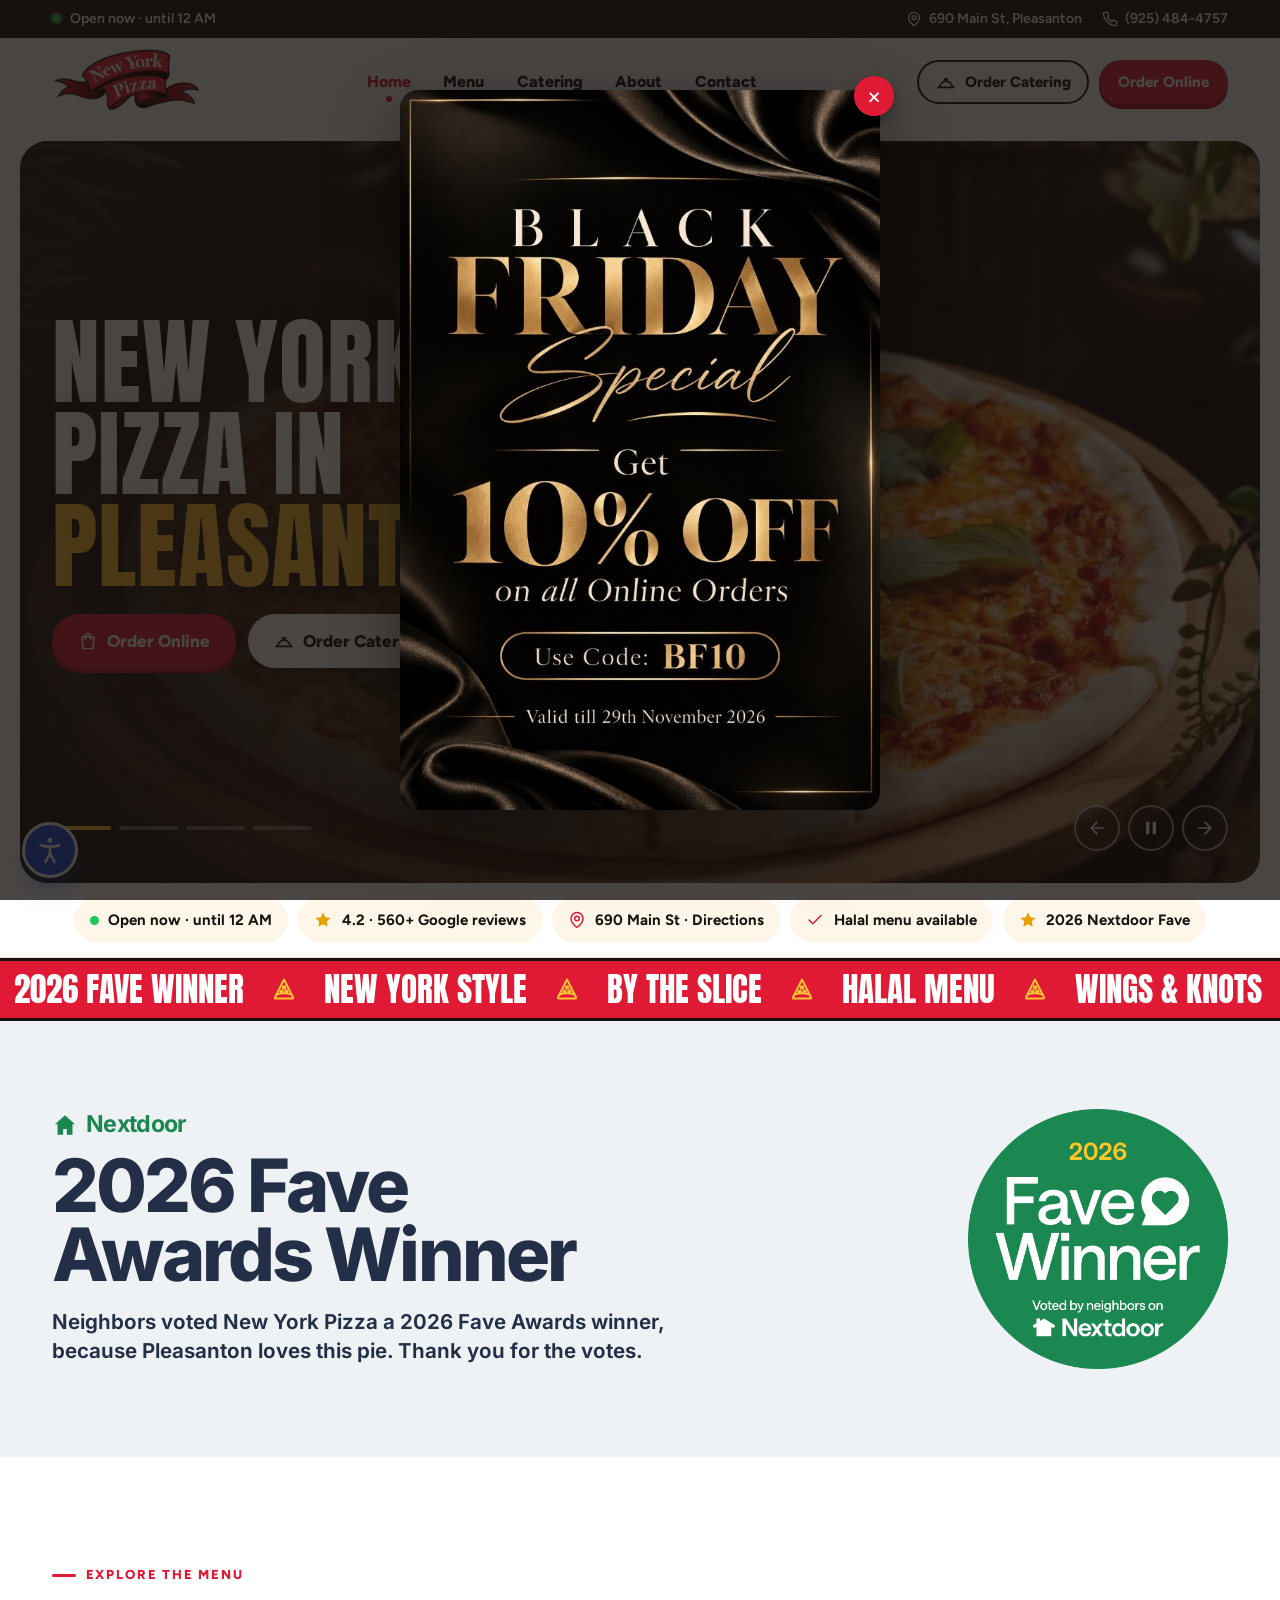
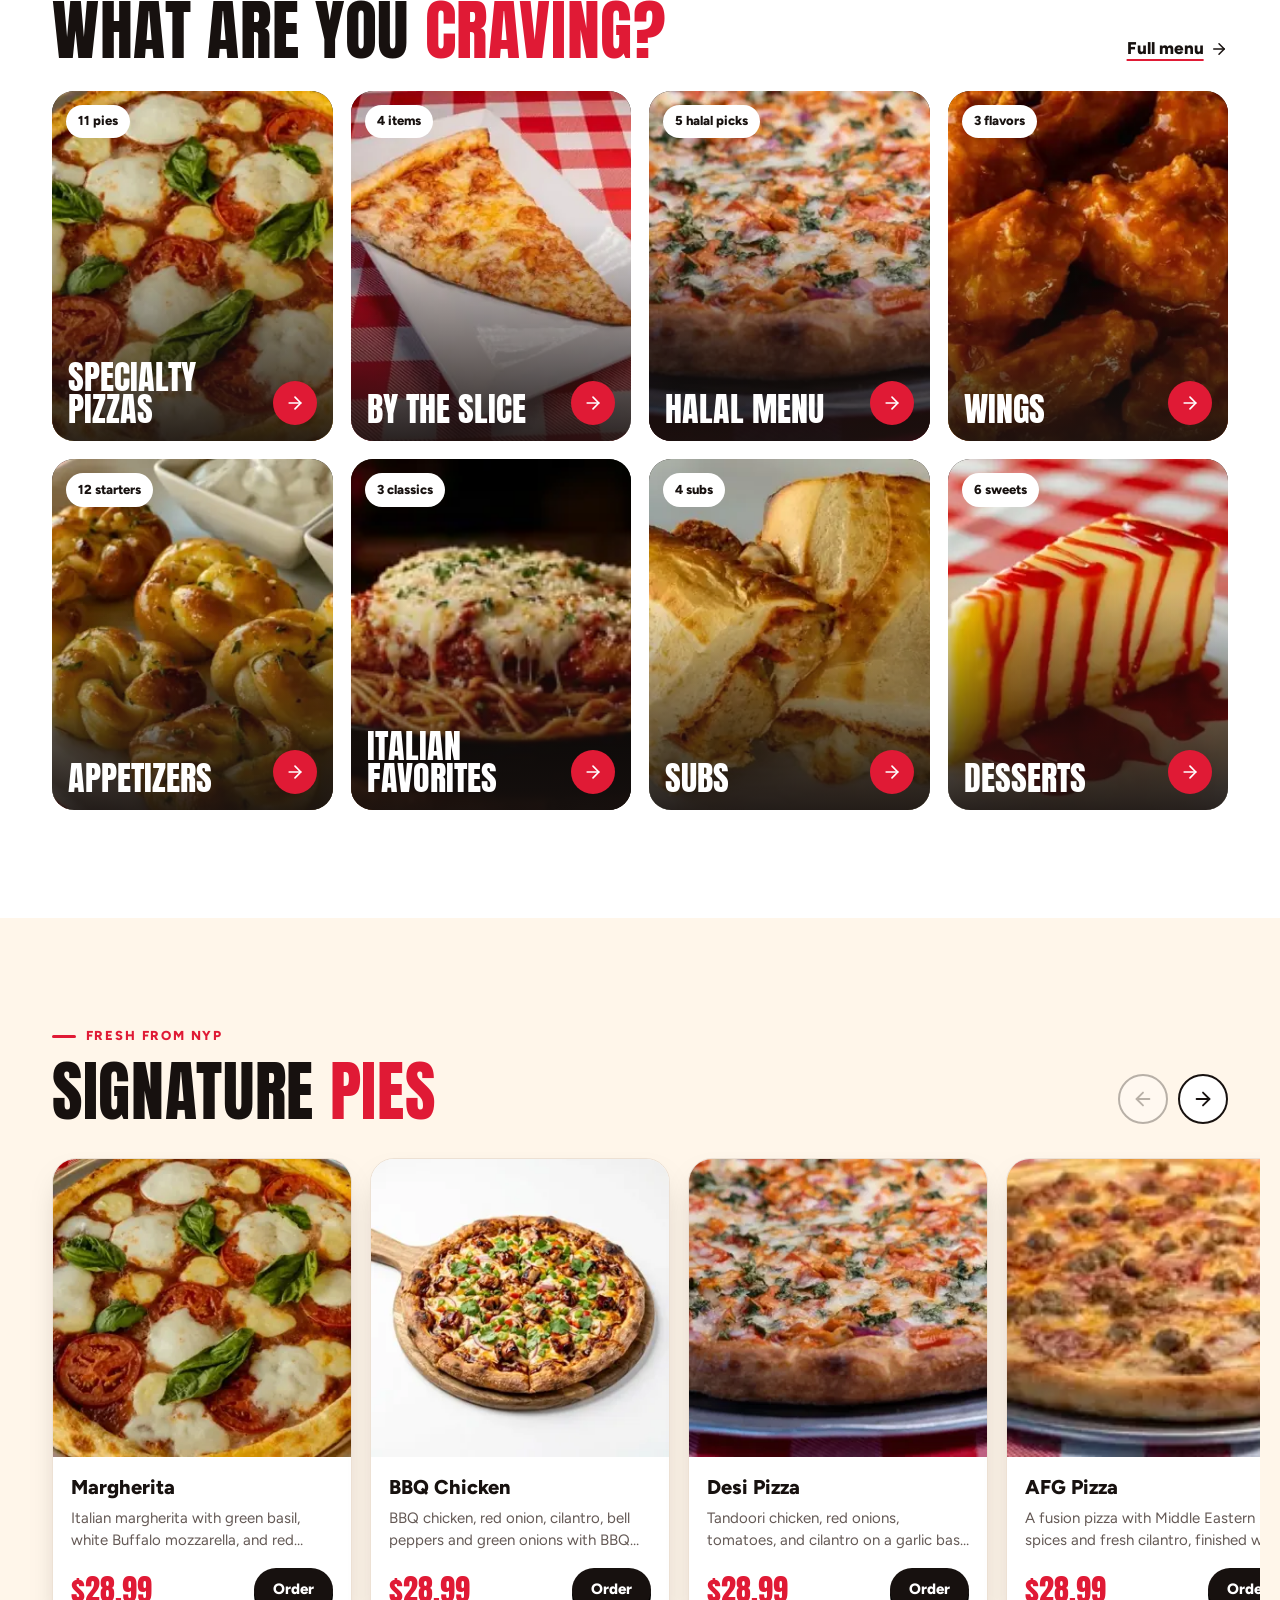
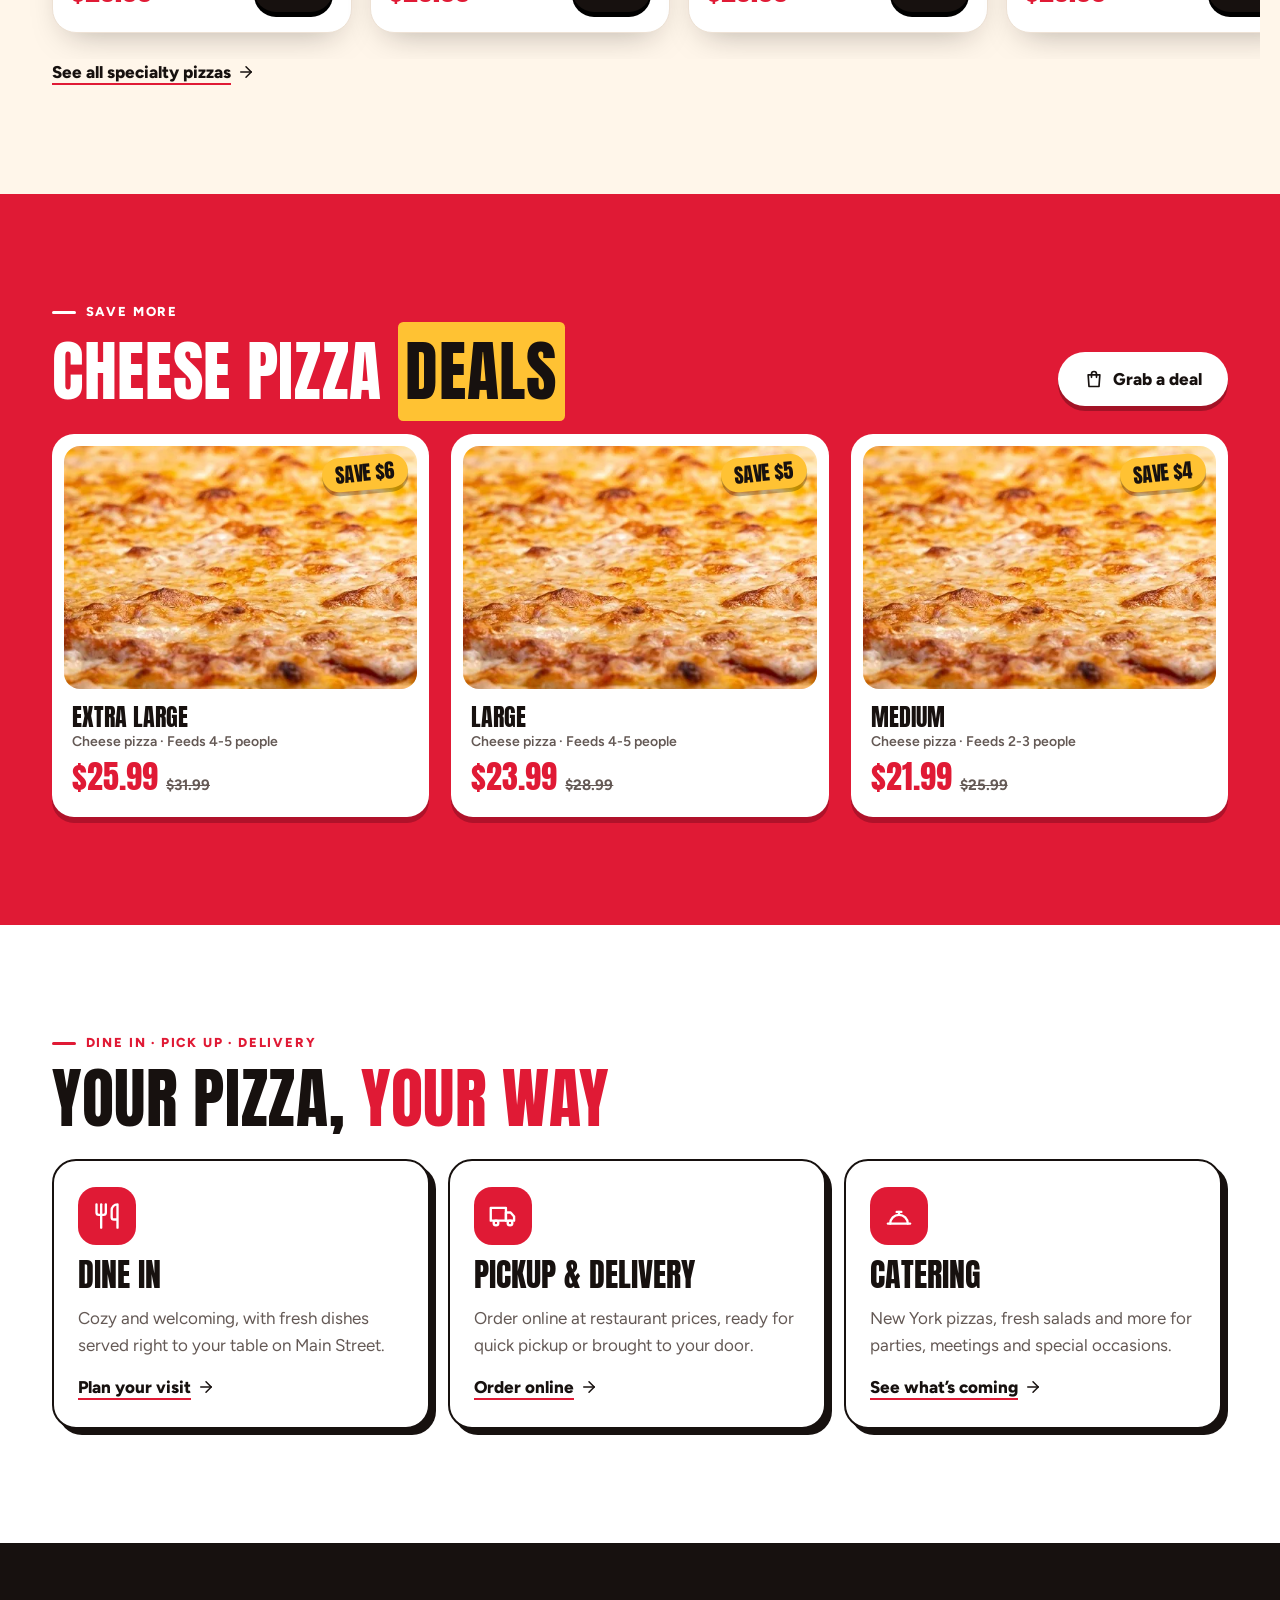
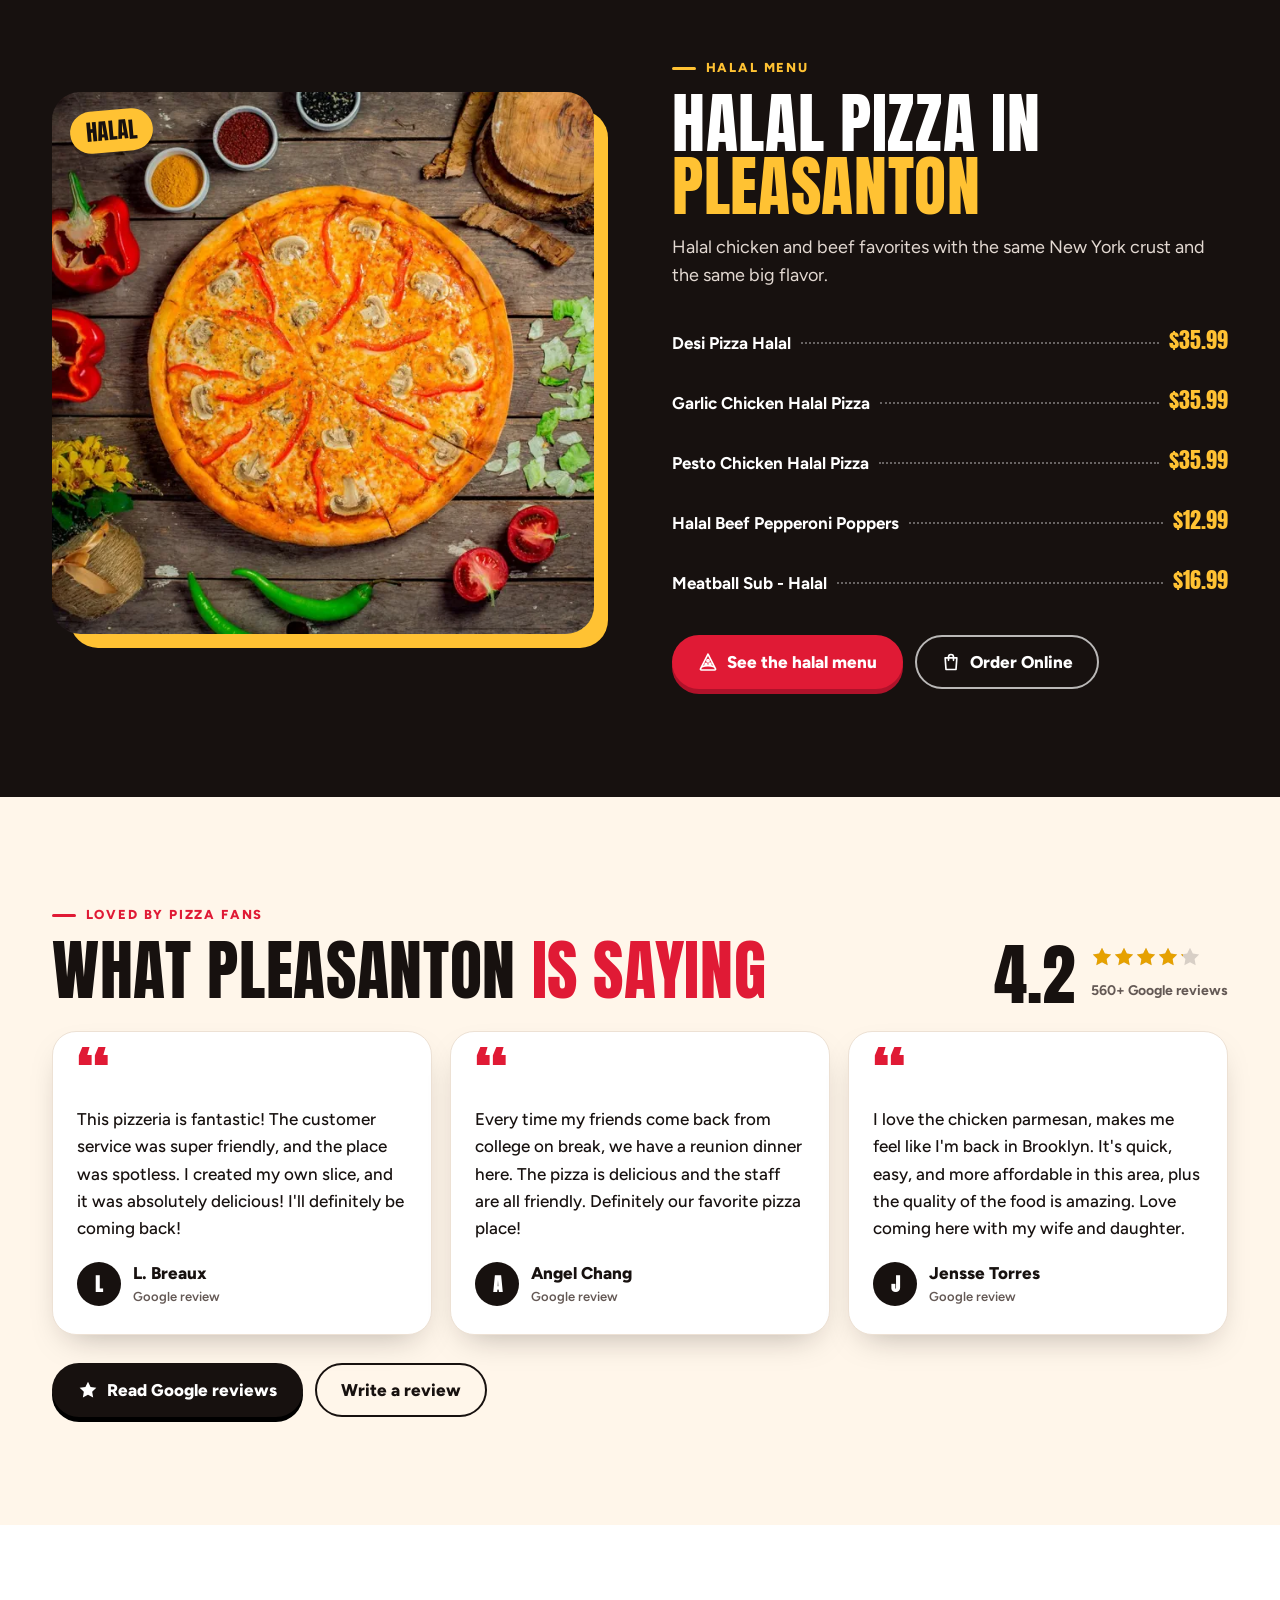
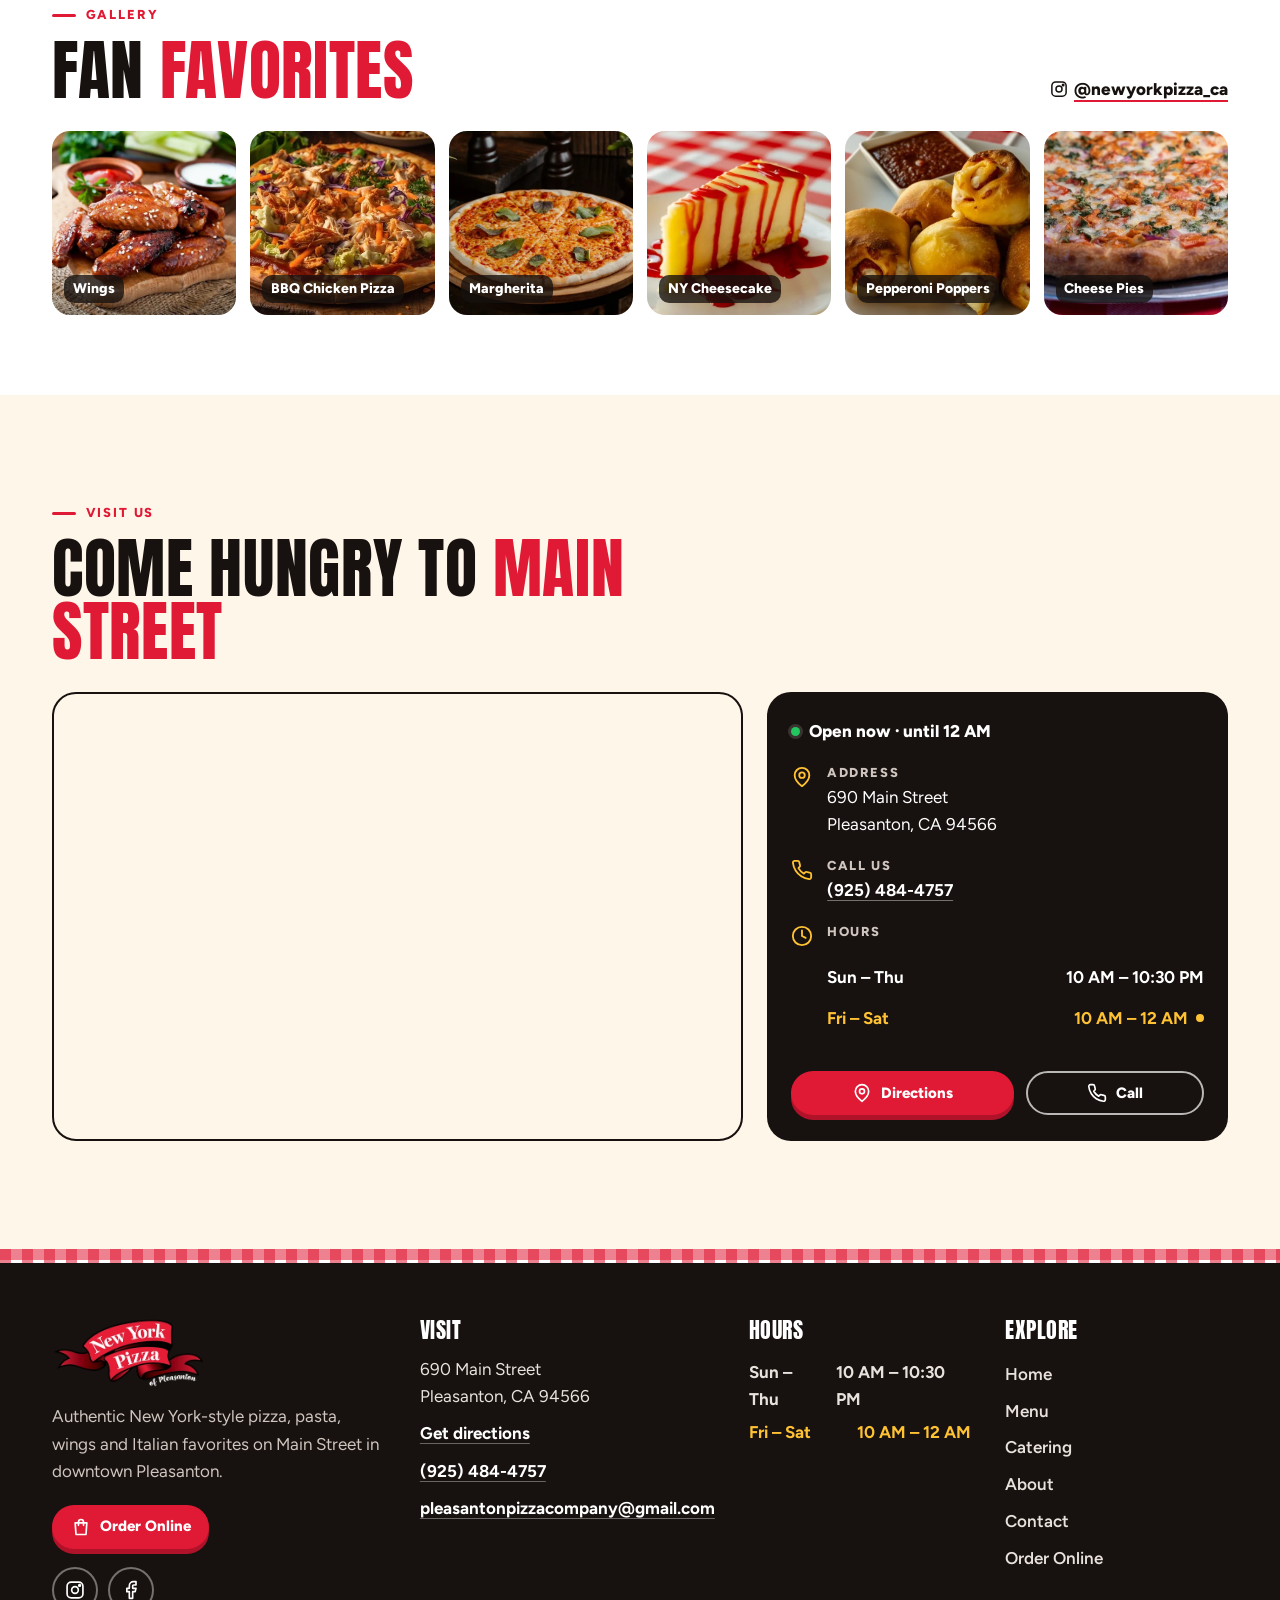
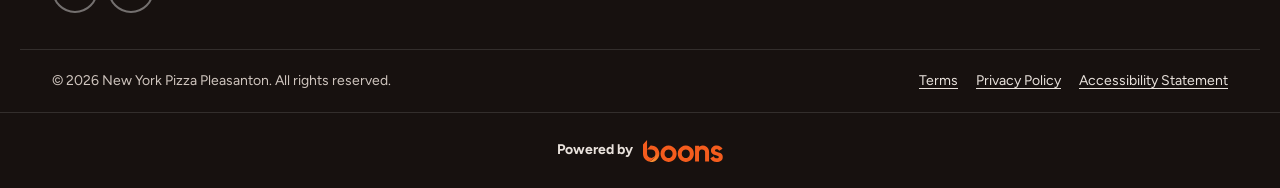
<file: index.html>
<!doctype html>
<html lang="en">
<head>
<meta charset="utf-8">
<meta name="viewport" content="width=device-width, initial-scale=1, viewport-fit=cover">
<title>New York Style Pizza in Pleasanton, CA | New York Pizza</title>
<meta name="description" content="Authentic New York-style pizza by the slice or pie, plus wings, pasta, subs and a halal menu at 690 Main St, Pleasanton. Order online for pickup or delivery.">
<meta name="robots" content="index, follow, max-image-preview:large">
<link rel="canonical" href="https://newyorkpizzapleasanton.com/">
<meta name="theme-color" content="#E01A35">
<meta name="author" content="New York Pizza Pleasanton">
<meta name="geo.region" content="US-CA">
<meta name="geo.placename" content="Pleasanton">
<meta property="og:type" content="website">
<meta property="og:site_name" content="New York Pizza Pleasanton">
<meta property="og:locale" content="en_US">
<meta property="og:title" content="New York Style Pizza in Pleasanton, CA | New York Pizza">
<meta property="og:description" content="Authentic New York-style pizza by the slice or pie, plus wings, pasta, subs and a halal menu at 690 Main St, Pleasanton. Order online for pickup or delivery.">
<meta property="og:url" content="https://newyorkpizzapleasanton.com/">
<meta property="og:image" content="https://newyorkpizzapleasanton.com/assets/img/og-image.jpg">
<meta property="og:image:width" content="1200">
<meta property="og:image:height" content="630">
<meta property="og:image:alt" content="New York Pizza Pleasanton">
<meta name="twitter:card" content="summary_large_image">
<meta name="twitter:title" content="New York Style Pizza in Pleasanton, CA | New York Pizza">
<meta name="twitter:description" content="Authentic New York-style pizza by the slice or pie, plus wings, pasta, subs and a halal menu at 690 Main St, Pleasanton. Order online for pickup or delivery.">
<meta name="twitter:image" content="https://newyorkpizzapleasanton.com/assets/img/og-image.jpg">
<link rel="icon" href="favicon.ico" sizes="48x48">
<link rel="icon" type="image/png" sizes="32x32" href="assets/img/favicon-32.png">
<link rel="apple-touch-icon" href="assets/img/apple-touch-icon.png">
<link rel="manifest" href="site.webmanifest">
<link rel="preload" href="assets/fonts/anton-latin.woff2" as="font" type="font/woff2" crossorigin>
<link rel="preload" href="assets/fonts/figtree-latin.woff2" as="font" type="font/woff2" crossorigin>
<link rel="preload" as="image" href="assets/img/site/hero-margherita.webp" imagesrcset="assets/img/site/hero-margherita-640.webp 640w, assets/img/site/hero-margherita.webp 996w" imagesizes="(min-width: 1024px) 1440px, 100vw" fetchpriority="high">
<link rel="stylesheet" href="assets/css/style.css">
<script>document.documentElement.classList.add('js');try{var s=JSON.parse(localStorage.getItem('nyp-a11y'));if(s){var r=document.documentElement,z=[1,1.12,1.25,1.37,1.5];if(s.fs)r.style.setProperty('--a11y-fs',z[s.fs]||1);['contrast','gray','links','font','spacing','lines','cursor','still','noimg'].forEach(function(k){if(s[k])r.classList.add('a11y-'+k)})}}catch(e){}</script>
<script type="application/ld+json">{"@context":"https://schema.org","@type":"Restaurant","@id":"https://newyorkpizzapleasanton.com/#restaurant","name":"New York Pizza","alternateName":"New York Pizza Pleasanton","description":"Authentic New York-style pizza by the slice or pie, wings, pasta, subs, salads, desserts and a halal menu in downtown Pleasanton, CA.","url":"https://newyorkpizzapleasanton.com/","logo":"https://newyorkpizzapleasanton.com/assets/img/logo.png","image":["https://newyorkpizzapleasanton.com/assets/img/og-image.jpg","https://newyorkpizzapleasanton.com/assets/img/site/hero-margherita.webp"],"telephone":"+1-925-484-4757","email":"pleasantonpizzacompany@gmail.com","priceRange":"$$","award":"2026 Nextdoor Fave Awards","servesCuisine":["Pizza","New York Style Pizza","Italian","Halal"],"address":{"@type":"PostalAddress","streetAddress":"690 Main Street","addressLocality":"Pleasanton","addressRegion":"CA","postalCode":"94566","addressCountry":"US"},"hasMap":"https://www.google.com/maps/search/?api=1&query=New+York+Pizza+690+Main+Street+Pleasanton+CA+94566","openingHoursSpecification":[{"@type":"OpeningHoursSpecification","dayOfWeek":["Sunday","Monday","Tuesday","Wednesday","Thursday"],"opens":"10:00","closes":"22:30"},{"@type":"OpeningHoursSpecification","dayOfWeek":["Friday","Saturday"],"opens":"10:00","closes":"00:00"}],"hasMenu":"https://newyorkpizzapleasanton.com/menu.html","acceptsReservations":false,"sameAs":["https://www.instagram.com/newyorkpizza_ca/","https://www.facebook.com/profile.php?id=61567087062915"],"potentialAction":{"@type":"OrderAction","target":{"@type":"EntryPoint","urlTemplate":"https://order.boons.io/site/new-york-pizza/221/y","actionPlatform":["https://schema.org/DesktopWebPlatform","https://schema.org/MobileWebPlatform"]}}}</script>
<script type="application/ld+json">{"@context":"https://schema.org","@type":"WebSite","@id":"https://newyorkpizzapleasanton.com/#website","name":"New York Pizza Pleasanton","url":"https://newyorkpizzapleasanton.com/","publisher":{"@id":"https://newyorkpizzapleasanton.com/#restaurant"}}</script>
</head>
<body>
<a class="skip-link" href="#main">Skip to main content</a>
<svg width="0" height="0" style="position:absolute" aria-hidden="true" focusable="false"><defs><symbol id="i-phone" viewBox="0 0 24 24" fill="none" stroke="currentColor" stroke-width="2" stroke-linecap="round" stroke-linejoin="round"><path d="M22 16.92v3a2 2 0 0 1-2.18 2 19.79 19.79 0 0 1-8.63-3.07 19.5 19.5 0 0 1-6-6 19.79 19.79 0 0 1-3.07-8.67A2 2 0 0 1 4.11 2h3a2 2 0 0 1 2 1.72c.13.96.36 1.9.7 2.81a2 2 0 0 1-.45 2.11L8.09 9.91a16 16 0 0 0 6 6l1.27-1.27a2 2 0 0 1 2.11-.45c.91.34 1.85.57 2.81.7A2 2 0 0 1 22 16.92z"/></symbol><symbol id="i-pin" viewBox="0 0 24 24" fill="none" stroke="currentColor" stroke-width="2" stroke-linecap="round" stroke-linejoin="round"><path d="M20 10c0 6-8 12-8 12s-8-6-8-12a8 8 0 0 1 16 0z"/><circle cx="12" cy="10" r="3"/></symbol><symbol id="i-clock" viewBox="0 0 24 24" fill="none" stroke="currentColor" stroke-width="2" stroke-linecap="round" stroke-linejoin="round"><circle cx="12" cy="12" r="10"/><polyline points="12 6 12 12 16 14"/></symbol><symbol id="i-menu" viewBox="0 0 24 24" fill="none" stroke="currentColor" stroke-width="2" stroke-linecap="round" stroke-linejoin="round"><line x1="3" y1="7" x2="21" y2="7"/><line x1="3" y1="12" x2="21" y2="12"/><line x1="3" y1="17" x2="15" y2="17"/></symbol><symbol id="i-x" viewBox="0 0 24 24" fill="none" stroke="currentColor" stroke-width="2" stroke-linecap="round" stroke-linejoin="round"><line x1="18" y1="6" x2="6" y2="18"/><line x1="6" y1="6" x2="18" y2="18"/></symbol><symbol id="i-arrow-right" viewBox="0 0 24 24" fill="none" stroke="currentColor" stroke-width="2" stroke-linecap="round" stroke-linejoin="round"><line x1="5" y1="12" x2="19" y2="12"/><polyline points="12 5 19 12 12 19"/></symbol><symbol id="i-arrow-left" viewBox="0 0 24 24" fill="none" stroke="currentColor" stroke-width="2" stroke-linecap="round" stroke-linejoin="round"><line x1="19" y1="12" x2="5" y2="12"/><polyline points="12 19 5 12 12 5"/></symbol><symbol id="i-home" viewBox="0 0 24 24" fill="none" stroke="currentColor" stroke-width="2" stroke-linecap="round" stroke-linejoin="round"><path d="M3 10.5 12 3l9 7.5V20a1 1 0 0 1-1 1h-5v-6H9v6H4a1 1 0 0 1-1-1z"/></symbol><symbol id="i-slice" viewBox="0 0 24 24" fill="none" stroke="currentColor" stroke-width="2" stroke-linecap="round" stroke-linejoin="round"><path d="M12 2.5 3 20.2a1 1 0 0 0 .9 1.4h16.2a1 1 0 0 0 .9-1.4z"/><path d="M4.6 17.6c4.8-1.7 10-1.7 14.8 0"/><circle cx="12" cy="10.5" r="1.3"/><circle cx="9.6" cy="14.6" r="1.1"/><circle cx="14.4" cy="14.4" r="1.1"/></symbol><symbol id="i-bag" viewBox="0 0 24 24" fill="none" stroke="currentColor" stroke-width="2" stroke-linecap="round" stroke-linejoin="round"><path d="M5 7h14l-1 14H6z"/><path d="M9 10V6a3 3 0 0 1 6 0v4"/></symbol><symbol id="i-tray" viewBox="0 0 24 24" fill="none" stroke="currentColor" stroke-width="2" stroke-linecap="round" stroke-linejoin="round"><path d="M2.5 18.5h19"/><path d="M4.5 18.5a7.5 7.5 0 0 1 15 0"/><path d="M12 11V8.5"/><path d="M10 8.5h4"/></symbol><symbol id="i-search" viewBox="0 0 24 24" fill="none" stroke="currentColor" stroke-width="2" stroke-linecap="round" stroke-linejoin="round"><circle cx="11" cy="11" r="7"/><line x1="21" y1="21" x2="16.65" y2="16.65"/></symbol><symbol id="i-instagram" viewBox="0 0 24 24" fill="none" stroke="currentColor" stroke-width="2" stroke-linecap="round" stroke-linejoin="round"><rect x="2.5" y="2.5" width="19" height="19" rx="5"/><circle cx="12" cy="12" r="4"/><circle cx="17.5" cy="6.5" r="1" fill="currentColor"/></symbol><symbol id="i-facebook" viewBox="0 0 24 24" fill="none" stroke="currentColor" stroke-width="2" stroke-linecap="round" stroke-linejoin="round"><path d="M18 2h-3a5 5 0 0 0-5 5v3H7v4h3v8h4v-8h3l1-4h-4V7a1 1 0 0 1 1-1h3z"/></symbol><symbol id="i-play" viewBox="0 0 24 24" fill="none" stroke="currentColor" stroke-width="2" stroke-linecap="round" stroke-linejoin="round"><polygon points="7 4 20 12 7 20 7 4" fill="currentColor"/></symbol><symbol id="i-pause" viewBox="0 0 24 24" fill="none" stroke="currentColor" stroke-width="2" stroke-linecap="round" stroke-linejoin="round"><rect x="6" y="4.5" width="4" height="15" rx="1" fill="currentColor" stroke="none"/><rect x="14" y="4.5" width="4" height="15" rx="1" fill="currentColor" stroke="none"/></symbol><symbol id="i-plus" viewBox="0 0 24 24" fill="none" stroke="currentColor" stroke-width="2" stroke-linecap="round" stroke-linejoin="round"><line x1="12" y1="5" x2="12" y2="19"/><line x1="5" y1="12" x2="19" y2="12"/></symbol><symbol id="i-mail" viewBox="0 0 24 24" fill="none" stroke="currentColor" stroke-width="2" stroke-linecap="round" stroke-linejoin="round"><rect x="2" y="4" width="20" height="16" rx="2"/><path d="m22 6-10 7L2 6"/></symbol><symbol id="i-truck" viewBox="0 0 24 24" fill="none" stroke="currentColor" stroke-width="2" stroke-linecap="round" stroke-linejoin="round"><path d="M1.5 5h13v11h-13z"/><path d="M14.5 9h4l3 3.5V16h-7z"/><circle cx="6" cy="18" r="2"/><circle cx="18" cy="18" r="2"/></symbol><symbol id="i-utensils" viewBox="0 0 24 24" fill="none" stroke="currentColor" stroke-width="2" stroke-linecap="round" stroke-linejoin="round"><path d="M3 2v7c0 1.1.9 2 2 2h4a2 2 0 0 0 2-2V2"/><path d="M7 2v20"/><path d="M21 15V2a5 5 0 0 0-5 5v6c0 1.1.9 2 2 2h3zm0 0v7"/></symbol><symbol id="i-gift" viewBox="0 0 24 24" fill="none" stroke="currentColor" stroke-width="2" stroke-linecap="round" stroke-linejoin="round"><rect x="3" y="8" width="18" height="4" rx="1"/><path d="M12 8v13"/><path d="M19 12v7a2 2 0 0 1-2 2H7a2 2 0 0 1-2-2v-7"/><path d="M7.5 8a2.5 2.5 0 0 1 0-5C11 3 12 8 12 8s1-5 4.5-5a2.5 2.5 0 0 1 0 5"/></symbol><symbol id="i-star" viewBox="0 0 24 24" fill="none" stroke="currentColor" stroke-width="2" stroke-linecap="round" stroke-linejoin="round"><polygon points="12 2 15.09 8.26 22 9.27 17 14.14 18.18 21.02 12 17.77 5.82 21.02 7 14.14 2 9.27 8.91 8.26 12 2" fill="currentColor" stroke="none"/></symbol><symbol id="i-flame" viewBox="0 0 24 24" fill="none" stroke="currentColor" stroke-width="2" stroke-linecap="round" stroke-linejoin="round"><path d="M8.5 14.5A2.5 2.5 0 0 0 11 12c0-1.38-.5-2-1-3-1.07-2.14-.22-4.05 2-6 .5 2.5 2 4.9 4 6.5 2 1.6 3 3.5 3 5.5a7 7 0 1 1-14 0c0-1.15.43-2.29 1-3a2.5 2.5 0 0 0 2.5 2.5z"/></symbol><symbol id="i-tag" viewBox="0 0 24 24" fill="none" stroke="currentColor" stroke-width="2" stroke-linecap="round" stroke-linejoin="round"><path d="M20.6 13.4 13.4 20.6a2 2 0 0 1-2.8 0L2 12V2h10l8.6 8.6a2 2 0 0 1 0 2.8z"/><circle cx="7" cy="7" r="1.5"/></symbol><symbol id="i-users" viewBox="0 0 24 24" fill="none" stroke="currentColor" stroke-width="2" stroke-linecap="round" stroke-linejoin="round"><path d="M17 21v-2a4 4 0 0 0-4-4H5a4 4 0 0 0-4 4v2"/><circle cx="9" cy="7" r="4"/><path d="M23 21v-2a4 4 0 0 0-3-3.87"/><path d="M16 3.13a4 4 0 0 1 0 7.75"/></symbol><symbol id="i-check" viewBox="0 0 24 24" fill="none" stroke="currentColor" stroke-width="2" stroke-linecap="round" stroke-linejoin="round"><polyline points="20 6 9 17 4 12"/></symbol><symbol id="i-external" viewBox="0 0 24 24" fill="none" stroke="currentColor" stroke-width="2" stroke-linecap="round" stroke-linejoin="round"><path d="M18 13v6a2 2 0 0 1-2 2H5a2 2 0 0 1-2-2V8a2 2 0 0 1 2-2h6"/><polyline points="15 3 21 3 21 9"/><line x1="10" y1="14" x2="21" y2="3"/></symbol><symbol id="i-access" viewBox="0 0 24 24" fill="none" stroke="currentColor" stroke-width="2" stroke-linecap="round" stroke-linejoin="round"><circle cx="12" cy="4.2" r="2" fill="currentColor" stroke="none"/><path d="M4.5 8.2c2.5.8 5 1.2 7.5 1.2s5-.4 7.5-1.2"/><path d="M12 9.4v5.2"/><path d="m8.4 21.5 3.6-6.9 3.6 6.9"/></symbol><symbol id="i-contrast" viewBox="0 0 24 24" fill="none" stroke="currentColor" stroke-width="2" stroke-linecap="round" stroke-linejoin="round"><circle cx="12" cy="12" r="9"/><path d="M12 3a9 9 0 0 1 0 18z" fill="currentColor"/></symbol><symbol id="i-drop" viewBox="0 0 24 24" fill="none" stroke="currentColor" stroke-width="2" stroke-linecap="round" stroke-linejoin="round"><path d="M12 2.7 6.3 8.4a8 8 0 1 0 11.4 0z"/><path d="M12 2.7V21.5"/></symbol><symbol id="i-underline" viewBox="0 0 24 24" fill="none" stroke="currentColor" stroke-width="2" stroke-linecap="round" stroke-linejoin="round"><path d="M6 4v6a6 6 0 0 0 12 0V4"/><line x1="4" y1="21" x2="20" y2="21"/></symbol><symbol id="i-font" viewBox="0 0 24 24" fill="none" stroke="currentColor" stroke-width="2" stroke-linecap="round" stroke-linejoin="round"><polyline points="4 7 4 4 20 4 20 7"/><line x1="9" y1="20" x2="15" y2="20"/><line x1="12" y1="4" x2="12" y2="20"/></symbol><symbol id="i-spacing" viewBox="0 0 24 24" fill="none" stroke="currentColor" stroke-width="2" stroke-linecap="round" stroke-linejoin="round"><path d="m3 15 4-10 4 10"/><path d="M4.6 11h4.8"/><path d="M14 5v10"/><path d="M14 5h3.5a2.5 2.5 0 0 1 0 5H14"/><path d="M14 10h4a2.5 2.5 0 0 1 0 5h-4"/><path d="M3 20h18"/><polyline points="6 18 3 20 6 22"/><polyline points="18 18 21 20 18 22"/></symbol><symbol id="i-lines" viewBox="0 0 24 24" fill="none" stroke="currentColor" stroke-width="2" stroke-linecap="round" stroke-linejoin="round"><line x1="9" y1="6" x2="21" y2="6"/><line x1="9" y1="12" x2="21" y2="12"/><line x1="9" y1="18" x2="21" y2="18"/><polyline points="3 8 5 5 7 8"/><polyline points="3 16 5 19 7 16"/><line x1="5" y1="5" x2="5" y2="19"/></symbol><symbol id="i-cursor" viewBox="0 0 24 24" fill="none" stroke="currentColor" stroke-width="2" stroke-linecap="round" stroke-linejoin="round"><path d="m4 3 7 18 2.5-7.5L21 11z"/></symbol><symbol id="i-noimg" viewBox="0 0 24 24" fill="none" stroke="currentColor" stroke-width="2" stroke-linecap="round" stroke-linejoin="round"><rect x="3" y="3" width="18" height="18" rx="2"/><circle cx="9" cy="9" r="2"/><path d="m21 15-5-5L5 21"/><line x1="2" y1="2" x2="22" y2="22"/></symbol><symbol id="i-guide" viewBox="0 0 24 24" fill="none" stroke="currentColor" stroke-width="2" stroke-linecap="round" stroke-linejoin="round"><rect x="2" y="9" width="20" height="6" rx="1.5"/><line x1="2" y1="4" x2="22" y2="4"/><line x1="2" y1="20" x2="22" y2="20"/></symbol><symbol id="i-reset" viewBox="0 0 24 24" fill="none" stroke="currentColor" stroke-width="2" stroke-linecap="round" stroke-linejoin="round"><polyline points="1 4 1 10 7 10"/><path d="M3.5 15a9 9 0 1 0 2.1-9.4L1 10"/></symbol></defs></svg>
<div class="topbar on-dark">
  <div class="container">
    <p class="status" data-open-status><span class="status-dot" aria-hidden="true"></span><span class="status-text">Open daily from 10 AM</span></p>
    <div class="tb-right">
      <a class="tb-addr" href="https://www.google.com/maps/dir/?api=1&amp;destination=New+York+Pizza%2C+690+Main+Street%2C+Pleasanton%2C+CA+94566" target="_blank" rel="noopener"><svg class="icon" aria-hidden="true" focusable="false"><use href="#i-pin"></use></svg>690 Main St, Pleasanton<span class="sr-only"> (opens in a new tab)</span></a>
      <a href="tel:+19254844757"><svg class="icon" aria-hidden="true" focusable="false"><use href="#i-phone"></use></svg>(925) 484-4757</a>
    </div>
  </div>
</div>
<header class="site-header">
  <div class="container header-inner">
    <a class="brand" href="index.html" aria-label="New York Pizza Pleasanton, home"><img src="assets/img/logo.webp" alt="New York Pizza" width="375" height="160"></a>
    <nav class="main-nav" aria-label="Main"><a href="index.html" aria-current="page">Home</a><a href="menu.html">Menu</a><a href="catering.html">Catering</a><a href="about.html">About</a><a href="contact.html">Contact</a></nav>
    <div class="header-cta">
      <a class="btn btn-outline btn-sm btn-catering" href="catering.html"><svg class="icon" aria-hidden="true" focusable="false"><use href="#i-tray"></use></svg>Order Catering</a>
      <a class="btn btn-red btn-sm" href="https://order.boons.io/site/new-york-pizza/221/y" target="_blank" rel="noopener">Order Online<span class="sr-only"> (opens in a new tab)</span></a>
      <button class="menu-toggle" type="button" data-drawer-open aria-expanded="false" aria-controls="drawer" aria-label="Open menu"><svg class="icon" aria-hidden="true" focusable="false"><use href="#i-menu"></use></svg></button>
    </div>
  </div>
</header>
<div class="drawer on-dark" id="drawer" role="dialog" aria-modal="true" aria-label="Site menu" inert>
  <div class="drawer-top">
    <a href="index.html" aria-label="New York Pizza Pleasanton, home"><img src="assets/img/logo.webp" alt="New York Pizza" width="375" height="160" loading="lazy" decoding="async"></a>
    <button class="drawer-close" type="button" data-drawer-close aria-label="Close menu"><svg class="icon" aria-hidden="true" focusable="false"><use href="#i-x"></use></svg></button>
  </div>
  <nav aria-label="Mobile"><ul class="drawer-nav"><li><a href="index.html" aria-current="page">Home<svg class="icon" aria-hidden="true" focusable="false"><use href="#i-arrow-right"></use></svg></a></li><li><a href="menu.html">Menu<svg class="icon" aria-hidden="true" focusable="false"><use href="#i-arrow-right"></use></svg></a></li><li><a href="catering.html">Catering<svg class="icon" aria-hidden="true" focusable="false"><use href="#i-arrow-right"></use></svg></a></li><li><a href="about.html">About<svg class="icon" aria-hidden="true" focusable="false"><use href="#i-arrow-right"></use></svg></a></li><li><a href="contact.html">Contact<svg class="icon" aria-hidden="true" focusable="false"><use href="#i-arrow-right"></use></svg></a></li></ul></nav>
  <div class="drawer-actions">
    <a class="btn btn-red" href="https://order.boons.io/site/new-york-pizza/221/y" target="_blank" rel="noopener"><svg class="icon" aria-hidden="true" focusable="false"><use href="#i-bag"></use></svg>Order Online<span class="sr-only"> (opens in a new tab)</span></a>
    <a class="btn btn-outline" href="catering.html">Catering</a>
  </div>
  <div class="drawer-info">
    <p class="status" data-open-status><span class="status-dot" aria-hidden="true"></span><span class="status-text">Open daily from 10 AM</span></p>
    <p>690 Main Street, Pleasanton, CA 94566</p>
    <p><a href="tel:+19254844757">(925) 484-4757</a></p>
  </div>
  <div class="drawer-social">
    <a class="social-btn" href="https://www.instagram.com/newyorkpizza_ca/" target="_blank" rel="noopener" aria-label="New York Pizza on Instagram (opens in a new tab)"><svg class="icon" aria-hidden="true" focusable="false"><use href="#i-instagram"></use></svg></a>
    <a class="social-btn" href="https://www.facebook.com/profile.php?id=61567087062915" target="_blank" rel="noopener" aria-label="New York Pizza on Facebook (opens in a new tab)"><svg class="icon" aria-hidden="true" focusable="false"><use href="#i-facebook"></use></svg></a>
  </div>
</div>
<main id="main" tabindex="-1">
<section class="hero on-dark" data-slider aria-roledescription="carousel" aria-label="Featured at New York Pizza">
  <div class="hero-viewport">
    <div class="slide is-active" role="group" aria-roledescription="slide" aria-label="1 of 4">
        <img src="assets/img/site/hero-margherita.webp" srcset="assets/img/site/hero-margherita-640.webp 640w, assets/img/site/hero-margherita.webp 996w" sizes="(min-width: 1024px) 1440px, 100vw" alt="Margherita pizza with fresh basil and mozzarella on a wooden board" width="996" height="797" fetchpriority="high">
        <div class="container slide-content">
          <h1 class="display slide-title">New York Style Pizza in <span class="hl">Pleasanton, CA</span></h1>
          <div class="slide-actions"><a class="btn btn-red" href="https://order.boons.io/site/new-york-pizza/221/y" target="_blank" rel="noopener"><svg class="icon" aria-hidden="true" focusable="false"><use href="#i-bag"></use></svg>Order Online<span class="sr-only"> (opens in a new tab)</span></a><a class="btn btn-light" href="catering.html"><svg class="icon" aria-hidden="true" focusable="false"><use href="#i-tray"></use></svg>Order Catering</a></div>
        </div>
      </div><div class="slide" role="group" aria-roledescription="slide" aria-label="2 of 4" aria-hidden="true">
        <img src="[data-uri]" data-src="assets/img/site/hero-peppers.webp" data-srcset="assets/img/site/hero-peppers-640.webp 640w, assets/img/site/hero-peppers.webp 740w" sizes="(min-width: 1024px) 1440px, 100vw" alt="Specialty pizza with red bell peppers and mushrooms" width="740" height="740" decoding="async">
        <div class="container slide-content">
          <h2 class="display slide-title">Handcrafted <span class="hl">Specialty Pies</span>, Fresh From the Oven</h2>
          <div class="slide-actions"><a class="btn btn-red" href="https://order.boons.io/site/new-york-pizza/221/y" target="_blank" rel="noopener"><svg class="icon" aria-hidden="true" focusable="false"><use href="#i-bag"></use></svg>Order Online<span class="sr-only"> (opens in a new tab)</span></a><a class="btn btn-light" href="catering.html"><svg class="icon" aria-hidden="true" focusable="false"><use href="#i-tray"></use></svg>Order Catering</a></div>
        </div>
      </div><div class="slide" role="group" aria-roledescription="slide" aria-label="3 of 4" aria-hidden="true">
        <img src="[data-uri]" data-src="assets/img/site/hero-wings.webp" data-srcset="assets/img/site/hero-wings-640.webp 640w, assets/img/site/hero-wings.webp 1380w" sizes="(min-width: 1024px) 1440px, 100vw" alt="Glazed chicken wings on a wooden board with dipping sauces" width="1380" height="916" decoding="async">
        <div class="container slide-content">
          <h2 class="display slide-title">Wings, Garlic Knots &amp; <span class="hl">Game-Day Bites</span></h2>
          <div class="slide-actions"><a class="btn btn-red" href="https://order.boons.io/site/new-york-pizza/221/y" target="_blank" rel="noopener"><svg class="icon" aria-hidden="true" focusable="false"><use href="#i-bag"></use></svg>Order Online<span class="sr-only"> (opens in a new tab)</span></a><a class="btn btn-light" href="catering.html"><svg class="icon" aria-hidden="true" focusable="false"><use href="#i-tray"></use></svg>Order Catering</a></div>
        </div>
      </div><div class="slide" role="group" aria-roledescription="slide" aria-label="4 of 4" aria-hidden="true">
        <img src="[data-uri]" data-src="assets/img/site/hero-halal.webp" data-srcset="assets/img/site/hero-halal-640.webp 640w, assets/img/site/hero-halal.webp 826w" sizes="(min-width: 1024px) 1440px, 100vw" alt="Pizza topped with mushrooms and red peppers" width="826" height="826" decoding="async">
        <div class="container slide-content">
          <h2 class="display slide-title">Halal Pizza in <span class="hl">Downtown Pleasanton</span></h2>
          <div class="slide-actions"><a class="btn btn-red" href="https://order.boons.io/site/new-york-pizza/221/y" target="_blank" rel="noopener"><svg class="icon" aria-hidden="true" focusable="false"><use href="#i-bag"></use></svg>Order Online<span class="sr-only"> (opens in a new tab)</span></a><a class="btn btn-light" href="catering.html"><svg class="icon" aria-hidden="true" focusable="false"><use href="#i-tray"></use></svg>Order Catering</a></div>
        </div>
      </div>
    <div class="container hero-controls">
      <div class="hero-dots"><button class="dot" type="button" aria-label="Show slide 1" aria-current="true"><span class="bar"></span></button><button class="dot" type="button" aria-label="Show slide 2"><span class="bar"></span></button><button class="dot" type="button" aria-label="Show slide 3"><span class="bar"></span></button><button class="dot" type="button" aria-label="Show slide 4"><span class="bar"></span></button></div>
      <div class="hero-arrows">
        <button class="round-btn" type="button" data-prev aria-label="Previous slide"><svg class="icon" aria-hidden="true" focusable="false"><use href="#i-arrow-left"></use></svg></button>
        <button class="round-btn" type="button" data-pause aria-label="Pause slideshow"><svg class="icon" aria-hidden="true" focusable="false"><use href="#i-pause"></use></svg></button>
        <button class="round-btn" type="button" data-next aria-label="Next slide"><svg class="icon" aria-hidden="true" focusable="false"><use href="#i-arrow-right"></use></svg></button>
      </div>
    </div>
  </div>
</section>
<section class="facts" aria-label="Quick info">
  <div class="container"><ul>
    <li><p class="fact status" data-open-status><span class="status-dot" aria-hidden="true"></span><span class="status-text">Open daily from 10 AM</span></p></li>
    <li><a class="fact" href="https://search.google.com/local/reviews?placeid=ChIJtwB-c6Ppj4ARAnIwf3IeWoU" target="_blank" rel="noopener"><svg class="icon star" aria-hidden="true" focusable="false"><use href="#i-star"></use></svg>4.2 &middot; 560+ Google reviews<span class="sr-only"> (opens in a new tab)</span></a></li>
    <li><a class="fact" href="https://www.google.com/maps/dir/?api=1&amp;destination=New+York+Pizza%2C+690+Main+Street%2C+Pleasanton%2C+CA+94566" target="_blank" rel="noopener"><svg class="icon" aria-hidden="true" focusable="false"><use href="#i-pin"></use></svg>690 Main St &middot; Directions<span class="sr-only"> (opens in a new tab)</span></a></li>
    <li><a class="fact" href="menu.html#halal-menu"><svg class="icon" aria-hidden="true" focusable="false"><use href="#i-check"></use></svg>Halal menu available</a></li>
    <li><a class="fact" href="#fave"><svg class="icon star" aria-hidden="true" focusable="false"><use href="#i-star"></use></svg>2026 Nextdoor Fave</a></li>
  </ul></div>
</section>
<div class="ticker" aria-hidden="true"><div class="ticker-track"><div class="ticker-group"><span>2026 Fave Winner</span><svg class="icon" aria-hidden="true" focusable="false"><use href="#i-slice"></use></svg><span>New York Style</span><svg class="icon" aria-hidden="true" focusable="false"><use href="#i-slice"></use></svg><span>By the Slice</span><svg class="icon" aria-hidden="true" focusable="false"><use href="#i-slice"></use></svg><span>Halal Menu</span><svg class="icon" aria-hidden="true" focusable="false"><use href="#i-slice"></use></svg><span>Wings &amp; Knots</span><svg class="icon" aria-hidden="true" focusable="false"><use href="#i-slice"></use></svg><span>Calzones</span><svg class="icon" aria-hidden="true" focusable="false"><use href="#i-slice"></use></svg><span>Cannoli</span><svg class="icon" aria-hidden="true" focusable="false"><use href="#i-slice"></use></svg><span>Order Online</span><svg class="icon" aria-hidden="true" focusable="false"><use href="#i-slice"></use></svg><span>Downtown Pleasanton</span><svg class="icon" aria-hidden="true" focusable="false"><use href="#i-slice"></use></svg></div><div class="ticker-group"><span>2026 Fave Winner</span><svg class="icon" aria-hidden="true" focusable="false"><use href="#i-slice"></use></svg><span>New York Style</span><svg class="icon" aria-hidden="true" focusable="false"><use href="#i-slice"></use></svg><span>By the Slice</span><svg class="icon" aria-hidden="true" focusable="false"><use href="#i-slice"></use></svg><span>Halal Menu</span><svg class="icon" aria-hidden="true" focusable="false"><use href="#i-slice"></use></svg><span>Wings &amp; Knots</span><svg class="icon" aria-hidden="true" focusable="false"><use href="#i-slice"></use></svg><span>Calzones</span><svg class="icon" aria-hidden="true" focusable="false"><use href="#i-slice"></use></svg><span>Cannoli</span><svg class="icon" aria-hidden="true" focusable="false"><use href="#i-slice"></use></svg><span>Order Online</span><svg class="icon" aria-hidden="true" focusable="false"><use href="#i-slice"></use></svg><span>Downtown Pleasanton</span><svg class="icon" aria-hidden="true" focusable="false"><use href="#i-slice"></use></svg></div></div></div>
<section class="fave" id="fave" aria-labelledby="fave-title">
  <div class="container">
    <div class="fave-head">
      <p class="fave-brand"><svg viewBox="0 0 24 24" aria-hidden="true" focusable="false"><path fill="#1A8750" d="M12 3.1 2.8 11.2h2.3V21h5.2v-5.4h3.4V21h5.2v-9.8h2.3L12 3.1z"/></svg>Nextdoor</p>
      <h2 id="fave-title">2026 Fave Awards Winner</h2>
      <p class="fave-lead">Neighbors voted New York Pizza a 2026 Fave Awards winner, because Pleasanton loves this pie. Thank you for the votes.</p>
      <img class="fave-badge" src="assets/img/fave-winner-sticker.png" alt="2026 Fave Winner, voted by neighbors on Nextdoor" width="471" height="471">
    </div>
  </div>
</section>
<section class="section" aria-labelledby="crave-title">
  <div class="container">
    <div class="section-head">
      <div class="title-wrap" data-reveal>
        <p class="eyebrow">Explore the menu</p>
        <h2 id="crave-title" class="display h-lg">What are you <span class="hl">craving?</span></h2>
      </div>
      <a class="text-link" href="menu.html">Full menu<svg class="icon" aria-hidden="true" focusable="false"><use href="#i-arrow-right"></use></svg></a>
    </div>
    <ul class="rail cat-rail" data-reveal><li><a class="cat-tile" href="menu.html#specialty-pizzas"><img src="assets/img/menu/margherita.webp" srcset="assets/img/menu/margherita-320.webp 320w, assets/img/menu/margherita.webp 500w" sizes="(min-width: 1024px) 280px, 62vw" alt="" width="500" height="500" loading="lazy" decoding="async"><span class="cat-count">11 pies</span><span class="cat-name">Specialty Pizzas<span class="go"><svg class="icon" aria-hidden="true" focusable="false"><use href="#i-arrow-right"></use></svg></span></span></a></li><li><a class="cat-tile" href="menu.html#by-the-slice"><img src="assets/img/menu/classic-slice-of-cheese-pizza.webp" srcset="assets/img/menu/classic-slice-of-cheese-pizza-320.webp 320w, assets/img/menu/classic-slice-of-cheese-pizza.webp 500w" sizes="(min-width: 1024px) 280px, 62vw" alt="" width="500" height="499" loading="lazy" decoding="async"><span class="cat-count">4 items</span><span class="cat-name">By the Slice<span class="go"><svg class="icon" aria-hidden="true" focusable="false"><use href="#i-arrow-right"></use></svg></span></span></a></li><li><a class="cat-tile" href="menu.html#halal-menu"><img src="assets/img/menu/desi-pizza-halal.webp" srcset="assets/img/menu/desi-pizza-halal-320.webp 320w, assets/img/menu/desi-pizza-halal.webp 500w" sizes="(min-width: 1024px) 280px, 62vw" alt="" width="500" height="500" loading="lazy" decoding="async"><span class="cat-count">5 halal picks</span><span class="cat-name">Halal Menu<span class="go"><svg class="icon" aria-hidden="true" focusable="false"><use href="#i-arrow-right"></use></svg></span></span></a></li><li><a class="cat-tile" href="menu.html#wings"><img src="assets/img/menu/buffalo-wings-8-pcs.webp" srcset="assets/img/menu/buffalo-wings-8-pcs-320.webp 320w, assets/img/menu/buffalo-wings-8-pcs.webp 500w" sizes="(min-width: 1024px) 280px, 62vw" alt="" width="500" height="500" loading="lazy" decoding="async"><span class="cat-count">3 flavors</span><span class="cat-name">Wings<span class="go"><svg class="icon" aria-hidden="true" focusable="false"><use href="#i-arrow-right"></use></svg></span></span></a></li><li><a class="cat-tile" href="menu.html#appetizers"><img src="assets/img/menu/garlic-knots.webp" srcset="assets/img/menu/garlic-knots-320.webp 320w, assets/img/menu/garlic-knots.webp 500w" sizes="(min-width: 1024px) 280px, 62vw" alt="" width="500" height="500" loading="lazy" decoding="async"><span class="cat-count">12 starters</span><span class="cat-name">Appetizers<span class="go"><svg class="icon" aria-hidden="true" focusable="false"><use href="#i-arrow-right"></use></svg></span></span></a></li><li><a class="cat-tile" href="menu.html#italian-favorites"><img src="assets/img/menu/chicken-parmesan-with-pasta.webp" srcset="assets/img/menu/chicken-parmesan-with-pasta-320.webp 320w, assets/img/menu/chicken-parmesan-with-pasta.webp 640w" sizes="(min-width: 1024px) 280px, 62vw" alt="" width="640" height="359" loading="lazy" decoding="async"><span class="cat-count">3 classics</span><span class="cat-name">Italian Favorites<span class="go"><svg class="icon" aria-hidden="true" focusable="false"><use href="#i-arrow-right"></use></svg></span></span></a></li><li><a class="cat-tile" href="menu.html#subs"><img src="assets/img/menu/meatball-sub.webp" srcset="assets/img/menu/meatball-sub-320.webp 320w, assets/img/menu/meatball-sub.webp 500w" sizes="(min-width: 1024px) 280px, 62vw" alt="" width="500" height="500" loading="lazy" decoding="async"><span class="cat-count">4 subs</span><span class="cat-name">Subs<span class="go"><svg class="icon" aria-hidden="true" focusable="false"><use href="#i-arrow-right"></use></svg></span></span></a></li><li><a class="cat-tile" href="menu.html#desserts"><img src="assets/img/menu/new-york-cheesecake.webp" srcset="assets/img/menu/new-york-cheesecake-320.webp 320w, assets/img/menu/new-york-cheesecake.webp 500w" sizes="(min-width: 1024px) 280px, 62vw" alt="" width="500" height="500" loading="lazy" decoding="async"><span class="cat-count">6 sweets</span><span class="cat-name">Desserts<span class="go"><svg class="icon" aria-hidden="true" focusable="false"><use href="#i-arrow-right"></use></svg></span></span></a></li></ul>
  </div>
</section>
<section class="section bg-cream" aria-labelledby="pies-title">
  <div class="container">
    <div class="section-head">
      <div class="title-wrap" data-reveal>
        <p class="eyebrow">Fresh from NYP</p>
        <h2 id="pies-title" class="display h-lg">Signature <span class="hl">pies</span></h2>
      </div>
      <div class="head-actions">
        <button class="rail-btn" type="button" data-rail-prev aria-controls="pies-rail" aria-label="Previous pizzas"><svg class="icon" aria-hidden="true" focusable="false"><use href="#i-arrow-left"></use></svg></button>
        <button class="rail-btn" type="button" data-rail-next aria-controls="pies-rail" aria-label="Next pizzas"><svg class="icon" aria-hidden="true" focusable="false"><use href="#i-arrow-right"></use></svg></button>
      </div>
    </div>
    <ul class="rail" id="pies-rail" data-reveal><li><article class="pie-card">
        <div class="pie-img"><img src="assets/img/menu/margherita.webp" srcset="assets/img/menu/margherita-320.webp 320w, assets/img/menu/margherita.webp 500w" sizes="300px" alt="Margherita pizza" width="500" height="500" loading="lazy" decoding="async"></div>
        <div class="pie-body">
          <h3 class="pie-name">Margherita</h3>
          <p class="pie-desc">Italian margherita with green basil, white Buffalo mozzarella, and red tomato slices, topped with olive oil.</p>
          <div class="pie-foot"><span class="price">$28.99</span>
            <a class="btn btn-ink btn-sm" href="https://order.boons.io/site/new-york-pizza/221/y" target="_blank" rel="noopener">Order<span class="sr-only"> Margherita online (opens in a new tab)</span></a></div>
        </div>
      </article></li><li><article class="pie-card">
        <div class="pie-img"><img src="assets/img/menu/bbq-chicken.webp" srcset="assets/img/menu/bbq-chicken-320.webp 320w, assets/img/menu/bbq-chicken.webp 640w" sizes="300px" alt="BBQ Chicken pizza" width="640" height="640" loading="lazy" decoding="async"></div>
        <div class="pie-body">
          <h3 class="pie-name">BBQ Chicken</h3>
          <p class="pie-desc">BBQ chicken, red onion, cilantro, bell peppers and green onions with BBQ sauce.</p>
          <div class="pie-foot"><span class="price">$28.99</span>
            <a class="btn btn-ink btn-sm" href="https://order.boons.io/site/new-york-pizza/221/y" target="_blank" rel="noopener">Order<span class="sr-only"> BBQ Chicken online (opens in a new tab)</span></a></div>
        </div>
      </article></li><li><article class="pie-card">
        <div class="pie-img"><img src="assets/img/menu/desi-pizza.webp" srcset="assets/img/menu/desi-pizza-320.webp 320w, assets/img/menu/desi-pizza.webp 500w" sizes="300px" alt="Desi Pizza pizza" width="500" height="500" loading="lazy" decoding="async"></div>
        <div class="pie-body">
          <h3 class="pie-name">Desi Pizza</h3>
          <p class="pie-desc">Tandoori chicken, red onions, tomatoes, and cilantro on a garlic base with a desi twist.</p>
          <div class="pie-foot"><span class="price">$28.99</span>
            <a class="btn btn-ink btn-sm" href="https://order.boons.io/site/new-york-pizza/221/y" target="_blank" rel="noopener">Order<span class="sr-only"> Desi Pizza online (opens in a new tab)</span></a></div>
        </div>
      </article></li><li><article class="pie-card">
        <div class="pie-img"><img src="assets/img/menu/afg-pizza.webp" srcset="assets/img/menu/afg-pizza-320.webp 320w, assets/img/menu/afg-pizza.webp 528w" sizes="300px" alt="AFG Pizza pizza" width="528" height="290" loading="lazy" decoding="async"></div>
        <div class="pie-body">
          <h3 class="pie-name">AFG Pizza</h3>
          <p class="pie-desc">A fusion pizza with Middle Eastern spices and fresh cilantro, finished with a signature garlic yogurt drizzle.</p>
          <div class="pie-foot"><span class="price">$28.99</span>
            <a class="btn btn-ink btn-sm" href="https://order.boons.io/site/new-york-pizza/221/y" target="_blank" rel="noopener">Order<span class="sr-only"> AFG Pizza online (opens in a new tab)</span></a></div>
        </div>
      </article></li><li><article class="pie-card">
        <div class="pie-img"><img src="assets/img/menu/combination.webp" srcset="assets/img/menu/combination-320.webp 320w, assets/img/menu/combination.webp 500w" sizes="300px" alt="Combination pizza" width="500" height="500" loading="lazy" decoding="async"></div>
        <div class="pie-body">
          <h3 class="pie-name">Combination</h3>
          <p class="pie-desc">Beef pepperoni, sausage, mushrooms, olives, and bell peppers on a red sauce.</p>
          <div class="pie-foot"><span class="price">$28.99</span>
            <a class="btn btn-ink btn-sm" href="https://order.boons.io/site/new-york-pizza/221/y" target="_blank" rel="noopener">Order<span class="sr-only"> Combination online (opens in a new tab)</span></a></div>
        </div>
      </article></li><li><article class="pie-card">
        <div class="pie-img"><img src="assets/img/menu/all-meat.webp" srcset="assets/img/menu/all-meat-320.webp 320w, assets/img/menu/all-meat.webp 500w" sizes="300px" alt="All Meat pizza" width="500" height="499" loading="lazy" decoding="async"></div>
        <div class="pie-body">
          <h3 class="pie-name">All Meat</h3>
          <p class="pie-desc">Meat lovers delight: a mouthwatering blend of beef pepperoni, sausage and ham on a savory red sauce.</p>
          <div class="pie-foot"><span class="price">$28.99</span>
            <a class="btn btn-ink btn-sm" href="https://order.boons.io/site/new-york-pizza/221/y" target="_blank" rel="noopener">Order<span class="sr-only"> All Meat online (opens in a new tab)</span></a></div>
        </div>
      </article></li><li><article class="pie-card">
        <div class="pie-img"><img src="assets/img/menu/garlic-chicken.webp" srcset="assets/img/menu/garlic-chicken-320.webp 320w, assets/img/menu/garlic-chicken.webp 500w" sizes="300px" alt="Garlic Chicken pizza" width="500" height="500" loading="lazy" decoding="async"></div>
        <div class="pie-body">
          <h3 class="pie-name">Garlic Chicken</h3>
          <p class="pie-desc">Chicken, roasted garlic, ripe tomatoes, and fresh green onions on a garlic base.</p>
          <div class="pie-foot"><span class="price">$28.99</span>
            <a class="btn btn-ink btn-sm" href="https://order.boons.io/site/new-york-pizza/221/y" target="_blank" rel="noopener">Order<span class="sr-only"> Garlic Chicken online (opens in a new tab)</span></a></div>
        </div>
      </article></li><li><article class="pie-card">
        <div class="pie-img"><img src="assets/img/menu/pesto-chicken.webp" srcset="assets/img/menu/pesto-chicken-320.webp 320w, assets/img/menu/pesto-chicken.webp 500w" sizes="300px" alt="Pesto Chicken pizza" width="500" height="500" loading="lazy" decoding="async"></div>
        <div class="pie-body">
          <h3 class="pie-name">Pesto Chicken</h3>
          <p class="pie-desc">Chicken, red onions, and ripe tomatoes on a pesto base.</p>
          <div class="pie-foot"><span class="price">$28.99</span>
            <a class="btn btn-ink btn-sm" href="https://order.boons.io/site/new-york-pizza/221/y" target="_blank" rel="noopener">Order<span class="sr-only"> Pesto Chicken online (opens in a new tab)</span></a></div>
        </div>
      </article></li><li><article class="pie-card">
        <div class="pie-img"><img src="assets/img/menu/hawaiian.webp" srcset="assets/img/menu/hawaiian-320.webp 320w, assets/img/menu/hawaiian.webp 640w" sizes="300px" alt="Hawaiian pizza" width="640" height="426" loading="lazy" decoding="async"></div>
        <div class="pie-body">
          <h3 class="pie-name">Hawaiian</h3>
          <p class="pie-desc">Ham and pineapple on a savory red sauce.</p>
          <div class="pie-foot"><span class="price">$28.99</span>
            <a class="btn btn-ink btn-sm" href="https://order.boons.io/site/new-york-pizza/221/y" target="_blank" rel="noopener">Order<span class="sr-only"> Hawaiian online (opens in a new tab)</span></a></div>
        </div>
      </article></li><li><article class="pie-card">
        <div class="pie-img"><img src="assets/img/menu/veggie.webp" srcset="assets/img/menu/veggie-320.webp 320w, assets/img/menu/veggie.webp 500w" sizes="300px" alt="Veggie pizza" width="500" height="500" loading="lazy" decoding="async"></div>
        <div class="pie-body">
          <h3 class="pie-name">Veggie</h3>
          <p class="pie-desc">Mushrooms, tomatoes, black olives, red onions, and green bell peppers on a red sauce.</p>
          <div class="pie-foot"><span class="price">$28.99</span>
            <a class="btn btn-ink btn-sm" href="https://order.boons.io/site/new-york-pizza/221/y" target="_blank" rel="noopener">Order<span class="sr-only"> Veggie online (opens in a new tab)</span></a></div>
        </div>
      </article></li><li><article class="pie-card">
        <div class="pie-img"><img src="assets/img/menu/gourmet-veggie.webp" srcset="assets/img/menu/gourmet-veggie-320.webp 320w, assets/img/menu/gourmet-veggie.webp 640w" sizes="300px" alt="Gourmet Veggie pizza" width="640" height="426" loading="lazy" decoding="async"></div>
        <div class="pie-body">
          <h3 class="pie-name">Gourmet Veggie</h3>
          <p class="pie-desc">Creamy garlic base, zucchini, green onions, red onions, tomatoes and bell peppers.</p>
          <div class="pie-foot"><span class="price">$28.99</span>
            <a class="btn btn-ink btn-sm" href="https://order.boons.io/site/new-york-pizza/221/y" target="_blank" rel="noopener">Order<span class="sr-only"> Gourmet Veggie online (opens in a new tab)</span></a></div>
        </div>
      </article></li></ul>
    <a class="text-link" href="menu.html#specialty-pizzas">See all specialty pizzas<svg class="icon" aria-hidden="true" focusable="false"><use href="#i-arrow-right"></use></svg></a>
  </div>
</section>
<section class="section deals bg-red on-dark" aria-labelledby="deals-title">
  <div class="container">
    <div class="section-head">
      <div class="title-wrap" data-reveal>
        <p class="eyebrow">Save more</p>
        <h2 id="deals-title" class="display h-lg">Cheese pizza <span class="hl">deals</span></h2>
      </div>
      <a class="btn btn-light" href="https://order.boons.io/site/new-york-pizza/221/y" target="_blank" rel="noopener"><svg class="icon" aria-hidden="true" focusable="false"><use href="#i-bag"></use></svg>Grab a deal<span class="sr-only"> (opens in a new tab)</span></a>
    </div>
    <ul class="deal-list" data-reveal><li><a class="deal" href="https://order.boons.io/site/new-york-pizza/221/y" target="_blank" rel="noopener">
        <img src="assets/img/menu/cheese-pizza-extra-large-deal.webp" srcset="assets/img/menu/cheese-pizza-extra-large-deal-320.webp 320w, assets/img/menu/cheese-pizza-extra-large-deal.webp 500w" sizes="(min-width: 900px) 380px, 104px" alt="Extra Large cheese pizza" width="500" height="500" loading="lazy" decoding="async">
        <span class="deal-info">
          <span class="deal-name">Extra Large</span>
          <span class="deal-meta">Cheese pizza &middot; Feeds 4-5 people</span>
          <span class="deal-price"><span class="price">$25.99</span><span class="was"><span class="sr-only">regular price </span>$31.99</span></span>
        </span>
        <span class="sticker">Save $6</span><span class="sr-only"> (opens in a new tab)</span>
      </a></li><li><a class="deal" href="https://order.boons.io/site/new-york-pizza/221/y" target="_blank" rel="noopener">
        <img src="assets/img/menu/cheese-pizza-large-deal.webp" srcset="assets/img/menu/cheese-pizza-large-deal-320.webp 320w, assets/img/menu/cheese-pizza-large-deal.webp 500w" sizes="(min-width: 900px) 380px, 104px" alt="Large cheese pizza" width="500" height="500" loading="lazy" decoding="async">
        <span class="deal-info">
          <span class="deal-name">Large</span>
          <span class="deal-meta">Cheese pizza &middot; Feeds 4-5 people</span>
          <span class="deal-price"><span class="price">$23.99</span><span class="was"><span class="sr-only">regular price </span>$28.99</span></span>
        </span>
        <span class="sticker">Save $5</span><span class="sr-only"> (opens in a new tab)</span>
      </a></li><li><a class="deal" href="https://order.boons.io/site/new-york-pizza/221/y" target="_blank" rel="noopener">
        <img src="assets/img/menu/cheese-pizza-medium-deal.webp" srcset="assets/img/menu/cheese-pizza-medium-deal-320.webp 320w, assets/img/menu/cheese-pizza-medium-deal.webp 500w" sizes="(min-width: 900px) 380px, 104px" alt="Medium cheese pizza" width="500" height="500" loading="lazy" decoding="async">
        <span class="deal-info">
          <span class="deal-name">Medium</span>
          <span class="deal-meta">Cheese pizza &middot; Feeds 2-3 people</span>
          <span class="deal-price"><span class="price">$21.99</span><span class="was"><span class="sr-only">regular price </span>$25.99</span></span>
        </span>
        <span class="sticker">Save $4</span><span class="sr-only"> (opens in a new tab)</span>
      </a></li></ul>
  </div>
</section>
<section class="section" aria-labelledby="ways-title">
  <div class="container">
    <div class="section-head">
      <div class="title-wrap" data-reveal>
        <p class="eyebrow">Dine in &middot; Pick up &middot; Delivery</p>
        <h2 id="ways-title" class="display h-lg">Your pizza, <span class="hl">your way</span></h2>
      </div>
      
    </div>
    <ul class="rail ways">
      <li><article class="way">
        <span class="way-icon"><svg class="icon" aria-hidden="true" focusable="false"><use href="#i-utensils"></use></svg></span>
        <h3>Dine In</h3>
        <p>Cozy and welcoming, with fresh dishes served right to your table on Main Street.</p>
        <a class="text-link" href="contact.html">Plan your visit<svg class="icon" aria-hidden="true" focusable="false"><use href="#i-arrow-right"></use></svg></a>
      </article></li>
      <li><article class="way">
        <span class="way-icon"><svg class="icon" aria-hidden="true" focusable="false"><use href="#i-truck"></use></svg></span>
        <h3>Pickup &amp; Delivery</h3>
        <p>Order online at restaurant prices, ready for quick pickup or brought to your door.</p>
        <a class="text-link" href="https://order.boons.io/site/new-york-pizza/221/y" target="_blank" rel="noopener">Order online<svg class="icon" aria-hidden="true" focusable="false"><use href="#i-arrow-right"></use></svg><span class="sr-only"> (opens in a new tab)</span></a>
      </article></li>
      <li><article class="way">
        <span class="way-icon"><svg class="icon" aria-hidden="true" focusable="false"><use href="#i-tray"></use></svg></span>
        <h3>Catering</h3>
        <p>New York pizzas, fresh salads and more for parties, meetings and special occasions.</p>
        <a class="text-link" href="catering.html">See what&rsquo;s coming<svg class="icon" aria-hidden="true" focusable="false"><use href="#i-arrow-right"></use></svg></a>
      </article></li>
    </ul>
  </div>
</section>
<section class="section bg-ink on-dark" aria-labelledby="halal-title">
  <div class="container split">
    <div class="photo-frame" data-reveal>
      <img src="assets/img/site/hero-halal-640.webp" alt="Pizza topped with mushrooms and red peppers" width="640" height="640" loading="lazy" decoding="async">
      <span class="sticker">Halal</span>
    </div>
    <div data-reveal style="--d:1">
      <p class="eyebrow">Halal menu</p>
      <h2 id="halal-title" class="display h-lg" style="margin-top:14px">Halal pizza in <span class="hl">Pleasanton</span></h2>
      <p class="lead" style="margin-top:14px">Halal chicken and beef favorites with the same New York crust and the same big flavor.</p>
      <ul class="board"><li><span>Desi Pizza Halal</span><span class="dots" aria-hidden="true"></span><span class="bprice">$35.99</span></li><li><span>Garlic Chicken Halal Pizza</span><span class="dots" aria-hidden="true"></span><span class="bprice">$35.99</span></li><li><span>Pesto Chicken Halal Pizza</span><span class="dots" aria-hidden="true"></span><span class="bprice">$35.99</span></li><li><span>Halal Beef Pepperoni Poppers</span><span class="dots" aria-hidden="true"></span><span class="bprice">$12.99</span></li><li><span>Meatball Sub - Halal</span><span class="dots" aria-hidden="true"></span><span class="bprice">$16.99</span></li></ul>
      <div class="btn-row mt-lg">
        <a class="btn btn-red" href="menu.html#halal-menu"><svg class="icon" aria-hidden="true" focusable="false"><use href="#i-slice"></use></svg>See the halal menu</a>
        <a class="btn btn-outline" href="https://order.boons.io/site/new-york-pizza/221/y" target="_blank" rel="noopener"><svg class="icon" aria-hidden="true" focusable="false"><use href="#i-bag"></use></svg>Order Online<span class="sr-only"> (opens in a new tab)</span></a>
      </div>
    </div>
  </div>
</section>
<section class="section bg-cream" aria-labelledby="reviews-title">
  <div class="container">
    <div class="section-head">
      <div class="title-wrap" data-reveal>
        <p class="eyebrow">Loved by pizza fans</p>
        <h2 id="reviews-title" class="display h-lg">What Pleasanton <span class="hl">is saying</span></h2>
      </div>
      <div class="rating" data-reveal>
        <span class="rating-num" aria-hidden="true">4.2</span>
        <div>
          <span class="stars" role="img" aria-label="Rated 4.2 out of 5 on Google"><svg class="icon" aria-hidden="true" focusable="false"><use href="#i-star"></use></svg><svg class="icon" aria-hidden="true" focusable="false"><use href="#i-star"></use></svg><svg class="icon" aria-hidden="true" focusable="false"><use href="#i-star"></use></svg><svg class="icon" aria-hidden="true" focusable="false"><use href="#i-star"></use></svg><svg class="icon" aria-hidden="true" focusable="false"><use href="#i-star"></use></svg><span class="stars-fill" style="width:84%"><svg class="icon" aria-hidden="true" focusable="false"><use href="#i-star"></use></svg><svg class="icon" aria-hidden="true" focusable="false"><use href="#i-star"></use></svg><svg class="icon" aria-hidden="true" focusable="false"><use href="#i-star"></use></svg><svg class="icon" aria-hidden="true" focusable="false"><use href="#i-star"></use></svg><svg class="icon" aria-hidden="true" focusable="false"><use href="#i-star"></use></svg></span></span>
          <small>560+ Google reviews</small>
        </div>
      </div>
    </div>
    <ul class="rail review-rail"><li><figure class="review">
        <span class="quote-mark" aria-hidden="true">&ldquo;</span>
        <blockquote><p>This pizzeria is fantastic! The customer service was super friendly, and the place was spotless. I created my own slice, and it was absolutely delicious! I&#x27;ll definitely be coming back!</p></blockquote>
        <figcaption><span class="avatar" aria-hidden="true">L</span><span>L. Breaux<small>Google review</small></span></figcaption>
      </figure></li><li><figure class="review">
        <span class="quote-mark" aria-hidden="true">&ldquo;</span>
        <blockquote><p>Every time my friends come back from college on break, we have a reunion dinner here. The pizza is delicious and the staff are all friendly. Definitely our favorite pizza place!</p></blockquote>
        <figcaption><span class="avatar" aria-hidden="true">A</span><span>Angel Chang<small>Google review</small></span></figcaption>
      </figure></li><li><figure class="review">
        <span class="quote-mark" aria-hidden="true">&ldquo;</span>
        <blockquote><p>I love the chicken parmesan, makes me feel like I&#x27;m back in Brooklyn. It&#x27;s quick, easy, and more affordable in this area, plus the quality of the food is amazing. Love coming here with my wife and daughter.</p></blockquote>
        <figcaption><span class="avatar" aria-hidden="true">J</span><span>Jensse Torres<small>Google review</small></span></figcaption>
      </figure></li></ul>
    <div class="btn-row mt-lg">
      <a class="btn btn-ink" href="https://search.google.com/local/reviews?placeid=ChIJtwB-c6Ppj4ARAnIwf3IeWoU" target="_blank" rel="noopener"><svg class="icon" aria-hidden="true" focusable="false"><use href="#i-star"></use></svg>Read Google reviews<span class="sr-only"> (opens in a new tab)</span></a>
      <a class="btn btn-outline" href="https://search.google.com/local/writereview?placeid=ChIJtwB-c6Ppj4ARAnIwf3IeWoU" target="_blank" rel="noopener">Write a review<span class="sr-only"> (opens in a new tab)</span></a>
    </div>
  </div>
</section>
<section class="section-tight" aria-labelledby="gallery-title">
  <div class="container">
    <div class="section-head">
      <div class="title-wrap" data-reveal>
        <p class="eyebrow">Gallery</p>
        <h2 id="gallery-title" class="display h-lg">Fan <span class="hl">favorites</span></h2>
      </div>
      <a class="text-link" href="https://www.instagram.com/newyorkpizza_ca/" target="_blank" rel="noopener"><svg class="icon" aria-hidden="true" focusable="false"><use href="#i-instagram"></use></svg>@newyorkpizza_ca<span class="sr-only"> (opens in a new tab)</span></a>
    </div>
    <ul class="gallery" data-reveal><li><a href="menu.html#wings"><img src="assets/img/site/hero-wings-640.webp" alt="Glazed chicken wings with dipping sauces" width="640" height="425" loading="lazy" decoding="async"><span>Wings</span></a></li><li><a href="menu.html#specialty-pizzas"><img src="assets/img/site/bbq-chicken-pizza-640.webp" alt="BBQ chicken pizza with red onions and cilantro" width="640" height="366" loading="lazy" decoding="async"><span>BBQ Chicken Pizza</span></a></li><li><a href="menu.html#specialty-pizzas"><img src="assets/img/site/hero-margherita-640.webp" alt="Margherita pizza with fresh basil" width="640" height="512" loading="lazy" decoding="async"><span>Margherita</span></a></li><li><a href="menu.html#desserts"><img src="assets/img/site/cheesecake.webp" alt="New York cheesecake with strawberry drizzle" width="500" height="500" loading="lazy" decoding="async"><span>NY Cheesecake</span></a></li><li><a href="menu.html#appetizers"><img src="assets/img/site/poppers.webp" alt="Pepperoni poppers with marinara sauce" width="500" height="500" loading="lazy" decoding="async"><span>Pepperoni Poppers</span></a></li><li><a href="menu.html#pizzas"><img src="assets/img/site/pizza-closeup.webp" alt="Close-up of a New York style pizza crust" width="500" height="500" loading="lazy" decoding="async"><span>Cheese Pies</span></a></li></ul>
  </div>
</section>
<section class="section bg-cream" aria-labelledby="visit-title">
  <div class="container">
    <div class="section-head">
      <div class="title-wrap" data-reveal>
        <p class="eyebrow">Visit us</p>
        <h2 id="visit-title" class="display h-lg">Come hungry to <span class="hl">Main Street</span></h2>
      </div>
      
    </div>
    <div class="visit">
      <div class="map-card" data-reveal>
        <iframe title="Map: New York Pizza, 690 Main Street, Pleasanton" src="https://www.google.com/maps?q=New+York+Pizza,+690+Main+Street,+Pleasanton,+CA+94566&amp;output=embed" loading="lazy" referrerpolicy="no-referrer-when-downgrade" allowfullscreen></iframe>
      </div>
      <div class="info-card on-dark" data-reveal style="--d:1">
        <p class="status" data-open-status><span class="status-dot" aria-hidden="true"></span><span class="status-text">Open daily from 10 AM</span></p>
        <div class="info-row"><svg class="icon" aria-hidden="true" focusable="false"><use href="#i-pin"></use></svg><div><strong>Address</strong><address>690 Main Street<br>Pleasanton, CA 94566</address></div></div>
        <div class="info-row"><svg class="icon" aria-hidden="true" focusable="false"><use href="#i-phone"></use></svg><div><strong>Call us</strong><a href="tel:+19254844757">(925) 484-4757</a></div></div>
        <div class="info-row"><svg class="icon" aria-hidden="true" focusable="false"><use href="#i-clock"></use></svg><div style="flex:1"><strong>Hours</strong><dl class="hours-list"><div data-day="0,1,2,3,4"><dt>Sun &ndash; Thu</dt><dd>10 AM &ndash; 10:30 PM</dd></div>
<div data-day="5,6"><dt>Fri &ndash; Sat</dt><dd>10 AM &ndash; 12 AM</dd></div></dl></div></div>
        <div class="btn-row">
          <a class="btn btn-red btn-sm" href="https://www.google.com/maps/dir/?api=1&amp;destination=New+York+Pizza%2C+690+Main+Street%2C+Pleasanton%2C+CA+94566" target="_blank" rel="noopener"><svg class="icon" aria-hidden="true" focusable="false"><use href="#i-pin"></use></svg>Directions<span class="sr-only"> (opens in a new tab)</span></a>
          <a class="btn btn-outline btn-sm" href="tel:+19254844757"><svg class="icon" aria-hidden="true" focusable="false"><use href="#i-phone"></use></svg>Call</a>
        </div>
      </div>
    </div>
  </div>
</section>
</main>
<footer class="site-footer on-dark">
  <div class="gingham gingham-strip" aria-hidden="true"></div>
  <div class="container footer-grid">
    <div class="footer-brand">
      <a href="index.html" aria-label="New York Pizza Pleasanton, home"><img src="assets/img/logo.webp" alt="New York Pizza" width="375" height="160" loading="lazy" decoding="async"></a>
      <p>Authentic New York-style pizza, pasta, wings and Italian favorites on Main Street in downtown Pleasanton.</p>
      <div class="btn-row"><a class="btn btn-red btn-sm" href="https://order.boons.io/site/new-york-pizza/221/y" target="_blank" rel="noopener"><svg class="icon" aria-hidden="true" focusable="false"><use href="#i-bag"></use></svg>Order Online<span class="sr-only"> (opens in a new tab)</span></a></div>
      <div class="footer-social">
        <a class="social-btn" href="https://www.instagram.com/newyorkpizza_ca/" target="_blank" rel="noopener" aria-label="New York Pizza on Instagram (opens in a new tab)"><svg class="icon" aria-hidden="true" focusable="false"><use href="#i-instagram"></use></svg></a>
        <a class="social-btn" href="https://www.facebook.com/profile.php?id=61567087062915" target="_blank" rel="noopener" aria-label="New York Pizza on Facebook (opens in a new tab)"><svg class="icon" aria-hidden="true" focusable="false"><use href="#i-facebook"></use></svg></a>
      </div>
    </div>
    <div>
      <h2 class="f-title">Visit</h2>
      <div class="footer-contact">
        <address>690 Main Street<br>Pleasanton, CA 94566</address>
        <a href="https://www.google.com/maps/dir/?api=1&amp;destination=New+York+Pizza%2C+690+Main+Street%2C+Pleasanton%2C+CA+94566" target="_blank" rel="noopener">Get directions<span class="sr-only"> (opens in a new tab)</span></a>
        <a href="tel:+19254844757">(925) 484-4757</a>
        <a href="mailto:pleasantonpizzacompany@gmail.com">pleasantonpizzacompany@gmail.com</a>
      </div>
    </div>
    <div>
      <h2 class="f-title">Hours</h2>
      <dl class="footer-hours"><div data-day="0,1,2,3,4"><dt>Sun &ndash; Thu</dt><dd>10 AM &ndash; 10:30 PM</dd></div>
<div data-day="5,6"><dt>Fri &ndash; Sat</dt><dd>10 AM &ndash; 12 AM</dd></div></dl>
    </div>
    <div>
      <h2 class="f-title">Explore</h2>
      <ul class="footer-links"><li><a href="index.html">Home</a></li><li><a href="menu.html">Menu</a></li><li><a href="catering.html">Catering</a></li><li><a href="about.html">About</a></li><li><a href="contact.html">Contact</a></li><li><a href="https://order.boons.io/site/new-york-pizza/221/y" target="_blank" rel="noopener">Order Online<span class="sr-only"> (opens in a new tab)</span></a></li></ul>
    </div>
  </div>
  <div class="container footer-bottom">
    <p>&copy; <span data-year>2026</span> New York Pizza Pleasanton. All rights reserved.</p>
    <ul class="legal">
      <li><a href="https://www.boons.io/terms-of-service" target="_blank" rel="noopener">Terms<span class="sr-only"> (opens in a new tab)</span></a></li>
      <li><a href="https://www.boons.io/privacy-policy" target="_blank" rel="noopener">Privacy Policy<span class="sr-only"> (opens in a new tab)</span></a></li>
      <li><a href="https://www.boons.io/accessibility-statement" target="_blank" rel="noopener">Accessibility Statement<span class="sr-only"> (opens in a new tab)</span></a></li>
    </ul>
  </div>
  <div class="powered-wrap">
    <a class="powered" href="https://www.boons.io/" target="_blank" rel="noopener">Powered by <img src="assets/img/boons-logo.svg" alt="boons.io" width="81" height="22" loading="lazy"><span class="sr-only"> (opens in a new tab)</span></a>
  </div>
</footer>
<nav class="appbar" aria-label="Quick actions">
  <ul>
    <li><a href="index.html" aria-current="page"><svg class="icon" aria-hidden="true" focusable="false"><use href="#i-home"></use></svg><span>Home</span></a></li>
    <li><a href="menu.html"><svg class="icon" aria-hidden="true" focusable="false"><use href="#i-slice"></use></svg><span>Menu</span></a></li>
    <li><a class="ab-order" href="https://order.boons.io/site/new-york-pizza/221/y" target="_blank" rel="noopener"><span class="ab-bubble"><svg class="icon" aria-hidden="true" focusable="false"><use href="#i-bag"></use></svg></span><span>Order</span><span class="sr-only"> online (opens in a new tab)</span></a></li>
    <li><a href="catering.html"><svg class="icon" aria-hidden="true" focusable="false"><use href="#i-tray"></use></svg><span>Catering</span></a></li>
    <li><a href="tel:+19254844757"><svg class="icon" aria-hidden="true" focusable="false"><use href="#i-phone"></use></svg><span>Call</span></a></li>
  </ul>
</nav>

<div id="flyer" class="flyer" role="dialog" aria-modal="true" aria-label="Black Friday Special. Use code BF10. Valid till November 29, 2026, on online orders only." hidden>
  <div class="flyer-card">
    <button id="flyer-close" type="button" aria-label="Close promotion">×</button>
    <a href="https://order.boons.io/site/new-york-pizza/221/y" target="_blank" rel="noopener">
      <img src="assets/img/promo/black-friday-special-bf10.jpg" width="682" height="1024" alt="Black Friday Special flyer offering 10% off with code BF10 valid until November 29, 2026">
      <span class="sr-only">Order online with code BF10 (opens in a new tab)</span>
    </a>
  </div>
</div>

<script src="assets/js/main.js" defer></script>
<script src="assets/js/a11y.js" defer></script>
</body>
</html>
</file>
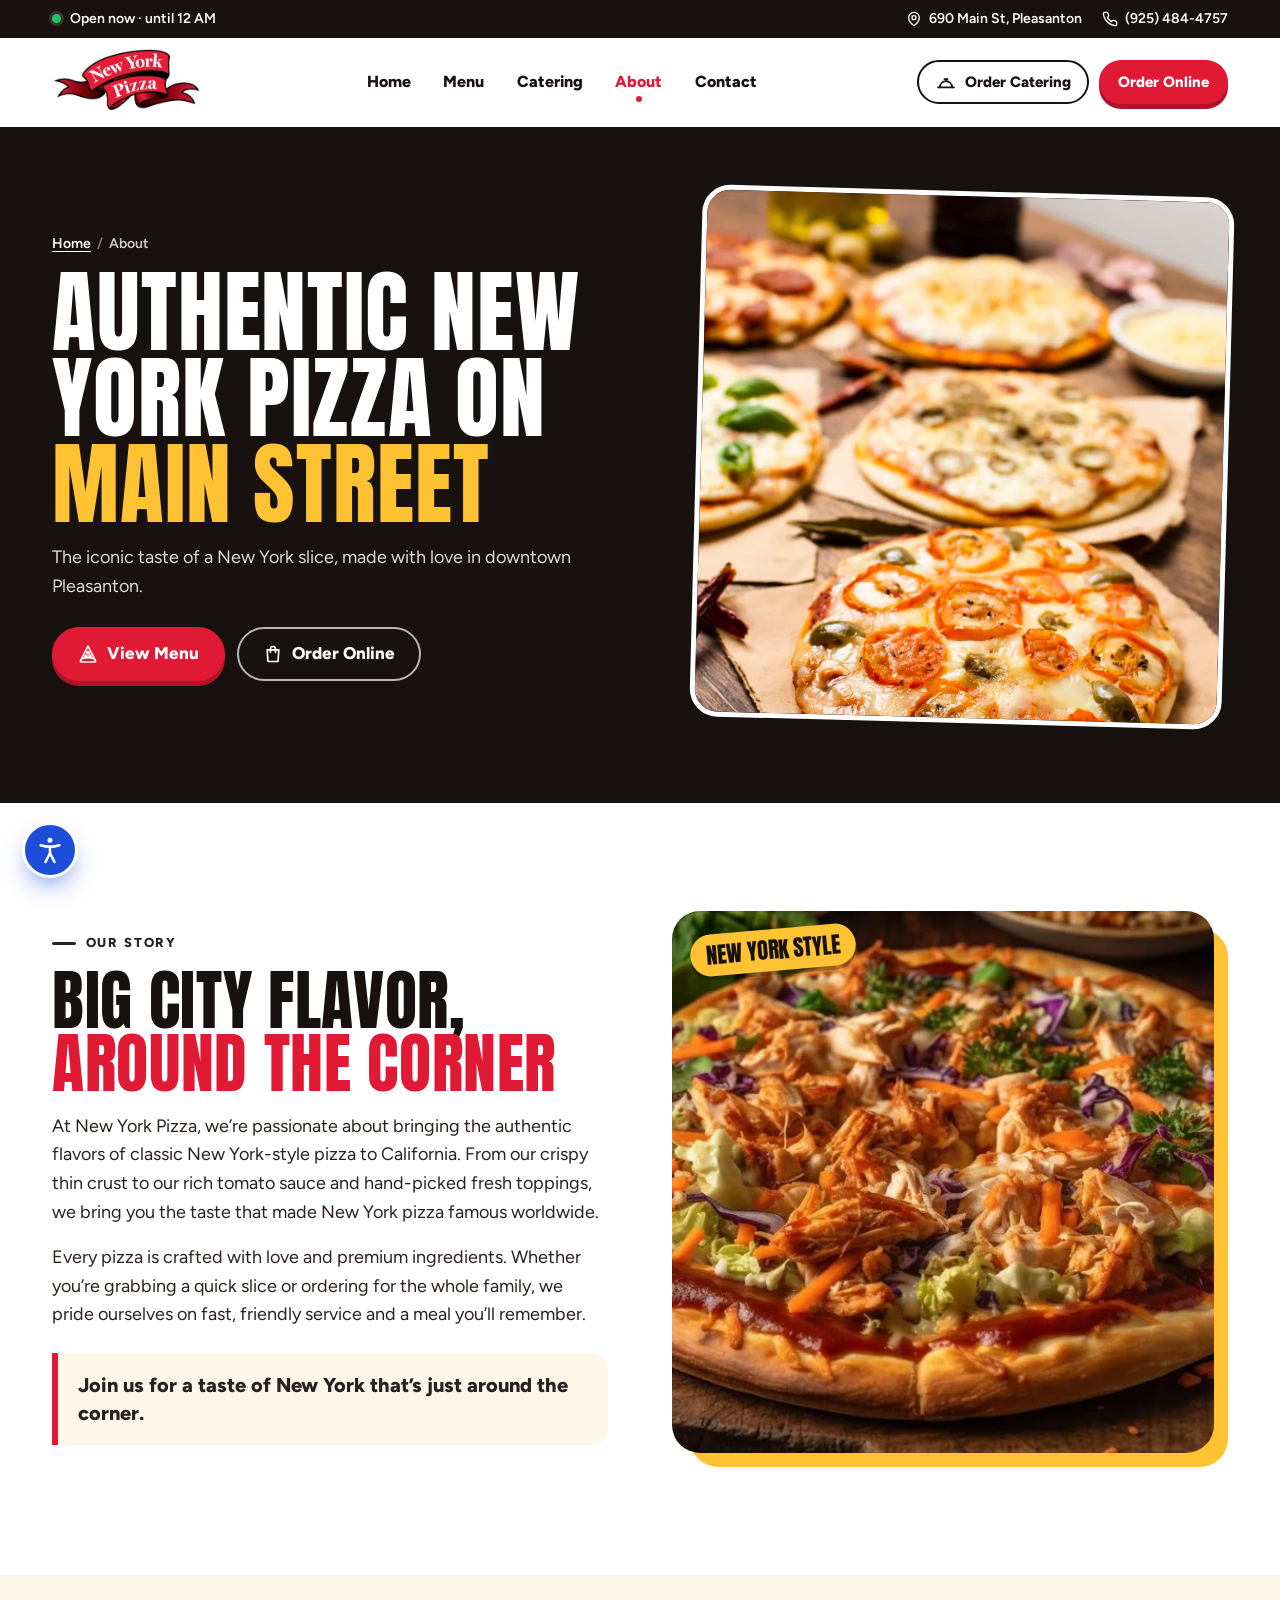
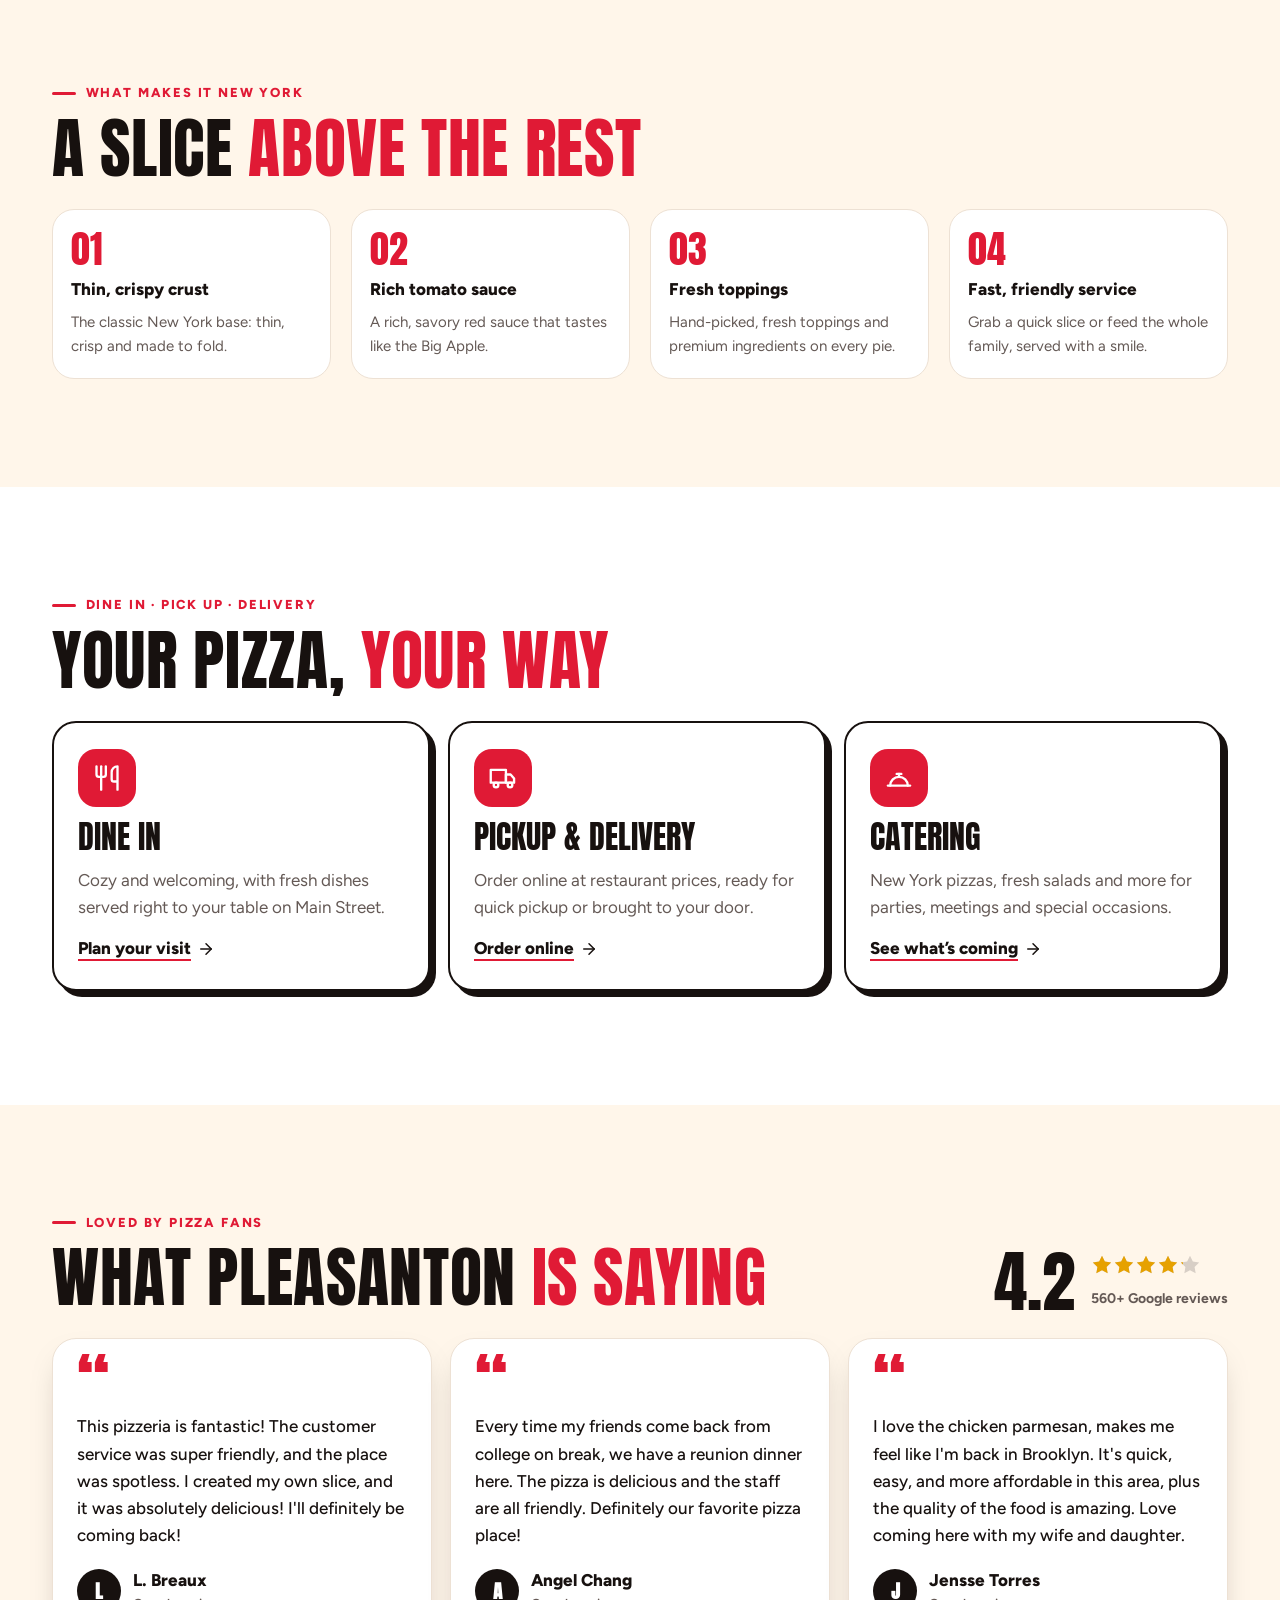
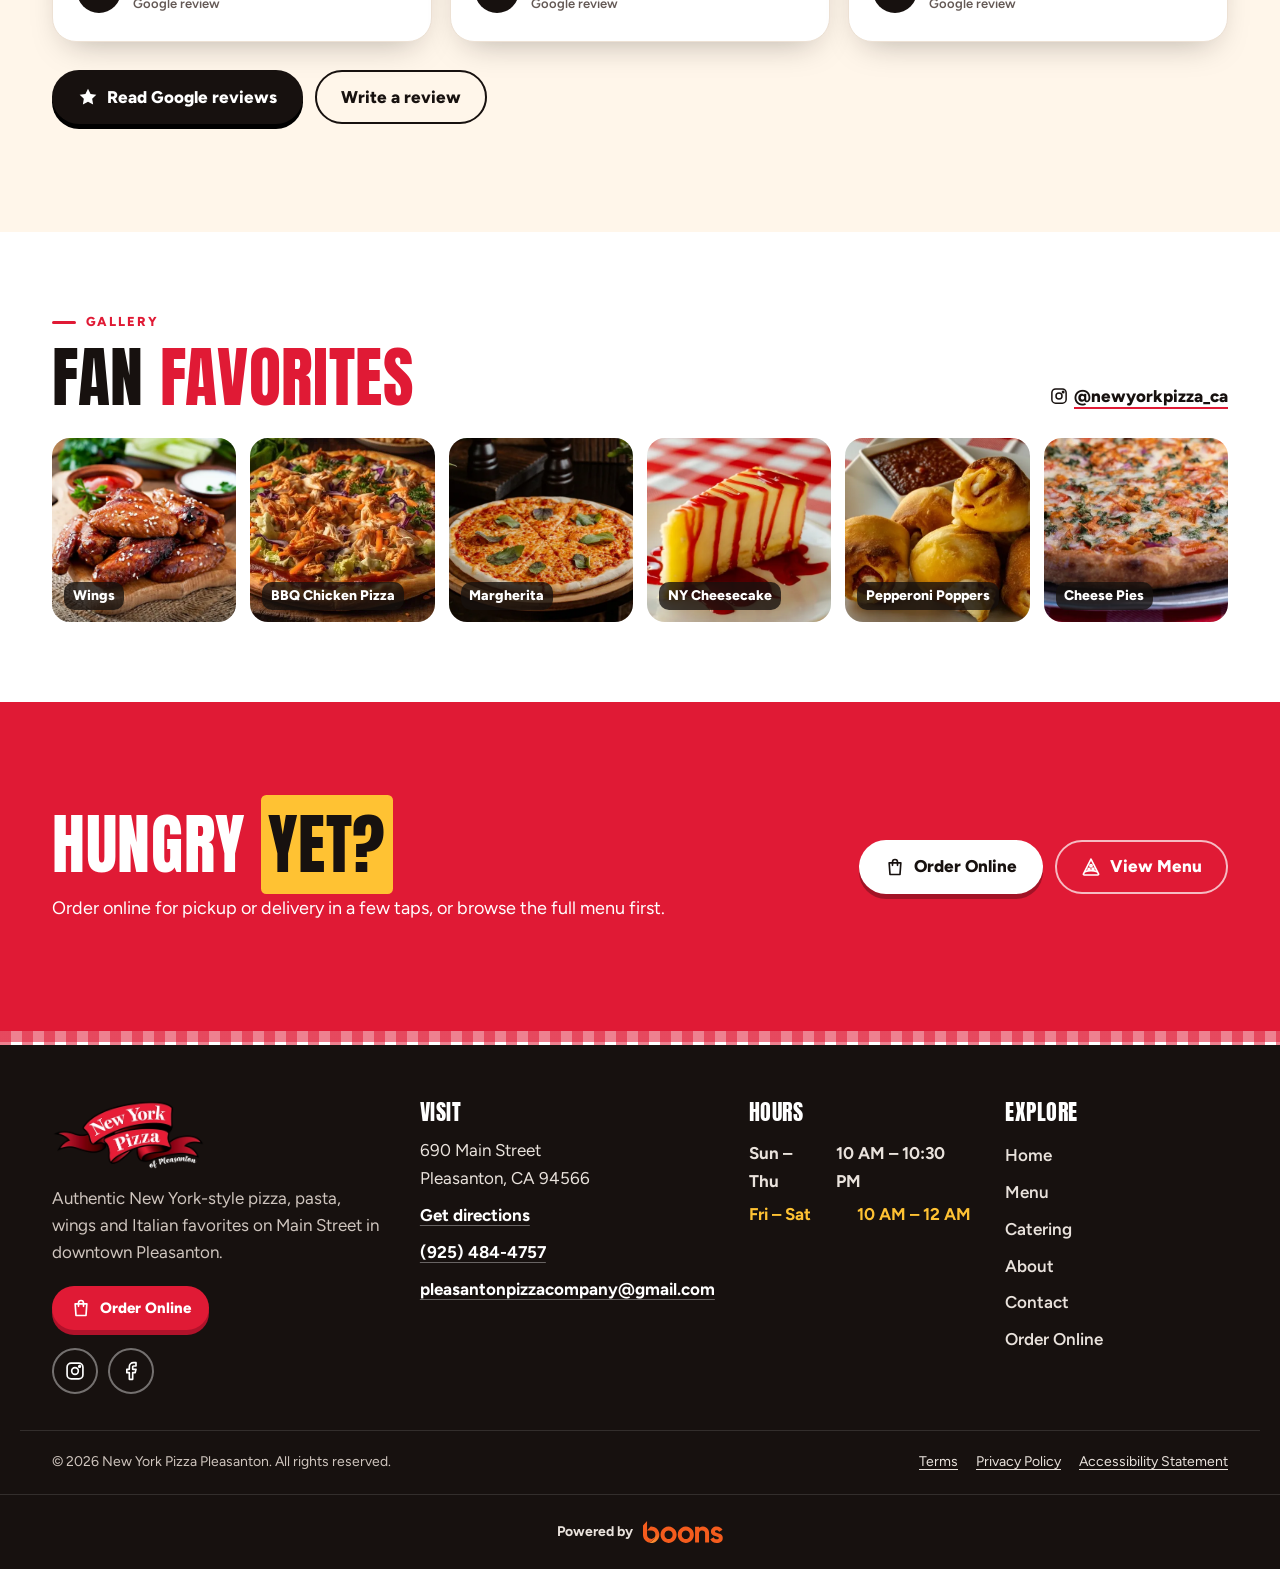
<file: about.html>
<!doctype html>
<html lang="en">
<head>
<meta charset="utf-8">
<meta name="viewport" content="width=device-width, initial-scale=1, viewport-fit=cover">
<title>About Us | Authentic NY Pizza in Pleasanton | New York Pizza</title>
<meta name="description" content="Meet New York Pizza on Main Street in downtown Pleasanton: crispy thin crust, rich tomato sauce, fresh toppings and fast, friendly service. Read our story.">
<meta name="robots" content="index, follow, max-image-preview:large">
<link rel="canonical" href="https://newyorkpizzapleasanton.com/about.html">
<meta name="theme-color" content="#E01A35">
<meta name="author" content="New York Pizza Pleasanton">
<meta name="geo.region" content="US-CA">
<meta name="geo.placename" content="Pleasanton">
<meta property="og:type" content="website">
<meta property="og:site_name" content="New York Pizza Pleasanton">
<meta property="og:locale" content="en_US">
<meta property="og:title" content="About Us | Authentic NY Pizza in Pleasanton | New York Pizza">
<meta property="og:description" content="Meet New York Pizza on Main Street in downtown Pleasanton: crispy thin crust, rich tomato sauce, fresh toppings and fast, friendly service. Read our story.">
<meta property="og:url" content="https://newyorkpizzapleasanton.com/about.html">
<meta property="og:image" content="https://newyorkpizzapleasanton.com/assets/img/og-image.jpg">
<meta property="og:image:width" content="1200">
<meta property="og:image:height" content="630">
<meta property="og:image:alt" content="About New York Pizza Pleasanton">
<meta name="twitter:card" content="summary_large_image">
<meta name="twitter:title" content="About Us | Authentic NY Pizza in Pleasanton | New York Pizza">
<meta name="twitter:description" content="Meet New York Pizza on Main Street in downtown Pleasanton: crispy thin crust, rich tomato sauce, fresh toppings and fast, friendly service. Read our story.">
<meta name="twitter:image" content="https://newyorkpizzapleasanton.com/assets/img/og-image.jpg">
<link rel="icon" href="favicon.ico" sizes="48x48">
<link rel="icon" type="image/png" sizes="32x32" href="assets/img/favicon-32.png">
<link rel="apple-touch-icon" href="assets/img/apple-touch-icon.png">
<link rel="manifest" href="site.webmanifest">
<link rel="preload" href="assets/fonts/anton-latin.woff2" as="font" type="font/woff2" crossorigin>
<link rel="preload" href="assets/fonts/figtree-latin.woff2" as="font" type="font/woff2" crossorigin>
<link rel="stylesheet" href="assets/css/style.css">
<script>document.documentElement.classList.add('js');try{var s=JSON.parse(localStorage.getItem('nyp-a11y'));if(s){var r=document.documentElement,z=[1,1.12,1.25,1.37,1.5];if(s.fs)r.style.setProperty('--a11y-fs',z[s.fs]||1);['contrast','gray','links','font','spacing','lines','cursor','still','noimg'].forEach(function(k){if(s[k])r.classList.add('a11y-'+k)})}}catch(e){}</script>
<script type="application/ld+json">{"@context":"https://schema.org","@type":"BreadcrumbList","itemListElement":[{"@type":"ListItem","position":1,"name":"Home","item":"https://newyorkpizzapleasanton.com/"},{"@type":"ListItem","position":2,"name":"About","item":"https://newyorkpizzapleasanton.com/about.html"}]}</script>
</head>
<body>
<a class="skip-link" href="#main">Skip to main content</a>
<svg width="0" height="0" style="position:absolute" aria-hidden="true" focusable="false"><defs><symbol id="i-phone" viewBox="0 0 24 24" fill="none" stroke="currentColor" stroke-width="2" stroke-linecap="round" stroke-linejoin="round"><path d="M22 16.92v3a2 2 0 0 1-2.18 2 19.79 19.79 0 0 1-8.63-3.07 19.5 19.5 0 0 1-6-6 19.79 19.79 0 0 1-3.07-8.67A2 2 0 0 1 4.11 2h3a2 2 0 0 1 2 1.72c.13.96.36 1.9.7 2.81a2 2 0 0 1-.45 2.11L8.09 9.91a16 16 0 0 0 6 6l1.27-1.27a2 2 0 0 1 2.11-.45c.91.34 1.85.57 2.81.7A2 2 0 0 1 22 16.92z"/></symbol><symbol id="i-pin" viewBox="0 0 24 24" fill="none" stroke="currentColor" stroke-width="2" stroke-linecap="round" stroke-linejoin="round"><path d="M20 10c0 6-8 12-8 12s-8-6-8-12a8 8 0 0 1 16 0z"/><circle cx="12" cy="10" r="3"/></symbol><symbol id="i-clock" viewBox="0 0 24 24" fill="none" stroke="currentColor" stroke-width="2" stroke-linecap="round" stroke-linejoin="round"><circle cx="12" cy="12" r="10"/><polyline points="12 6 12 12 16 14"/></symbol><symbol id="i-menu" viewBox="0 0 24 24" fill="none" stroke="currentColor" stroke-width="2" stroke-linecap="round" stroke-linejoin="round"><line x1="3" y1="7" x2="21" y2="7"/><line x1="3" y1="12" x2="21" y2="12"/><line x1="3" y1="17" x2="15" y2="17"/></symbol><symbol id="i-x" viewBox="0 0 24 24" fill="none" stroke="currentColor" stroke-width="2" stroke-linecap="round" stroke-linejoin="round"><line x1="18" y1="6" x2="6" y2="18"/><line x1="6" y1="6" x2="18" y2="18"/></symbol><symbol id="i-arrow-right" viewBox="0 0 24 24" fill="none" stroke="currentColor" stroke-width="2" stroke-linecap="round" stroke-linejoin="round"><line x1="5" y1="12" x2="19" y2="12"/><polyline points="12 5 19 12 12 19"/></symbol><symbol id="i-arrow-left" viewBox="0 0 24 24" fill="none" stroke="currentColor" stroke-width="2" stroke-linecap="round" stroke-linejoin="round"><line x1="19" y1="12" x2="5" y2="12"/><polyline points="12 19 5 12 12 5"/></symbol><symbol id="i-home" viewBox="0 0 24 24" fill="none" stroke="currentColor" stroke-width="2" stroke-linecap="round" stroke-linejoin="round"><path d="M3 10.5 12 3l9 7.5V20a1 1 0 0 1-1 1h-5v-6H9v6H4a1 1 0 0 1-1-1z"/></symbol><symbol id="i-slice" viewBox="0 0 24 24" fill="none" stroke="currentColor" stroke-width="2" stroke-linecap="round" stroke-linejoin="round"><path d="M12 2.5 3 20.2a1 1 0 0 0 .9 1.4h16.2a1 1 0 0 0 .9-1.4z"/><path d="M4.6 17.6c4.8-1.7 10-1.7 14.8 0"/><circle cx="12" cy="10.5" r="1.3"/><circle cx="9.6" cy="14.6" r="1.1"/><circle cx="14.4" cy="14.4" r="1.1"/></symbol><symbol id="i-bag" viewBox="0 0 24 24" fill="none" stroke="currentColor" stroke-width="2" stroke-linecap="round" stroke-linejoin="round"><path d="M5 7h14l-1 14H6z"/><path d="M9 10V6a3 3 0 0 1 6 0v4"/></symbol><symbol id="i-tray" viewBox="0 0 24 24" fill="none" stroke="currentColor" stroke-width="2" stroke-linecap="round" stroke-linejoin="round"><path d="M2.5 18.5h19"/><path d="M4.5 18.5a7.5 7.5 0 0 1 15 0"/><path d="M12 11V8.5"/><path d="M10 8.5h4"/></symbol><symbol id="i-search" viewBox="0 0 24 24" fill="none" stroke="currentColor" stroke-width="2" stroke-linecap="round" stroke-linejoin="round"><circle cx="11" cy="11" r="7"/><line x1="21" y1="21" x2="16.65" y2="16.65"/></symbol><symbol id="i-instagram" viewBox="0 0 24 24" fill="none" stroke="currentColor" stroke-width="2" stroke-linecap="round" stroke-linejoin="round"><rect x="2.5" y="2.5" width="19" height="19" rx="5"/><circle cx="12" cy="12" r="4"/><circle cx="17.5" cy="6.5" r="1" fill="currentColor"/></symbol><symbol id="i-facebook" viewBox="0 0 24 24" fill="none" stroke="currentColor" stroke-width="2" stroke-linecap="round" stroke-linejoin="round"><path d="M18 2h-3a5 5 0 0 0-5 5v3H7v4h3v8h4v-8h3l1-4h-4V7a1 1 0 0 1 1-1h3z"/></symbol><symbol id="i-play" viewBox="0 0 24 24" fill="none" stroke="currentColor" stroke-width="2" stroke-linecap="round" stroke-linejoin="round"><polygon points="7 4 20 12 7 20 7 4" fill="currentColor"/></symbol><symbol id="i-pause" viewBox="0 0 24 24" fill="none" stroke="currentColor" stroke-width="2" stroke-linecap="round" stroke-linejoin="round"><rect x="6" y="4.5" width="4" height="15" rx="1" fill="currentColor" stroke="none"/><rect x="14" y="4.5" width="4" height="15" rx="1" fill="currentColor" stroke="none"/></symbol><symbol id="i-plus" viewBox="0 0 24 24" fill="none" stroke="currentColor" stroke-width="2" stroke-linecap="round" stroke-linejoin="round"><line x1="12" y1="5" x2="12" y2="19"/><line x1="5" y1="12" x2="19" y2="12"/></symbol><symbol id="i-mail" viewBox="0 0 24 24" fill="none" stroke="currentColor" stroke-width="2" stroke-linecap="round" stroke-linejoin="round"><rect x="2" y="4" width="20" height="16" rx="2"/><path d="m22 6-10 7L2 6"/></symbol><symbol id="i-truck" viewBox="0 0 24 24" fill="none" stroke="currentColor" stroke-width="2" stroke-linecap="round" stroke-linejoin="round"><path d="M1.5 5h13v11h-13z"/><path d="M14.5 9h4l3 3.5V16h-7z"/><circle cx="6" cy="18" r="2"/><circle cx="18" cy="18" r="2"/></symbol><symbol id="i-utensils" viewBox="0 0 24 24" fill="none" stroke="currentColor" stroke-width="2" stroke-linecap="round" stroke-linejoin="round"><path d="M3 2v7c0 1.1.9 2 2 2h4a2 2 0 0 0 2-2V2"/><path d="M7 2v20"/><path d="M21 15V2a5 5 0 0 0-5 5v6c0 1.1.9 2 2 2h3zm0 0v7"/></symbol><symbol id="i-gift" viewBox="0 0 24 24" fill="none" stroke="currentColor" stroke-width="2" stroke-linecap="round" stroke-linejoin="round"><rect x="3" y="8" width="18" height="4" rx="1"/><path d="M12 8v13"/><path d="M19 12v7a2 2 0 0 1-2 2H7a2 2 0 0 1-2-2v-7"/><path d="M7.5 8a2.5 2.5 0 0 1 0-5C11 3 12 8 12 8s1-5 4.5-5a2.5 2.5 0 0 1 0 5"/></symbol><symbol id="i-star" viewBox="0 0 24 24" fill="none" stroke="currentColor" stroke-width="2" stroke-linecap="round" stroke-linejoin="round"><polygon points="12 2 15.09 8.26 22 9.27 17 14.14 18.18 21.02 12 17.77 5.82 21.02 7 14.14 2 9.27 8.91 8.26 12 2" fill="currentColor" stroke="none"/></symbol><symbol id="i-flame" viewBox="0 0 24 24" fill="none" stroke="currentColor" stroke-width="2" stroke-linecap="round" stroke-linejoin="round"><path d="M8.5 14.5A2.5 2.5 0 0 0 11 12c0-1.38-.5-2-1-3-1.07-2.14-.22-4.05 2-6 .5 2.5 2 4.9 4 6.5 2 1.6 3 3.5 3 5.5a7 7 0 1 1-14 0c0-1.15.43-2.29 1-3a2.5 2.5 0 0 0 2.5 2.5z"/></symbol><symbol id="i-tag" viewBox="0 0 24 24" fill="none" stroke="currentColor" stroke-width="2" stroke-linecap="round" stroke-linejoin="round"><path d="M20.6 13.4 13.4 20.6a2 2 0 0 1-2.8 0L2 12V2h10l8.6 8.6a2 2 0 0 1 0 2.8z"/><circle cx="7" cy="7" r="1.5"/></symbol><symbol id="i-users" viewBox="0 0 24 24" fill="none" stroke="currentColor" stroke-width="2" stroke-linecap="round" stroke-linejoin="round"><path d="M17 21v-2a4 4 0 0 0-4-4H5a4 4 0 0 0-4 4v2"/><circle cx="9" cy="7" r="4"/><path d="M23 21v-2a4 4 0 0 0-3-3.87"/><path d="M16 3.13a4 4 0 0 1 0 7.75"/></symbol><symbol id="i-check" viewBox="0 0 24 24" fill="none" stroke="currentColor" stroke-width="2" stroke-linecap="round" stroke-linejoin="round"><polyline points="20 6 9 17 4 12"/></symbol><symbol id="i-external" viewBox="0 0 24 24" fill="none" stroke="currentColor" stroke-width="2" stroke-linecap="round" stroke-linejoin="round"><path d="M18 13v6a2 2 0 0 1-2 2H5a2 2 0 0 1-2-2V8a2 2 0 0 1 2-2h6"/><polyline points="15 3 21 3 21 9"/><line x1="10" y1="14" x2="21" y2="3"/></symbol><symbol id="i-access" viewBox="0 0 24 24" fill="none" stroke="currentColor" stroke-width="2" stroke-linecap="round" stroke-linejoin="round"><circle cx="12" cy="4.2" r="2" fill="currentColor" stroke="none"/><path d="M4.5 8.2c2.5.8 5 1.2 7.5 1.2s5-.4 7.5-1.2"/><path d="M12 9.4v5.2"/><path d="m8.4 21.5 3.6-6.9 3.6 6.9"/></symbol><symbol id="i-contrast" viewBox="0 0 24 24" fill="none" stroke="currentColor" stroke-width="2" stroke-linecap="round" stroke-linejoin="round"><circle cx="12" cy="12" r="9"/><path d="M12 3a9 9 0 0 1 0 18z" fill="currentColor"/></symbol><symbol id="i-drop" viewBox="0 0 24 24" fill="none" stroke="currentColor" stroke-width="2" stroke-linecap="round" stroke-linejoin="round"><path d="M12 2.7 6.3 8.4a8 8 0 1 0 11.4 0z"/><path d="M12 2.7V21.5"/></symbol><symbol id="i-underline" viewBox="0 0 24 24" fill="none" stroke="currentColor" stroke-width="2" stroke-linecap="round" stroke-linejoin="round"><path d="M6 4v6a6 6 0 0 0 12 0V4"/><line x1="4" y1="21" x2="20" y2="21"/></symbol><symbol id="i-font" viewBox="0 0 24 24" fill="none" stroke="currentColor" stroke-width="2" stroke-linecap="round" stroke-linejoin="round"><polyline points="4 7 4 4 20 4 20 7"/><line x1="9" y1="20" x2="15" y2="20"/><line x1="12" y1="4" x2="12" y2="20"/></symbol><symbol id="i-spacing" viewBox="0 0 24 24" fill="none" stroke="currentColor" stroke-width="2" stroke-linecap="round" stroke-linejoin="round"><path d="m3 15 4-10 4 10"/><path d="M4.6 11h4.8"/><path d="M14 5v10"/><path d="M14 5h3.5a2.5 2.5 0 0 1 0 5H14"/><path d="M14 10h4a2.5 2.5 0 0 1 0 5h-4"/><path d="M3 20h18"/><polyline points="6 18 3 20 6 22"/><polyline points="18 18 21 20 18 22"/></symbol><symbol id="i-lines" viewBox="0 0 24 24" fill="none" stroke="currentColor" stroke-width="2" stroke-linecap="round" stroke-linejoin="round"><line x1="9" y1="6" x2="21" y2="6"/><line x1="9" y1="12" x2="21" y2="12"/><line x1="9" y1="18" x2="21" y2="18"/><polyline points="3 8 5 5 7 8"/><polyline points="3 16 5 19 7 16"/><line x1="5" y1="5" x2="5" y2="19"/></symbol><symbol id="i-cursor" viewBox="0 0 24 24" fill="none" stroke="currentColor" stroke-width="2" stroke-linecap="round" stroke-linejoin="round"><path d="m4 3 7 18 2.5-7.5L21 11z"/></symbol><symbol id="i-noimg" viewBox="0 0 24 24" fill="none" stroke="currentColor" stroke-width="2" stroke-linecap="round" stroke-linejoin="round"><rect x="3" y="3" width="18" height="18" rx="2"/><circle cx="9" cy="9" r="2"/><path d="m21 15-5-5L5 21"/><line x1="2" y1="2" x2="22" y2="22"/></symbol><symbol id="i-guide" viewBox="0 0 24 24" fill="none" stroke="currentColor" stroke-width="2" stroke-linecap="round" stroke-linejoin="round"><rect x="2" y="9" width="20" height="6" rx="1.5"/><line x1="2" y1="4" x2="22" y2="4"/><line x1="2" y1="20" x2="22" y2="20"/></symbol><symbol id="i-reset" viewBox="0 0 24 24" fill="none" stroke="currentColor" stroke-width="2" stroke-linecap="round" stroke-linejoin="round"><polyline points="1 4 1 10 7 10"/><path d="M3.5 15a9 9 0 1 0 2.1-9.4L1 10"/></symbol></defs></svg>
<div class="topbar on-dark">
  <div class="container">
    <p class="status" data-open-status><span class="status-dot" aria-hidden="true"></span><span class="status-text">Open daily from 10 AM</span></p>
    <div class="tb-right">
      <a class="tb-addr" href="https://www.google.com/maps/dir/?api=1&amp;destination=New+York+Pizza%2C+690+Main+Street%2C+Pleasanton%2C+CA+94566" target="_blank" rel="noopener"><svg class="icon" aria-hidden="true" focusable="false"><use href="#i-pin"></use></svg>690 Main St, Pleasanton<span class="sr-only"> (opens in a new tab)</span></a>
      <a href="tel:+19254844757"><svg class="icon" aria-hidden="true" focusable="false"><use href="#i-phone"></use></svg>(925) 484-4757</a>
    </div>
  </div>
</div>
<header class="site-header">
  <div class="container header-inner">
    <a class="brand" href="index.html" aria-label="New York Pizza Pleasanton, home"><img src="assets/img/logo.webp" alt="New York Pizza" width="375" height="160"></a>
    <nav class="main-nav" aria-label="Main"><a href="index.html">Home</a><a href="menu.html">Menu</a><a href="catering.html">Catering</a><a href="about.html" aria-current="page">About</a><a href="contact.html">Contact</a></nav>
    <div class="header-cta">
      <a class="btn btn-outline btn-sm btn-catering" href="catering.html"><svg class="icon" aria-hidden="true" focusable="false"><use href="#i-tray"></use></svg>Order Catering</a>
      <a class="btn btn-red btn-sm" href="https://order.boons.io/site/new-york-pizza/221/y" target="_blank" rel="noopener">Order Online<span class="sr-only"> (opens in a new tab)</span></a>
      <button class="menu-toggle" type="button" data-drawer-open aria-expanded="false" aria-controls="drawer" aria-label="Open menu"><svg class="icon" aria-hidden="true" focusable="false"><use href="#i-menu"></use></svg></button>
    </div>
  </div>
</header>
<div class="drawer on-dark" id="drawer" role="dialog" aria-modal="true" aria-label="Site menu" inert>
  <div class="drawer-top">
    <a href="index.html" aria-label="New York Pizza Pleasanton, home"><img src="assets/img/logo.webp" alt="New York Pizza" width="375" height="160" loading="lazy" decoding="async"></a>
    <button class="drawer-close" type="button" data-drawer-close aria-label="Close menu"><svg class="icon" aria-hidden="true" focusable="false"><use href="#i-x"></use></svg></button>
  </div>
  <nav aria-label="Mobile"><ul class="drawer-nav"><li><a href="index.html">Home<svg class="icon" aria-hidden="true" focusable="false"><use href="#i-arrow-right"></use></svg></a></li><li><a href="menu.html">Menu<svg class="icon" aria-hidden="true" focusable="false"><use href="#i-arrow-right"></use></svg></a></li><li><a href="catering.html">Catering<svg class="icon" aria-hidden="true" focusable="false"><use href="#i-arrow-right"></use></svg></a></li><li><a href="about.html" aria-current="page">About<svg class="icon" aria-hidden="true" focusable="false"><use href="#i-arrow-right"></use></svg></a></li><li><a href="contact.html">Contact<svg class="icon" aria-hidden="true" focusable="false"><use href="#i-arrow-right"></use></svg></a></li></ul></nav>
  <div class="drawer-actions">
    <a class="btn btn-red" href="https://order.boons.io/site/new-york-pizza/221/y" target="_blank" rel="noopener"><svg class="icon" aria-hidden="true" focusable="false"><use href="#i-bag"></use></svg>Order Online<span class="sr-only"> (opens in a new tab)</span></a>
    <a class="btn btn-outline" href="catering.html">Catering</a>
  </div>
  <div class="drawer-info">
    <p class="status" data-open-status><span class="status-dot" aria-hidden="true"></span><span class="status-text">Open daily from 10 AM</span></p>
    <p>690 Main Street, Pleasanton, CA 94566</p>
    <p><a href="tel:+19254844757">(925) 484-4757</a></p>
  </div>
  <div class="drawer-social">
    <a class="social-btn" href="https://www.instagram.com/newyorkpizza_ca/" target="_blank" rel="noopener" aria-label="New York Pizza on Instagram (opens in a new tab)"><svg class="icon" aria-hidden="true" focusable="false"><use href="#i-instagram"></use></svg></a>
    <a class="social-btn" href="https://www.facebook.com/profile.php?id=61567087062915" target="_blank" rel="noopener" aria-label="New York Pizza on Facebook (opens in a new tab)"><svg class="icon" aria-hidden="true" focusable="false"><use href="#i-facebook"></use></svg></a>
  </div>
</div>
<main id="main" tabindex="-1">
<section class="page-hero bg-ink on-dark" aria-labelledby="page-title">
  <div class="container">
    <div data-reveal>
      <nav aria-label="Breadcrumb"><ol class="crumbs"><li><a href="index.html">Home</a></li><li aria-current="page">About</li></ol></nav>
      <h1 id="page-title" class="display">Authentic New York Pizza on <span class="hl">Main Street</span></h1>
      <p class="lead">The iconic taste of a New York slice, made with love in downtown Pleasanton.</p>
      <div class="btn-row">
        <a class="btn btn-red" href="menu.html"><svg class="icon" aria-hidden="true" focusable="false"><use href="#i-slice"></use></svg>View Menu</a>
        <a class="btn btn-outline" href="https://order.boons.io/site/new-york-pizza/221/y" target="_blank" rel="noopener"><svg class="icon" aria-hidden="true" focusable="false"><use href="#i-bag"></use></svg>Order Online<span class="sr-only"> (opens in a new tab)</span></a>
      </div>
    </div>
    <div class="hero-photo" data-reveal style="--d:1">
      <img src="assets/img/site/specialty-pies.webp" alt="Several freshly baked pizzas on a wooden table" width="740" height="1110" fetchpriority="high">
    </div>
  </div>
</section>
<section class="section" aria-labelledby="story-title">
  <div class="container split rev">
    <div class="photo-frame" data-reveal>
      <img src="assets/img/site/bbq-chicken-pizza.webp" alt="BBQ chicken pizza with red onions and cilantro" width="996" height="569" loading="lazy" decoding="async">
      <span class="sticker">New York style</span>
    </div>
    <div class="story" data-reveal style="--d:1">
      <p class="eyebrow">Our story</p>
      <h2 id="story-title" class="display h-lg">Big city flavor, <span class="hl">around the corner</span></h2>
      <p>At New York Pizza, we&rsquo;re passionate about bringing the authentic flavors of classic New York-style pizza to California. From our crispy thin crust to our rich tomato sauce and hand-picked fresh toppings, we bring you the taste that made New York pizza famous worldwide.</p>
      <p>Every pizza is crafted with love and premium ingredients. Whether you&rsquo;re grabbing a quick slice or ordering for the whole family, we pride ourselves on fast, friendly service and a meal you&rsquo;ll remember.</p>
      <p class="pull">Join us for a taste of New York that&rsquo;s just around the corner.</p>
    </div>
  </div>
</section>
<section class="section bg-cream" aria-labelledby="pillars-title">
  <div class="container">
    <div class="section-head">
      <div class="title-wrap" data-reveal>
        <p class="eyebrow">What makes it New York</p>
        <h2 id="pillars-title" class="display h-lg">A slice <span class="hl">above the rest</span></h2>
      </div>
      
    </div>
    <ul class="pillars"><li class="pillar" data-reveal style="--d:0"><span class="num" aria-hidden="true">01</span><h3>Thin, crispy crust</h3><p>The classic New York base: thin, crisp and made to fold.</p></li><li class="pillar" data-reveal style="--d:1"><span class="num" aria-hidden="true">02</span><h3>Rich tomato sauce</h3><p>A rich, savory red sauce that tastes like the Big Apple.</p></li><li class="pillar" data-reveal style="--d:2"><span class="num" aria-hidden="true">03</span><h3>Fresh toppings</h3><p>Hand-picked, fresh toppings and premium ingredients on every pie.</p></li><li class="pillar" data-reveal style="--d:3"><span class="num" aria-hidden="true">04</span><h3>Fast, friendly service</h3><p>Grab a quick slice or feed the whole family, served with a smile.</p></li></ul>
  </div>
</section>
<section class="section" aria-labelledby="ways-title">
  <div class="container">
    <div class="section-head">
      <div class="title-wrap" data-reveal>
        <p class="eyebrow">Dine in &middot; Pick up &middot; Delivery</p>
        <h2 id="ways-title" class="display h-lg">Your pizza, <span class="hl">your way</span></h2>
      </div>
      
    </div>
    <ul class="rail ways">
      <li><article class="way">
        <span class="way-icon"><svg class="icon" aria-hidden="true" focusable="false"><use href="#i-utensils"></use></svg></span>
        <h3>Dine In</h3>
        <p>Cozy and welcoming, with fresh dishes served right to your table on Main Street.</p>
        <a class="text-link" href="contact.html">Plan your visit<svg class="icon" aria-hidden="true" focusable="false"><use href="#i-arrow-right"></use></svg></a>
      </article></li>
      <li><article class="way">
        <span class="way-icon"><svg class="icon" aria-hidden="true" focusable="false"><use href="#i-truck"></use></svg></span>
        <h3>Pickup &amp; Delivery</h3>
        <p>Order online at restaurant prices, ready for quick pickup or brought to your door.</p>
        <a class="text-link" href="https://order.boons.io/site/new-york-pizza/221/y" target="_blank" rel="noopener">Order online<svg class="icon" aria-hidden="true" focusable="false"><use href="#i-arrow-right"></use></svg><span class="sr-only"> (opens in a new tab)</span></a>
      </article></li>
      <li><article class="way">
        <span class="way-icon"><svg class="icon" aria-hidden="true" focusable="false"><use href="#i-tray"></use></svg></span>
        <h3>Catering</h3>
        <p>New York pizzas, fresh salads and more for parties, meetings and special occasions.</p>
        <a class="text-link" href="catering.html">See what&rsquo;s coming<svg class="icon" aria-hidden="true" focusable="false"><use href="#i-arrow-right"></use></svg></a>
      </article></li>
    </ul>
  </div>
</section>
<section class="section bg-cream" aria-labelledby="reviews-title">
  <div class="container">
    <div class="section-head">
      <div class="title-wrap" data-reveal>
        <p class="eyebrow">Loved by pizza fans</p>
        <h2 id="reviews-title" class="display h-lg">What Pleasanton <span class="hl">is saying</span></h2>
      </div>
      <div class="rating" data-reveal>
        <span class="rating-num" aria-hidden="true">4.2</span>
        <div>
          <span class="stars" role="img" aria-label="Rated 4.2 out of 5 on Google"><svg class="icon" aria-hidden="true" focusable="false"><use href="#i-star"></use></svg><svg class="icon" aria-hidden="true" focusable="false"><use href="#i-star"></use></svg><svg class="icon" aria-hidden="true" focusable="false"><use href="#i-star"></use></svg><svg class="icon" aria-hidden="true" focusable="false"><use href="#i-star"></use></svg><svg class="icon" aria-hidden="true" focusable="false"><use href="#i-star"></use></svg><span class="stars-fill" style="width:84%"><svg class="icon" aria-hidden="true" focusable="false"><use href="#i-star"></use></svg><svg class="icon" aria-hidden="true" focusable="false"><use href="#i-star"></use></svg><svg class="icon" aria-hidden="true" focusable="false"><use href="#i-star"></use></svg><svg class="icon" aria-hidden="true" focusable="false"><use href="#i-star"></use></svg><svg class="icon" aria-hidden="true" focusable="false"><use href="#i-star"></use></svg></span></span>
          <small>560+ Google reviews</small>
        </div>
      </div>
    </div>
    <ul class="rail review-rail"><li><figure class="review">
        <span class="quote-mark" aria-hidden="true">&ldquo;</span>
        <blockquote><p>This pizzeria is fantastic! The customer service was super friendly, and the place was spotless. I created my own slice, and it was absolutely delicious! I&#x27;ll definitely be coming back!</p></blockquote>
        <figcaption><span class="avatar" aria-hidden="true">L</span><span>L. Breaux<small>Google review</small></span></figcaption>
      </figure></li><li><figure class="review">
        <span class="quote-mark" aria-hidden="true">&ldquo;</span>
        <blockquote><p>Every time my friends come back from college on break, we have a reunion dinner here. The pizza is delicious and the staff are all friendly. Definitely our favorite pizza place!</p></blockquote>
        <figcaption><span class="avatar" aria-hidden="true">A</span><span>Angel Chang<small>Google review</small></span></figcaption>
      </figure></li><li><figure class="review">
        <span class="quote-mark" aria-hidden="true">&ldquo;</span>
        <blockquote><p>I love the chicken parmesan, makes me feel like I&#x27;m back in Brooklyn. It&#x27;s quick, easy, and more affordable in this area, plus the quality of the food is amazing. Love coming here with my wife and daughter.</p></blockquote>
        <figcaption><span class="avatar" aria-hidden="true">J</span><span>Jensse Torres<small>Google review</small></span></figcaption>
      </figure></li></ul>
    <div class="btn-row mt-lg">
      <a class="btn btn-ink" href="https://search.google.com/local/reviews?placeid=ChIJtwB-c6Ppj4ARAnIwf3IeWoU" target="_blank" rel="noopener"><svg class="icon" aria-hidden="true" focusable="false"><use href="#i-star"></use></svg>Read Google reviews<span class="sr-only"> (opens in a new tab)</span></a>
      <a class="btn btn-outline" href="https://search.google.com/local/writereview?placeid=ChIJtwB-c6Ppj4ARAnIwf3IeWoU" target="_blank" rel="noopener">Write a review<span class="sr-only"> (opens in a new tab)</span></a>
    </div>
  </div>
</section>
<section class="section-tight" aria-labelledby="gallery-title">
  <div class="container">
    <div class="section-head">
      <div class="title-wrap" data-reveal>
        <p class="eyebrow">Gallery</p>
        <h2 id="gallery-title" class="display h-lg">Fan <span class="hl">favorites</span></h2>
      </div>
      <a class="text-link" href="https://www.instagram.com/newyorkpizza_ca/" target="_blank" rel="noopener"><svg class="icon" aria-hidden="true" focusable="false"><use href="#i-instagram"></use></svg>@newyorkpizza_ca<span class="sr-only"> (opens in a new tab)</span></a>
    </div>
    <ul class="gallery" data-reveal><li><a href="menu.html#wings"><img src="assets/img/site/hero-wings-640.webp" alt="Glazed chicken wings with dipping sauces" width="640" height="425" loading="lazy" decoding="async"><span>Wings</span></a></li><li><a href="menu.html#specialty-pizzas"><img src="assets/img/site/bbq-chicken-pizza-640.webp" alt="BBQ chicken pizza with red onions and cilantro" width="640" height="366" loading="lazy" decoding="async"><span>BBQ Chicken Pizza</span></a></li><li><a href="menu.html#specialty-pizzas"><img src="assets/img/site/hero-margherita-640.webp" alt="Margherita pizza with fresh basil" width="640" height="512" loading="lazy" decoding="async"><span>Margherita</span></a></li><li><a href="menu.html#desserts"><img src="assets/img/site/cheesecake.webp" alt="New York cheesecake with strawberry drizzle" width="500" height="500" loading="lazy" decoding="async"><span>NY Cheesecake</span></a></li><li><a href="menu.html#appetizers"><img src="assets/img/site/poppers.webp" alt="Pepperoni poppers with marinara sauce" width="500" height="500" loading="lazy" decoding="async"><span>Pepperoni Poppers</span></a></li><li><a href="menu.html#pizzas"><img src="assets/img/site/pizza-closeup.webp" alt="Close-up of a New York style pizza crust" width="500" height="500" loading="lazy" decoding="async"><span>Cheese Pies</span></a></li></ul>
  </div>
</section>
<section class="section cta-band bg-red on-dark" aria-labelledby="cta-title">
  <div class="container cta-inner">
    <div data-reveal>
      <h2 id="cta-title" class="display h-lg">Hungry <span class="hl">yet?</span></h2>
      <p class="lead" style="color:#fff;margin-top:14px">Order online for pickup or delivery in a few taps, or browse the full menu first.</p>
    </div>
    <div class="btn-row" data-reveal style="--d:1">
      <a class="btn btn-light" href="https://order.boons.io/site/new-york-pizza/221/y" target="_blank" rel="noopener"><svg class="icon" aria-hidden="true" focusable="false"><use href="#i-bag"></use></svg>Order Online<span class="sr-only"> (opens in a new tab)</span></a>
      <a class="btn btn-outline" href="menu.html"><svg class="icon" aria-hidden="true" focusable="false"><use href="#i-slice"></use></svg>View Menu</a>
    </div>
  </div>
</section>
</main>
<footer class="site-footer on-dark">
  <div class="gingham gingham-strip" aria-hidden="true"></div>
  <div class="container footer-grid">
    <div class="footer-brand">
      <a href="index.html" aria-label="New York Pizza Pleasanton, home"><img src="assets/img/logo.webp" alt="New York Pizza" width="375" height="160" loading="lazy" decoding="async"></a>
      <p>Authentic New York-style pizza, pasta, wings and Italian favorites on Main Street in downtown Pleasanton.</p>
      <div class="btn-row"><a class="btn btn-red btn-sm" href="https://order.boons.io/site/new-york-pizza/221/y" target="_blank" rel="noopener"><svg class="icon" aria-hidden="true" focusable="false"><use href="#i-bag"></use></svg>Order Online<span class="sr-only"> (opens in a new tab)</span></a></div>
      <div class="footer-social">
        <a class="social-btn" href="https://www.instagram.com/newyorkpizza_ca/" target="_blank" rel="noopener" aria-label="New York Pizza on Instagram (opens in a new tab)"><svg class="icon" aria-hidden="true" focusable="false"><use href="#i-instagram"></use></svg></a>
        <a class="social-btn" href="https://www.facebook.com/profile.php?id=61567087062915" target="_blank" rel="noopener" aria-label="New York Pizza on Facebook (opens in a new tab)"><svg class="icon" aria-hidden="true" focusable="false"><use href="#i-facebook"></use></svg></a>
      </div>
    </div>
    <div>
      <h2 class="f-title">Visit</h2>
      <div class="footer-contact">
        <address>690 Main Street<br>Pleasanton, CA 94566</address>
        <a href="https://www.google.com/maps/dir/?api=1&amp;destination=New+York+Pizza%2C+690+Main+Street%2C+Pleasanton%2C+CA+94566" target="_blank" rel="noopener">Get directions<span class="sr-only"> (opens in a new tab)</span></a>
        <a href="tel:+19254844757">(925) 484-4757</a>
        <a href="mailto:pleasantonpizzacompany@gmail.com">pleasantonpizzacompany@gmail.com</a>
      </div>
    </div>
    <div>
      <h2 class="f-title">Hours</h2>
      <dl class="footer-hours"><div data-day="0,1,2,3,4"><dt>Sun &ndash; Thu</dt><dd>10 AM &ndash; 10:30 PM</dd></div>
<div data-day="5,6"><dt>Fri &ndash; Sat</dt><dd>10 AM &ndash; 12 AM</dd></div></dl>
    </div>
    <div>
      <h2 class="f-title">Explore</h2>
      <ul class="footer-links"><li><a href="index.html">Home</a></li><li><a href="menu.html">Menu</a></li><li><a href="catering.html">Catering</a></li><li><a href="about.html">About</a></li><li><a href="contact.html">Contact</a></li><li><a href="https://order.boons.io/site/new-york-pizza/221/y" target="_blank" rel="noopener">Order Online<span class="sr-only"> (opens in a new tab)</span></a></li></ul>
    </div>
  </div>
  <div class="container footer-bottom">
    <p>&copy; <span data-year>2026</span> New York Pizza Pleasanton. All rights reserved.</p>
    <ul class="legal">
      <li><a href="https://www.boons.io/terms-of-service" target="_blank" rel="noopener">Terms<span class="sr-only"> (opens in a new tab)</span></a></li>
      <li><a href="https://www.boons.io/privacy-policy" target="_blank" rel="noopener">Privacy Policy<span class="sr-only"> (opens in a new tab)</span></a></li>
      <li><a href="https://www.boons.io/accessibility-statement" target="_blank" rel="noopener">Accessibility Statement<span class="sr-only"> (opens in a new tab)</span></a></li>
    </ul>
  </div>
  <div class="powered-wrap">
    <a class="powered" href="https://www.boons.io/" target="_blank" rel="noopener">Powered by <img src="assets/img/boons-logo.svg" alt="boons.io" width="81" height="22" loading="lazy"><span class="sr-only"> (opens in a new tab)</span></a>
  </div>
</footer>
<nav class="appbar" aria-label="Quick actions">
  <ul>
    <li><a href="index.html"><svg class="icon" aria-hidden="true" focusable="false"><use href="#i-home"></use></svg><span>Home</span></a></li>
    <li><a href="menu.html"><svg class="icon" aria-hidden="true" focusable="false"><use href="#i-slice"></use></svg><span>Menu</span></a></li>
    <li><a class="ab-order" href="https://order.boons.io/site/new-york-pizza/221/y" target="_blank" rel="noopener"><span class="ab-bubble"><svg class="icon" aria-hidden="true" focusable="false"><use href="#i-bag"></use></svg></span><span>Order</span><span class="sr-only"> online (opens in a new tab)</span></a></li>
    <li><a href="catering.html"><svg class="icon" aria-hidden="true" focusable="false"><use href="#i-tray"></use></svg><span>Catering</span></a></li>
    <li><a href="tel:+19254844757"><svg class="icon" aria-hidden="true" focusable="false"><use href="#i-phone"></use></svg><span>Call</span></a></li>
  </ul>
</nav>

<script src="assets/js/main.js" defer></script>
<script src="assets/js/a11y.js" defer></script>
</body>
</html>
</file>
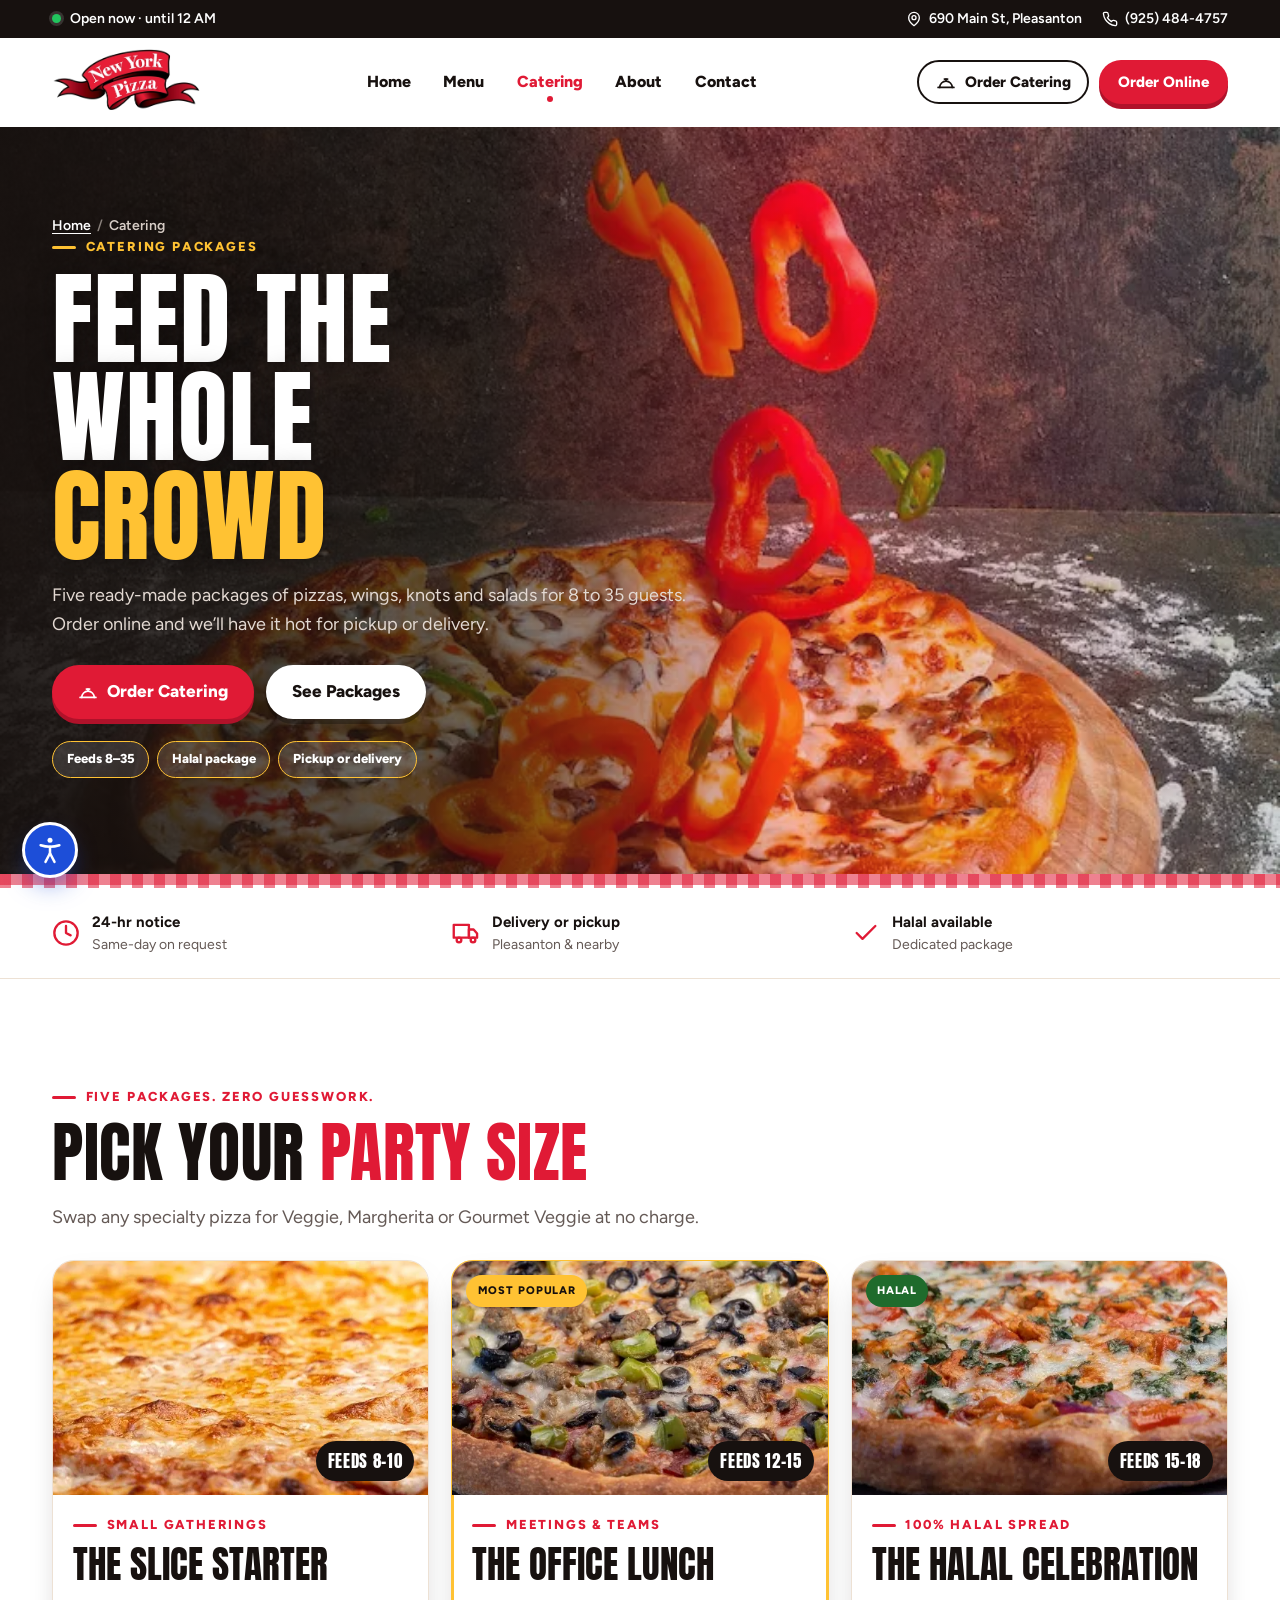
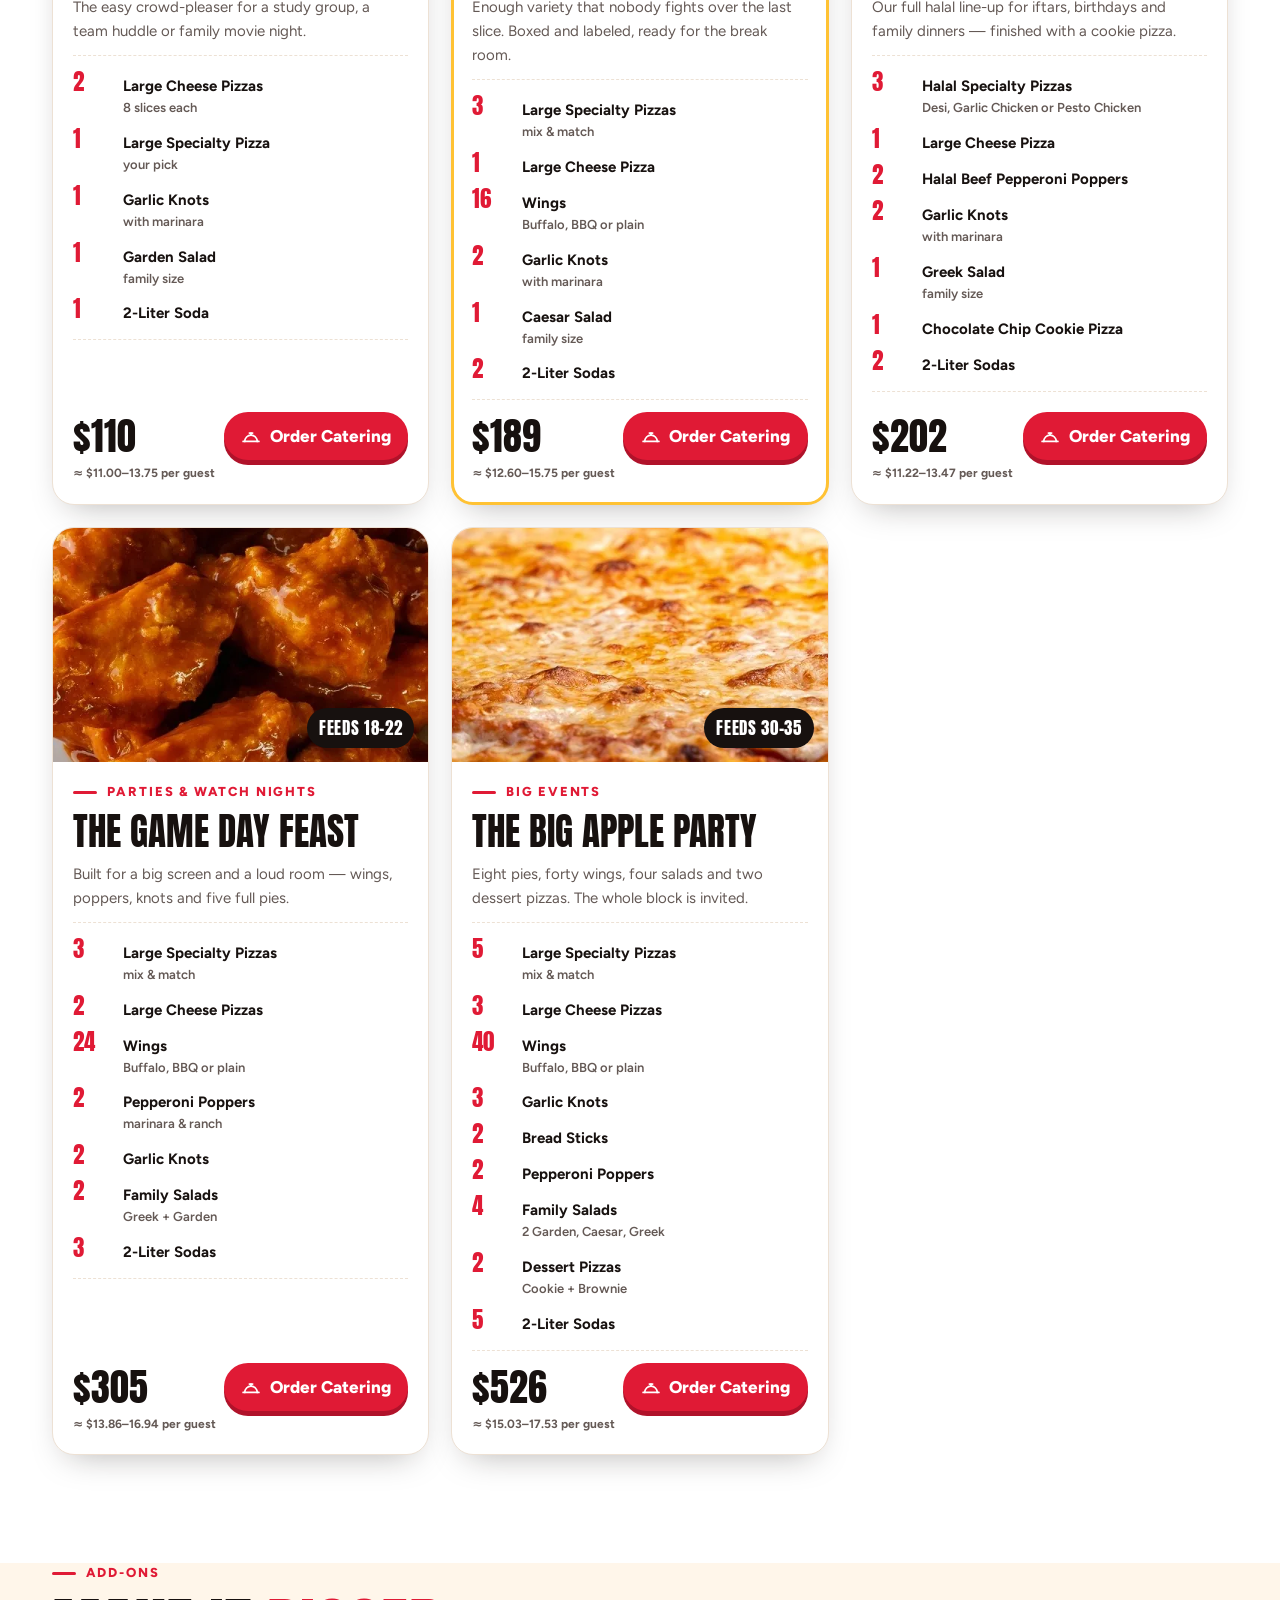
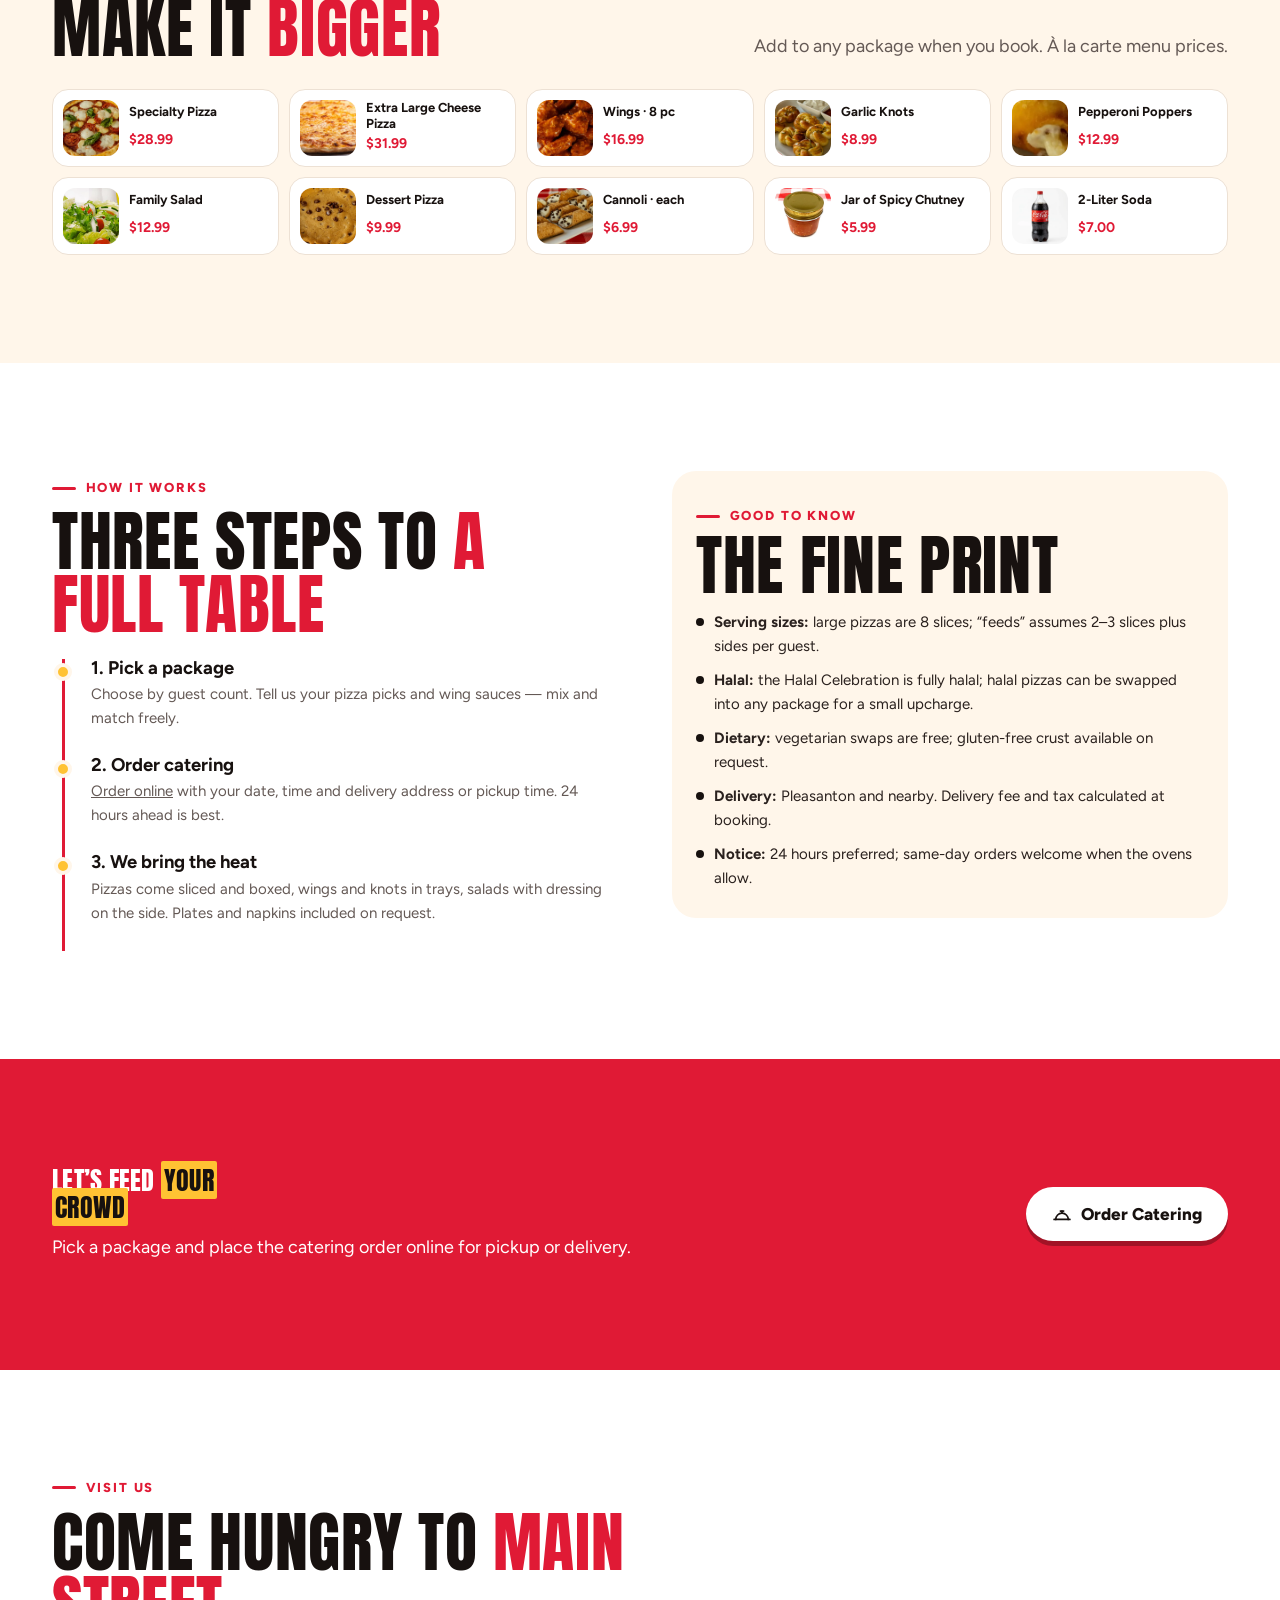
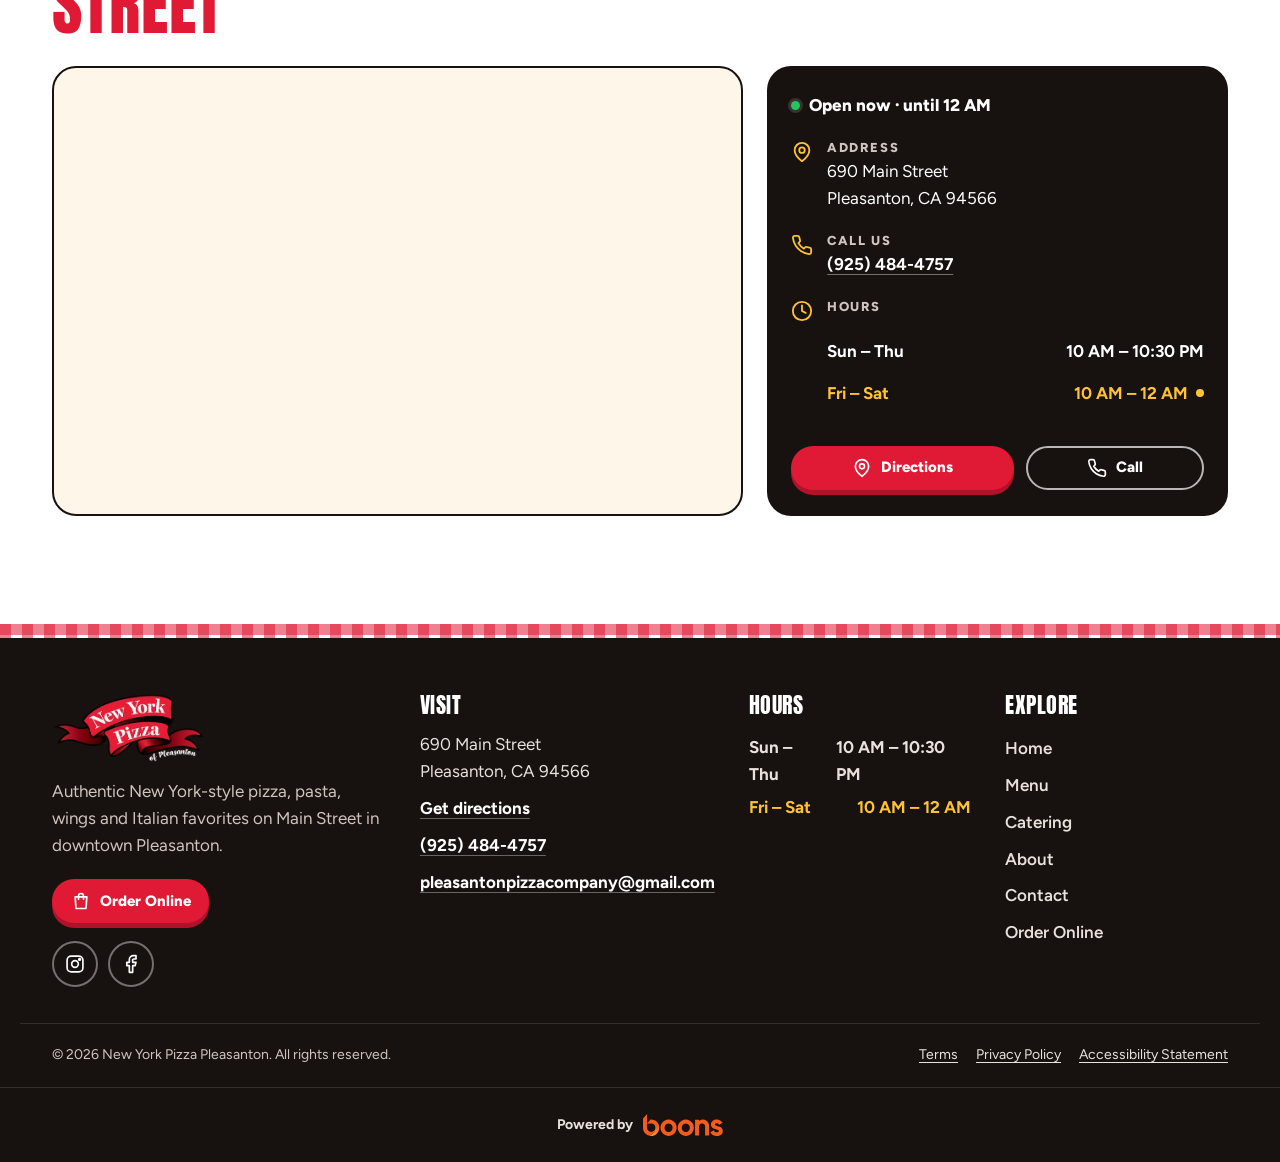
<file: catering.html>
<!doctype html>
<html lang="en">
<head>
<meta charset="utf-8">
<meta name="viewport" content="width=device-width, initial-scale=1, viewport-fit=cover">
<title>Pizza Catering Packages in Pleasanton, CA – Feeds 8 to 35 | New York Pizza</title>
<meta name="description" content="Five pizza catering packages from New York Pizza Pleasanton: specialty pies, wings, garlic knots and salads for offices, parties and events, 8–35 guests. Halal package available. Call (925) 484-4757.">
<meta name="robots" content="index, follow, max-image-preview:large">
<link rel="canonical" href="https://newyorkpizzapleasanton.com/catering.html">
<meta name="theme-color" content="#E01A35">
<meta name="author" content="New York Pizza Pleasanton">
<meta name="geo.region" content="US-CA">
<meta name="geo.placename" content="Pleasanton">
<meta property="og:type" content="website">
<meta property="og:site_name" content="New York Pizza Pleasanton">
<meta property="og:locale" content="en_US">
<meta property="og:title" content="Pizza Catering Packages in Pleasanton, CA – Feeds 8 to 35 | New York Pizza">
<meta property="og:description" content="Five pizza catering packages from New York Pizza Pleasanton: specialty pies, wings, garlic knots and salads for offices, parties and events, 8–35 guests. Halal package available. Call (925) 484-4757.">
<meta property="og:url" content="https://newyorkpizzapleasanton.com/catering.html">
<meta property="og:image" content="https://newyorkpizzapleasanton.com/assets/img/og-image.jpg">
<meta property="og:image:width" content="1200">
<meta property="og:image:height" content="630">
<meta property="og:image:alt" content="New York Pizza Pleasanton catering">
<meta name="twitter:card" content="summary_large_image">
<meta name="twitter:title" content="Pizza Catering Packages in Pleasanton, CA – Feeds 8 to 35 | New York Pizza">
<meta name="twitter:description" content="Five pizza catering packages from New York Pizza Pleasanton: specialty pies, wings, garlic knots and salads for offices, parties and events, 8–35 guests. Halal package available. Call (925) 484-4757.">
<meta name="twitter:image" content="https://newyorkpizzapleasanton.com/assets/img/og-image.jpg">
<link rel="icon" href="favicon.ico" sizes="48x48">
<link rel="icon" type="image/png" sizes="32x32" href="assets/img/favicon-32.png">
<link rel="apple-touch-icon" href="assets/img/apple-touch-icon.png">
<link rel="manifest" href="site.webmanifest">
<link rel="preload" href="assets/fonts/anton-latin.woff2" as="font" type="font/woff2" crossorigin>
<link rel="preload" href="assets/fonts/figtree-latin.woff2" as="font" type="font/woff2" crossorigin>
<link rel="stylesheet" href="assets/css/style.css">
<script>document.documentElement.classList.add('js');try{var s=JSON.parse(localStorage.getItem('nyp-a11y'));if(s){var r=document.documentElement,z=[1,1.12,1.25,1.37,1.5];if(s.fs)r.style.setProperty('--a11y-fs',z[s.fs]||1);['contrast','gray','links','font','spacing','lines','cursor','still','noimg'].forEach(function(k){if(s[k])r.classList.add('a11y-'+k)})}}catch(e){}</script>
<script type="application/ld+json">{"@context":"https://schema.org","@type":"BreadcrumbList","itemListElement":[{"@type":"ListItem","position":1,"name":"Home","item":"https://newyorkpizzapleasanton.com/"},{"@type":"ListItem","position":2,"name":"Catering","item":"https://newyorkpizzapleasanton.com/catering.html"}]}</script>
<script type="application/ld+json">{"@context":"https://schema.org","@type":"Menu","@id":"https://newyorkpizzapleasanton.com/catering.html#menu","name":"New York Pizza Pleasanton Catering Menu","url":"https://newyorkpizzapleasanton.com/catering.html","hasMenuSection":[{"@type":"MenuSection","name":"Catering Packages","hasMenuItem":[{"@type":"MenuItem","name":"The Slice Starter","description":"The easy crowd-pleaser for a study group, a team huddle or family movie night. Feeds 8–10. Includes 2 Large Cheese Pizzas, 1 Large Specialty Pizza, 1 Garlic Knots, 1 Garden Salad and 1 2-Liter Soda.","offers":{"@type":"Offer","price":"110.00","priceCurrency":"USD"}},{"@type":"MenuItem","name":"The Office Lunch","description":"Enough variety that nobody fights over the last slice. Feeds 12–15. Includes 3 Large Specialty Pizzas, 1 Large Cheese Pizza, 16 Wings, 2 Garlic Knots, 1 Caesar Salad and 2 2-Liter Sodas.","offers":{"@type":"Offer","price":"189.00","priceCurrency":"USD"}},{"@type":"MenuItem","name":"The Halal Celebration","description":"A full halal line-up for iftars, birthdays and family dinners. Feeds 15–18. Includes 3 Halal Specialty Pizzas, 1 Large Cheese Pizza, 2 Halal Beef Pepperoni Poppers, 2 Garlic Knots, 1 Greek Salad, 1 Chocolate Chip Cookie Pizza and 2 2-Liter Sodas.","offers":{"@type":"Offer","price":"202.00","priceCurrency":"USD"}},{"@type":"MenuItem","name":"The Game Day Feast","description":"Wings, poppers, knots and five full pies. Feeds 18–22. Includes 3 Large Specialty Pizzas, 2 Large Cheese Pizzas, 24 Wings, 2 Pepperoni Poppers, 2 Garlic Knots, 2 Family Salads and 3 2-Liter Sodas.","offers":{"@type":"Offer","price":"305.00","priceCurrency":"USD"}},{"@type":"MenuItem","name":"The Big Apple Party","description":"Eight pies, forty wings, four salads and two dessert pizzas. Feeds 30–35.","offers":{"@type":"Offer","price":"526.00","priceCurrency":"USD"}}]}]}</script>
</head>
<body>
<a class="skip-link" href="#main">Skip to main content</a>
<svg width="0" height="0" style="position:absolute" aria-hidden="true" focusable="false"><defs><symbol id="i-phone" viewBox="0 0 24 24" fill="none" stroke="currentColor" stroke-width="2" stroke-linecap="round" stroke-linejoin="round"><path d="M22 16.92v3a2 2 0 0 1-2.18 2 19.79 19.79 0 0 1-8.63-3.07 19.5 19.5 0 0 1-6-6 19.79 19.79 0 0 1-3.07-8.67A2 2 0 0 1 4.11 2h3a2 2 0 0 1 2 1.72c.13.96.36 1.9.7 2.81a2 2 0 0 1-.45 2.11L8.09 9.91a16 16 0 0 0 6 6l1.27-1.27a2 2 0 0 1 2.11-.45c.91.34 1.85.57 2.81.7A2 2 0 0 1 22 16.92z"/></symbol><symbol id="i-pin" viewBox="0 0 24 24" fill="none" stroke="currentColor" stroke-width="2" stroke-linecap="round" stroke-linejoin="round"><path d="M20 10c0 6-8 12-8 12s-8-6-8-12a8 8 0 0 1 16 0z"/><circle cx="12" cy="10" r="3"/></symbol><symbol id="i-clock" viewBox="0 0 24 24" fill="none" stroke="currentColor" stroke-width="2" stroke-linecap="round" stroke-linejoin="round"><circle cx="12" cy="12" r="10"/><polyline points="12 6 12 12 16 14"/></symbol><symbol id="i-menu" viewBox="0 0 24 24" fill="none" stroke="currentColor" stroke-width="2" stroke-linecap="round" stroke-linejoin="round"><line x1="3" y1="7" x2="21" y2="7"/><line x1="3" y1="12" x2="21" y2="12"/><line x1="3" y1="17" x2="15" y2="17"/></symbol><symbol id="i-x" viewBox="0 0 24 24" fill="none" stroke="currentColor" stroke-width="2" stroke-linecap="round" stroke-linejoin="round"><line x1="18" y1="6" x2="6" y2="18"/><line x1="6" y1="6" x2="18" y2="18"/></symbol><symbol id="i-arrow-right" viewBox="0 0 24 24" fill="none" stroke="currentColor" stroke-width="2" stroke-linecap="round" stroke-linejoin="round"><line x1="5" y1="12" x2="19" y2="12"/><polyline points="12 5 19 12 12 19"/></symbol><symbol id="i-arrow-left" viewBox="0 0 24 24" fill="none" stroke="currentColor" stroke-width="2" stroke-linecap="round" stroke-linejoin="round"><line x1="19" y1="12" x2="5" y2="12"/><polyline points="12 19 5 12 12 5"/></symbol><symbol id="i-home" viewBox="0 0 24 24" fill="none" stroke="currentColor" stroke-width="2" stroke-linecap="round" stroke-linejoin="round"><path d="M3 10.5 12 3l9 7.5V20a1 1 0 0 1-1 1h-5v-6H9v6H4a1 1 0 0 1-1-1z"/></symbol><symbol id="i-slice" viewBox="0 0 24 24" fill="none" stroke="currentColor" stroke-width="2" stroke-linecap="round" stroke-linejoin="round"><path d="M12 2.5 3 20.2a1 1 0 0 0 .9 1.4h16.2a1 1 0 0 0 .9-1.4z"/><path d="M4.6 17.6c4.8-1.7 10-1.7 14.8 0"/><circle cx="12" cy="10.5" r="1.3"/><circle cx="9.6" cy="14.6" r="1.1"/><circle cx="14.4" cy="14.4" r="1.1"/></symbol><symbol id="i-bag" viewBox="0 0 24 24" fill="none" stroke="currentColor" stroke-width="2" stroke-linecap="round" stroke-linejoin="round"><path d="M5 7h14l-1 14H6z"/><path d="M9 10V6a3 3 0 0 1 6 0v4"/></symbol><symbol id="i-tray" viewBox="0 0 24 24" fill="none" stroke="currentColor" stroke-width="2" stroke-linecap="round" stroke-linejoin="round"><path d="M2.5 18.5h19"/><path d="M4.5 18.5a7.5 7.5 0 0 1 15 0"/><path d="M12 11V8.5"/><path d="M10 8.5h4"/></symbol><symbol id="i-search" viewBox="0 0 24 24" fill="none" stroke="currentColor" stroke-width="2" stroke-linecap="round" stroke-linejoin="round"><circle cx="11" cy="11" r="7"/><line x1="21" y1="21" x2="16.65" y2="16.65"/></symbol><symbol id="i-instagram" viewBox="0 0 24 24" fill="none" stroke="currentColor" stroke-width="2" stroke-linecap="round" stroke-linejoin="round"><rect x="2.5" y="2.5" width="19" height="19" rx="5"/><circle cx="12" cy="12" r="4"/><circle cx="17.5" cy="6.5" r="1" fill="currentColor"/></symbol><symbol id="i-facebook" viewBox="0 0 24 24" fill="none" stroke="currentColor" stroke-width="2" stroke-linecap="round" stroke-linejoin="round"><path d="M18 2h-3a5 5 0 0 0-5 5v3H7v4h3v8h4v-8h3l1-4h-4V7a1 1 0 0 1 1-1h3z"/></symbol><symbol id="i-play" viewBox="0 0 24 24" fill="none" stroke="currentColor" stroke-width="2" stroke-linecap="round" stroke-linejoin="round"><polygon points="7 4 20 12 7 20 7 4" fill="currentColor"/></symbol><symbol id="i-pause" viewBox="0 0 24 24" fill="none" stroke="currentColor" stroke-width="2" stroke-linecap="round" stroke-linejoin="round"><rect x="6" y="4.5" width="4" height="15" rx="1" fill="currentColor" stroke="none"/><rect x="14" y="4.5" width="4" height="15" rx="1" fill="currentColor" stroke="none"/></symbol><symbol id="i-plus" viewBox="0 0 24 24" fill="none" stroke="currentColor" stroke-width="2" stroke-linecap="round" stroke-linejoin="round"><line x1="12" y1="5" x2="12" y2="19"/><line x1="5" y1="12" x2="19" y2="12"/></symbol><symbol id="i-mail" viewBox="0 0 24 24" fill="none" stroke="currentColor" stroke-width="2" stroke-linecap="round" stroke-linejoin="round"><rect x="2" y="4" width="20" height="16" rx="2"/><path d="m22 6-10 7L2 6"/></symbol><symbol id="i-truck" viewBox="0 0 24 24" fill="none" stroke="currentColor" stroke-width="2" stroke-linecap="round" stroke-linejoin="round"><path d="M1.5 5h13v11h-13z"/><path d="M14.5 9h4l3 3.5V16h-7z"/><circle cx="6" cy="18" r="2"/><circle cx="18" cy="18" r="2"/></symbol><symbol id="i-utensils" viewBox="0 0 24 24" fill="none" stroke="currentColor" stroke-width="2" stroke-linecap="round" stroke-linejoin="round"><path d="M3 2v7c0 1.1.9 2 2 2h4a2 2 0 0 0 2-2V2"/><path d="M7 2v20"/><path d="M21 15V2a5 5 0 0 0-5 5v6c0 1.1.9 2 2 2h3zm0 0v7"/></symbol><symbol id="i-gift" viewBox="0 0 24 24" fill="none" stroke="currentColor" stroke-width="2" stroke-linecap="round" stroke-linejoin="round"><rect x="3" y="8" width="18" height="4" rx="1"/><path d="M12 8v13"/><path d="M19 12v7a2 2 0 0 1-2 2H7a2 2 0 0 1-2-2v-7"/><path d="M7.5 8a2.5 2.5 0 0 1 0-5C11 3 12 8 12 8s1-5 4.5-5a2.5 2.5 0 0 1 0 5"/></symbol><symbol id="i-star" viewBox="0 0 24 24" fill="none" stroke="currentColor" stroke-width="2" stroke-linecap="round" stroke-linejoin="round"><polygon points="12 2 15.09 8.26 22 9.27 17 14.14 18.18 21.02 12 17.77 5.82 21.02 7 14.14 2 9.27 8.91 8.26 12 2" fill="currentColor" stroke="none"/></symbol><symbol id="i-flame" viewBox="0 0 24 24" fill="none" stroke="currentColor" stroke-width="2" stroke-linecap="round" stroke-linejoin="round"><path d="M8.5 14.5A2.5 2.5 0 0 0 11 12c0-1.38-.5-2-1-3-1.07-2.14-.22-4.05 2-6 .5 2.5 2 4.9 4 6.5 2 1.6 3 3.5 3 5.5a7 7 0 1 1-14 0c0-1.15.43-2.29 1-3a2.5 2.5 0 0 0 2.5 2.5z"/></symbol><symbol id="i-tag" viewBox="0 0 24 24" fill="none" stroke="currentColor" stroke-width="2" stroke-linecap="round" stroke-linejoin="round"><path d="M20.6 13.4 13.4 20.6a2 2 0 0 1-2.8 0L2 12V2h10l8.6 8.6a2 2 0 0 1 0 2.8z"/><circle cx="7" cy="7" r="1.5"/></symbol><symbol id="i-users" viewBox="0 0 24 24" fill="none" stroke="currentColor" stroke-width="2" stroke-linecap="round" stroke-linejoin="round"><path d="M17 21v-2a4 4 0 0 0-4-4H5a4 4 0 0 0-4 4v2"/><circle cx="9" cy="7" r="4"/><path d="M23 21v-2a4 4 0 0 0-3-3.87"/><path d="M16 3.13a4 4 0 0 1 0 7.75"/></symbol><symbol id="i-check" viewBox="0 0 24 24" fill="none" stroke="currentColor" stroke-width="2" stroke-linecap="round" stroke-linejoin="round"><polyline points="20 6 9 17 4 12"/></symbol><symbol id="i-external" viewBox="0 0 24 24" fill="none" stroke="currentColor" stroke-width="2" stroke-linecap="round" stroke-linejoin="round"><path d="M18 13v6a2 2 0 0 1-2 2H5a2 2 0 0 1-2-2V8a2 2 0 0 1 2-2h6"/><polyline points="15 3 21 3 21 9"/><line x1="10" y1="14" x2="21" y2="3"/></symbol><symbol id="i-access" viewBox="0 0 24 24" fill="none" stroke="currentColor" stroke-width="2" stroke-linecap="round" stroke-linejoin="round"><circle cx="12" cy="4.2" r="2" fill="currentColor" stroke="none"/><path d="M4.5 8.2c2.5.8 5 1.2 7.5 1.2s5-.4 7.5-1.2"/><path d="M12 9.4v5.2"/><path d="m8.4 21.5 3.6-6.9 3.6 6.9"/></symbol><symbol id="i-contrast" viewBox="0 0 24 24" fill="none" stroke="currentColor" stroke-width="2" stroke-linecap="round" stroke-linejoin="round"><circle cx="12" cy="12" r="9"/><path d="M12 3a9 9 0 0 1 0 18z" fill="currentColor"/></symbol><symbol id="i-drop" viewBox="0 0 24 24" fill="none" stroke="currentColor" stroke-width="2" stroke-linecap="round" stroke-linejoin="round"><path d="M12 2.7 6.3 8.4a8 8 0 1 0 11.4 0z"/><path d="M12 2.7V21.5"/></symbol><symbol id="i-underline" viewBox="0 0 24 24" fill="none" stroke="currentColor" stroke-width="2" stroke-linecap="round" stroke-linejoin="round"><path d="M6 4v6a6 6 0 0 0 12 0V4"/><line x1="4" y1="21" x2="20" y2="21"/></symbol><symbol id="i-font" viewBox="0 0 24 24" fill="none" stroke="currentColor" stroke-width="2" stroke-linecap="round" stroke-linejoin="round"><polyline points="4 7 4 4 20 4 20 7"/><line x1="9" y1="20" x2="15" y2="20"/><line x1="12" y1="4" x2="12" y2="20"/></symbol><symbol id="i-spacing" viewBox="0 0 24 24" fill="none" stroke="currentColor" stroke-width="2" stroke-linecap="round" stroke-linejoin="round"><path d="m3 15 4-10 4 10"/><path d="M4.6 11h4.8"/><path d="M14 5v10"/><path d="M14 5h3.5a2.5 2.5 0 0 1 0 5H14"/><path d="M14 10h4a2.5 2.5 0 0 1 0 5h-4"/><path d="M3 20h18"/><polyline points="6 18 3 20 6 22"/><polyline points="18 18 21 20 18 22"/></symbol><symbol id="i-lines" viewBox="0 0 24 24" fill="none" stroke="currentColor" stroke-width="2" stroke-linecap="round" stroke-linejoin="round"><line x1="9" y1="6" x2="21" y2="6"/><line x1="9" y1="12" x2="21" y2="12"/><line x1="9" y1="18" x2="21" y2="18"/><polyline points="3 8 5 5 7 8"/><polyline points="3 16 5 19 7 16"/><line x1="5" y1="5" x2="5" y2="19"/></symbol><symbol id="i-cursor" viewBox="0 0 24 24" fill="none" stroke="currentColor" stroke-width="2" stroke-linecap="round" stroke-linejoin="round"><path d="m4 3 7 18 2.5-7.5L21 11z"/></symbol><symbol id="i-noimg" viewBox="0 0 24 24" fill="none" stroke="currentColor" stroke-width="2" stroke-linecap="round" stroke-linejoin="round"><rect x="3" y="3" width="18" height="18" rx="2"/><circle cx="9" cy="9" r="2"/><path d="m21 15-5-5L5 21"/><line x1="2" y1="2" x2="22" y2="22"/></symbol><symbol id="i-guide" viewBox="0 0 24 24" fill="none" stroke="currentColor" stroke-width="2" stroke-linecap="round" stroke-linejoin="round"><rect x="2" y="9" width="20" height="6" rx="1.5"/><line x1="2" y1="4" x2="22" y2="4"/><line x1="2" y1="20" x2="22" y2="20"/></symbol><symbol id="i-reset" viewBox="0 0 24 24" fill="none" stroke="currentColor" stroke-width="2" stroke-linecap="round" stroke-linejoin="round"><polyline points="1 4 1 10 7 10"/><path d="M3.5 15a9 9 0 1 0 2.1-9.4L1 10"/></symbol></defs></svg>
<div class="topbar on-dark">
  <div class="container">
    <p class="status" data-open-status><span class="status-dot" aria-hidden="true"></span><span class="status-text">Open daily from 10 AM</span></p>
    <div class="tb-right">
      <a class="tb-addr" href="https://www.google.com/maps/dir/?api=1&amp;destination=New+York+Pizza%2C+690+Main+Street%2C+Pleasanton%2C+CA+94566" target="_blank" rel="noopener"><svg class="icon" aria-hidden="true" focusable="false"><use href="#i-pin"></use></svg>690 Main St, Pleasanton<span class="sr-only"> (opens in a new tab)</span></a>
      <a href="tel:+19254844757"><svg class="icon" aria-hidden="true" focusable="false"><use href="#i-phone"></use></svg>(925) 484-4757</a>
    </div>
  </div>
</div>
<header class="site-header">
  <div class="container header-inner">
    <a class="brand" href="index.html" aria-label="New York Pizza Pleasanton, home"><img src="assets/img/logo.webp" alt="New York Pizza" width="375" height="160"></a>
    <nav class="main-nav" aria-label="Main"><a href="index.html">Home</a><a href="menu.html">Menu</a><a href="catering.html" aria-current="page">Catering</a><a href="about.html">About</a><a href="contact.html">Contact</a></nav>
    <div class="header-cta">
      <a class="btn btn-outline btn-sm btn-catering" href="catering.html"><svg class="icon" aria-hidden="true" focusable="false"><use href="#i-tray"></use></svg>Order Catering</a>
      <a class="btn btn-red btn-sm" href="https://order.boons.io/site/new-york-pizza/221/y" target="_blank" rel="noopener">Order Online<span class="sr-only"> (opens in a new tab)</span></a>
      <button class="menu-toggle" type="button" data-drawer-open aria-expanded="false" aria-controls="drawer" aria-label="Open menu"><svg class="icon" aria-hidden="true" focusable="false"><use href="#i-menu"></use></svg></button>
    </div>
  </div>
</header>
<div class="drawer on-dark" id="drawer" role="dialog" aria-modal="true" aria-label="Site menu" inert>
  <div class="drawer-top">
    <a href="index.html" aria-label="New York Pizza Pleasanton, home"><img src="assets/img/logo.webp" alt="New York Pizza" width="375" height="160" loading="lazy" decoding="async"></a>
    <button class="drawer-close" type="button" data-drawer-close aria-label="Close menu"><svg class="icon" aria-hidden="true" focusable="false"><use href="#i-x"></use></svg></button>
  </div>
  <nav aria-label="Mobile"><ul class="drawer-nav"><li><a href="index.html">Home<svg class="icon" aria-hidden="true" focusable="false"><use href="#i-arrow-right"></use></svg></a></li><li><a href="menu.html">Menu<svg class="icon" aria-hidden="true" focusable="false"><use href="#i-arrow-right"></use></svg></a></li><li><a href="catering.html" aria-current="page">Catering<svg class="icon" aria-hidden="true" focusable="false"><use href="#i-arrow-right"></use></svg></a></li><li><a href="about.html">About<svg class="icon" aria-hidden="true" focusable="false"><use href="#i-arrow-right"></use></svg></a></li><li><a href="contact.html">Contact<svg class="icon" aria-hidden="true" focusable="false"><use href="#i-arrow-right"></use></svg></a></li></ul></nav>
  <div class="drawer-actions">
    <a class="btn btn-red" href="https://order.boons.io/site/new-york-pizza/221/y" target="_blank" rel="noopener"><svg class="icon" aria-hidden="true" focusable="false"><use href="#i-bag"></use></svg>Order Online<span class="sr-only"> (opens in a new tab)</span></a>
    <a class="btn btn-outline" href="catering.html">Order Catering</a>
  </div>
  <div class="drawer-info">
    <p class="status" data-open-status><span class="status-dot" aria-hidden="true"></span><span class="status-text">Open daily from 10 AM</span></p>
    <p>690 Main Street, Pleasanton, CA 94566</p>
    <p><a href="tel:+19254844757">(925) 484-4757</a></p>
  </div>
  <div class="drawer-social">
    <a class="social-btn" href="https://www.instagram.com/newyorkpizza_ca/" target="_blank" rel="noopener" aria-label="New York Pizza on Instagram (opens in a new tab)"><svg class="icon" aria-hidden="true" focusable="false"><use href="#i-instagram"></use></svg></a>
    <a class="social-btn" href="https://www.facebook.com/profile.php?id=61567087062915" target="_blank" rel="noopener" aria-label="New York Pizza on Facebook (opens in a new tab)"><svg class="icon" aria-hidden="true" focusable="false"><use href="#i-facebook"></use></svg></a>
  </div>
</div>
<main id="main" tabindex="-1">
<section class="cat-hero on-dark" aria-labelledby="page-title">
  <img class="cat-hero-bg" src="assets/img/site/hero-peppers.webp" srcset="assets/img/site/hero-peppers-640.webp 640w, assets/img/site/hero-peppers.webp 740w" sizes="100vw" alt="" width="740" height="740" fetchpriority="high">
  <div class="container">
    <nav aria-label="Breadcrumb"><ol class="crumbs"><li><a href="index.html">Home</a></li><li aria-current="page">Catering</li></ol></nav>
    <p class="eyebrow">Catering packages</p>
    <h1 id="page-title" class="display">Feed the whole <span class="hl">crowd</span></h1>
    <p class="lead">Five ready-made packages of pizzas, wings, knots and salads for 8 to 35 guests. Order online and we&rsquo;ll have it hot for pickup or delivery.</p>
    <div class="btn-row">
      <a class="btn btn-red" href="https://order.boons.io/site/catering/new-york-pizza/221/y" target="_blank" rel="noopener"><svg class="icon" aria-hidden="true" focusable="false"><use href="#i-tray"></use></svg>Order Catering<span class="sr-only"> (opens in a new tab)</span></a>
      <a class="btn btn-light" href="#packages">See Packages</a>
    </div>
    <ul class="cat-pills"><li>Feeds 8&ndash;35</li><li>Halal package</li><li>Pickup or delivery</li></ul>
  </div>
</section>
<div class="gingham gingham-strip" aria-hidden="true"></div>
<section class="cat-facts" aria-label="Catering quick facts">
  <div class="container">
    <div><svg class="icon" aria-hidden="true" focusable="false"><use href="#i-clock"></use></svg><strong>24-hr notice</strong><span>Same-day on request</span></div>
    <div><svg class="icon" aria-hidden="true" focusable="false"><use href="#i-truck"></use></svg><strong>Delivery or pickup</strong><span>Pleasanton &amp; nearby</span></div>
    <div><svg class="icon" aria-hidden="true" focusable="false"><use href="#i-check"></use></svg><strong>Halal available</strong><span>Dedicated package</span></div>
  </div>
</section>
<section class="section" id="packages" aria-labelledby="pk-title">
  <div class="container">
    <div class="section-head">
      <div class="title-wrap" data-reveal>
        <p class="eyebrow">Five packages. Zero guesswork.</p>
        <h2 id="pk-title" class="display h-lg">Pick your <span class="hl">party size</span></h2>
      </div>
      <p class="lead">Swap any specialty pizza for Veggie, Margherita or Gourmet Veggie at no charge.</p>
    </div>
    <div class="pk-grid">
      <article class="pk" id="slice-starter" data-reveal>
        <div class="pk-ph"><img src="assets/img/menu/cheese-pizza-large.webp" srcset="assets/img/menu/cheese-pizza-large-320.webp 320w, assets/img/menu/cheese-pizza-large.webp 500w" sizes="(min-width: 1200px) 380px, (min-width: 820px) 46vw, 100vw" alt="Large cheese pizza" width="500" height="500" loading="lazy" decoding="async"><span class="pk-feeds">Feeds 8–10</span></div>
        <div class="pk-body">
          <p class="eyebrow">Small gatherings</p>
          <h3>The Slice Starter</h3>
          <p class="pk-blurb">The easy crowd-pleaser for a study group, a team huddle or family movie night.</p>
          <ul class="pk-list"><li><b>2</b><span>Large Cheese Pizzas <small>8 slices each</small></span></li><li><b>1</b><span>Large Specialty Pizza <small>your pick</small></span></li><li><b>1</b><span>Garlic Knots <small>with marinara</small></span></li><li><b>1</b><span>Garden Salad <small>family size</small></span></li><li><b>1</b><span>2-Liter Soda</span></li></ul>
          <div class="pk-foot"><div class="pk-price"><b>$110</b><span class="pp">≈ $11.00–13.75 per guest</span></div><div class="pk-actions"><a class="btn btn-red" href="https://order.boons.io/site/catering/new-york-pizza/221/y" target="_blank" rel="noopener"><svg class="icon" aria-hidden="true" focusable="false"><use href="#i-tray"></use></svg>Order Catering<span class="sr-only"> (opens in a new tab)</span></a></div></div>
        </div>
      </article>
      <article class="pk popular" id="office-lunch" data-reveal>
        <div class="pk-ph"><img src="assets/img/menu/combination.webp" srcset="assets/img/menu/combination-320.webp 320w, assets/img/menu/combination.webp 500w" sizes="(min-width: 1200px) 380px, (min-width: 820px) 46vw, 100vw" alt="Combination specialty pizza" width="500" height="500" loading="lazy" decoding="async"><span class="pk-badge">Most popular</span><span class="pk-feeds">Feeds 12–15</span></div>
        <div class="pk-body">
          <p class="eyebrow">Meetings &amp; teams</p>
          <h3>The Office Lunch</h3>
          <p class="pk-blurb">Enough variety that nobody fights over the last slice. Boxed and labeled, ready for the break room.</p>
          <ul class="pk-list"><li><b>3</b><span>Large Specialty Pizzas <small>mix &amp; match</small></span></li><li><b>1</b><span>Large Cheese Pizza</span></li><li><b>16</b><span>Wings <small>Buffalo, BBQ or plain</small></span></li><li><b>2</b><span>Garlic Knots <small>with marinara</small></span></li><li><b>1</b><span>Caesar Salad <small>family size</small></span></li><li><b>2</b><span>2-Liter Sodas</span></li></ul>
          <div class="pk-foot"><div class="pk-price"><b>$189</b><span class="pp">≈ $12.60–15.75 per guest</span></div><div class="pk-actions"><a class="btn btn-red" href="https://order.boons.io/site/catering/new-york-pizza/221/y" target="_blank" rel="noopener"><svg class="icon" aria-hidden="true" focusable="false"><use href="#i-tray"></use></svg>Order Catering<span class="sr-only"> (opens in a new tab)</span></a></div></div>
        </div>
      </article>
      <article class="pk" id="halal-celebration" data-reveal>
        <div class="pk-ph"><img src="assets/img/menu/desi-pizza-halal.webp" srcset="assets/img/menu/desi-pizza-halal-320.webp 320w, assets/img/menu/desi-pizza-halal.webp 500w" sizes="(min-width: 1200px) 380px, (min-width: 820px) 46vw, 100vw" alt="Halal Desi pizza" width="500" height="500" loading="lazy" decoding="async"><span class="pk-badge halal">Halal</span><span class="pk-feeds">Feeds 15–18</span></div>
        <div class="pk-body">
          <p class="eyebrow">100% halal spread</p>
          <h3>The Halal Celebration</h3>
          <p class="pk-blurb">Our full halal line-up for iftars, birthdays and family dinners — finished with a cookie pizza.</p>
          <ul class="pk-list"><li><b>3</b><span>Halal Specialty Pizzas <small>Desi, Garlic Chicken or Pesto Chicken</small></span></li><li><b>1</b><span>Large Cheese Pizza</span></li><li><b>2</b><span>Halal Beef Pepperoni Poppers</span></li><li><b>2</b><span>Garlic Knots <small>with marinara</small></span></li><li><b>1</b><span>Greek Salad <small>family size</small></span></li><li><b>1</b><span>Chocolate Chip Cookie Pizza</span></li><li><b>2</b><span>2-Liter Sodas</span></li></ul>
          <div class="pk-foot"><div class="pk-price"><b>$202</b><span class="pp">≈ $11.22–13.47 per guest</span></div><div class="pk-actions"><a class="btn btn-red" href="https://order.boons.io/site/catering/new-york-pizza/221/y" target="_blank" rel="noopener"><svg class="icon" aria-hidden="true" focusable="false"><use href="#i-tray"></use></svg>Order Catering<span class="sr-only"> (opens in a new tab)</span></a></div></div>
        </div>
      </article>
      <article class="pk" id="game-day" data-reveal>
        <div class="pk-ph"><img src="assets/img/menu/buffalo-wings-8-pcs.webp" srcset="assets/img/menu/buffalo-wings-8-pcs-320.webp 320w, assets/img/menu/buffalo-wings-8-pcs.webp 500w" sizes="(min-width: 1200px) 380px, (min-width: 820px) 46vw, 100vw" alt="Buffalo wings" width="500" height="500" loading="lazy" decoding="async"><span class="pk-feeds">Feeds 18–22</span></div>
        <div class="pk-body">
          <p class="eyebrow">Parties &amp; watch nights</p>
          <h3>The Game Day Feast</h3>
          <p class="pk-blurb">Built for a big screen and a loud room — wings, poppers, knots and five full pies.</p>
          <ul class="pk-list"><li><b>3</b><span>Large Specialty Pizzas <small>mix &amp; match</small></span></li><li><b>2</b><span>Large Cheese Pizzas</span></li><li><b>24</b><span>Wings <small>Buffalo, BBQ or plain</small></span></li><li><b>2</b><span>Pepperoni Poppers <small>marinara &amp; ranch</small></span></li><li><b>2</b><span>Garlic Knots</span></li><li><b>2</b><span>Family Salads <small>Greek + Garden</small></span></li><li><b>3</b><span>2-Liter Sodas</span></li></ul>
          <div class="pk-foot"><div class="pk-price"><b>$305</b><span class="pp">≈ $13.86–16.94 per guest</span></div><div class="pk-actions"><a class="btn btn-red" href="https://order.boons.io/site/catering/new-york-pizza/221/y" target="_blank" rel="noopener"><svg class="icon" aria-hidden="true" focusable="false"><use href="#i-tray"></use></svg>Order Catering<span class="sr-only"> (opens in a new tab)</span></a></div></div>
        </div>
      </article>
      <article class="pk" id="big-apple-party" data-reveal>
        <div class="pk-ph"><img src="assets/img/menu/cheese-pizza-extra-large.webp" srcset="assets/img/menu/cheese-pizza-extra-large-320.webp 320w, assets/img/menu/cheese-pizza-extra-large.webp 500w" sizes="(min-width: 1200px) 380px, (min-width: 820px) 46vw, 100vw" alt="Extra large cheese pizza" width="500" height="500" loading="lazy" decoding="async"><span class="pk-feeds">Feeds 30–35</span></div>
        <div class="pk-body">
          <p class="eyebrow">Big events</p>
          <h3>The Big Apple Party</h3>
          <p class="pk-blurb">Eight pies, forty wings, four salads and two dessert pizzas. The whole block is invited.</p>
          <ul class="pk-list"><li><b>5</b><span>Large Specialty Pizzas <small>mix &amp; match</small></span></li><li><b>3</b><span>Large Cheese Pizzas</span></li><li><b>40</b><span>Wings <small>Buffalo, BBQ or plain</small></span></li><li><b>3</b><span>Garlic Knots</span></li><li><b>2</b><span>Bread Sticks</span></li><li><b>2</b><span>Pepperoni Poppers</span></li><li><b>4</b><span>Family Salads <small>2 Garden, Caesar, Greek</small></span></li><li><b>2</b><span>Dessert Pizzas <small>Cookie + Brownie</small></span></li><li><b>5</b><span>2-Liter Sodas</span></li></ul>
          <div class="pk-foot"><div class="pk-price"><b>$526</b><span class="pp">≈ $15.03–17.53 per guest</span></div><div class="pk-actions"><a class="btn btn-red" href="https://order.boons.io/site/catering/new-york-pizza/221/y" target="_blank" rel="noopener"><svg class="icon" aria-hidden="true" focusable="false"><use href="#i-tray"></use></svg>Order Catering<span class="sr-only"> (opens in a new tab)</span></a></div></div>
        </div>
      </article>
    </div>
  </div>
</section>
<section class="section bg-cream" style="padding-top:0" aria-labelledby="add-title">
  <div class="container">
    <div class="section-head">
      <div class="title-wrap" data-reveal>
        <p class="eyebrow">Add-ons</p>
        <h2 id="add-title" class="display h-lg">Make it <span class="hl">bigger</span></h2>
      </div>
      <p class="lead">Add to any package when you book. À la carte menu prices.</p>
    </div>
    <ul class="addons">
      <li class="addon"><img src="assets/img/menu/margherita.webp" alt="" width="120" height="120" loading="lazy" decoding="async"><span>Specialty Pizza</span><b>$28.99</b></li>
      <li class="addon"><img src="assets/img/menu/cheese-pizza-extra-large.webp" alt="" width="120" height="120" loading="lazy" decoding="async"><span>Extra Large Cheese Pizza</span><b>$31.99</b></li>
      <li class="addon"><img src="assets/img/menu/buffalo-wings-8-pcs.webp" alt="" width="120" height="120" loading="lazy" decoding="async"><span>Wings · 8 pc</span><b>$16.99</b></li>
      <li class="addon"><img src="assets/img/menu/garlic-knots.webp" alt="" width="120" height="120" loading="lazy" decoding="async"><span>Garlic Knots</span><b>$8.99</b></li>
      <li class="addon"><img src="assets/img/menu/pepperoni-poppers.webp" alt="" width="120" height="120" loading="lazy" decoding="async"><span>Pepperoni Poppers</span><b>$12.99</b></li>
      <li class="addon"><img src="assets/img/menu/garden-salad.webp" alt="" width="120" height="120" loading="lazy" decoding="async"><span>Family Salad</span><b>$12.99</b></li>
      <li class="addon"><img src="assets/img/menu/chocolate-chip-cookie-pizza.webp" alt="" width="120" height="120" loading="lazy" decoding="async"><span>Dessert Pizza</span><b>$9.99</b></li>
      <li class="addon"><img src="assets/img/menu/cannoli.webp" alt="" width="120" height="120" loading="lazy" decoding="async"><span>Cannoli · each</span><b>$6.99</b></li>
      <li class="addon"><img src="assets/img/menu/jar-of-spicy-chutney.webp" alt="" width="120" height="120" loading="lazy" decoding="async"><span>Jar of Spicy Chutney</span><b>$5.99</b></li>
      <li class="addon"><img src="assets/img/menu/2-liter-bottle.webp" alt="" width="120" height="120" loading="lazy" decoding="async"><span>2-Liter Soda</span><b>$7.00</b></li>
    </ul>
  </div>
</section>
<section class="section" aria-labelledby="how-title">
  <div class="container split" style="align-items:start">
    <div data-reveal>
      <p class="eyebrow">How it works</p>
      <h2 id="how-title" class="display h-lg" style="margin:12px 0 22px">Three steps to <span class="hl">a full table</span></h2>
      <ol class="timeline">
        <li><h3>1. Pick a package</h3><p>Choose by guest count. Tell us your pizza picks and wing sauces — mix and match freely.</p></li>
        <li><h3>2. Order catering</h3><p><a href="https://order.boons.io/site/catering/new-york-pizza/221/y" target="_blank" rel="noopener">Order online<span class="sr-only"> (opens in a new tab)</span></a> with your date, time and delivery address or pickup time. 24 hours ahead is best.</p></li>
        <li><h3>3. We bring the heat</h3><p>Pizzas come sliced and boxed, wings and knots in trays, salads with dressing on the side. Plates and napkins included on request.</p></li>
      </ol>
    </div>
    <div class="fine-card" data-reveal>
      <p class="eyebrow">Good to know</p>
      <h2 class="display h-lg">The fine print</h2>
      <ul class="fine">
        <li><b>Serving sizes:</b> large pizzas are 8 slices; &ldquo;feeds&rdquo; assumes 2–3 slices plus sides per guest.</li>
        <li><b>Halal:</b> the Halal Celebration is fully halal; halal pizzas can be swapped into any package for a small upcharge.</li>
        <li><b>Dietary:</b> vegetarian swaps are free; gluten-free crust available on request.</li>
        <li><b>Delivery:</b> Pleasanton and nearby. Delivery fee and tax calculated at booking.</li>
        <li><b>Notice:</b> 24 hours preferred; same-day orders welcome when the ovens allow.</li>
      </ul>
    </div>
  </div>
</section>
<section class="section cta-band bg-red on-dark" aria-labelledby="cta-title">
  <div class="container cta-inner">
    <div>
      <h2 id="cta-title" class="display">Let&rsquo;s feed <span class="hl">your crowd</span></h2>
      <p class="lead" style="color:#fff;margin-top:12px">Pick a package and place the catering order online for pickup or delivery.</p>
    </div>
    <div class="btn-row">
      <a class="btn btn-light" href="https://order.boons.io/site/catering/new-york-pizza/221/y" target="_blank" rel="noopener"><svg class="icon" aria-hidden="true" focusable="false"><use href="#i-tray"></use></svg>Order Catering<span class="sr-only"> (opens in a new tab)</span></a>
    </div>
  </div>
</section>
<section class="section" aria-labelledby="visit-title">
  <div class="container">
    <div class="section-head">
      <div class="title-wrap" data-reveal>
        <p class="eyebrow">Visit us</p>
        <h2 id="visit-title" class="display h-lg">Come hungry to <span class="hl">Main Street</span></h2>
      </div>
    </div>
    <div class="visit">
      <div class="map-card" data-reveal>
        <iframe title="Map: New York Pizza, 690 Main Street, Pleasanton" src="https://www.google.com/maps?q=New+York+Pizza,+690+Main+Street,+Pleasanton,+CA+94566&amp;output=embed" loading="lazy" referrerpolicy="no-referrer-when-downgrade" allowfullscreen></iframe>
      </div>
      <div class="info-card on-dark" data-reveal>
        <p class="status" data-open-status><span class="status-dot" aria-hidden="true"></span><span class="status-text">Open daily from 10 AM</span></p>
        <div class="info-row"><svg class="icon" aria-hidden="true" focusable="false"><use href="#i-pin"></use></svg><div><strong>Address</strong><address>690 Main Street<br>Pleasanton, CA 94566</address></div></div>
        <div class="info-row"><svg class="icon" aria-hidden="true" focusable="false"><use href="#i-phone"></use></svg><div><strong>Call us</strong><a href="tel:+19254844757">(925) 484-4757</a></div></div>
        <div class="info-row"><svg class="icon" aria-hidden="true" focusable="false"><use href="#i-clock"></use></svg><div style="flex:1"><strong>Hours</strong><dl class="hours-list"><div data-day="0,1,2,3,4"><dt>Sun &ndash; Thu</dt><dd>10 AM &ndash; 10:30 PM</dd></div>
<div data-day="5,6"><dt>Fri &ndash; Sat</dt><dd>10 AM &ndash; 12 AM</dd></div></dl></div></div>
        <div class="btn-row">
          <a class="btn btn-red btn-sm" href="https://www.google.com/maps/dir/?api=1&amp;destination=New+York+Pizza%2C+690+Main+Street%2C+Pleasanton%2C+CA+94566" target="_blank" rel="noopener"><svg class="icon" aria-hidden="true" focusable="false"><use href="#i-pin"></use></svg>Directions<span class="sr-only"> (opens in a new tab)</span></a>
          <a class="btn btn-outline btn-sm" href="tel:+19254844757"><svg class="icon" aria-hidden="true" focusable="false"><use href="#i-phone"></use></svg>Call</a>
        </div>
      </div>
    </div>
  </div>
</section>
</main>
<footer class="site-footer on-dark">
  <div class="gingham gingham-strip" aria-hidden="true"></div>
  <div class="container footer-grid">
    <div class="footer-brand">
      <a href="index.html" aria-label="New York Pizza Pleasanton, home"><img src="assets/img/logo.webp" alt="New York Pizza" width="375" height="160" loading="lazy" decoding="async"></a>
      <p>Authentic New York-style pizza, pasta, wings and Italian favorites on Main Street in downtown Pleasanton.</p>
      <div class="btn-row"><a class="btn btn-red btn-sm" href="https://order.boons.io/site/new-york-pizza/221/y" target="_blank" rel="noopener"><svg class="icon" aria-hidden="true" focusable="false"><use href="#i-bag"></use></svg>Order Online<span class="sr-only"> (opens in a new tab)</span></a></div>
      <div class="footer-social">
        <a class="social-btn" href="https://www.instagram.com/newyorkpizza_ca/" target="_blank" rel="noopener" aria-label="New York Pizza on Instagram (opens in a new tab)"><svg class="icon" aria-hidden="true" focusable="false"><use href="#i-instagram"></use></svg></a>
        <a class="social-btn" href="https://www.facebook.com/profile.php?id=61567087062915" target="_blank" rel="noopener" aria-label="New York Pizza on Facebook (opens in a new tab)"><svg class="icon" aria-hidden="true" focusable="false"><use href="#i-facebook"></use></svg></a>
      </div>
    </div>
    <div>
      <h2 class="f-title">Visit</h2>
      <div class="footer-contact">
        <address>690 Main Street<br>Pleasanton, CA 94566</address>
        <a href="https://www.google.com/maps/dir/?api=1&amp;destination=New+York+Pizza%2C+690+Main+Street%2C+Pleasanton%2C+CA+94566" target="_blank" rel="noopener">Get directions<span class="sr-only"> (opens in a new tab)</span></a>
        <a href="tel:+19254844757">(925) 484-4757</a>
        <a href="mailto:pleasantonpizzacompany@gmail.com">pleasantonpizzacompany@gmail.com</a>
      </div>
    </div>
    <div>
      <h2 class="f-title">Hours</h2>
      <dl class="footer-hours"><div data-day="0,1,2,3,4"><dt>Sun &ndash; Thu</dt><dd>10 AM &ndash; 10:30 PM</dd></div>
<div data-day="5,6"><dt>Fri &ndash; Sat</dt><dd>10 AM &ndash; 12 AM</dd></div></dl>
    </div>
    <div>
      <h2 class="f-title">Explore</h2>
      <ul class="footer-links"><li><a href="index.html">Home</a></li><li><a href="menu.html">Menu</a></li><li><a href="catering.html">Catering</a></li><li><a href="about.html">About</a></li><li><a href="contact.html">Contact</a></li><li><a href="https://order.boons.io/site/new-york-pizza/221/y" target="_blank" rel="noopener">Order Online<span class="sr-only"> (opens in a new tab)</span></a></li></ul>
    </div>
  </div>
  <div class="container footer-bottom">
    <p>&copy; <span data-year>2026</span> New York Pizza Pleasanton. All rights reserved.</p>
    <ul class="legal">
      <li><a href="https://www.boons.io/terms-of-service" target="_blank" rel="noopener">Terms<span class="sr-only"> (opens in a new tab)</span></a></li>
      <li><a href="https://www.boons.io/privacy-policy" target="_blank" rel="noopener">Privacy Policy<span class="sr-only"> (opens in a new tab)</span></a></li>
      <li><a href="https://www.boons.io/accessibility-statement" target="_blank" rel="noopener">Accessibility Statement<span class="sr-only"> (opens in a new tab)</span></a></li>
    </ul>
  </div>
  <div class="powered-wrap">
    <a class="powered" href="https://www.boons.io/" target="_blank" rel="noopener">Powered by <img src="assets/img/boons-logo.svg" alt="boons.io" width="81" height="22" loading="lazy"><span class="sr-only"> (opens in a new tab)</span></a>
  </div>
</footer>
<nav class="appbar" aria-label="Quick actions">
  <ul>
    <li><a href="index.html"><svg class="icon" aria-hidden="true" focusable="false"><use href="#i-home"></use></svg><span>Home</span></a></li>
    <li><a href="menu.html"><svg class="icon" aria-hidden="true" focusable="false"><use href="#i-slice"></use></svg><span>Menu</span></a></li>
    <li><a class="ab-order" href="https://order.boons.io/site/new-york-pizza/221/y" target="_blank" rel="noopener"><span class="ab-bubble"><svg class="icon" aria-hidden="true" focusable="false"><use href="#i-bag"></use></svg></span><span>Order</span><span class="sr-only"> online (opens in a new tab)</span></a></li>
    <li><a href="catering.html" aria-current="page"><svg class="icon" aria-hidden="true" focusable="false"><use href="#i-tray"></use></svg><span>Catering</span></a></li>
    <li><a href="tel:+19254844757"><svg class="icon" aria-hidden="true" focusable="false"><use href="#i-phone"></use></svg><span>Call</span></a></li>
  </ul>
</nav>

<script src="assets/js/main.js" defer></script>
<script src="assets/js/a11y.js" defer></script>
</body>
</html>
</file>
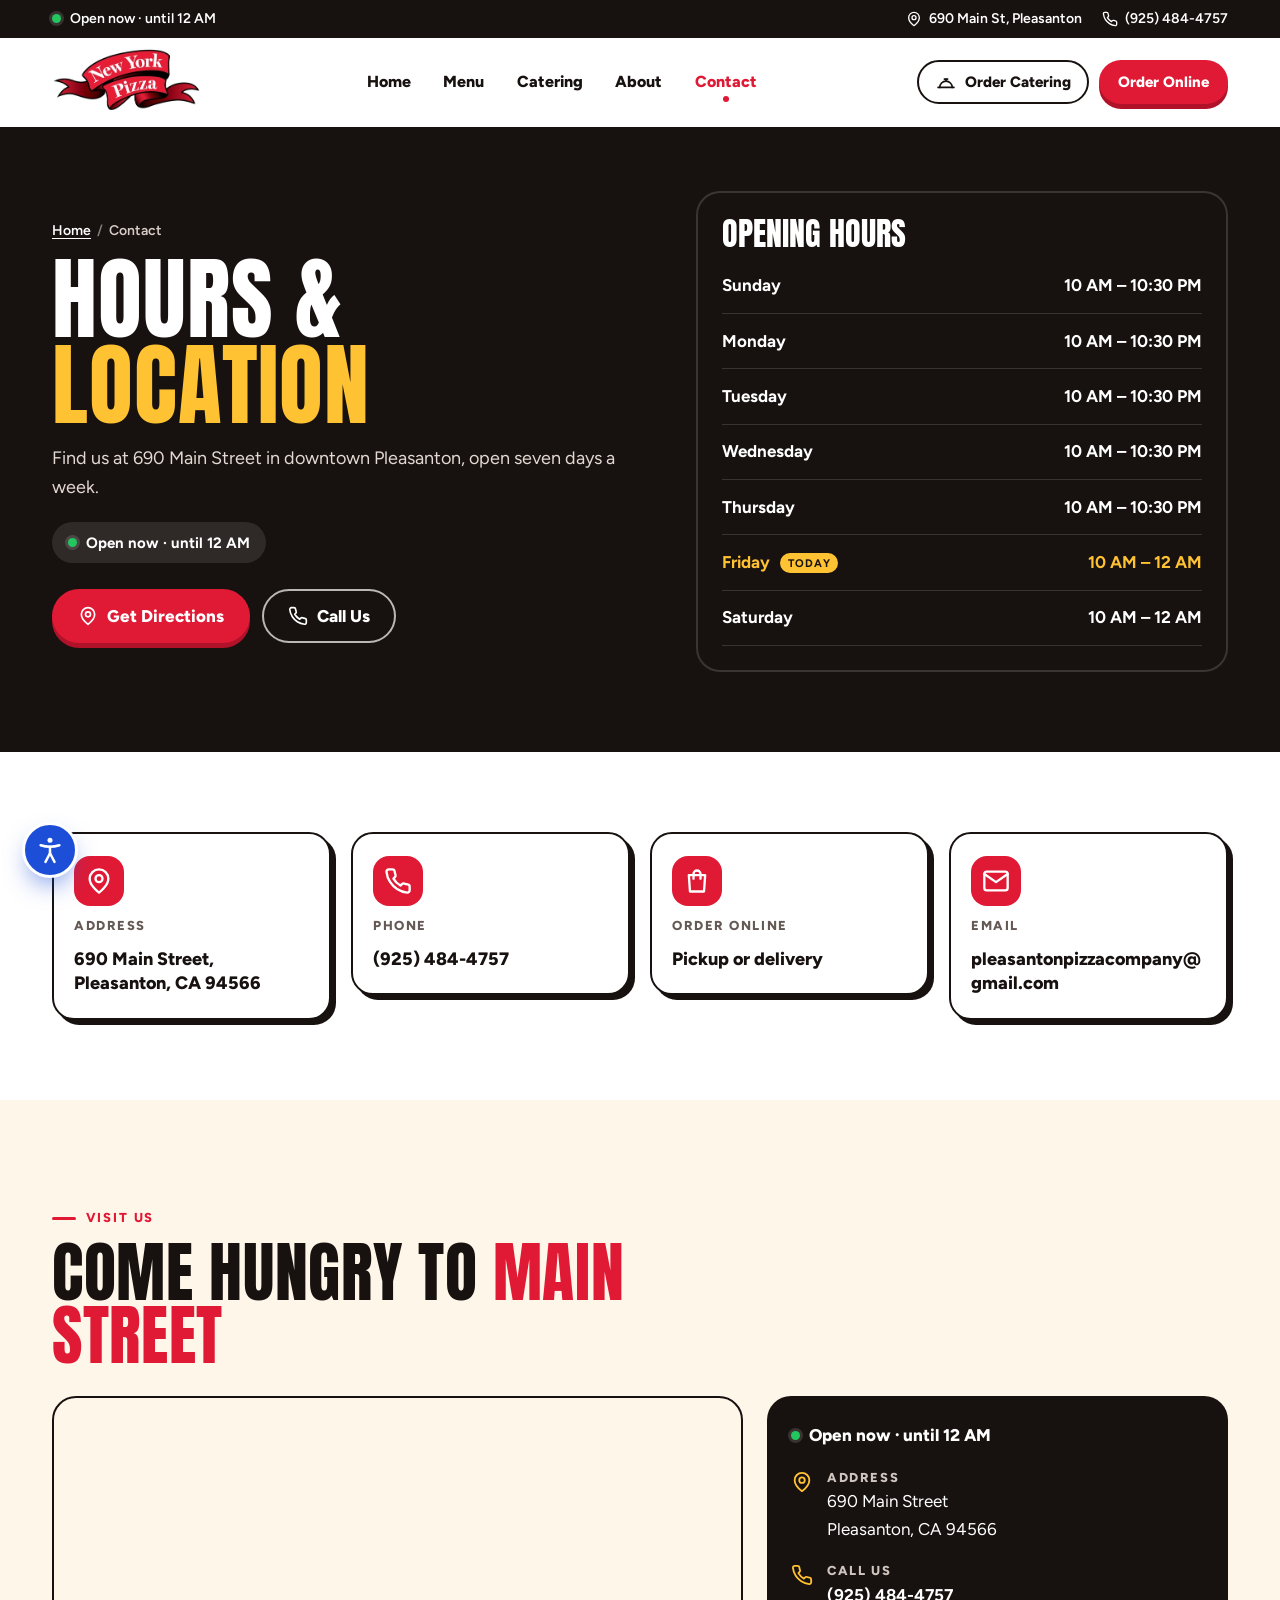
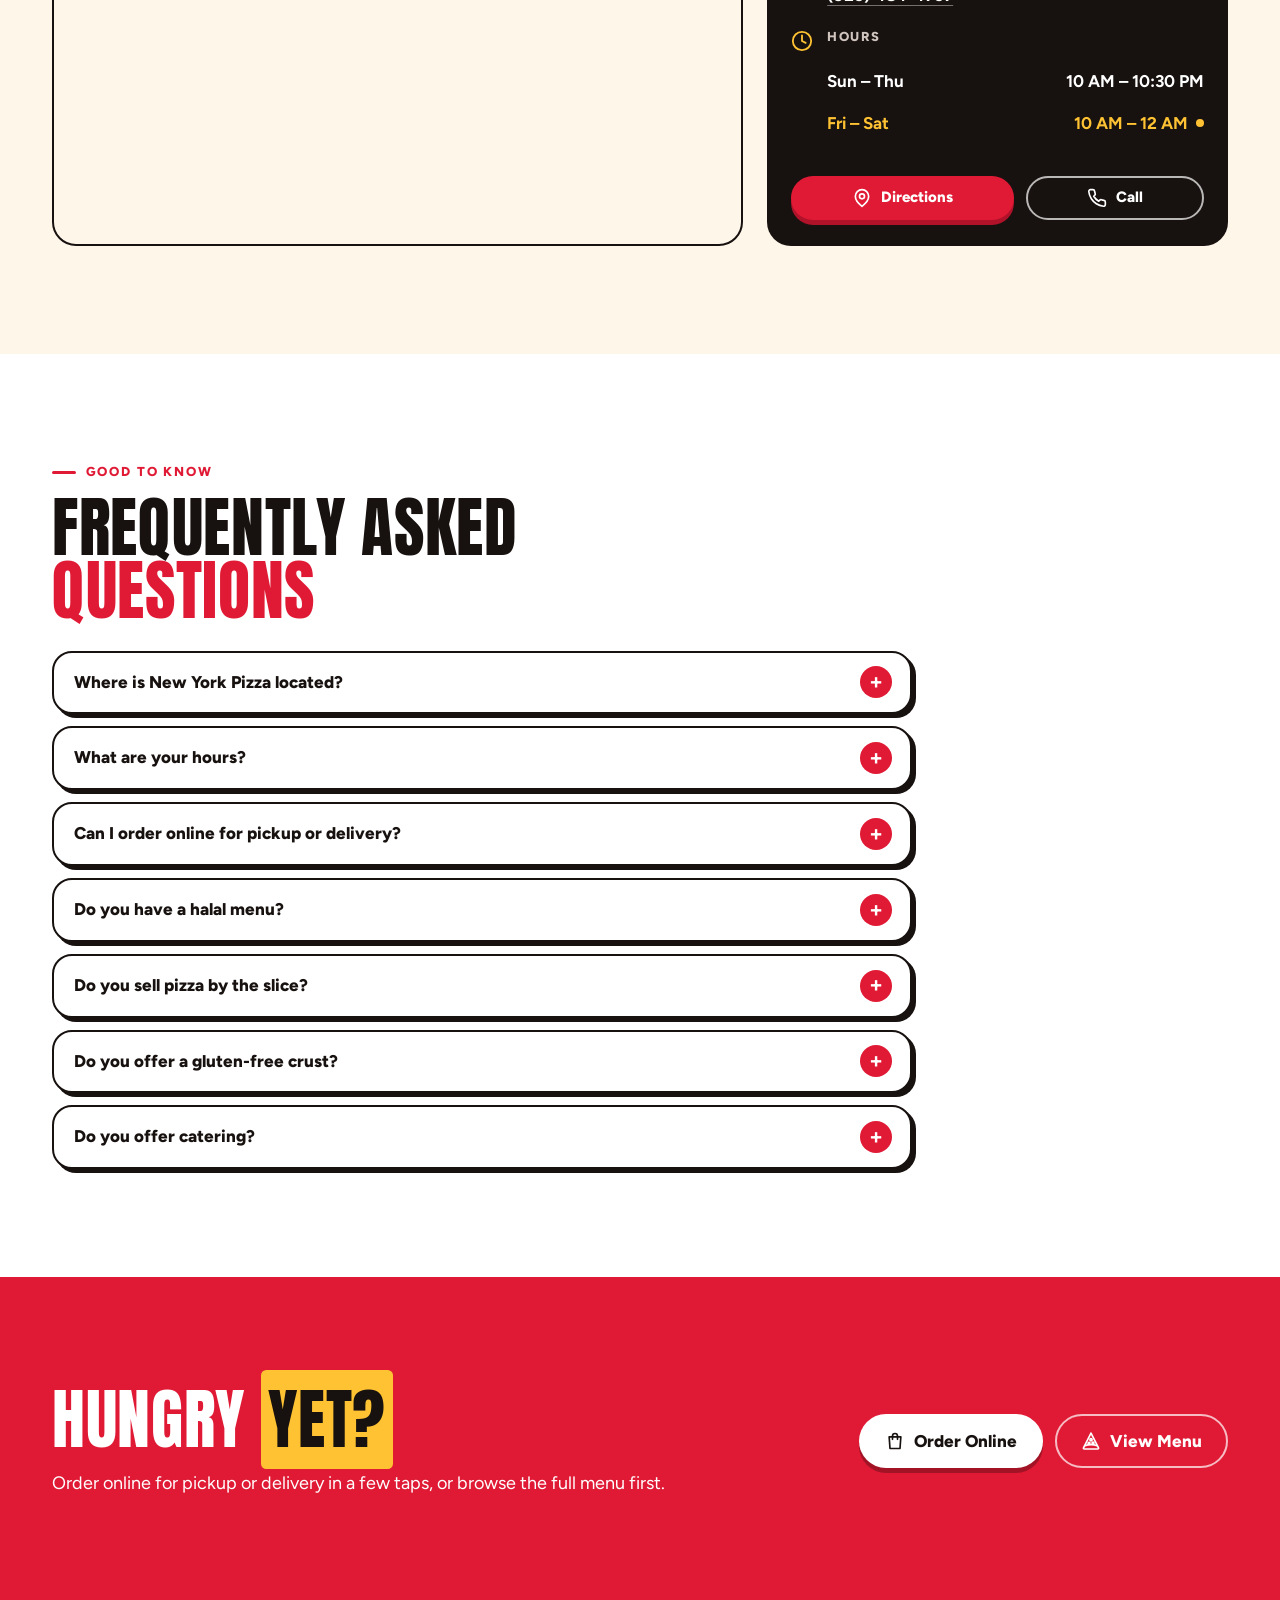
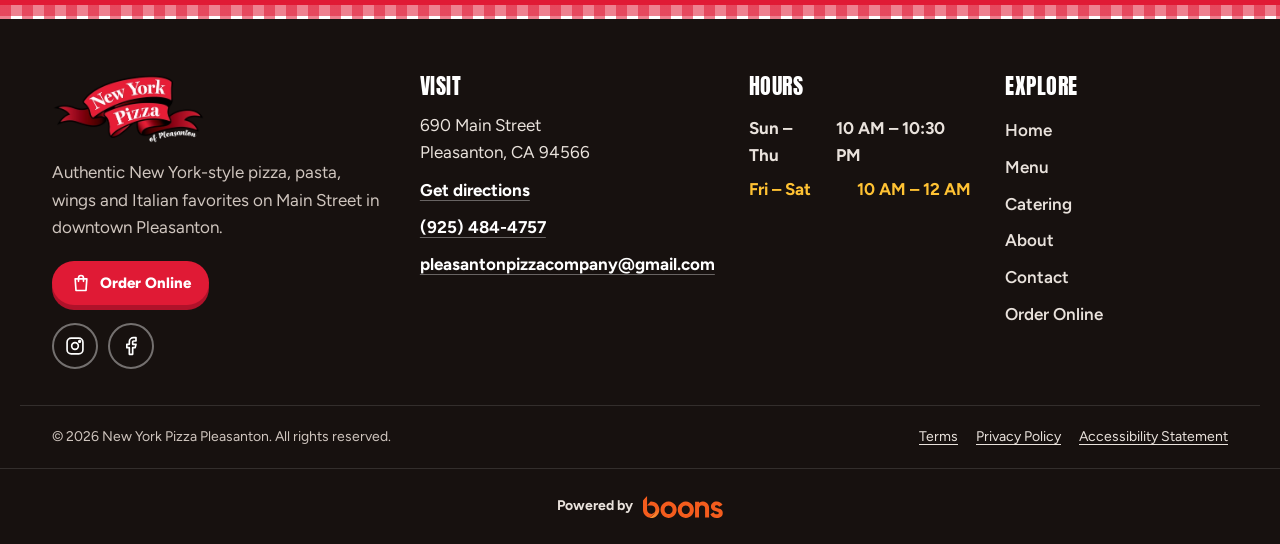
<file: contact.html>
<!doctype html>
<html lang="en">
<head>
<meta charset="utf-8">
<meta name="viewport" content="width=device-width, initial-scale=1, viewport-fit=cover">
<title>Hours &amp; Location | 690 Main St, Pleasanton | New York Pizza</title>
<meta name="description" content="New York Pizza is at 690 Main Street, Pleasanton, CA 94566. Open Sun–Thu 10 AM–10:30 PM and Fri–Sat 10 AM–12 AM. Call (925) 484-4757 or get directions.">
<meta name="robots" content="index, follow, max-image-preview:large">
<link rel="canonical" href="https://newyorkpizzapleasanton.com/contact.html">
<meta name="theme-color" content="#E01A35">
<meta name="author" content="New York Pizza Pleasanton">
<meta name="geo.region" content="US-CA">
<meta name="geo.placename" content="Pleasanton">
<meta property="og:type" content="website">
<meta property="og:site_name" content="New York Pizza Pleasanton">
<meta property="og:locale" content="en_US">
<meta property="og:title" content="Hours &amp; Location | 690 Main St, Pleasanton | New York Pizza">
<meta property="og:description" content="New York Pizza is at 690 Main Street, Pleasanton, CA 94566. Open Sun–Thu 10 AM–10:30 PM and Fri–Sat 10 AM–12 AM. Call (925) 484-4757 or get directions.">
<meta property="og:url" content="https://newyorkpizzapleasanton.com/contact.html">
<meta property="og:image" content="https://newyorkpizzapleasanton.com/assets/img/og-image.jpg">
<meta property="og:image:width" content="1200">
<meta property="og:image:height" content="630">
<meta property="og:image:alt" content="New York Pizza Pleasanton location">
<meta name="twitter:card" content="summary_large_image">
<meta name="twitter:title" content="Hours &amp; Location | 690 Main St, Pleasanton | New York Pizza">
<meta name="twitter:description" content="New York Pizza is at 690 Main Street, Pleasanton, CA 94566. Open Sun–Thu 10 AM–10:30 PM and Fri–Sat 10 AM–12 AM. Call (925) 484-4757 or get directions.">
<meta name="twitter:image" content="https://newyorkpizzapleasanton.com/assets/img/og-image.jpg">
<link rel="icon" href="favicon.ico" sizes="48x48">
<link rel="icon" type="image/png" sizes="32x32" href="assets/img/favicon-32.png">
<link rel="apple-touch-icon" href="assets/img/apple-touch-icon.png">
<link rel="manifest" href="site.webmanifest">
<link rel="preload" href="assets/fonts/anton-latin.woff2" as="font" type="font/woff2" crossorigin>
<link rel="preload" href="assets/fonts/figtree-latin.woff2" as="font" type="font/woff2" crossorigin>
<link rel="stylesheet" href="assets/css/style.css">
<script>document.documentElement.classList.add('js');try{var s=JSON.parse(localStorage.getItem('nyp-a11y'));if(s){var r=document.documentElement,z=[1,1.12,1.25,1.37,1.5];if(s.fs)r.style.setProperty('--a11y-fs',z[s.fs]||1);['contrast','gray','links','font','spacing','lines','cursor','still','noimg'].forEach(function(k){if(s[k])r.classList.add('a11y-'+k)})}}catch(e){}</script>
<script type="application/ld+json">{"@context":"https://schema.org","@type":"Restaurant","@id":"https://newyorkpizzapleasanton.com/#restaurant","name":"New York Pizza","alternateName":"New York Pizza Pleasanton","description":"Authentic New York-style pizza by the slice or pie, wings, pasta, subs, salads, desserts and a halal menu in downtown Pleasanton, CA.","url":"https://newyorkpizzapleasanton.com/","logo":"https://newyorkpizzapleasanton.com/assets/img/logo.png","image":["https://newyorkpizzapleasanton.com/assets/img/og-image.jpg","https://newyorkpizzapleasanton.com/assets/img/site/hero-margherita.webp"],"telephone":"+1-925-484-4757","email":"pleasantonpizzacompany@gmail.com","priceRange":"$$","servesCuisine":["Pizza","New York Style Pizza","Italian","Halal"],"address":{"@type":"PostalAddress","streetAddress":"690 Main Street","addressLocality":"Pleasanton","addressRegion":"CA","postalCode":"94566","addressCountry":"US"},"hasMap":"https://www.google.com/maps/search/?api=1&query=New+York+Pizza+690+Main+Street+Pleasanton+CA+94566","openingHoursSpecification":[{"@type":"OpeningHoursSpecification","dayOfWeek":["Sunday","Monday","Tuesday","Wednesday","Thursday"],"opens":"10:00","closes":"22:30"},{"@type":"OpeningHoursSpecification","dayOfWeek":["Friday","Saturday"],"opens":"10:00","closes":"00:00"}],"hasMenu":"https://newyorkpizzapleasanton.com/menu.html","acceptsReservations":false,"sameAs":["https://www.instagram.com/newyorkpizza_ca/","https://www.facebook.com/profile.php?id=61567087062915"],"potentialAction":{"@type":"OrderAction","target":{"@type":"EntryPoint","urlTemplate":"https://order.boons.io/site/new-york-pizza/221/y","actionPlatform":["https://schema.org/DesktopWebPlatform","https://schema.org/MobileWebPlatform"]}}}</script>
<script type="application/ld+json">{"@context":"https://schema.org","@type":"FAQPage","mainEntity":[{"@type":"Question","name":"Where is New York Pizza located?","acceptedAnswer":{"@type":"Answer","text":"We're at 690 Main Street, Pleasanton, CA 94566, in downtown Pleasanton."}},{"@type":"Question","name":"What are your hours?","acceptedAnswer":{"@type":"Answer","text":"Sunday to Thursday from 10 AM to 10:30 PM, and Friday and Saturday from 10 AM to 12 AM."}},{"@type":"Question","name":"Can I order online for pickup or delivery?","acceptedAnswer":{"@type":"Answer","text":"Yes. Order online for quick pickup or delivery at restaurant prices."}},{"@type":"Question","name":"Do you have a halal menu?","acceptedAnswer":{"@type":"Answer","text":"Yes. Our halal menu includes Desi Pizza, Garlic Chicken and Pesto Chicken halal pizzas, Halal Beef Pepperoni Poppers and a halal Meatball Sub."}},{"@type":"Question","name":"Do you sell pizza by the slice?","acceptedAnswer":{"@type":"Answer","text":"Yes. A classic cheese slice is $7.99 and a specialty slice is $12.99."}},{"@type":"Question","name":"Do you offer a gluten-free crust?","acceptedAnswer":{"@type":"Answer","text":"Yes, a gluten-free crust is available. If you have an allergy, please call us before ordering."}},{"@type":"Question","name":"Do you offer catering?","acceptedAnswer":{"@type":"Answer","text":"Catering is coming soon. For group orders today, our Large and Extra Large pizzas each feed 4-5 people."}}]}</script>
<script type="application/ld+json">{"@context":"https://schema.org","@type":"BreadcrumbList","itemListElement":[{"@type":"ListItem","position":1,"name":"Home","item":"https://newyorkpizzapleasanton.com/"},{"@type":"ListItem","position":2,"name":"Contact","item":"https://newyorkpizzapleasanton.com/contact.html"}]}</script>
</head>
<body>
<a class="skip-link" href="#main">Skip to main content</a>
<svg width="0" height="0" style="position:absolute" aria-hidden="true" focusable="false"><defs><symbol id="i-phone" viewBox="0 0 24 24" fill="none" stroke="currentColor" stroke-width="2" stroke-linecap="round" stroke-linejoin="round"><path d="M22 16.92v3a2 2 0 0 1-2.18 2 19.79 19.79 0 0 1-8.63-3.07 19.5 19.5 0 0 1-6-6 19.79 19.79 0 0 1-3.07-8.67A2 2 0 0 1 4.11 2h3a2 2 0 0 1 2 1.72c.13.96.36 1.9.7 2.81a2 2 0 0 1-.45 2.11L8.09 9.91a16 16 0 0 0 6 6l1.27-1.27a2 2 0 0 1 2.11-.45c.91.34 1.85.57 2.81.7A2 2 0 0 1 22 16.92z"/></symbol><symbol id="i-pin" viewBox="0 0 24 24" fill="none" stroke="currentColor" stroke-width="2" stroke-linecap="round" stroke-linejoin="round"><path d="M20 10c0 6-8 12-8 12s-8-6-8-12a8 8 0 0 1 16 0z"/><circle cx="12" cy="10" r="3"/></symbol><symbol id="i-clock" viewBox="0 0 24 24" fill="none" stroke="currentColor" stroke-width="2" stroke-linecap="round" stroke-linejoin="round"><circle cx="12" cy="12" r="10"/><polyline points="12 6 12 12 16 14"/></symbol><symbol id="i-menu" viewBox="0 0 24 24" fill="none" stroke="currentColor" stroke-width="2" stroke-linecap="round" stroke-linejoin="round"><line x1="3" y1="7" x2="21" y2="7"/><line x1="3" y1="12" x2="21" y2="12"/><line x1="3" y1="17" x2="15" y2="17"/></symbol><symbol id="i-x" viewBox="0 0 24 24" fill="none" stroke="currentColor" stroke-width="2" stroke-linecap="round" stroke-linejoin="round"><line x1="18" y1="6" x2="6" y2="18"/><line x1="6" y1="6" x2="18" y2="18"/></symbol><symbol id="i-arrow-right" viewBox="0 0 24 24" fill="none" stroke="currentColor" stroke-width="2" stroke-linecap="round" stroke-linejoin="round"><line x1="5" y1="12" x2="19" y2="12"/><polyline points="12 5 19 12 12 19"/></symbol><symbol id="i-arrow-left" viewBox="0 0 24 24" fill="none" stroke="currentColor" stroke-width="2" stroke-linecap="round" stroke-linejoin="round"><line x1="19" y1="12" x2="5" y2="12"/><polyline points="12 19 5 12 12 5"/></symbol><symbol id="i-home" viewBox="0 0 24 24" fill="none" stroke="currentColor" stroke-width="2" stroke-linecap="round" stroke-linejoin="round"><path d="M3 10.5 12 3l9 7.5V20a1 1 0 0 1-1 1h-5v-6H9v6H4a1 1 0 0 1-1-1z"/></symbol><symbol id="i-slice" viewBox="0 0 24 24" fill="none" stroke="currentColor" stroke-width="2" stroke-linecap="round" stroke-linejoin="round"><path d="M12 2.5 3 20.2a1 1 0 0 0 .9 1.4h16.2a1 1 0 0 0 .9-1.4z"/><path d="M4.6 17.6c4.8-1.7 10-1.7 14.8 0"/><circle cx="12" cy="10.5" r="1.3"/><circle cx="9.6" cy="14.6" r="1.1"/><circle cx="14.4" cy="14.4" r="1.1"/></symbol><symbol id="i-bag" viewBox="0 0 24 24" fill="none" stroke="currentColor" stroke-width="2" stroke-linecap="round" stroke-linejoin="round"><path d="M5 7h14l-1 14H6z"/><path d="M9 10V6a3 3 0 0 1 6 0v4"/></symbol><symbol id="i-tray" viewBox="0 0 24 24" fill="none" stroke="currentColor" stroke-width="2" stroke-linecap="round" stroke-linejoin="round"><path d="M2.5 18.5h19"/><path d="M4.5 18.5a7.5 7.5 0 0 1 15 0"/><path d="M12 11V8.5"/><path d="M10 8.5h4"/></symbol><symbol id="i-search" viewBox="0 0 24 24" fill="none" stroke="currentColor" stroke-width="2" stroke-linecap="round" stroke-linejoin="round"><circle cx="11" cy="11" r="7"/><line x1="21" y1="21" x2="16.65" y2="16.65"/></symbol><symbol id="i-instagram" viewBox="0 0 24 24" fill="none" stroke="currentColor" stroke-width="2" stroke-linecap="round" stroke-linejoin="round"><rect x="2.5" y="2.5" width="19" height="19" rx="5"/><circle cx="12" cy="12" r="4"/><circle cx="17.5" cy="6.5" r="1" fill="currentColor"/></symbol><symbol id="i-facebook" viewBox="0 0 24 24" fill="none" stroke="currentColor" stroke-width="2" stroke-linecap="round" stroke-linejoin="round"><path d="M18 2h-3a5 5 0 0 0-5 5v3H7v4h3v8h4v-8h3l1-4h-4V7a1 1 0 0 1 1-1h3z"/></symbol><symbol id="i-play" viewBox="0 0 24 24" fill="none" stroke="currentColor" stroke-width="2" stroke-linecap="round" stroke-linejoin="round"><polygon points="7 4 20 12 7 20 7 4" fill="currentColor"/></symbol><symbol id="i-pause" viewBox="0 0 24 24" fill="none" stroke="currentColor" stroke-width="2" stroke-linecap="round" stroke-linejoin="round"><rect x="6" y="4.5" width="4" height="15" rx="1" fill="currentColor" stroke="none"/><rect x="14" y="4.5" width="4" height="15" rx="1" fill="currentColor" stroke="none"/></symbol><symbol id="i-plus" viewBox="0 0 24 24" fill="none" stroke="currentColor" stroke-width="2" stroke-linecap="round" stroke-linejoin="round"><line x1="12" y1="5" x2="12" y2="19"/><line x1="5" y1="12" x2="19" y2="12"/></symbol><symbol id="i-mail" viewBox="0 0 24 24" fill="none" stroke="currentColor" stroke-width="2" stroke-linecap="round" stroke-linejoin="round"><rect x="2" y="4" width="20" height="16" rx="2"/><path d="m22 6-10 7L2 6"/></symbol><symbol id="i-truck" viewBox="0 0 24 24" fill="none" stroke="currentColor" stroke-width="2" stroke-linecap="round" stroke-linejoin="round"><path d="M1.5 5h13v11h-13z"/><path d="M14.5 9h4l3 3.5V16h-7z"/><circle cx="6" cy="18" r="2"/><circle cx="18" cy="18" r="2"/></symbol><symbol id="i-utensils" viewBox="0 0 24 24" fill="none" stroke="currentColor" stroke-width="2" stroke-linecap="round" stroke-linejoin="round"><path d="M3 2v7c0 1.1.9 2 2 2h4a2 2 0 0 0 2-2V2"/><path d="M7 2v20"/><path d="M21 15V2a5 5 0 0 0-5 5v6c0 1.1.9 2 2 2h3zm0 0v7"/></symbol><symbol id="i-gift" viewBox="0 0 24 24" fill="none" stroke="currentColor" stroke-width="2" stroke-linecap="round" stroke-linejoin="round"><rect x="3" y="8" width="18" height="4" rx="1"/><path d="M12 8v13"/><path d="M19 12v7a2 2 0 0 1-2 2H7a2 2 0 0 1-2-2v-7"/><path d="M7.5 8a2.5 2.5 0 0 1 0-5C11 3 12 8 12 8s1-5 4.5-5a2.5 2.5 0 0 1 0 5"/></symbol><symbol id="i-star" viewBox="0 0 24 24" fill="none" stroke="currentColor" stroke-width="2" stroke-linecap="round" stroke-linejoin="round"><polygon points="12 2 15.09 8.26 22 9.27 17 14.14 18.18 21.02 12 17.77 5.82 21.02 7 14.14 2 9.27 8.91 8.26 12 2" fill="currentColor" stroke="none"/></symbol><symbol id="i-flame" viewBox="0 0 24 24" fill="none" stroke="currentColor" stroke-width="2" stroke-linecap="round" stroke-linejoin="round"><path d="M8.5 14.5A2.5 2.5 0 0 0 11 12c0-1.38-.5-2-1-3-1.07-2.14-.22-4.05 2-6 .5 2.5 2 4.9 4 6.5 2 1.6 3 3.5 3 5.5a7 7 0 1 1-14 0c0-1.15.43-2.29 1-3a2.5 2.5 0 0 0 2.5 2.5z"/></symbol><symbol id="i-tag" viewBox="0 0 24 24" fill="none" stroke="currentColor" stroke-width="2" stroke-linecap="round" stroke-linejoin="round"><path d="M20.6 13.4 13.4 20.6a2 2 0 0 1-2.8 0L2 12V2h10l8.6 8.6a2 2 0 0 1 0 2.8z"/><circle cx="7" cy="7" r="1.5"/></symbol><symbol id="i-users" viewBox="0 0 24 24" fill="none" stroke="currentColor" stroke-width="2" stroke-linecap="round" stroke-linejoin="round"><path d="M17 21v-2a4 4 0 0 0-4-4H5a4 4 0 0 0-4 4v2"/><circle cx="9" cy="7" r="4"/><path d="M23 21v-2a4 4 0 0 0-3-3.87"/><path d="M16 3.13a4 4 0 0 1 0 7.75"/></symbol><symbol id="i-check" viewBox="0 0 24 24" fill="none" stroke="currentColor" stroke-width="2" stroke-linecap="round" stroke-linejoin="round"><polyline points="20 6 9 17 4 12"/></symbol><symbol id="i-external" viewBox="0 0 24 24" fill="none" stroke="currentColor" stroke-width="2" stroke-linecap="round" stroke-linejoin="round"><path d="M18 13v6a2 2 0 0 1-2 2H5a2 2 0 0 1-2-2V8a2 2 0 0 1 2-2h6"/><polyline points="15 3 21 3 21 9"/><line x1="10" y1="14" x2="21" y2="3"/></symbol><symbol id="i-access" viewBox="0 0 24 24" fill="none" stroke="currentColor" stroke-width="2" stroke-linecap="round" stroke-linejoin="round"><circle cx="12" cy="4.2" r="2" fill="currentColor" stroke="none"/><path d="M4.5 8.2c2.5.8 5 1.2 7.5 1.2s5-.4 7.5-1.2"/><path d="M12 9.4v5.2"/><path d="m8.4 21.5 3.6-6.9 3.6 6.9"/></symbol><symbol id="i-contrast" viewBox="0 0 24 24" fill="none" stroke="currentColor" stroke-width="2" stroke-linecap="round" stroke-linejoin="round"><circle cx="12" cy="12" r="9"/><path d="M12 3a9 9 0 0 1 0 18z" fill="currentColor"/></symbol><symbol id="i-drop" viewBox="0 0 24 24" fill="none" stroke="currentColor" stroke-width="2" stroke-linecap="round" stroke-linejoin="round"><path d="M12 2.7 6.3 8.4a8 8 0 1 0 11.4 0z"/><path d="M12 2.7V21.5"/></symbol><symbol id="i-underline" viewBox="0 0 24 24" fill="none" stroke="currentColor" stroke-width="2" stroke-linecap="round" stroke-linejoin="round"><path d="M6 4v6a6 6 0 0 0 12 0V4"/><line x1="4" y1="21" x2="20" y2="21"/></symbol><symbol id="i-font" viewBox="0 0 24 24" fill="none" stroke="currentColor" stroke-width="2" stroke-linecap="round" stroke-linejoin="round"><polyline points="4 7 4 4 20 4 20 7"/><line x1="9" y1="20" x2="15" y2="20"/><line x1="12" y1="4" x2="12" y2="20"/></symbol><symbol id="i-spacing" viewBox="0 0 24 24" fill="none" stroke="currentColor" stroke-width="2" stroke-linecap="round" stroke-linejoin="round"><path d="m3 15 4-10 4 10"/><path d="M4.6 11h4.8"/><path d="M14 5v10"/><path d="M14 5h3.5a2.5 2.5 0 0 1 0 5H14"/><path d="M14 10h4a2.5 2.5 0 0 1 0 5h-4"/><path d="M3 20h18"/><polyline points="6 18 3 20 6 22"/><polyline points="18 18 21 20 18 22"/></symbol><symbol id="i-lines" viewBox="0 0 24 24" fill="none" stroke="currentColor" stroke-width="2" stroke-linecap="round" stroke-linejoin="round"><line x1="9" y1="6" x2="21" y2="6"/><line x1="9" y1="12" x2="21" y2="12"/><line x1="9" y1="18" x2="21" y2="18"/><polyline points="3 8 5 5 7 8"/><polyline points="3 16 5 19 7 16"/><line x1="5" y1="5" x2="5" y2="19"/></symbol><symbol id="i-cursor" viewBox="0 0 24 24" fill="none" stroke="currentColor" stroke-width="2" stroke-linecap="round" stroke-linejoin="round"><path d="m4 3 7 18 2.5-7.5L21 11z"/></symbol><symbol id="i-noimg" viewBox="0 0 24 24" fill="none" stroke="currentColor" stroke-width="2" stroke-linecap="round" stroke-linejoin="round"><rect x="3" y="3" width="18" height="18" rx="2"/><circle cx="9" cy="9" r="2"/><path d="m21 15-5-5L5 21"/><line x1="2" y1="2" x2="22" y2="22"/></symbol><symbol id="i-guide" viewBox="0 0 24 24" fill="none" stroke="currentColor" stroke-width="2" stroke-linecap="round" stroke-linejoin="round"><rect x="2" y="9" width="20" height="6" rx="1.5"/><line x1="2" y1="4" x2="22" y2="4"/><line x1="2" y1="20" x2="22" y2="20"/></symbol><symbol id="i-reset" viewBox="0 0 24 24" fill="none" stroke="currentColor" stroke-width="2" stroke-linecap="round" stroke-linejoin="round"><polyline points="1 4 1 10 7 10"/><path d="M3.5 15a9 9 0 1 0 2.1-9.4L1 10"/></symbol></defs></svg>
<div class="topbar on-dark">
  <div class="container">
    <p class="status" data-open-status><span class="status-dot" aria-hidden="true"></span><span class="status-text">Open daily from 10 AM</span></p>
    <div class="tb-right">
      <a class="tb-addr" href="https://www.google.com/maps/dir/?api=1&amp;destination=New+York+Pizza%2C+690+Main+Street%2C+Pleasanton%2C+CA+94566" target="_blank" rel="noopener"><svg class="icon" aria-hidden="true" focusable="false"><use href="#i-pin"></use></svg>690 Main St, Pleasanton<span class="sr-only"> (opens in a new tab)</span></a>
      <a href="tel:+19254844757"><svg class="icon" aria-hidden="true" focusable="false"><use href="#i-phone"></use></svg>(925) 484-4757</a>
    </div>
  </div>
</div>
<header class="site-header">
  <div class="container header-inner">
    <a class="brand" href="index.html" aria-label="New York Pizza Pleasanton, home"><img src="assets/img/logo.webp" alt="New York Pizza" width="375" height="160"></a>
    <nav class="main-nav" aria-label="Main"><a href="index.html">Home</a><a href="menu.html">Menu</a><a href="catering.html">Catering</a><a href="about.html">About</a><a href="contact.html" aria-current="page">Contact</a></nav>
    <div class="header-cta">
      <a class="btn btn-outline btn-sm btn-catering" href="catering.html"><svg class="icon" aria-hidden="true" focusable="false"><use href="#i-tray"></use></svg>Order Catering</a>
      <a class="btn btn-red btn-sm" href="https://order.boons.io/site/new-york-pizza/221/y" target="_blank" rel="noopener">Order Online<span class="sr-only"> (opens in a new tab)</span></a>
      <button class="menu-toggle" type="button" data-drawer-open aria-expanded="false" aria-controls="drawer" aria-label="Open menu"><svg class="icon" aria-hidden="true" focusable="false"><use href="#i-menu"></use></svg></button>
    </div>
  </div>
</header>
<div class="drawer on-dark" id="drawer" role="dialog" aria-modal="true" aria-label="Site menu" inert>
  <div class="drawer-top">
    <a href="index.html" aria-label="New York Pizza Pleasanton, home"><img src="assets/img/logo.webp" alt="New York Pizza" width="375" height="160" loading="lazy" decoding="async"></a>
    <button class="drawer-close" type="button" data-drawer-close aria-label="Close menu"><svg class="icon" aria-hidden="true" focusable="false"><use href="#i-x"></use></svg></button>
  </div>
  <nav aria-label="Mobile"><ul class="drawer-nav"><li><a href="index.html">Home<svg class="icon" aria-hidden="true" focusable="false"><use href="#i-arrow-right"></use></svg></a></li><li><a href="menu.html">Menu<svg class="icon" aria-hidden="true" focusable="false"><use href="#i-arrow-right"></use></svg></a></li><li><a href="catering.html">Catering<svg class="icon" aria-hidden="true" focusable="false"><use href="#i-arrow-right"></use></svg></a></li><li><a href="about.html">About<svg class="icon" aria-hidden="true" focusable="false"><use href="#i-arrow-right"></use></svg></a></li><li><a href="contact.html" aria-current="page">Contact<svg class="icon" aria-hidden="true" focusable="false"><use href="#i-arrow-right"></use></svg></a></li></ul></nav>
  <div class="drawer-actions">
    <a class="btn btn-red" href="https://order.boons.io/site/new-york-pizza/221/y" target="_blank" rel="noopener"><svg class="icon" aria-hidden="true" focusable="false"><use href="#i-bag"></use></svg>Order Online<span class="sr-only"> (opens in a new tab)</span></a>
    <a class="btn btn-outline" href="catering.html">Catering</a>
  </div>
  <div class="drawer-info">
    <p class="status" data-open-status><span class="status-dot" aria-hidden="true"></span><span class="status-text">Open daily from 10 AM</span></p>
    <p>690 Main Street, Pleasanton, CA 94566</p>
    <p><a href="tel:+19254844757">(925) 484-4757</a></p>
  </div>
  <div class="drawer-social">
    <a class="social-btn" href="https://www.instagram.com/newyorkpizza_ca/" target="_blank" rel="noopener" aria-label="New York Pizza on Instagram (opens in a new tab)"><svg class="icon" aria-hidden="true" focusable="false"><use href="#i-instagram"></use></svg></a>
    <a class="social-btn" href="https://www.facebook.com/profile.php?id=61567087062915" target="_blank" rel="noopener" aria-label="New York Pizza on Facebook (opens in a new tab)"><svg class="icon" aria-hidden="true" focusable="false"><use href="#i-facebook"></use></svg></a>
  </div>
</div>
<main id="main" tabindex="-1">
<section class="page-hero bg-ink on-dark" aria-labelledby="page-title">
  <div class="container">
    <div data-reveal>
      <nav aria-label="Breadcrumb"><ol class="crumbs"><li><a href="index.html">Home</a></li><li aria-current="page">Contact</li></ol></nav>
      <h1 id="page-title" class="display">Hours &amp; <span class="hl">Location</span></h1>
      <p class="lead">Find us at 690 Main Street in downtown Pleasanton, open seven days a week.</p>
      <p class="status status-pill" data-open-status><span class="status-dot" aria-hidden="true"></span><span class="status-text">Open daily from 10 AM</span></p>
      <div class="btn-row">
        <a class="btn btn-red" href="https://www.google.com/maps/dir/?api=1&amp;destination=New+York+Pizza%2C+690+Main+Street%2C+Pleasanton%2C+CA+94566" target="_blank" rel="noopener"><svg class="icon" aria-hidden="true" focusable="false"><use href="#i-pin"></use></svg>Get Directions<span class="sr-only"> (opens in a new tab)</span></a>
        <a class="btn btn-outline" href="tel:+19254844757"><svg class="icon" aria-hidden="true" focusable="false"><use href="#i-phone"></use></svg>Call Us</a>
      </div>
    </div>
    <div class="c-hours" data-reveal style="--d:1">
      <h2>Opening hours</h2>
      <table class="hours-table"><caption class="sr-only">Opening hours by day (Pacific Time)</caption><tbody><tr data-day="0"><th scope="row">Sunday</th><td>10 AM &ndash; 10:30 PM</td></tr><tr data-day="1"><th scope="row">Monday</th><td>10 AM &ndash; 10:30 PM</td></tr><tr data-day="2"><th scope="row">Tuesday</th><td>10 AM &ndash; 10:30 PM</td></tr><tr data-day="3"><th scope="row">Wednesday</th><td>10 AM &ndash; 10:30 PM</td></tr><tr data-day="4"><th scope="row">Thursday</th><td>10 AM &ndash; 10:30 PM</td></tr><tr data-day="5"><th scope="row">Friday</th><td>10 AM &ndash; 12 AM</td></tr><tr data-day="6"><th scope="row">Saturday</th><td>10 AM &ndash; 12 AM</td></tr></tbody></table>
    </div>
  </div>
</section>
<section class="section-tight" aria-labelledby="reach-title">
  <div class="container">
    <h2 id="reach-title" class="sr-only">Ways to reach us</h2>
    <ul class="contact-grid">
      <li class="wide"><a class="c-card" href="https://www.google.com/maps/dir/?api=1&amp;destination=New+York+Pizza%2C+690+Main+Street%2C+Pleasanton%2C+CA+94566" target="_blank" rel="noopener"><span class="way-icon"><svg class="icon" aria-hidden="true" focusable="false"><use href="#i-pin"></use></svg></span><strong>Address</strong><span class="big">690 Main Street, Pleasanton, CA 94566</span><span class="sr-only"> (opens in a new tab)</span></a></li>
      <li><a class="c-card" href="tel:+19254844757"><span class="way-icon"><svg class="icon" aria-hidden="true" focusable="false"><use href="#i-phone"></use></svg></span><strong>Phone</strong><span class="big">(925) 484-4757</span></a></li>
      <li><a class="c-card" href="https://order.boons.io/site/new-york-pizza/221/y" target="_blank" rel="noopener"><span class="way-icon"><svg class="icon" aria-hidden="true" focusable="false"><use href="#i-bag"></use></svg></span><strong>Order online</strong><span class="big">Pickup or delivery</span><span class="sr-only"> (opens in a new tab)</span></a></li>
      <li class="wide"><a class="c-card" href="mailto:pleasantonpizzacompany@gmail.com"><span class="way-icon"><svg class="icon" aria-hidden="true" focusable="false"><use href="#i-mail"></use></svg></span><strong>Email</strong><span class="big">pleasantonpizzacompany@gmail.com</span></a></li>
    </ul>
  </div>
</section>
<section class="section bg-cream" aria-labelledby="visit-title">
  <div class="container">
    <div class="section-head">
      <div class="title-wrap" data-reveal>
        <p class="eyebrow">Visit us</p>
        <h2 id="visit-title" class="display h-lg">Come hungry to <span class="hl">Main Street</span></h2>
      </div>
      
    </div>
    <div class="visit">
      <div class="map-card" data-reveal>
        <iframe title="Map: New York Pizza, 690 Main Street, Pleasanton" src="https://www.google.com/maps?q=New+York+Pizza,+690+Main+Street,+Pleasanton,+CA+94566&amp;output=embed" loading="lazy" referrerpolicy="no-referrer-when-downgrade" allowfullscreen></iframe>
      </div>
      <div class="info-card on-dark" data-reveal style="--d:1">
        <p class="status" data-open-status><span class="status-dot" aria-hidden="true"></span><span class="status-text">Open daily from 10 AM</span></p>
        <div class="info-row"><svg class="icon" aria-hidden="true" focusable="false"><use href="#i-pin"></use></svg><div><strong>Address</strong><address>690 Main Street<br>Pleasanton, CA 94566</address></div></div>
        <div class="info-row"><svg class="icon" aria-hidden="true" focusable="false"><use href="#i-phone"></use></svg><div><strong>Call us</strong><a href="tel:+19254844757">(925) 484-4757</a></div></div>
        <div class="info-row"><svg class="icon" aria-hidden="true" focusable="false"><use href="#i-clock"></use></svg><div style="flex:1"><strong>Hours</strong><dl class="hours-list"><div data-day="0,1,2,3,4"><dt>Sun &ndash; Thu</dt><dd>10 AM &ndash; 10:30 PM</dd></div>
<div data-day="5,6"><dt>Fri &ndash; Sat</dt><dd>10 AM &ndash; 12 AM</dd></div></dl></div></div>
        <div class="btn-row">
          <a class="btn btn-red btn-sm" href="https://www.google.com/maps/dir/?api=1&amp;destination=New+York+Pizza%2C+690+Main+Street%2C+Pleasanton%2C+CA+94566" target="_blank" rel="noopener"><svg class="icon" aria-hidden="true" focusable="false"><use href="#i-pin"></use></svg>Directions<span class="sr-only"> (opens in a new tab)</span></a>
          <a class="btn btn-outline btn-sm" href="tel:+19254844757"><svg class="icon" aria-hidden="true" focusable="false"><use href="#i-phone"></use></svg>Call</a>
        </div>
      </div>
    </div>
    
  </div>
</section>
<section class="section" aria-labelledby="faq-title">
  <div class="container">
    <div class="section-head">
      <div class="title-wrap" data-reveal>
        <p class="eyebrow">Good to know</p>
        <h2 id="faq-title" class="display h-lg">Frequently asked <span class="hl">questions</span></h2>
      </div>
      
    </div>
    <div class="faq"><details data-reveal><summary>Where is New York Pizza located?</summary><div class="answer"><p>We&rsquo;re at 690 Main Street, Pleasanton, CA 94566, in downtown Pleasanton. <a href="https://www.google.com/maps/dir/?api=1&amp;destination=New+York+Pizza%2C+690+Main+Street%2C+Pleasanton%2C+CA+94566" target="_blank" rel="noopener">Get directions<span class="sr-only"> (opens in a new tab)</span></a>.</p></div></details><details data-reveal><summary>What are your hours?</summary><div class="answer"><p>Sunday to Thursday from 10 AM to 10:30 PM, and Friday and Saturday from 10 AM to 12 AM.</p></div></details><details data-reveal><summary>Can I order online for pickup or delivery?</summary><div class="answer"><p>Yes. <a href="https://order.boons.io/site/new-york-pizza/221/y" target="_blank" rel="noopener">Order online<span class="sr-only"> (opens in a new tab)</span></a> for quick pickup or delivery at restaurant prices.</p></div></details><details data-reveal><summary>Do you have a halal menu?</summary><div class="answer"><p>Yes. Our <a href="menu.html#halal-menu">halal menu</a> includes Desi Pizza, Garlic Chicken and Pesto Chicken halal pizzas, Halal Beef Pepperoni Poppers and a halal Meatball Sub.</p></div></details><details data-reveal><summary>Do you sell pizza by the slice?</summary><div class="answer"><p>Yes. A classic cheese slice is $7.99 and a specialty slice is $12.99. See <a href="menu.html#by-the-slice">By the Slice</a>.</p></div></details><details data-reveal><summary>Do you offer a gluten-free crust?</summary><div class="answer"><p>Yes, a gluten-free crust is available. If you have an allergy, please call us at <a href="tel:+19254844757">(925) 484-4757</a> before ordering.</p></div></details><details data-reveal><summary>Do you offer catering?</summary><div class="answer"><p>Catering is <a href="catering.html">coming soon</a>. For group orders today, our Large and Extra Large pizzas each feed 4&ndash;5 people.</p></div></details></div>
  </div>
</section>
<section class="section cta-band bg-red on-dark" aria-labelledby="cta-title">
  <div class="container cta-inner">
    <div data-reveal>
      <h2 id="cta-title" class="display h-lg">Hungry <span class="hl">yet?</span></h2>
      <p class="lead" style="color:#fff;margin-top:14px">Order online for pickup or delivery in a few taps, or browse the full menu first.</p>
    </div>
    <div class="btn-row" data-reveal style="--d:1">
      <a class="btn btn-light" href="https://order.boons.io/site/new-york-pizza/221/y" target="_blank" rel="noopener"><svg class="icon" aria-hidden="true" focusable="false"><use href="#i-bag"></use></svg>Order Online<span class="sr-only"> (opens in a new tab)</span></a>
      <a class="btn btn-outline" href="menu.html"><svg class="icon" aria-hidden="true" focusable="false"><use href="#i-slice"></use></svg>View Menu</a>
    </div>
  </div>
</section>
</main>
<footer class="site-footer on-dark">
  <div class="gingham gingham-strip" aria-hidden="true"></div>
  <div class="container footer-grid">
    <div class="footer-brand">
      <a href="index.html" aria-label="New York Pizza Pleasanton, home"><img src="assets/img/logo.webp" alt="New York Pizza" width="375" height="160" loading="lazy" decoding="async"></a>
      <p>Authentic New York-style pizza, pasta, wings and Italian favorites on Main Street in downtown Pleasanton.</p>
      <div class="btn-row"><a class="btn btn-red btn-sm" href="https://order.boons.io/site/new-york-pizza/221/y" target="_blank" rel="noopener"><svg class="icon" aria-hidden="true" focusable="false"><use href="#i-bag"></use></svg>Order Online<span class="sr-only"> (opens in a new tab)</span></a></div>
      <div class="footer-social">
        <a class="social-btn" href="https://www.instagram.com/newyorkpizza_ca/" target="_blank" rel="noopener" aria-label="New York Pizza on Instagram (opens in a new tab)"><svg class="icon" aria-hidden="true" focusable="false"><use href="#i-instagram"></use></svg></a>
        <a class="social-btn" href="https://www.facebook.com/profile.php?id=61567087062915" target="_blank" rel="noopener" aria-label="New York Pizza on Facebook (opens in a new tab)"><svg class="icon" aria-hidden="true" focusable="false"><use href="#i-facebook"></use></svg></a>
      </div>
    </div>
    <div>
      <h2 class="f-title">Visit</h2>
      <div class="footer-contact">
        <address>690 Main Street<br>Pleasanton, CA 94566</address>
        <a href="https://www.google.com/maps/dir/?api=1&amp;destination=New+York+Pizza%2C+690+Main+Street%2C+Pleasanton%2C+CA+94566" target="_blank" rel="noopener">Get directions<span class="sr-only"> (opens in a new tab)</span></a>
        <a href="tel:+19254844757">(925) 484-4757</a>
        <a href="mailto:pleasantonpizzacompany@gmail.com">pleasantonpizzacompany@gmail.com</a>
      </div>
    </div>
    <div>
      <h2 class="f-title">Hours</h2>
      <dl class="footer-hours"><div data-day="0,1,2,3,4"><dt>Sun &ndash; Thu</dt><dd>10 AM &ndash; 10:30 PM</dd></div>
<div data-day="5,6"><dt>Fri &ndash; Sat</dt><dd>10 AM &ndash; 12 AM</dd></div></dl>
    </div>
    <div>
      <h2 class="f-title">Explore</h2>
      <ul class="footer-links"><li><a href="index.html">Home</a></li><li><a href="menu.html">Menu</a></li><li><a href="catering.html">Catering</a></li><li><a href="about.html">About</a></li><li><a href="contact.html">Contact</a></li><li><a href="https://order.boons.io/site/new-york-pizza/221/y" target="_blank" rel="noopener">Order Online<span class="sr-only"> (opens in a new tab)</span></a></li></ul>
    </div>
  </div>
  <div class="container footer-bottom">
    <p>&copy; <span data-year>2026</span> New York Pizza Pleasanton. All rights reserved.</p>
    <ul class="legal">
      <li><a href="https://www.boons.io/terms-of-service" target="_blank" rel="noopener">Terms<span class="sr-only"> (opens in a new tab)</span></a></li>
      <li><a href="https://www.boons.io/privacy-policy" target="_blank" rel="noopener">Privacy Policy<span class="sr-only"> (opens in a new tab)</span></a></li>
      <li><a href="https://www.boons.io/accessibility-statement" target="_blank" rel="noopener">Accessibility Statement<span class="sr-only"> (opens in a new tab)</span></a></li>
    </ul>
  </div>
  <div class="powered-wrap">
    <a class="powered" href="https://www.boons.io/" target="_blank" rel="noopener">Powered by <img src="assets/img/boons-logo.svg" alt="boons.io" width="81" height="22" loading="lazy"><span class="sr-only"> (opens in a new tab)</span></a>
  </div>
</footer>
<nav class="appbar" aria-label="Quick actions">
  <ul>
    <li><a href="index.html"><svg class="icon" aria-hidden="true" focusable="false"><use href="#i-home"></use></svg><span>Home</span></a></li>
    <li><a href="menu.html"><svg class="icon" aria-hidden="true" focusable="false"><use href="#i-slice"></use></svg><span>Menu</span></a></li>
    <li><a class="ab-order" href="https://order.boons.io/site/new-york-pizza/221/y" target="_blank" rel="noopener"><span class="ab-bubble"><svg class="icon" aria-hidden="true" focusable="false"><use href="#i-bag"></use></svg></span><span>Order</span><span class="sr-only"> online (opens in a new tab)</span></a></li>
    <li><a href="catering.html"><svg class="icon" aria-hidden="true" focusable="false"><use href="#i-tray"></use></svg><span>Catering</span></a></li>
    <li><a href="tel:+19254844757"><svg class="icon" aria-hidden="true" focusable="false"><use href="#i-phone"></use></svg><span>Call</span></a></li>
  </ul>
</nav>

<script src="assets/js/main.js" defer></script>
<script src="assets/js/a11y.js" defer></script>
</body>
</html>
</file>
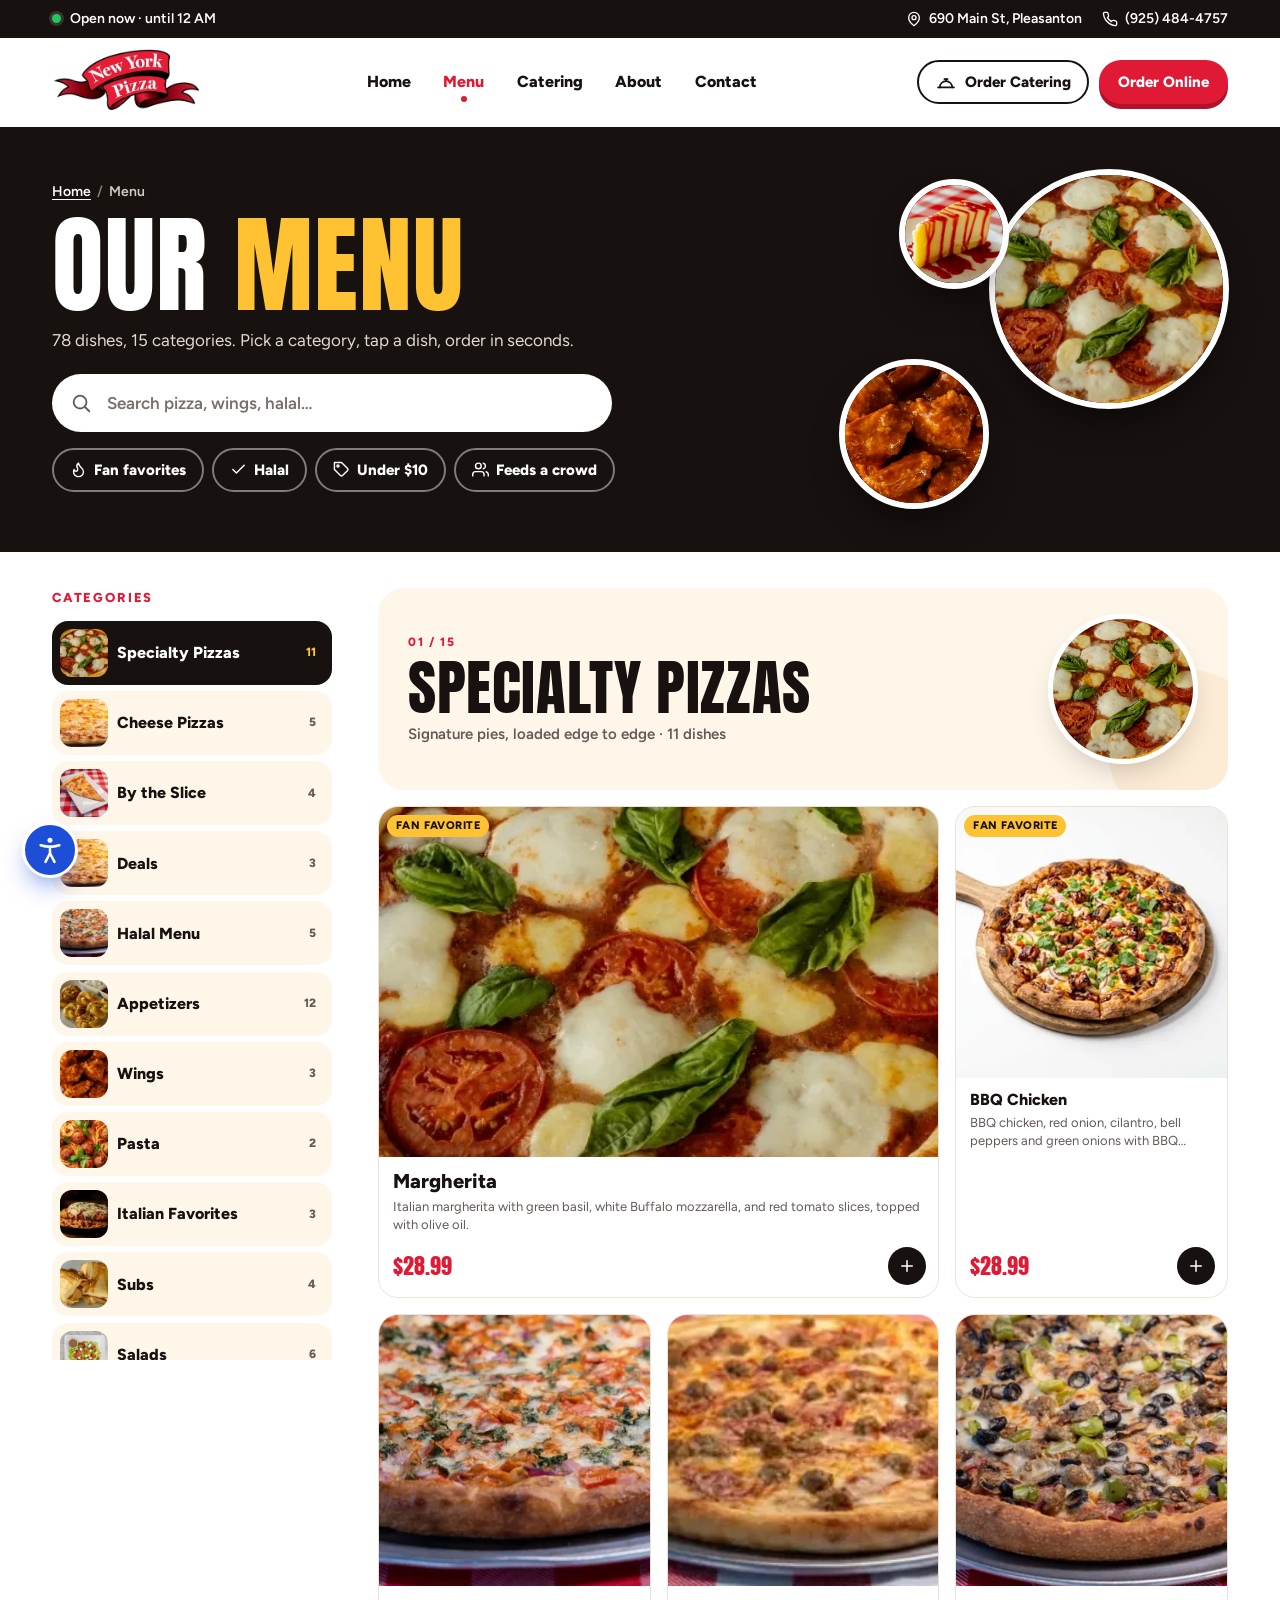
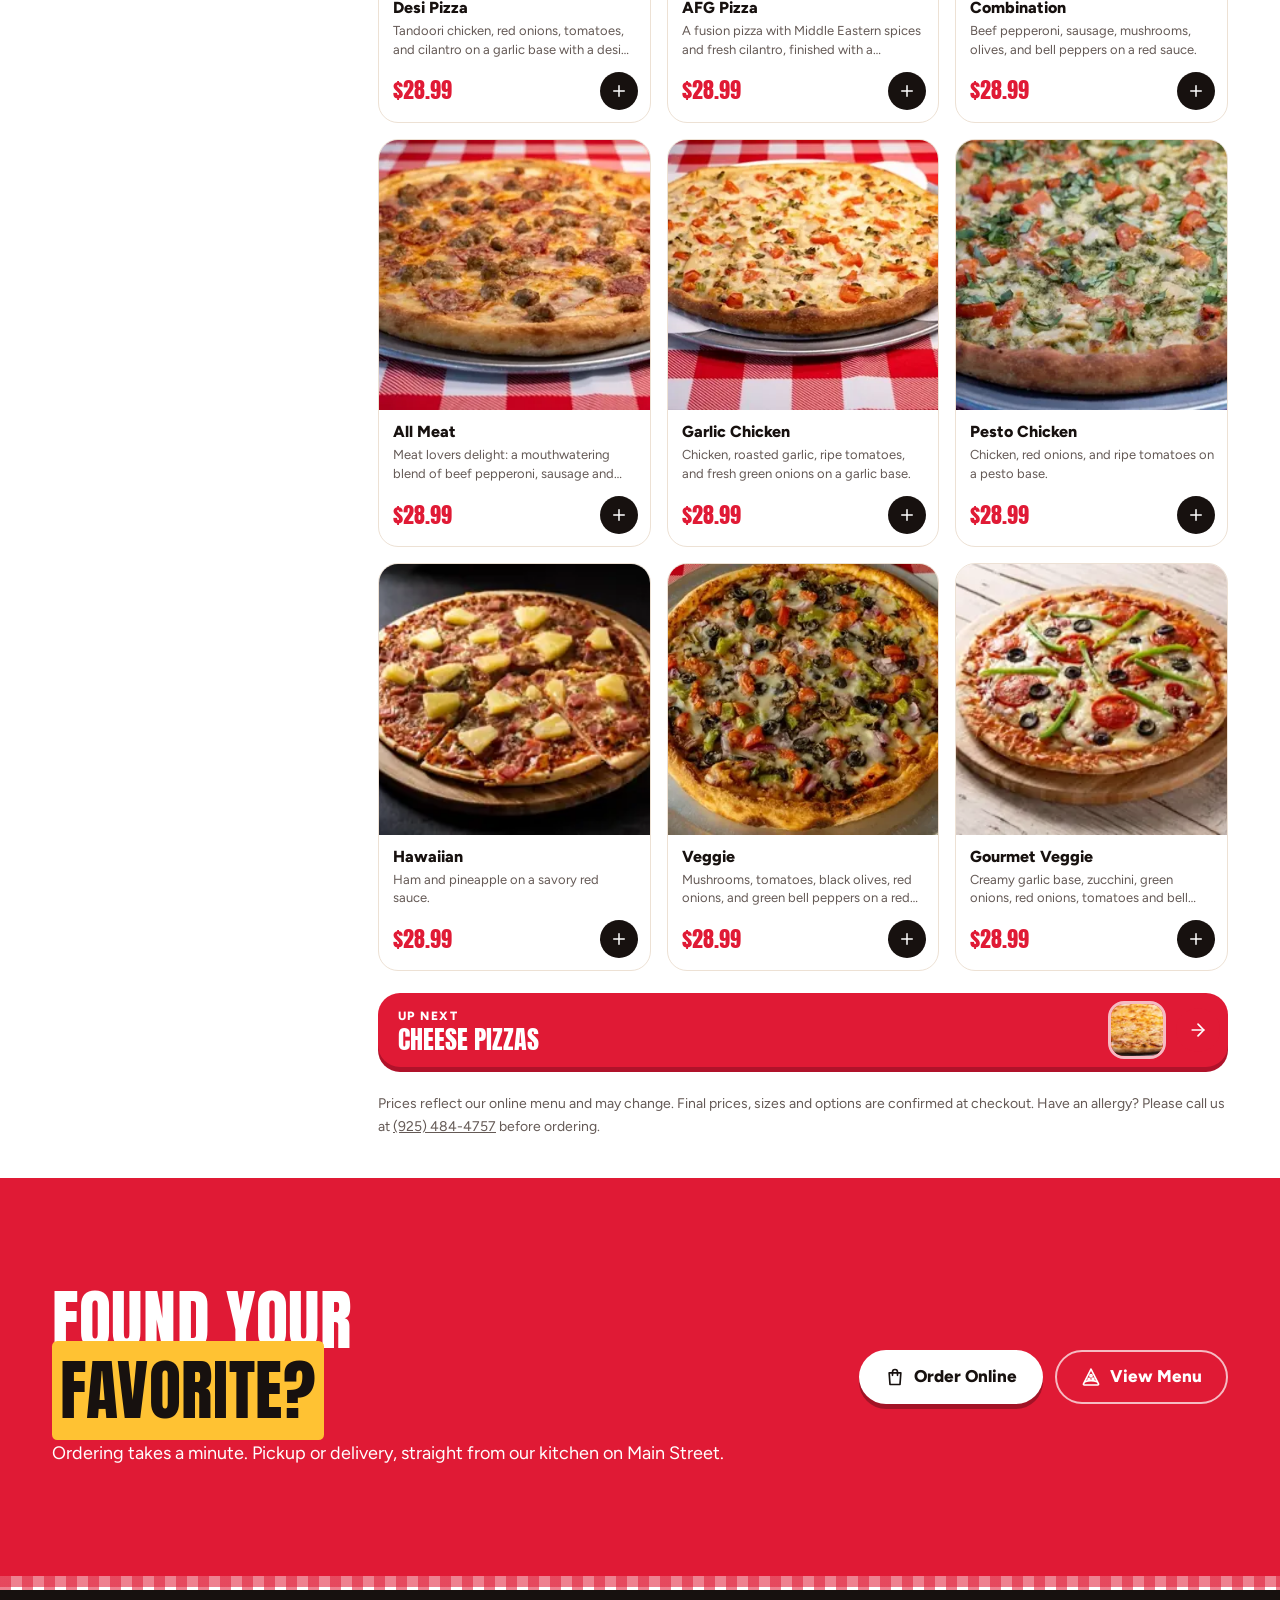
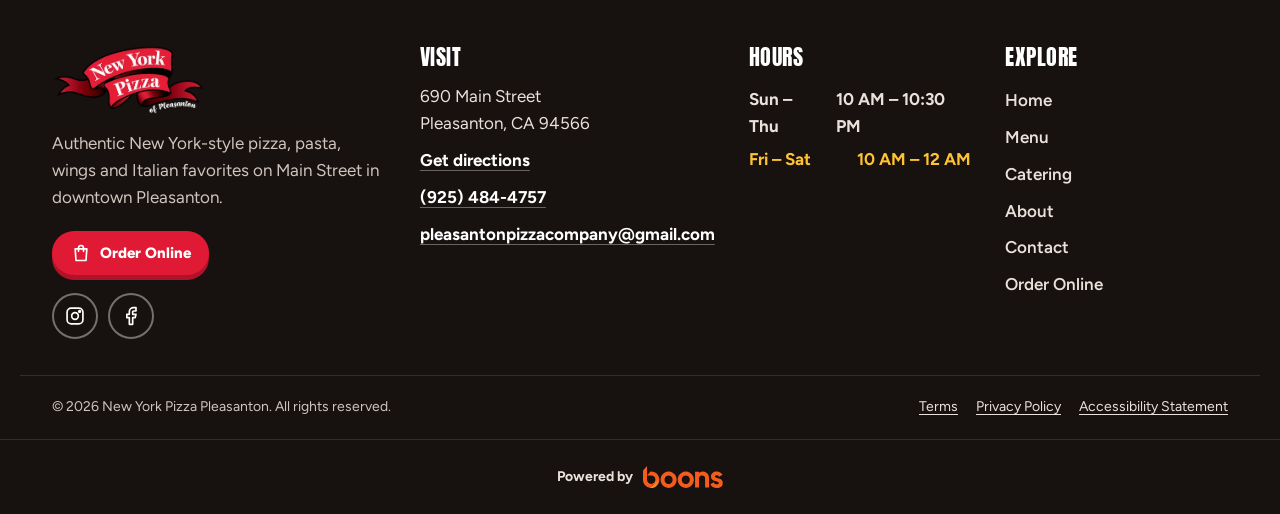
<file: menu.html>
<!doctype html>
<html lang="en">
<head>
<meta charset="utf-8">
<meta name="viewport" content="width=device-width, initial-scale=1, viewport-fit=cover">
<title>Menu: Pizza, Wings &amp; Halal | New York Pizza Pleasanton</title>
<meta name="description" content="Browse the full New York Pizza Pleasanton menu: specialty pies, slices, wings, pasta, subs, salads, desserts and halal pizza, with prices. Order online.">
<meta name="robots" content="index, follow, max-image-preview:large">
<link rel="canonical" href="https://newyorkpizzapleasanton.com/menu.html">
<meta name="theme-color" content="#E01A35">
<meta name="author" content="New York Pizza Pleasanton">
<meta name="geo.region" content="US-CA">
<meta name="geo.placename" content="Pleasanton">
<meta property="og:type" content="website">
<meta property="og:site_name" content="New York Pizza Pleasanton">
<meta property="og:locale" content="en_US">
<meta property="og:title" content="Menu: Pizza, Wings &amp; Halal | New York Pizza Pleasanton">
<meta property="og:description" content="Browse the full New York Pizza Pleasanton menu: specialty pies, slices, wings, pasta, subs, salads, desserts and halal pizza, with prices. Order online.">
<meta property="og:url" content="https://newyorkpizzapleasanton.com/menu.html">
<meta property="og:image" content="https://newyorkpizzapleasanton.com/assets/img/og-image.jpg">
<meta property="og:image:width" content="1200">
<meta property="og:image:height" content="630">
<meta property="og:image:alt" content="New York Pizza Pleasanton menu">
<meta name="twitter:card" content="summary_large_image">
<meta name="twitter:title" content="Menu: Pizza, Wings &amp; Halal | New York Pizza Pleasanton">
<meta name="twitter:description" content="Browse the full New York Pizza Pleasanton menu: specialty pies, slices, wings, pasta, subs, salads, desserts and halal pizza, with prices. Order online.">
<meta name="twitter:image" content="https://newyorkpizzapleasanton.com/assets/img/og-image.jpg">
<link rel="icon" href="favicon.ico" sizes="48x48">
<link rel="icon" type="image/png" sizes="32x32" href="assets/img/favicon-32.png">
<link rel="apple-touch-icon" href="assets/img/apple-touch-icon.png">
<link rel="manifest" href="site.webmanifest">
<link rel="preload" href="assets/fonts/anton-latin.woff2" as="font" type="font/woff2" crossorigin>
<link rel="preload" href="assets/fonts/figtree-latin.woff2" as="font" type="font/woff2" crossorigin>
<link rel="stylesheet" href="assets/css/style.css">
<script>document.documentElement.classList.add('js');try{var s=JSON.parse(localStorage.getItem('nyp-a11y'));if(s){var r=document.documentElement,z=[1,1.12,1.25,1.37,1.5];if(s.fs)r.style.setProperty('--a11y-fs',z[s.fs]||1);['contrast','gray','links','font','spacing','lines','cursor','still','noimg'].forEach(function(k){if(s[k])r.classList.add('a11y-'+k)})}}catch(e){}</script>
<script type="application/ld+json">{"@context":"https://schema.org","@type":"Menu","@id":"https://newyorkpizzapleasanton.com/menu.html#menu","name":"New York Pizza Pleasanton Menu","url":"https://newyorkpizzapleasanton.com/menu.html","inLanguage":"en-US","mainEntityOfPage":"https://newyorkpizzapleasanton.com/menu.html","hasMenuSection":[{"@type":"MenuSection","name":"Specialty Pizzas","description":"Signature pies, loaded edge to edge","image":"https://newyorkpizzapleasanton.com/assets/img/menu/margherita.webp","hasMenuItem":[{"@type":"MenuItem","name":"Margherita","description":"Italian margherita with green basil, white Buffalo mozzarella, and red tomato slices, topped with olive oil.","image":"https://newyorkpizzapleasanton.com/assets/img/menu/margherita.webp","offers":{"@type":"Offer","price":"28.99","priceCurrency":"USD","url":"https://order.boons.io/site/new-york-pizza/221/y"}},{"@type":"MenuItem","name":"BBQ Chicken","description":"BBQ chicken, red onion, cilantro, bell peppers and green onions with BBQ sauce.","image":"https://newyorkpizzapleasanton.com/assets/img/menu/bbq-chicken.webp","offers":{"@type":"Offer","price":"28.99","priceCurrency":"USD","url":"https://order.boons.io/site/new-york-pizza/221/y"}},{"@type":"MenuItem","name":"Desi Pizza","description":"Tandoori chicken, red onions, tomatoes, and cilantro on a garlic base with a desi twist.","image":"https://newyorkpizzapleasanton.com/assets/img/menu/desi-pizza.webp","offers":{"@type":"Offer","price":"28.99","priceCurrency":"USD","url":"https://order.boons.io/site/new-york-pizza/221/y"}},{"@type":"MenuItem","name":"AFG Pizza","description":"A fusion pizza with Middle Eastern spices and fresh cilantro, finished with a signature garlic yogurt drizzle.","image":"https://newyorkpizzapleasanton.com/assets/img/menu/afg-pizza.webp","offers":{"@type":"Offer","price":"28.99","priceCurrency":"USD","url":"https://order.boons.io/site/new-york-pizza/221/y"}},{"@type":"MenuItem","name":"Combination","description":"Beef pepperoni, sausage, mushrooms, olives, and bell peppers on a red sauce.","image":"https://newyorkpizzapleasanton.com/assets/img/menu/combination.webp","offers":{"@type":"Offer","price":"28.99","priceCurrency":"USD","url":"https://order.boons.io/site/new-york-pizza/221/y"}},{"@type":"MenuItem","name":"All Meat","description":"Meat lovers delight: a mouthwatering blend of beef pepperoni, sausage and ham on a savory red sauce.","image":"https://newyorkpizzapleasanton.com/assets/img/menu/all-meat.webp","offers":{"@type":"Offer","price":"28.99","priceCurrency":"USD","url":"https://order.boons.io/site/new-york-pizza/221/y"}},{"@type":"MenuItem","name":"Garlic Chicken","description":"Chicken, roasted garlic, ripe tomatoes, and fresh green onions on a garlic base.","image":"https://newyorkpizzapleasanton.com/assets/img/menu/garlic-chicken.webp","offers":{"@type":"Offer","price":"28.99","priceCurrency":"USD","url":"https://order.boons.io/site/new-york-pizza/221/y"}},{"@type":"MenuItem","name":"Pesto Chicken","description":"Chicken, red onions, and ripe tomatoes on a pesto base.","image":"https://newyorkpizzapleasanton.com/assets/img/menu/pesto-chicken.webp","offers":{"@type":"Offer","price":"28.99","priceCurrency":"USD","url":"https://order.boons.io/site/new-york-pizza/221/y"}},{"@type":"MenuItem","name":"Hawaiian","description":"Ham and pineapple on a savory red sauce.","image":"https://newyorkpizzapleasanton.com/assets/img/menu/hawaiian.webp","offers":{"@type":"Offer","price":"28.99","priceCurrency":"USD","url":"https://order.boons.io/site/new-york-pizza/221/y"}},{"@type":"MenuItem","name":"Veggie","description":"Mushrooms, tomatoes, black olives, red onions, and green bell peppers on a red sauce.","image":"https://newyorkpizzapleasanton.com/assets/img/menu/veggie.webp","offers":{"@type":"Offer","price":"28.99","priceCurrency":"USD","url":"https://order.boons.io/site/new-york-pizza/221/y"}},{"@type":"MenuItem","name":"Gourmet Veggie","description":"Creamy garlic base, zucchini, green onions, red onions, tomatoes and bell peppers.","image":"https://newyorkpizzapleasanton.com/assets/img/menu/gourmet-veggie.webp","offers":{"@type":"Offer","price":"28.99","priceCurrency":"USD","url":"https://order.boons.io/site/new-york-pizza/221/y"}}]},{"@type":"MenuSection","name":"Cheese Pizzas","description":"The New York classic, in every size","image":"https://newyorkpizzapleasanton.com/assets/img/menu/cheese-pizza-large.webp","hasMenuItem":[{"@type":"MenuItem","name":"Cheese Pizza (Small)","description":"Feeds 1-2 people.","image":"https://newyorkpizzapleasanton.com/assets/img/menu/cheese-pizza-small.webp","offers":{"@type":"Offer","price":"20.99","priceCurrency":"USD","url":"https://order.boons.io/site/new-york-pizza/221/y"}},{"@type":"MenuItem","name":"Cheese Pizza (Medium)","description":"Feeds 2-3 people.","image":"https://newyorkpizzapleasanton.com/assets/img/menu/cheese-pizza-medium.webp","offers":{"@type":"Offer","price":"23.99","priceCurrency":"USD","url":"https://order.boons.io/site/new-york-pizza/221/y"}},{"@type":"MenuItem","name":"Cheese Pizza (Large)","description":"Feeds 4-5 people.","image":"https://newyorkpizzapleasanton.com/assets/img/menu/cheese-pizza-large.webp","offers":{"@type":"Offer","price":"28.99","priceCurrency":"USD","url":"https://order.boons.io/site/new-york-pizza/221/y"}},{"@type":"MenuItem","name":"Cheese Pizza (Extra Large)","description":"Feeds 4-5 people.","image":"https://newyorkpizzapleasanton.com/assets/img/menu/cheese-pizza-extra-large.webp","offers":{"@type":"Offer","price":"31.99","priceCurrency":"USD","url":"https://order.boons.io/site/new-york-pizza/221/y"}},{"@type":"MenuItem","name":"Gluten Free Crust","description":"Our pizza on a gluten-free crust.","image":"https://newyorkpizzapleasanton.com/assets/img/menu/gluten-free-crust.webp","offers":{"@type":"Offer","price":"28.99","priceCurrency":"USD","url":"https://order.boons.io/site/new-york-pizza/221/y"}}]},{"@type":"MenuSection","name":"By the Slice","description":"Grab a slice, New York style","image":"https://newyorkpizzapleasanton.com/assets/img/menu/classic-slice-of-cheese-pizza.webp","hasMenuItem":[{"@type":"MenuItem","name":"Classic Slice of Cheese Pizza","description":"Authentic New York-style pizza with a thin, crispy crust, rich tomato sauce, and perfectly melted mozzarella.","image":"https://newyorkpizzapleasanton.com/assets/img/menu/classic-slice-of-cheese-pizza.webp","offers":{"@type":"Offer","price":"7.99","priceCurrency":"USD","url":"https://order.boons.io/site/new-york-pizza/221/y"}},{"@type":"MenuItem","name":"Specialty Pizza Slice","description":"A slice of any of our specialty pies.","image":"https://newyorkpizzapleasanton.com/assets/img/menu/specialty-pizza-slice.webp","offers":{"@type":"Offer","price":"12.99","priceCurrency":"USD","url":"https://order.boons.io/site/new-york-pizza/221/y"}},{"@type":"MenuItem","name":"Personal Pizza","description":"A pizza made just for you.","image":"https://newyorkpizzapleasanton.com/assets/img/menu/personal-pizza.webp","offers":{"@type":"Offer","price":"14.99","priceCurrency":"USD","url":"https://order.boons.io/site/new-york-pizza/221/y"}},{"@type":"MenuItem","name":"Calzone","description":"Oven-baked and stuffed.","image":"https://newyorkpizzapleasanton.com/assets/img/menu/calzone.webp","offers":{"@type":"Offer","price":"14.99","priceCurrency":"USD","url":"https://order.boons.io/site/new-york-pizza/221/y"}}]},{"@type":"MenuSection","name":"Deals","description":"Same pies, smaller prices","image":"https://newyorkpizzapleasanton.com/assets/img/menu/cheese-pizza-extra-large-deal.webp","hasMenuItem":[{"@type":"MenuItem","name":"Cheese Pizza (Extra Large)","description":"Feeds 4-5 people.","image":"https://newyorkpizzapleasanton.com/assets/img/menu/cheese-pizza-extra-large-deal.webp","offers":{"@type":"Offer","price":"25.99","priceCurrency":"USD","url":"https://order.boons.io/site/new-york-pizza/221/y"}},{"@type":"MenuItem","name":"Cheese Pizza (Large)","description":"Feeds 4-5 people.","image":"https://newyorkpizzapleasanton.com/assets/img/menu/cheese-pizza-large-deal.webp","offers":{"@type":"Offer","price":"23.99","priceCurrency":"USD","url":"https://order.boons.io/site/new-york-pizza/221/y"}},{"@type":"MenuItem","name":"Cheese Pizza (Medium)","description":"Feeds 2-3 people.","image":"https://newyorkpizzapleasanton.com/assets/img/menu/cheese-pizza-medium-deal.webp","offers":{"@type":"Offer","price":"21.99","priceCurrency":"USD","url":"https://order.boons.io/site/new-york-pizza/221/y"}}]},{"@type":"MenuSection","name":"Halal Menu","description":"Halal chicken and beef favorites","image":"https://newyorkpizzapleasanton.com/assets/img/menu/desi-pizza-halal.webp","hasMenuItem":[{"@type":"MenuItem","name":"Desi Pizza Halal","description":"Tandoori chicken, red onions, tomatoes, and cilantro on a garlic base.","image":"https://newyorkpizzapleasanton.com/assets/img/menu/desi-pizza-halal.webp","offers":{"@type":"Offer","price":"35.99","priceCurrency":"USD","url":"https://order.boons.io/site/new-york-pizza/221/y"},"suitableForDiet":"https://schema.org/HalalDiet"},{"@type":"MenuItem","name":"Garlic Chicken Halal Pizza","description":"Chicken, roasted garlic, ripe tomatoes, and fresh green onions on a garlic base.","image":"https://newyorkpizzapleasanton.com/assets/img/menu/garlic-chicken-halal-pizza.webp","offers":{"@type":"Offer","price":"35.99","priceCurrency":"USD","url":"https://order.boons.io/site/new-york-pizza/221/y"},"suitableForDiet":"https://schema.org/HalalDiet"},{"@type":"MenuItem","name":"Pesto Chicken Halal Pizza","description":"Chicken and ripe tomatoes on a pesto base.","image":"https://newyorkpizzapleasanton.com/assets/img/menu/pesto-chicken-halal-pizza.webp","offers":{"@type":"Offer","price":"35.99","priceCurrency":"USD","url":"https://order.boons.io/site/new-york-pizza/221/y"},"suitableForDiet":"https://schema.org/HalalDiet"},{"@type":"MenuItem","name":"Halal Beef Pepperoni Poppers","description":"Soft dough filled with halal beef pepperoni and mozzarella.","image":"https://newyorkpizzapleasanton.com/assets/img/menu/halal-beef-pepperoni-poppers.webp","offers":{"@type":"Offer","price":"12.99","priceCurrency":"USD","url":"https://order.boons.io/site/new-york-pizza/221/y"},"suitableForDiet":"https://schema.org/HalalDiet"},{"@type":"MenuItem","name":"Meatball Sub - Halal","description":"Juicy 8\" meatball sub topped with marinara and melted mozzarella, served on your choice of sourdough bread.","image":"https://newyorkpizzapleasanton.com/assets/img/menu/meatball-sub-halal.webp","offers":{"@type":"Offer","price":"16.99","priceCurrency":"USD","url":"https://order.boons.io/site/new-york-pizza/221/y"},"suitableForDiet":"https://schema.org/HalalDiet"}]},{"@type":"MenuSection","name":"Appetizers","description":"Knots, poppers and garlicky starters","image":"https://newyorkpizzapleasanton.com/assets/img/menu/garlic-knots.webp","hasMenuItem":[{"@type":"MenuItem","name":"Garlic Knots","description":"Hand-tied dough knots brushed with garlic butter and herbs, served with marinara.","image":"https://newyorkpizzapleasanton.com/assets/img/menu/garlic-knots.webp","offers":{"@type":"Offer","price":"8.99","priceCurrency":"USD","url":"https://order.boons.io/site/new-york-pizza/221/y"}},{"@type":"MenuItem","name":"Pepperoni Poppers","description":"Soft dough filled with pepperoni and mozzarella, baked golden and served with marinara or ranch.","image":"https://newyorkpizzapleasanton.com/assets/img/menu/pepperoni-poppers.webp","offers":{"@type":"Offer","price":"12.99","priceCurrency":"USD","url":"https://order.boons.io/site/new-york-pizza/221/y"}},{"@type":"MenuItem","name":"Pizza Garlic Bread","description":"A savory blend of pesto and garlic sauce topped with fresh garlic and melted mozzarella.","image":"https://newyorkpizzapleasanton.com/assets/img/menu/pizza-garlic-bread.webp","offers":{"@type":"Offer","price":"12.99","priceCurrency":"USD","url":"https://order.boons.io/site/new-york-pizza/221/y"}},{"@type":"MenuItem","name":"Bread Sticks","description":"Golden breadsticks with garlic butter and herbs.","image":"https://newyorkpizzapleasanton.com/assets/img/menu/bread-sticks.webp","offers":{"@type":"Offer","price":"8.99","priceCurrency":"USD","url":"https://order.boons.io/site/new-york-pizza/221/y"}},{"@type":"MenuItem","name":"French Garlic Bread","description":"Toasted French bread topped with garlic butter and herbs.","image":"https://newyorkpizzapleasanton.com/assets/img/menu/french-garlic-bread.webp","offers":{"@type":"Offer","price":"6.99","priceCurrency":"USD","url":"https://order.boons.io/site/new-york-pizza/221/y"}},{"@type":"MenuItem","name":"Five Cheese Arancini Bites","description":"Gooey, Italian-inspired rice bites made with five savory cheeses and Italian herbs, coated in a crispy breading.","image":"https://newyorkpizzapleasanton.com/assets/img/menu/five-cheese-arancini-bites.webp","offers":{"@type":"Offer","price":"6.99","priceCurrency":"USD","url":"https://order.boons.io/site/new-york-pizza/221/y"}},{"@type":"MenuItem","name":"Chicken Tenders with Fries","description":"Crispy chicken tenders with a side of fries.","image":"https://newyorkpizzapleasanton.com/assets/img/menu/chicken-tenders-with-fries.webp","offers":{"@type":"Offer","price":"13.99","priceCurrency":"USD","url":"https://order.boons.io/site/new-york-pizza/221/y"}},{"@type":"MenuItem","name":"Chicken Nuggets with Fries","description":"Chicken nuggets with a side of fries.","image":"https://newyorkpizzapleasanton.com/assets/img/menu/chicken-nuggets-with-fries.webp","offers":{"@type":"Offer","price":"13.99","priceCurrency":"USD","url":"https://order.boons.io/site/new-york-pizza/221/y"}},{"@type":"MenuItem","name":"Cheese Garlic Fries","description":"Fries loaded with garlic and melted cheese.","image":"https://newyorkpizzapleasanton.com/assets/img/menu/cheese-garlic-fries.webp","offers":{"@type":"Offer","price":"10.99","priceCurrency":"USD","url":"https://order.boons.io/site/new-york-pizza/221/y"}},{"@type":"MenuItem","name":"Garlic Fries","description":"Golden fries tossed in garlic.","image":"https://newyorkpizzapleasanton.com/assets/img/menu/garlic-fries.webp","offers":{"@type":"Offer","price":"9.99","priceCurrency":"USD","url":"https://order.boons.io/site/new-york-pizza/221/y"}},{"@type":"MenuItem","name":"French Fries","description":"Golden, crispy and salted.","image":"https://newyorkpizzapleasanton.com/assets/img/menu/french-fries.webp","offers":{"@type":"Offer","price":"8.99","priceCurrency":"USD","url":"https://order.boons.io/site/new-york-pizza/221/y"}},{"@type":"MenuItem","name":"Bag of Lay's Chips","description":"Lay's Classic Potato Chips, 1.5 oz.","image":"https://newyorkpizzapleasanton.com/assets/img/menu/bag-of-lay-s-chips.webp","offers":{"@type":"Offer","price":"1.75","priceCurrency":"USD","url":"https://order.boons.io/site/new-york-pizza/221/y"}}]},{"@type":"MenuSection","name":"Wings","description":"Eight pieces, three ways","image":"https://newyorkpizzapleasanton.com/assets/img/menu/buffalo-wings-8-pcs.webp","hasMenuItem":[{"@type":"MenuItem","name":"Buffalo Wings (8 pcs)","description":"Eight wings tossed in classic Buffalo sauce.","image":"https://newyorkpizzapleasanton.com/assets/img/menu/buffalo-wings-8-pcs.webp","offers":{"@type":"Offer","price":"16.99","priceCurrency":"USD","url":"https://order.boons.io/site/new-york-pizza/221/y"}},{"@type":"MenuItem","name":"BBQ Wings (8 pcs)","description":"Eight wings glazed in smoky BBQ sauce.","image":"https://newyorkpizzapleasanton.com/assets/img/menu/bbq-wings-8-pcs.webp","offers":{"@type":"Offer","price":"16.99","priceCurrency":"USD","url":"https://order.boons.io/site/new-york-pizza/221/y"}},{"@type":"MenuItem","name":"Plain Wings (8 pcs)","description":"Eight crispy wings, no sauce.","image":"https://newyorkpizzapleasanton.com/assets/img/menu/plain-wings-8-pcs.webp","offers":{"@type":"Offer","price":"16.99","priceCurrency":"USD","url":"https://order.boons.io/site/new-york-pizza/221/y"}}]},{"@type":"MenuSection","name":"Pasta","description":"Red sauce comfort","image":"https://newyorkpizzapleasanton.com/assets/img/menu/spaghetti-with-meatballs.webp","hasMenuItem":[{"@type":"MenuItem","name":"Chicken Parmesan Penne","description":"Chicken parmesan over penne.","image":"https://newyorkpizzapleasanton.com/assets/img/menu/chicken-parmesan-penne.webp","offers":{"@type":"Offer","price":"18.99","priceCurrency":"USD","url":"https://order.boons.io/site/new-york-pizza/221/y"}},{"@type":"MenuItem","name":"Spaghetti with Meatballs","description":"Spaghetti and meatballs in marinara.","image":"https://newyorkpizzapleasanton.com/assets/img/menu/spaghetti-with-meatballs.webp","offers":{"@type":"Offer","price":"16.99","priceCurrency":"USD","url":"https://order.boons.io/site/new-york-pizza/221/y"}}]},{"@type":"MenuSection","name":"Italian Favorites","description":"Brooklyn-style classics","image":"https://newyorkpizzapleasanton.com/assets/img/menu/chicken-parmesan-with-pasta.webp","hasMenuItem":[{"@type":"MenuItem","name":"Chicken Parmesan with Pasta","description":"Chicken cutlet with marinara and parmesan over spaghetti or penne pasta.","image":"https://newyorkpizzapleasanton.com/assets/img/menu/chicken-parmesan-with-pasta.webp","offers":{"@type":"Offer","price":"18.99","priceCurrency":"USD","url":"https://order.boons.io/site/new-york-pizza/221/y"}},{"@type":"MenuItem","name":"Calzones","description":"A golden-brown, oven-baked 10\" turnover stuffed with ricotta and mozzarella, served with marinara sauce.","image":"https://newyorkpizzapleasanton.com/assets/img/menu/calzones.webp","offers":{"@type":"Offer","price":"14.99","priceCurrency":"USD","url":"https://order.boons.io/site/new-york-pizza/221/y"}},{"@type":"MenuItem","name":"Beef Pepperoni Poppers","description":"Soft dough filled with beef pepperoni and mozzarella.","image":"https://newyorkpizzapleasanton.com/assets/img/menu/beef-pepperoni-poppers.webp","offers":{"@type":"Offer","price":"12.99","priceCurrency":"USD","url":"https://order.boons.io/site/new-york-pizza/221/y"}}]},{"@type":"MenuSection","name":"Subs","description":"Eight inches, fully loaded","image":"https://newyorkpizzapleasanton.com/assets/img/menu/meatball-sub.webp","hasMenuItem":[{"@type":"MenuItem","name":"Chicken Parmesan Sub","description":"A crispy 8\" chicken cutlet sub with marinara sauce, melted parmesan and provolone, on your choice of sourdough bread.","image":"https://newyorkpizzapleasanton.com/assets/img/menu/chicken-parmesan-sub.webp","offers":{"@type":"Offer","price":"18.00","priceCurrency":"USD","url":"https://order.boons.io/site/new-york-pizza/221/y"}},{"@type":"MenuItem","name":"Meatball Sub","description":"Juicy 8\" meatball sub topped with marinara and melted mozzarella, served on your choice of whole wheat bread.","image":"https://newyorkpizzapleasanton.com/assets/img/menu/meatball-sub.webp","offers":{"@type":"Offer","price":"16.99","priceCurrency":"USD","url":"https://order.boons.io/site/new-york-pizza/221/y"}},{"@type":"MenuItem","name":"All Meat Sub","description":"A loaded 8\" sub with pepperoni, sausage, ham, and bacon, topped with mozzarella and marinara, on sourdough bread.","image":"https://newyorkpizzapleasanton.com/assets/img/menu/all-meat-sub.webp","offers":{"@type":"Offer","price":"16.99","priceCurrency":"USD","url":"https://order.boons.io/site/new-york-pizza/221/y"}},{"@type":"MenuItem","name":"Turkey Sub","description":"A classic turkey sub.","image":"https://newyorkpizzapleasanton.com/assets/img/menu/turkey-sub.webp","offers":{"@type":"Offer","price":"16.00","priceCurrency":"USD","url":"https://order.boons.io/site/new-york-pizza/221/y"}}]},{"@type":"MenuSection","name":"Salads","description":"Fresh, crisp, made to order","image":"https://newyorkpizzapleasanton.com/assets/img/menu/greek-salad.webp","hasMenuItem":[{"@type":"MenuItem","name":"Greek Salad","description":"Romaine, cherry tomatoes, shredded carrots, red onions, Kalamata and black olives, red cabbage, green bell peppers and feta cheese.","image":"https://newyorkpizzapleasanton.com/assets/img/menu/greek-salad.webp","offers":{"@type":"Offer","price":"14.99","priceCurrency":"USD","url":"https://order.boons.io/site/new-york-pizza/221/y"}},{"@type":"MenuItem","name":"Caesar Salad","description":"Romaine lettuce tossed with shredded Parmesan and croutons.","image":"https://newyorkpizzapleasanton.com/assets/img/menu/caesar-salad.webp","offers":{"@type":"Offer","price":"12.99","priceCurrency":"USD","url":"https://order.boons.io/site/new-york-pizza/221/y"}},{"@type":"MenuItem","name":"Garden Salad","description":"A fresh spring mix, cherry tomatoes, carrots, red cabbage, and black olives.","image":"https://newyorkpizzapleasanton.com/assets/img/menu/garden-salad.webp","offers":{"@type":"Offer","price":"12.99","priceCurrency":"USD","url":"https://order.boons.io/site/new-york-pizza/221/y"}},{"@type":"MenuItem","name":"Side Greek Salad","description":"Romaine, cherry tomatoes, carrots, red onions, olives, red cabbage, green bell peppers and feta.","image":"https://newyorkpizzapleasanton.com/assets/img/menu/side-greek-salad.webp","offers":{"@type":"Offer","price":"7.99","priceCurrency":"USD","url":"https://order.boons.io/site/new-york-pizza/221/y"}},{"@type":"MenuItem","name":"Side Caesar Salad","description":"Romaine lettuce tossed with shredded Parmesan and croutons.","image":"https://newyorkpizzapleasanton.com/assets/img/menu/side-caesar-salad.webp","offers":{"@type":"Offer","price":"6.99","priceCurrency":"USD","url":"https://order.boons.io/site/new-york-pizza/221/y"}},{"@type":"MenuItem","name":"Side Garden Salad","description":"A fresh spring mix, cherry tomatoes, carrots, red cabbage, and black olives.","image":"https://newyorkpizzapleasanton.com/assets/img/menu/side-garden-salad.webp","offers":{"@type":"Offer","price":"6.99","priceCurrency":"USD","url":"https://order.boons.io/site/new-york-pizza/221/y"}}]},{"@type":"MenuSection","name":"Fries & Tenders","description":"Crispy, golden, shareable","image":"https://newyorkpizzapleasanton.com/assets/img/menu/crispy-tenders.webp","hasMenuItem":[{"@type":"MenuItem","name":"Crispy Tenders","description":"Juicy chicken tenders, plain or Buffalo.","image":"https://newyorkpizzapleasanton.com/assets/img/menu/crispy-tenders.webp","offers":{"@type":"Offer","price":"10.99","priceCurrency":"USD","url":"https://order.boons.io/site/new-york-pizza/221/y"}},{"@type":"MenuItem","name":"Basket of Fries","description":"Golden fries served plain, or with melted cheese or garlic for extra flavor.","image":"https://newyorkpizzapleasanton.com/assets/img/menu/basket-of-fries.webp","offers":{"@type":"Offer","price":"8.99","priceCurrency":"USD","url":"https://order.boons.io/site/new-york-pizza/221/y"}}]},{"@type":"MenuSection","name":"Desserts","description":"Save room. Seriously.","image":"https://newyorkpizzapleasanton.com/assets/img/menu/new-york-cheesecake.webp","hasMenuItem":[{"@type":"MenuItem","name":"New York Cheesecake","description":"Rich, creamy New York cheesecake.","image":"https://newyorkpizzapleasanton.com/assets/img/menu/new-york-cheesecake.webp","offers":{"@type":"Offer","price":"7.99","priceCurrency":"USD","url":"https://order.boons.io/site/new-york-pizza/221/y"}},{"@type":"MenuItem","name":"Cannoli","description":"Crisp shell, sweet creamy filling.","image":"https://newyorkpizzapleasanton.com/assets/img/menu/cannoli.webp","offers":{"@type":"Offer","price":"6.99","priceCurrency":"USD","url":"https://order.boons.io/site/new-york-pizza/221/y"}},{"@type":"MenuItem","name":"Tiramisu Slice","description":"Layers of mascarpone cheese and coffee-soaked ladyfingers.","image":"https://newyorkpizzapleasanton.com/assets/img/menu/tiramisu-slice.webp","offers":{"@type":"Offer","price":"7.99","priceCurrency":"USD","url":"https://order.boons.io/site/new-york-pizza/221/y"}},{"@type":"MenuItem","name":"Chocolate Chip Cookie Pizza","description":"A chocolate chip cookie in pizza form.","image":"https://newyorkpizzapleasanton.com/assets/img/menu/chocolate-chip-cookie-pizza.webp","offers":{"@type":"Offer","price":"9.99","priceCurrency":"USD","url":"https://order.boons.io/site/new-york-pizza/221/y"}},{"@type":"MenuItem","name":"Brownie Pizza","description":"A brownie in pizza form.","image":"https://newyorkpizzapleasanton.com/assets/img/menu/brownie-pizza.webp","offers":{"@type":"Offer","price":"9.99","priceCurrency":"USD","url":"https://order.boons.io/site/new-york-pizza/221/y"}},{"@type":"MenuItem","name":"Ice Cream Pint","description":"Cookie dough, mint chip, rocky road, strawberry, creamy mango, vanilla, chocolate or pistachio.","image":"https://newyorkpizzapleasanton.com/assets/img/menu/ice-cream-pint.webp","offers":{"@type":"Offer","price":"9.00","priceCurrency":"USD","url":"https://order.boons.io/site/new-york-pizza/221/y"}}]},{"@type":"MenuSection","name":"Beverages","description":"Ice-cold and ready","image":"https://newyorkpizzapleasanton.com/assets/img/menu/glass-bottle-soda.webp","hasMenuItem":[{"@type":"MenuItem","name":"Can of Soda","description":"Assorted flavors.","image":"https://newyorkpizzapleasanton.com/assets/img/menu/can-of-soda.webp","offers":{"@type":"Offer","price":"3.00","priceCurrency":"USD","url":"https://order.boons.io/site/new-york-pizza/221/y"}},{"@type":"MenuItem","name":"Glass Bottle Soda","description":"Assorted flavors.","image":"https://newyorkpizzapleasanton.com/assets/img/menu/glass-bottle-soda.webp","offers":{"@type":"Offer","price":"5.00","priceCurrency":"USD","url":"https://order.boons.io/site/new-york-pizza/221/y"}},{"@type":"MenuItem","name":"2-Liter Bottle","description":"Perfect for the whole table.","image":"https://newyorkpizzapleasanton.com/assets/img/menu/2-liter-bottle.webp","offers":{"@type":"Offer","price":"7.00","priceCurrency":"USD","url":"https://order.boons.io/site/new-york-pizza/221/y"}},{"@type":"MenuItem","name":"Energy Drinks","description":"Assorted.","image":"https://newyorkpizzapleasanton.com/assets/img/menu/energy-drinks.webp","offers":{"@type":"Offer","price":"4.50","priceCurrency":"USD","url":"https://order.boons.io/site/new-york-pizza/221/y"}},{"@type":"MenuItem","name":"Gatorade Drinks","description":"Assorted flavors.","image":"https://newyorkpizzapleasanton.com/assets/img/menu/gatorade-drinks.webp","offers":{"@type":"Offer","price":"4.50","priceCurrency":"USD","url":"https://order.boons.io/site/new-york-pizza/221/y"}},{"@type":"MenuItem","name":"Arizona Tea","description":"Assorted flavors.","image":"https://newyorkpizzapleasanton.com/assets/img/menu/arizona-tea.webp","offers":{"@type":"Offer","price":"4.00","priceCurrency":"USD","url":"https://order.boons.io/site/new-york-pizza/221/y"}},{"@type":"MenuItem","name":"Sparkling Water","description":"Chilled sparkling water.","image":"https://newyorkpizzapleasanton.com/assets/img/menu/sparkling-water.webp","offers":{"@type":"Offer","price":"4.50","priceCurrency":"USD","url":"https://order.boons.io/site/new-york-pizza/221/y"}},{"@type":"MenuItem","name":"Smart Water","description":"Chilled bottled water.","image":"https://newyorkpizzapleasanton.com/assets/img/menu/smart-water.webp","offers":{"@type":"Offer","price":"4.50","priceCurrency":"USD","url":"https://order.boons.io/site/new-york-pizza/221/y"}},{"@type":"MenuItem","name":"Water Bottle","description":"Chilled bottled water.","image":"https://newyorkpizzapleasanton.com/assets/img/menu/water-bottle.webp","offers":{"@type":"Offer","price":"2.00","priceCurrency":"USD","url":"https://order.boons.io/site/new-york-pizza/221/y"}},{"@type":"MenuItem","name":"Juice","description":"Assorted flavors.","image":"https://newyorkpizzapleasanton.com/assets/img/menu/juice.webp","offers":{"@type":"Offer","price":"3.50","priceCurrency":"USD","url":"https://order.boons.io/site/new-york-pizza/221/y"}},{"@type":"MenuItem","name":"Chocolate Milk","description":"Cold chocolate milk.","image":"https://newyorkpizzapleasanton.com/assets/img/menu/chocolate-milk.webp","offers":{"@type":"Offer","price":"3.00","priceCurrency":"USD","url":"https://order.boons.io/site/new-york-pizza/221/y"}}]},{"@type":"MenuSection","name":"Spicy Chutney","description":"Our house heat, by the jar","image":"https://newyorkpizzapleasanton.com/assets/img/menu/jar-of-spicy-chutney.webp","hasMenuItem":[{"@type":"MenuItem","name":"Jar of Spicy Chutney","description":"A vibrant blend of fiery chilies, fresh herbs, and aromatic spices. Bright, zesty and intense. Spread it, dip it, dollop it.","image":"https://newyorkpizzapleasanton.com/assets/img/menu/jar-of-spicy-chutney.webp","offers":{"@type":"Offer","price":"5.99","priceCurrency":"USD","url":"https://order.boons.io/site/new-york-pizza/221/y"}}]}]}</script>
<script type="application/ld+json">{"@context":"https://schema.org","@type":"BreadcrumbList","itemListElement":[{"@type":"ListItem","position":1,"name":"Home","item":"https://newyorkpizzapleasanton.com/"},{"@type":"ListItem","position":2,"name":"Menu","item":"https://newyorkpizzapleasanton.com/menu.html"}]}</script>
</head>
<body>
<a class="skip-link" href="#main">Skip to main content</a>
<svg width="0" height="0" style="position:absolute" aria-hidden="true" focusable="false"><defs><symbol id="i-phone" viewBox="0 0 24 24" fill="none" stroke="currentColor" stroke-width="2" stroke-linecap="round" stroke-linejoin="round"><path d="M22 16.92v3a2 2 0 0 1-2.18 2 19.79 19.79 0 0 1-8.63-3.07 19.5 19.5 0 0 1-6-6 19.79 19.79 0 0 1-3.07-8.67A2 2 0 0 1 4.11 2h3a2 2 0 0 1 2 1.72c.13.96.36 1.9.7 2.81a2 2 0 0 1-.45 2.11L8.09 9.91a16 16 0 0 0 6 6l1.27-1.27a2 2 0 0 1 2.11-.45c.91.34 1.85.57 2.81.7A2 2 0 0 1 22 16.92z"/></symbol><symbol id="i-pin" viewBox="0 0 24 24" fill="none" stroke="currentColor" stroke-width="2" stroke-linecap="round" stroke-linejoin="round"><path d="M20 10c0 6-8 12-8 12s-8-6-8-12a8 8 0 0 1 16 0z"/><circle cx="12" cy="10" r="3"/></symbol><symbol id="i-clock" viewBox="0 0 24 24" fill="none" stroke="currentColor" stroke-width="2" stroke-linecap="round" stroke-linejoin="round"><circle cx="12" cy="12" r="10"/><polyline points="12 6 12 12 16 14"/></symbol><symbol id="i-menu" viewBox="0 0 24 24" fill="none" stroke="currentColor" stroke-width="2" stroke-linecap="round" stroke-linejoin="round"><line x1="3" y1="7" x2="21" y2="7"/><line x1="3" y1="12" x2="21" y2="12"/><line x1="3" y1="17" x2="15" y2="17"/></symbol><symbol id="i-x" viewBox="0 0 24 24" fill="none" stroke="currentColor" stroke-width="2" stroke-linecap="round" stroke-linejoin="round"><line x1="18" y1="6" x2="6" y2="18"/><line x1="6" y1="6" x2="18" y2="18"/></symbol><symbol id="i-arrow-right" viewBox="0 0 24 24" fill="none" stroke="currentColor" stroke-width="2" stroke-linecap="round" stroke-linejoin="round"><line x1="5" y1="12" x2="19" y2="12"/><polyline points="12 5 19 12 12 19"/></symbol><symbol id="i-arrow-left" viewBox="0 0 24 24" fill="none" stroke="currentColor" stroke-width="2" stroke-linecap="round" stroke-linejoin="round"><line x1="19" y1="12" x2="5" y2="12"/><polyline points="12 19 5 12 12 5"/></symbol><symbol id="i-home" viewBox="0 0 24 24" fill="none" stroke="currentColor" stroke-width="2" stroke-linecap="round" stroke-linejoin="round"><path d="M3 10.5 12 3l9 7.5V20a1 1 0 0 1-1 1h-5v-6H9v6H4a1 1 0 0 1-1-1z"/></symbol><symbol id="i-slice" viewBox="0 0 24 24" fill="none" stroke="currentColor" stroke-width="2" stroke-linecap="round" stroke-linejoin="round"><path d="M12 2.5 3 20.2a1 1 0 0 0 .9 1.4h16.2a1 1 0 0 0 .9-1.4z"/><path d="M4.6 17.6c4.8-1.7 10-1.7 14.8 0"/><circle cx="12" cy="10.5" r="1.3"/><circle cx="9.6" cy="14.6" r="1.1"/><circle cx="14.4" cy="14.4" r="1.1"/></symbol><symbol id="i-bag" viewBox="0 0 24 24" fill="none" stroke="currentColor" stroke-width="2" stroke-linecap="round" stroke-linejoin="round"><path d="M5 7h14l-1 14H6z"/><path d="M9 10V6a3 3 0 0 1 6 0v4"/></symbol><symbol id="i-tray" viewBox="0 0 24 24" fill="none" stroke="currentColor" stroke-width="2" stroke-linecap="round" stroke-linejoin="round"><path d="M2.5 18.5h19"/><path d="M4.5 18.5a7.5 7.5 0 0 1 15 0"/><path d="M12 11V8.5"/><path d="M10 8.5h4"/></symbol><symbol id="i-search" viewBox="0 0 24 24" fill="none" stroke="currentColor" stroke-width="2" stroke-linecap="round" stroke-linejoin="round"><circle cx="11" cy="11" r="7"/><line x1="21" y1="21" x2="16.65" y2="16.65"/></symbol><symbol id="i-instagram" viewBox="0 0 24 24" fill="none" stroke="currentColor" stroke-width="2" stroke-linecap="round" stroke-linejoin="round"><rect x="2.5" y="2.5" width="19" height="19" rx="5"/><circle cx="12" cy="12" r="4"/><circle cx="17.5" cy="6.5" r="1" fill="currentColor"/></symbol><symbol id="i-facebook" viewBox="0 0 24 24" fill="none" stroke="currentColor" stroke-width="2" stroke-linecap="round" stroke-linejoin="round"><path d="M18 2h-3a5 5 0 0 0-5 5v3H7v4h3v8h4v-8h3l1-4h-4V7a1 1 0 0 1 1-1h3z"/></symbol><symbol id="i-play" viewBox="0 0 24 24" fill="none" stroke="currentColor" stroke-width="2" stroke-linecap="round" stroke-linejoin="round"><polygon points="7 4 20 12 7 20 7 4" fill="currentColor"/></symbol><symbol id="i-pause" viewBox="0 0 24 24" fill="none" stroke="currentColor" stroke-width="2" stroke-linecap="round" stroke-linejoin="round"><rect x="6" y="4.5" width="4" height="15" rx="1" fill="currentColor" stroke="none"/><rect x="14" y="4.5" width="4" height="15" rx="1" fill="currentColor" stroke="none"/></symbol><symbol id="i-plus" viewBox="0 0 24 24" fill="none" stroke="currentColor" stroke-width="2" stroke-linecap="round" stroke-linejoin="round"><line x1="12" y1="5" x2="12" y2="19"/><line x1="5" y1="12" x2="19" y2="12"/></symbol><symbol id="i-mail" viewBox="0 0 24 24" fill="none" stroke="currentColor" stroke-width="2" stroke-linecap="round" stroke-linejoin="round"><rect x="2" y="4" width="20" height="16" rx="2"/><path d="m22 6-10 7L2 6"/></symbol><symbol id="i-truck" viewBox="0 0 24 24" fill="none" stroke="currentColor" stroke-width="2" stroke-linecap="round" stroke-linejoin="round"><path d="M1.5 5h13v11h-13z"/><path d="M14.5 9h4l3 3.5V16h-7z"/><circle cx="6" cy="18" r="2"/><circle cx="18" cy="18" r="2"/></symbol><symbol id="i-utensils" viewBox="0 0 24 24" fill="none" stroke="currentColor" stroke-width="2" stroke-linecap="round" stroke-linejoin="round"><path d="M3 2v7c0 1.1.9 2 2 2h4a2 2 0 0 0 2-2V2"/><path d="M7 2v20"/><path d="M21 15V2a5 5 0 0 0-5 5v6c0 1.1.9 2 2 2h3zm0 0v7"/></symbol><symbol id="i-gift" viewBox="0 0 24 24" fill="none" stroke="currentColor" stroke-width="2" stroke-linecap="round" stroke-linejoin="round"><rect x="3" y="8" width="18" height="4" rx="1"/><path d="M12 8v13"/><path d="M19 12v7a2 2 0 0 1-2 2H7a2 2 0 0 1-2-2v-7"/><path d="M7.5 8a2.5 2.5 0 0 1 0-5C11 3 12 8 12 8s1-5 4.5-5a2.5 2.5 0 0 1 0 5"/></symbol><symbol id="i-star" viewBox="0 0 24 24" fill="none" stroke="currentColor" stroke-width="2" stroke-linecap="round" stroke-linejoin="round"><polygon points="12 2 15.09 8.26 22 9.27 17 14.14 18.18 21.02 12 17.77 5.82 21.02 7 14.14 2 9.27 8.91 8.26 12 2" fill="currentColor" stroke="none"/></symbol><symbol id="i-flame" viewBox="0 0 24 24" fill="none" stroke="currentColor" stroke-width="2" stroke-linecap="round" stroke-linejoin="round"><path d="M8.5 14.5A2.5 2.5 0 0 0 11 12c0-1.38-.5-2-1-3-1.07-2.14-.22-4.05 2-6 .5 2.5 2 4.9 4 6.5 2 1.6 3 3.5 3 5.5a7 7 0 1 1-14 0c0-1.15.43-2.29 1-3a2.5 2.5 0 0 0 2.5 2.5z"/></symbol><symbol id="i-tag" viewBox="0 0 24 24" fill="none" stroke="currentColor" stroke-width="2" stroke-linecap="round" stroke-linejoin="round"><path d="M20.6 13.4 13.4 20.6a2 2 0 0 1-2.8 0L2 12V2h10l8.6 8.6a2 2 0 0 1 0 2.8z"/><circle cx="7" cy="7" r="1.5"/></symbol><symbol id="i-users" viewBox="0 0 24 24" fill="none" stroke="currentColor" stroke-width="2" stroke-linecap="round" stroke-linejoin="round"><path d="M17 21v-2a4 4 0 0 0-4-4H5a4 4 0 0 0-4 4v2"/><circle cx="9" cy="7" r="4"/><path d="M23 21v-2a4 4 0 0 0-3-3.87"/><path d="M16 3.13a4 4 0 0 1 0 7.75"/></symbol><symbol id="i-check" viewBox="0 0 24 24" fill="none" stroke="currentColor" stroke-width="2" stroke-linecap="round" stroke-linejoin="round"><polyline points="20 6 9 17 4 12"/></symbol><symbol id="i-external" viewBox="0 0 24 24" fill="none" stroke="currentColor" stroke-width="2" stroke-linecap="round" stroke-linejoin="round"><path d="M18 13v6a2 2 0 0 1-2 2H5a2 2 0 0 1-2-2V8a2 2 0 0 1 2-2h6"/><polyline points="15 3 21 3 21 9"/><line x1="10" y1="14" x2="21" y2="3"/></symbol><symbol id="i-access" viewBox="0 0 24 24" fill="none" stroke="currentColor" stroke-width="2" stroke-linecap="round" stroke-linejoin="round"><circle cx="12" cy="4.2" r="2" fill="currentColor" stroke="none"/><path d="M4.5 8.2c2.5.8 5 1.2 7.5 1.2s5-.4 7.5-1.2"/><path d="M12 9.4v5.2"/><path d="m8.4 21.5 3.6-6.9 3.6 6.9"/></symbol><symbol id="i-contrast" viewBox="0 0 24 24" fill="none" stroke="currentColor" stroke-width="2" stroke-linecap="round" stroke-linejoin="round"><circle cx="12" cy="12" r="9"/><path d="M12 3a9 9 0 0 1 0 18z" fill="currentColor"/></symbol><symbol id="i-drop" viewBox="0 0 24 24" fill="none" stroke="currentColor" stroke-width="2" stroke-linecap="round" stroke-linejoin="round"><path d="M12 2.7 6.3 8.4a8 8 0 1 0 11.4 0z"/><path d="M12 2.7V21.5"/></symbol><symbol id="i-underline" viewBox="0 0 24 24" fill="none" stroke="currentColor" stroke-width="2" stroke-linecap="round" stroke-linejoin="round"><path d="M6 4v6a6 6 0 0 0 12 0V4"/><line x1="4" y1="21" x2="20" y2="21"/></symbol><symbol id="i-font" viewBox="0 0 24 24" fill="none" stroke="currentColor" stroke-width="2" stroke-linecap="round" stroke-linejoin="round"><polyline points="4 7 4 4 20 4 20 7"/><line x1="9" y1="20" x2="15" y2="20"/><line x1="12" y1="4" x2="12" y2="20"/></symbol><symbol id="i-spacing" viewBox="0 0 24 24" fill="none" stroke="currentColor" stroke-width="2" stroke-linecap="round" stroke-linejoin="round"><path d="m3 15 4-10 4 10"/><path d="M4.6 11h4.8"/><path d="M14 5v10"/><path d="M14 5h3.5a2.5 2.5 0 0 1 0 5H14"/><path d="M14 10h4a2.5 2.5 0 0 1 0 5h-4"/><path d="M3 20h18"/><polyline points="6 18 3 20 6 22"/><polyline points="18 18 21 20 18 22"/></symbol><symbol id="i-lines" viewBox="0 0 24 24" fill="none" stroke="currentColor" stroke-width="2" stroke-linecap="round" stroke-linejoin="round"><line x1="9" y1="6" x2="21" y2="6"/><line x1="9" y1="12" x2="21" y2="12"/><line x1="9" y1="18" x2="21" y2="18"/><polyline points="3 8 5 5 7 8"/><polyline points="3 16 5 19 7 16"/><line x1="5" y1="5" x2="5" y2="19"/></symbol><symbol id="i-cursor" viewBox="0 0 24 24" fill="none" stroke="currentColor" stroke-width="2" stroke-linecap="round" stroke-linejoin="round"><path d="m4 3 7 18 2.5-7.5L21 11z"/></symbol><symbol id="i-noimg" viewBox="0 0 24 24" fill="none" stroke="currentColor" stroke-width="2" stroke-linecap="round" stroke-linejoin="round"><rect x="3" y="3" width="18" height="18" rx="2"/><circle cx="9" cy="9" r="2"/><path d="m21 15-5-5L5 21"/><line x1="2" y1="2" x2="22" y2="22"/></symbol><symbol id="i-guide" viewBox="0 0 24 24" fill="none" stroke="currentColor" stroke-width="2" stroke-linecap="round" stroke-linejoin="round"><rect x="2" y="9" width="20" height="6" rx="1.5"/><line x1="2" y1="4" x2="22" y2="4"/><line x1="2" y1="20" x2="22" y2="20"/></symbol><symbol id="i-reset" viewBox="0 0 24 24" fill="none" stroke="currentColor" stroke-width="2" stroke-linecap="round" stroke-linejoin="round"><polyline points="1 4 1 10 7 10"/><path d="M3.5 15a9 9 0 1 0 2.1-9.4L1 10"/></symbol></defs></svg>
<div class="topbar on-dark">
  <div class="container">
    <p class="status" data-open-status><span class="status-dot" aria-hidden="true"></span><span class="status-text">Open daily from 10 AM</span></p>
    <div class="tb-right">
      <a class="tb-addr" href="https://www.google.com/maps/dir/?api=1&amp;destination=New+York+Pizza%2C+690+Main+Street%2C+Pleasanton%2C+CA+94566" target="_blank" rel="noopener"><svg class="icon" aria-hidden="true" focusable="false"><use href="#i-pin"></use></svg>690 Main St, Pleasanton<span class="sr-only"> (opens in a new tab)</span></a>
      <a href="tel:+19254844757"><svg class="icon" aria-hidden="true" focusable="false"><use href="#i-phone"></use></svg>(925) 484-4757</a>
    </div>
  </div>
</div>
<header class="site-header">
  <div class="container header-inner">
    <a class="brand" href="index.html" aria-label="New York Pizza Pleasanton, home"><img src="assets/img/logo.webp" alt="New York Pizza" width="375" height="160"></a>
    <nav class="main-nav" aria-label="Main"><a href="index.html">Home</a><a href="menu.html" aria-current="page">Menu</a><a href="catering.html">Catering</a><a href="about.html">About</a><a href="contact.html">Contact</a></nav>
    <div class="header-cta">
      <a class="btn btn-outline btn-sm btn-catering" href="catering.html"><svg class="icon" aria-hidden="true" focusable="false"><use href="#i-tray"></use></svg>Order Catering</a>
      <a class="btn btn-red btn-sm" href="https://order.boons.io/site/new-york-pizza/221/y" target="_blank" rel="noopener">Order Online<span class="sr-only"> (opens in a new tab)</span></a>
      <button class="menu-toggle" type="button" data-drawer-open aria-expanded="false" aria-controls="drawer" aria-label="Open menu"><svg class="icon" aria-hidden="true" focusable="false"><use href="#i-menu"></use></svg></button>
    </div>
  </div>
</header>
<div class="drawer on-dark" id="drawer" role="dialog" aria-modal="true" aria-label="Site menu" inert>
  <div class="drawer-top">
    <a href="index.html" aria-label="New York Pizza Pleasanton, home"><img src="assets/img/logo.webp" alt="New York Pizza" width="375" height="160" loading="lazy" decoding="async"></a>
    <button class="drawer-close" type="button" data-drawer-close aria-label="Close menu"><svg class="icon" aria-hidden="true" focusable="false"><use href="#i-x"></use></svg></button>
  </div>
  <nav aria-label="Mobile"><ul class="drawer-nav"><li><a href="index.html">Home<svg class="icon" aria-hidden="true" focusable="false"><use href="#i-arrow-right"></use></svg></a></li><li><a href="menu.html" aria-current="page">Menu<svg class="icon" aria-hidden="true" focusable="false"><use href="#i-arrow-right"></use></svg></a></li><li><a href="catering.html">Catering<svg class="icon" aria-hidden="true" focusable="false"><use href="#i-arrow-right"></use></svg></a></li><li><a href="about.html">About<svg class="icon" aria-hidden="true" focusable="false"><use href="#i-arrow-right"></use></svg></a></li><li><a href="contact.html">Contact<svg class="icon" aria-hidden="true" focusable="false"><use href="#i-arrow-right"></use></svg></a></li></ul></nav>
  <div class="drawer-actions">
    <a class="btn btn-red" href="https://order.boons.io/site/new-york-pizza/221/y" target="_blank" rel="noopener"><svg class="icon" aria-hidden="true" focusable="false"><use href="#i-bag"></use></svg>Order Online<span class="sr-only"> (opens in a new tab)</span></a>
    <a class="btn btn-outline" href="catering.html">Catering</a>
  </div>
  <div class="drawer-info">
    <p class="status" data-open-status><span class="status-dot" aria-hidden="true"></span><span class="status-text">Open daily from 10 AM</span></p>
    <p>690 Main Street, Pleasanton, CA 94566</p>
    <p><a href="tel:+19254844757">(925) 484-4757</a></p>
  </div>
  <div class="drawer-social">
    <a class="social-btn" href="https://www.instagram.com/newyorkpizza_ca/" target="_blank" rel="noopener" aria-label="New York Pizza on Instagram (opens in a new tab)"><svg class="icon" aria-hidden="true" focusable="false"><use href="#i-instagram"></use></svg></a>
    <a class="social-btn" href="https://www.facebook.com/profile.php?id=61567087062915" target="_blank" rel="noopener" aria-label="New York Pizza on Facebook (opens in a new tab)"><svg class="icon" aria-hidden="true" focusable="false"><use href="#i-facebook"></use></svg></a>
  </div>
</div>
<main id="main" tabindex="-1">
<section class="menu-hero bg-ink on-dark" aria-labelledby="menu-title">
  <div class="container">
    <div class="menu-hero-copy">
      <nav aria-label="Breadcrumb"><ol class="crumbs"><li><a href="index.html">Home</a></li><li aria-current="page">Menu</li></ol></nav>
      <h1 id="menu-title" class="display">Our <span class="hl">Menu</span></h1>
      <p class="lead">78 dishes, 15 categories. Pick a category, tap a dish, order in seconds.</p>
      <form class="search" role="search" action="#">
        <label for="menu-search" class="sr-only">Search the menu</label>
        <svg class="icon" aria-hidden="true" focusable="false"><use href="#i-search"></use></svg>
        <input id="menu-search" type="search" placeholder="Search pizza, wings, halal&hellip;" autocomplete="off" enterkeyhint="search">
        <button type="button" class="search-clear" aria-label="Clear search" hidden><svg class="icon" aria-hidden="true" focusable="false"><use href="#i-x"></use></svg></button>
      </form>
      <div class="filters" role="group" aria-label="Quick filters">
        <button type="button" class="filter" data-filter="fan" aria-pressed="false"><svg class="icon" aria-hidden="true" focusable="false"><use href="#i-flame"></use></svg>Fan favorites</button>
        <button type="button" class="filter" data-filter="halal" aria-pressed="false"><svg class="icon" aria-hidden="true" focusable="false"><use href="#i-check"></use></svg>Halal</button>
        <button type="button" class="filter" data-filter="under10" aria-pressed="false"><svg class="icon" aria-hidden="true" focusable="false"><use href="#i-tag"></use></svg>Under $10</button>
        <button type="button" class="filter" data-filter="crowd" aria-pressed="false"><svg class="icon" aria-hidden="true" focusable="false"><use href="#i-users"></use></svg>Feeds a crowd</button>
      </div>
    </div>
    <div class="menu-floaters" aria-hidden="true"><img src="assets/img/menu/margherita.webp" alt="" width="500" height="500" loading="lazy" decoding="async"><img src="assets/img/menu/buffalo-wings-8-pcs.webp" alt="" width="500" height="500" loading="lazy" decoding="async"><img src="assets/img/menu/new-york-cheesecake.webp" alt="" width="500" height="500" loading="lazy" decoding="async"></div>
  </div>
</section>
<div class="container menu-layout">
  <nav class="cat-nav" aria-label="Menu categories">
    <div class="cat-nav-inner">
      <button class="cat-search-btn" type="button" data-search-focus aria-label="Search the menu"><svg class="icon" aria-hidden="true" focusable="false"><use href="#i-search"></use></svg></button>
      <p class="cat-nav-title eyebrow">Categories</p>
      <ul class="cat-list" data-cat-list><li><a class="cat-chip" id="tab-specialty-pizzas" href="#specialty-pizzas" data-cat="specialty-pizzas"><img src="assets/img/thumbs/specialty-pizzas.webp" alt="" width="112" height="112" loading="lazy" decoding="async"><span>Specialty Pizzas</span><span class="n">11<span class="sr-only"> dishes</span></span></a></li><li><a class="cat-chip" id="tab-pizzas" href="#pizzas" data-cat="pizzas"><img src="assets/img/thumbs/pizzas.webp" alt="" width="112" height="112" loading="lazy" decoding="async"><span>Cheese Pizzas</span><span class="n">5<span class="sr-only"> dishes</span></span></a></li><li><a class="cat-chip" id="tab-by-the-slice" href="#by-the-slice" data-cat="by-the-slice"><img src="assets/img/thumbs/by-the-slice.webp" alt="" width="112" height="112" loading="lazy" decoding="async"><span>By the Slice</span><span class="n">4<span class="sr-only"> dishes</span></span></a></li><li><a class="cat-chip" id="tab-deals" href="#deals" data-cat="deals"><img src="assets/img/thumbs/deals.webp" alt="" width="112" height="112" loading="lazy" decoding="async"><span>Deals</span><span class="n">3<span class="sr-only"> dishes</span></span></a></li><li><a class="cat-chip" id="tab-halal-menu" href="#halal-menu" data-cat="halal-menu"><img src="assets/img/thumbs/halal-menu.webp" alt="" width="112" height="112" loading="lazy" decoding="async"><span>Halal Menu</span><span class="n">5<span class="sr-only"> dishes</span></span></a></li><li><a class="cat-chip" id="tab-appetizers" href="#appetizers" data-cat="appetizers"><img src="assets/img/thumbs/appetizers.webp" alt="" width="112" height="112" loading="lazy" decoding="async"><span>Appetizers</span><span class="n">12<span class="sr-only"> dishes</span></span></a></li><li><a class="cat-chip" id="tab-wings" href="#wings" data-cat="wings"><img src="assets/img/thumbs/wings.webp" alt="" width="112" height="112" loading="lazy" decoding="async"><span>Wings</span><span class="n">3<span class="sr-only"> dishes</span></span></a></li><li><a class="cat-chip" id="tab-pasta" href="#pasta" data-cat="pasta"><img src="assets/img/thumbs/pasta.webp" alt="" width="112" height="112" loading="lazy" decoding="async"><span>Pasta</span><span class="n">2<span class="sr-only"> dishes</span></span></a></li><li><a class="cat-chip" id="tab-italian-favorites" href="#italian-favorites" data-cat="italian-favorites"><img src="assets/img/thumbs/italian-favorites.webp" alt="" width="112" height="112" loading="lazy" decoding="async"><span>Italian Favorites</span><span class="n">3<span class="sr-only"> dishes</span></span></a></li><li><a class="cat-chip" id="tab-subs" href="#subs" data-cat="subs"><img src="assets/img/thumbs/subs.webp" alt="" width="112" height="112" loading="lazy" decoding="async"><span>Subs</span><span class="n">4<span class="sr-only"> dishes</span></span></a></li><li><a class="cat-chip" id="tab-salads" href="#salads" data-cat="salads"><img src="assets/img/thumbs/salads.webp" alt="" width="112" height="112" loading="lazy" decoding="async"><span>Salads</span><span class="n">6<span class="sr-only"> dishes</span></span></a></li><li><a class="cat-chip" id="tab-fries-tenders" href="#fries-tenders" data-cat="fries-tenders"><img src="assets/img/thumbs/fries-tenders.webp" alt="" width="112" height="112" loading="lazy" decoding="async"><span>Fries & Tenders</span><span class="n">2<span class="sr-only"> dishes</span></span></a></li><li><a class="cat-chip" id="tab-desserts" href="#desserts" data-cat="desserts"><img src="assets/img/thumbs/desserts.webp" alt="" width="112" height="112" loading="lazy" decoding="async"><span>Desserts</span><span class="n">6<span class="sr-only"> dishes</span></span></a></li><li><a class="cat-chip" id="tab-beverages" href="#beverages" data-cat="beverages"><img src="assets/img/thumbs/beverages.webp" alt="" width="112" height="112" loading="lazy" decoding="async"><span>Beverages</span><span class="n">11<span class="sr-only"> dishes</span></span></a></li><li><a class="cat-chip" id="tab-sauces" href="#sauces" data-cat="sauces"><img src="assets/img/thumbs/sauces.webp" alt="" width="112" height="112" loading="lazy" decoding="async"><span>Spicy Chutney</span><span class="n">1<span class="sr-only"> dishes</span></span></a></li></ul>
    </div>
  </nav>
  <div class="menu-main" id="menu-main">
    <section class="menu-results" id="menu-results" hidden aria-labelledby="results-title">
      <div class="results-head">
        <h2 id="results-title" class="display" aria-live="polite">Results</h2>
        <button type="button" class="btn btn-outline btn-sm" data-reset-search><svg class="icon" aria-hidden="true" focusable="false"><use href="#i-x"></use></svg>Clear</button>
      </div>
      <ul class="dish-grid" id="results-grid"></ul>
      <div class="empty" id="results-empty" hidden>
        <h3>No dishes found</h3>
        <p>Try &ldquo;pepperoni&rdquo;, &ldquo;garlic&rdquo; or &ldquo;wings&rdquo;, or browse by category.</p>
        <button type="button" class="btn btn-red btn-sm" data-reset-search>Show all categories</button>
      </div>
    </section>
    <section class="cat-panel" id="specialty-pizzas" aria-labelledby="h-specialty-pizzas">
  <header class="cat-head">
    <div>
      <p class="step">01 / 15</p>
      <h2 id="h-specialty-pizzas" class="display">Specialty Pizzas</h2>
      <p class="meta">Signature pies, loaded edge to edge &middot; 11 dishes</p>
    </div>
    <img src="assets/img/menu/margherita.webp" srcset="assets/img/menu/margherita-320.webp 320w, assets/img/menu/margherita.webp 500w" sizes="150px" alt="" width="500" height="500" class="cat-head-img" loading="lazy" decoding="async">
  </header>
  <ul class="dish-grid"><li class="dish dish--feature"><button type="button" class="dish-btn" data-dish aria-haspopup="dialog" aria-label="Margherita, $28.99. View details"
  data-name="Margherita" data-desc="Italian margherita with green basil, white Buffalo mozzarella, and red tomato slices, topped with olive oil." data-price="28.99" data-was="" data-img="assets/img/menu/margherita.webp" data-cat="Specialty Pizzas" data-tags="fan">
  <span class="dish-img"><img src="assets/img/menu/margherita.webp" srcset="assets/img/menu/margherita-320.webp 320w, assets/img/menu/margherita.webp 500w" sizes="(min-width: 1024px) 600px, (min-width: 640px) 64vw, 100vw" alt="Margherita" width="500" height="500" loading="lazy" decoding="async"><span class="dish-tags"><span class="tag tag-fan">Fan favorite</span></span></span>
  <span class="dish-body"><span class="dish-name">Margherita</span><span class="dish-desc">Italian margherita with green basil, white Buffalo mozzarella, and red tomato slices, topped with olive oil.</span>
  <span class="dish-foot"><span class="dish-price">$28.99</span><span class="dish-add" aria-hidden="true"><svg class="icon" aria-hidden="true" focusable="false"><use href="#i-plus"></use></svg></span></span></span>
</button></li><li class="dish"><button type="button" class="dish-btn" data-dish aria-haspopup="dialog" aria-label="BBQ Chicken, $28.99. View details"
  data-name="BBQ Chicken" data-desc="BBQ chicken, red onion, cilantro, bell peppers and green onions with BBQ sauce." data-price="28.99" data-was="" data-img="assets/img/menu/bbq-chicken.webp" data-cat="Specialty Pizzas" data-tags="fan">
  <span class="dish-img"><img src="assets/img/menu/bbq-chicken.webp" srcset="assets/img/menu/bbq-chicken-320.webp 320w, assets/img/menu/bbq-chicken.webp 640w" sizes="(min-width: 1024px) 290px, (min-width: 640px) 32vw, 48vw" alt="BBQ Chicken" width="640" height="640" loading="lazy" decoding="async"><span class="dish-tags"><span class="tag tag-fan">Fan favorite</span></span></span>
  <span class="dish-body"><span class="dish-name">BBQ Chicken</span><span class="dish-desc">BBQ chicken, red onion, cilantro, bell peppers and green onions with BBQ sauce.</span>
  <span class="dish-foot"><span class="dish-price">$28.99</span><span class="dish-add" aria-hidden="true"><svg class="icon" aria-hidden="true" focusable="false"><use href="#i-plus"></use></svg></span></span></span>
</button></li><li class="dish"><button type="button" class="dish-btn" data-dish aria-haspopup="dialog" aria-label="Desi Pizza, $28.99. View details"
  data-name="Desi Pizza" data-desc="Tandoori chicken, red onions, tomatoes, and cilantro on a garlic base with a desi twist." data-price="28.99" data-was="" data-img="assets/img/menu/desi-pizza.webp" data-cat="Specialty Pizzas" data-tags="">
  <span class="dish-img"><img src="assets/img/menu/desi-pizza.webp" srcset="assets/img/menu/desi-pizza-320.webp 320w, assets/img/menu/desi-pizza.webp 500w" sizes="(min-width: 1024px) 290px, (min-width: 640px) 32vw, 48vw" alt="Desi Pizza" width="500" height="500" loading="lazy" decoding="async"></span>
  <span class="dish-body"><span class="dish-name">Desi Pizza</span><span class="dish-desc">Tandoori chicken, red onions, tomatoes, and cilantro on a garlic base with a desi twist.</span>
  <span class="dish-foot"><span class="dish-price">$28.99</span><span class="dish-add" aria-hidden="true"><svg class="icon" aria-hidden="true" focusable="false"><use href="#i-plus"></use></svg></span></span></span>
</button></li><li class="dish"><button type="button" class="dish-btn" data-dish aria-haspopup="dialog" aria-label="AFG Pizza, $28.99. View details"
  data-name="AFG Pizza" data-desc="A fusion pizza with Middle Eastern spices and fresh cilantro, finished with a signature garlic yogurt drizzle." data-price="28.99" data-was="" data-img="assets/img/menu/afg-pizza.webp" data-cat="Specialty Pizzas" data-tags="">
  <span class="dish-img"><img src="assets/img/menu/afg-pizza.webp" srcset="assets/img/menu/afg-pizza-320.webp 320w, assets/img/menu/afg-pizza.webp 528w" sizes="(min-width: 1024px) 290px, (min-width: 640px) 32vw, 48vw" alt="AFG Pizza" width="528" height="290" loading="lazy" decoding="async"></span>
  <span class="dish-body"><span class="dish-name">AFG Pizza</span><span class="dish-desc">A fusion pizza with Middle Eastern spices and fresh cilantro, finished with a signature garlic yogurt drizzle.</span>
  <span class="dish-foot"><span class="dish-price">$28.99</span><span class="dish-add" aria-hidden="true"><svg class="icon" aria-hidden="true" focusable="false"><use href="#i-plus"></use></svg></span></span></span>
</button></li><li class="dish"><button type="button" class="dish-btn" data-dish aria-haspopup="dialog" aria-label="Combination, $28.99. View details"
  data-name="Combination" data-desc="Beef pepperoni, sausage, mushrooms, olives, and bell peppers on a red sauce." data-price="28.99" data-was="" data-img="assets/img/menu/combination.webp" data-cat="Specialty Pizzas" data-tags="">
  <span class="dish-img"><img src="assets/img/menu/combination.webp" srcset="assets/img/menu/combination-320.webp 320w, assets/img/menu/combination.webp 500w" sizes="(min-width: 1024px) 290px, (min-width: 640px) 32vw, 48vw" alt="Combination" width="500" height="500" loading="lazy" decoding="async"></span>
  <span class="dish-body"><span class="dish-name">Combination</span><span class="dish-desc">Beef pepperoni, sausage, mushrooms, olives, and bell peppers on a red sauce.</span>
  <span class="dish-foot"><span class="dish-price">$28.99</span><span class="dish-add" aria-hidden="true"><svg class="icon" aria-hidden="true" focusable="false"><use href="#i-plus"></use></svg></span></span></span>
</button></li><li class="dish"><button type="button" class="dish-btn" data-dish aria-haspopup="dialog" aria-label="All Meat, $28.99. View details"
  data-name="All Meat" data-desc="Meat lovers delight: a mouthwatering blend of beef pepperoni, sausage and ham on a savory red sauce." data-price="28.99" data-was="" data-img="assets/img/menu/all-meat.webp" data-cat="Specialty Pizzas" data-tags="">
  <span class="dish-img"><img src="assets/img/menu/all-meat.webp" srcset="assets/img/menu/all-meat-320.webp 320w, assets/img/menu/all-meat.webp 500w" sizes="(min-width: 1024px) 290px, (min-width: 640px) 32vw, 48vw" alt="All Meat" width="500" height="499" loading="lazy" decoding="async"></span>
  <span class="dish-body"><span class="dish-name">All Meat</span><span class="dish-desc">Meat lovers delight: a mouthwatering blend of beef pepperoni, sausage and ham on a savory red sauce.</span>
  <span class="dish-foot"><span class="dish-price">$28.99</span><span class="dish-add" aria-hidden="true"><svg class="icon" aria-hidden="true" focusable="false"><use href="#i-plus"></use></svg></span></span></span>
</button></li><li class="dish"><button type="button" class="dish-btn" data-dish aria-haspopup="dialog" aria-label="Garlic Chicken, $28.99. View details"
  data-name="Garlic Chicken" data-desc="Chicken, roasted garlic, ripe tomatoes, and fresh green onions on a garlic base." data-price="28.99" data-was="" data-img="assets/img/menu/garlic-chicken.webp" data-cat="Specialty Pizzas" data-tags="">
  <span class="dish-img"><img src="assets/img/menu/garlic-chicken.webp" srcset="assets/img/menu/garlic-chicken-320.webp 320w, assets/img/menu/garlic-chicken.webp 500w" sizes="(min-width: 1024px) 290px, (min-width: 640px) 32vw, 48vw" alt="Garlic Chicken" width="500" height="500" loading="lazy" decoding="async"></span>
  <span class="dish-body"><span class="dish-name">Garlic Chicken</span><span class="dish-desc">Chicken, roasted garlic, ripe tomatoes, and fresh green onions on a garlic base.</span>
  <span class="dish-foot"><span class="dish-price">$28.99</span><span class="dish-add" aria-hidden="true"><svg class="icon" aria-hidden="true" focusable="false"><use href="#i-plus"></use></svg></span></span></span>
</button></li><li class="dish"><button type="button" class="dish-btn" data-dish aria-haspopup="dialog" aria-label="Pesto Chicken, $28.99. View details"
  data-name="Pesto Chicken" data-desc="Chicken, red onions, and ripe tomatoes on a pesto base." data-price="28.99" data-was="" data-img="assets/img/menu/pesto-chicken.webp" data-cat="Specialty Pizzas" data-tags="">
  <span class="dish-img"><img src="assets/img/menu/pesto-chicken.webp" srcset="assets/img/menu/pesto-chicken-320.webp 320w, assets/img/menu/pesto-chicken.webp 500w" sizes="(min-width: 1024px) 290px, (min-width: 640px) 32vw, 48vw" alt="Pesto Chicken" width="500" height="500" loading="lazy" decoding="async"></span>
  <span class="dish-body"><span class="dish-name">Pesto Chicken</span><span class="dish-desc">Chicken, red onions, and ripe tomatoes on a pesto base.</span>
  <span class="dish-foot"><span class="dish-price">$28.99</span><span class="dish-add" aria-hidden="true"><svg class="icon" aria-hidden="true" focusable="false"><use href="#i-plus"></use></svg></span></span></span>
</button></li><li class="dish"><button type="button" class="dish-btn" data-dish aria-haspopup="dialog" aria-label="Hawaiian, $28.99. View details"
  data-name="Hawaiian" data-desc="Ham and pineapple on a savory red sauce." data-price="28.99" data-was="" data-img="assets/img/menu/hawaiian.webp" data-cat="Specialty Pizzas" data-tags="">
  <span class="dish-img"><img src="assets/img/menu/hawaiian.webp" srcset="assets/img/menu/hawaiian-320.webp 320w, assets/img/menu/hawaiian.webp 640w" sizes="(min-width: 1024px) 290px, (min-width: 640px) 32vw, 48vw" alt="Hawaiian" width="640" height="426" loading="lazy" decoding="async"></span>
  <span class="dish-body"><span class="dish-name">Hawaiian</span><span class="dish-desc">Ham and pineapple on a savory red sauce.</span>
  <span class="dish-foot"><span class="dish-price">$28.99</span><span class="dish-add" aria-hidden="true"><svg class="icon" aria-hidden="true" focusable="false"><use href="#i-plus"></use></svg></span></span></span>
</button></li><li class="dish"><button type="button" class="dish-btn" data-dish aria-haspopup="dialog" aria-label="Veggie, $28.99. View details"
  data-name="Veggie" data-desc="Mushrooms, tomatoes, black olives, red onions, and green bell peppers on a red sauce." data-price="28.99" data-was="" data-img="assets/img/menu/veggie.webp" data-cat="Specialty Pizzas" data-tags="">
  <span class="dish-img"><img src="assets/img/menu/veggie.webp" srcset="assets/img/menu/veggie-320.webp 320w, assets/img/menu/veggie.webp 500w" sizes="(min-width: 1024px) 290px, (min-width: 640px) 32vw, 48vw" alt="Veggie" width="500" height="500" loading="lazy" decoding="async"></span>
  <span class="dish-body"><span class="dish-name">Veggie</span><span class="dish-desc">Mushrooms, tomatoes, black olives, red onions, and green bell peppers on a red sauce.</span>
  <span class="dish-foot"><span class="dish-price">$28.99</span><span class="dish-add" aria-hidden="true"><svg class="icon" aria-hidden="true" focusable="false"><use href="#i-plus"></use></svg></span></span></span>
</button></li><li class="dish"><button type="button" class="dish-btn" data-dish aria-haspopup="dialog" aria-label="Gourmet Veggie, $28.99. View details"
  data-name="Gourmet Veggie" data-desc="Creamy garlic base, zucchini, green onions, red onions, tomatoes and bell peppers." data-price="28.99" data-was="" data-img="assets/img/menu/gourmet-veggie.webp" data-cat="Specialty Pizzas" data-tags="">
  <span class="dish-img"><img src="assets/img/menu/gourmet-veggie.webp" srcset="assets/img/menu/gourmet-veggie-320.webp 320w, assets/img/menu/gourmet-veggie.webp 640w" sizes="(min-width: 1024px) 290px, (min-width: 640px) 32vw, 48vw" alt="Gourmet Veggie" width="640" height="426" loading="lazy" decoding="async"></span>
  <span class="dish-body"><span class="dish-name">Gourmet Veggie</span><span class="dish-desc">Creamy garlic base, zucchini, green onions, red onions, tomatoes and bell peppers.</span>
  <span class="dish-foot"><span class="dish-price">$28.99</span><span class="dish-add" aria-hidden="true"><svg class="icon" aria-hidden="true" focusable="false"><use href="#i-plus"></use></svg></span></span></span>
</button></li></ul>
  <nav class="cat-pager" aria-label="More categories">
    
    <a class="pager-next only" href="#pizzas" data-go="pizzas"><span><small>Up next</small><strong>Cheese Pizzas</strong></span><span class="pn-right"><img src="assets/img/thumbs/pizzas.webp" alt="" width="112" height="112" loading="lazy" decoding="async"><span class="go"><svg class="icon" aria-hidden="true" focusable="false"><use href="#i-arrow-right"></use></svg></span></span></a>
  </nav>
</section><section class="cat-panel" id="pizzas" aria-labelledby="h-pizzas">
  <header class="cat-head">
    <div>
      <p class="step">02 / 15</p>
      <h2 id="h-pizzas" class="display">Cheese Pizzas</h2>
      <p class="meta">The New York classic, in every size &middot; 5 dishes</p>
    </div>
    <img src="assets/img/menu/cheese-pizza-large.webp" srcset="assets/img/menu/cheese-pizza-large-320.webp 320w, assets/img/menu/cheese-pizza-large.webp 500w" sizes="150px" alt="" width="500" height="500" class="cat-head-img" loading="lazy" decoding="async">
  </header>
  <ul class="dish-grid"><li class="dish dish--feature"><button type="button" class="dish-btn" data-dish aria-haspopup="dialog" aria-label="Cheese Pizza (Small), $20.99. View details"
  data-name="Cheese Pizza (Small)" data-desc="Feeds 1-2 people." data-price="20.99" data-was="" data-img="assets/img/menu/cheese-pizza-small.webp" data-cat="Cheese Pizzas" data-tags="">
  <span class="dish-img"><img src="assets/img/menu/cheese-pizza-small.webp" srcset="assets/img/menu/cheese-pizza-small-320.webp 320w, assets/img/menu/cheese-pizza-small.webp 500w" sizes="(min-width: 1024px) 600px, (min-width: 640px) 64vw, 100vw" alt="Cheese Pizza (Small)" width="500" height="500" loading="lazy" decoding="async"></span>
  <span class="dish-body"><span class="dish-name">Cheese Pizza (Small)</span><span class="dish-desc">Feeds 1-2 people.</span>
  <span class="dish-foot"><span class="dish-price">$20.99</span><span class="dish-add" aria-hidden="true"><svg class="icon" aria-hidden="true" focusable="false"><use href="#i-plus"></use></svg></span></span></span>
</button></li><li class="dish"><button type="button" class="dish-btn" data-dish aria-haspopup="dialog" aria-label="Cheese Pizza (Medium), $23.99. View details"
  data-name="Cheese Pizza (Medium)" data-desc="Feeds 2-3 people." data-price="23.99" data-was="" data-img="assets/img/menu/cheese-pizza-medium.webp" data-cat="Cheese Pizzas" data-tags="">
  <span class="dish-img"><img src="assets/img/menu/cheese-pizza-medium.webp" srcset="assets/img/menu/cheese-pizza-medium-320.webp 320w, assets/img/menu/cheese-pizza-medium.webp 500w" sizes="(min-width: 1024px) 290px, (min-width: 640px) 32vw, 48vw" alt="Cheese Pizza (Medium)" width="500" height="500" loading="lazy" decoding="async"></span>
  <span class="dish-body"><span class="dish-name">Cheese Pizza (Medium)</span><span class="dish-desc">Feeds 2-3 people.</span>
  <span class="dish-foot"><span class="dish-price">$23.99</span><span class="dish-add" aria-hidden="true"><svg class="icon" aria-hidden="true" focusable="false"><use href="#i-plus"></use></svg></span></span></span>
</button></li><li class="dish"><button type="button" class="dish-btn" data-dish aria-haspopup="dialog" aria-label="Cheese Pizza (Large), $28.99. View details"
  data-name="Cheese Pizza (Large)" data-desc="Feeds 4-5 people." data-price="28.99" data-was="" data-img="assets/img/menu/cheese-pizza-large.webp" data-cat="Cheese Pizzas" data-tags="crowd">
  <span class="dish-img"><img src="assets/img/menu/cheese-pizza-large.webp" srcset="assets/img/menu/cheese-pizza-large-320.webp 320w, assets/img/menu/cheese-pizza-large.webp 500w" sizes="(min-width: 1024px) 290px, (min-width: 640px) 32vw, 48vw" alt="Cheese Pizza (Large)" width="500" height="500" loading="lazy" decoding="async"></span>
  <span class="dish-body"><span class="dish-name">Cheese Pizza (Large)</span><span class="dish-desc">Feeds 4-5 people.</span>
  <span class="dish-foot"><span class="dish-price">$28.99</span><span class="dish-add" aria-hidden="true"><svg class="icon" aria-hidden="true" focusable="false"><use href="#i-plus"></use></svg></span></span></span>
</button></li><li class="dish"><button type="button" class="dish-btn" data-dish aria-haspopup="dialog" aria-label="Cheese Pizza (Extra Large), $31.99. View details"
  data-name="Cheese Pizza (Extra Large)" data-desc="Feeds 4-5 people." data-price="31.99" data-was="" data-img="assets/img/menu/cheese-pizza-extra-large.webp" data-cat="Cheese Pizzas" data-tags="crowd">
  <span class="dish-img"><img src="assets/img/menu/cheese-pizza-extra-large.webp" srcset="assets/img/menu/cheese-pizza-extra-large-320.webp 320w, assets/img/menu/cheese-pizza-extra-large.webp 500w" sizes="(min-width: 1024px) 290px, (min-width: 640px) 32vw, 48vw" alt="Cheese Pizza (Extra Large)" width="500" height="500" loading="lazy" decoding="async"></span>
  <span class="dish-body"><span class="dish-name">Cheese Pizza (Extra Large)</span><span class="dish-desc">Feeds 4-5 people.</span>
  <span class="dish-foot"><span class="dish-price">$31.99</span><span class="dish-add" aria-hidden="true"><svg class="icon" aria-hidden="true" focusable="false"><use href="#i-plus"></use></svg></span></span></span>
</button></li><li class="dish"><button type="button" class="dish-btn" data-dish aria-haspopup="dialog" aria-label="Gluten Free Crust, $28.99. View details"
  data-name="Gluten Free Crust" data-desc="Our pizza on a gluten-free crust." data-price="28.99" data-was="" data-img="assets/img/menu/gluten-free-crust.webp" data-cat="Cheese Pizzas" data-tags="">
  <span class="dish-img"><img src="assets/img/menu/gluten-free-crust.webp" srcset="assets/img/menu/gluten-free-crust-320.webp 320w, assets/img/menu/gluten-free-crust.webp 640w" sizes="(min-width: 1024px) 290px, (min-width: 640px) 32vw, 48vw" alt="Gluten Free Crust" width="640" height="640" loading="lazy" decoding="async"></span>
  <span class="dish-body"><span class="dish-name">Gluten Free Crust</span><span class="dish-desc">Our pizza on a gluten-free crust.</span>
  <span class="dish-foot"><span class="dish-price">$28.99</span><span class="dish-add" aria-hidden="true"><svg class="icon" aria-hidden="true" focusable="false"><use href="#i-plus"></use></svg></span></span></span>
</button></li></ul>
  <nav class="cat-pager" aria-label="More categories">
    <a class="pager-prev" href="#specialty-pizzas" data-go="specialty-pizzas"><svg class="icon" aria-hidden="true" focusable="false"><use href="#i-arrow-left"></use></svg><span class="label">Specialty Pizzas</span><span class="sr-only">Previous category: Specialty Pizzas</span></a>
    <a class="pager-next" href="#by-the-slice" data-go="by-the-slice"><span><small>Up next</small><strong>By the Slice</strong></span><span class="pn-right"><img src="assets/img/thumbs/by-the-slice.webp" alt="" width="112" height="112" loading="lazy" decoding="async"><span class="go"><svg class="icon" aria-hidden="true" focusable="false"><use href="#i-arrow-right"></use></svg></span></span></a>
  </nav>
</section><section class="cat-panel" id="by-the-slice" aria-labelledby="h-by-the-slice">
  <header class="cat-head">
    <div>
      <p class="step">03 / 15</p>
      <h2 id="h-by-the-slice" class="display">By the Slice</h2>
      <p class="meta">Grab a slice, New York style &middot; 4 dishes</p>
    </div>
    <img src="assets/img/menu/classic-slice-of-cheese-pizza.webp" srcset="assets/img/menu/classic-slice-of-cheese-pizza-320.webp 320w, assets/img/menu/classic-slice-of-cheese-pizza.webp 500w" sizes="150px" alt="" width="500" height="499" class="cat-head-img" loading="lazy" decoding="async">
  </header>
  <ul class="dish-grid"><li class="dish dish--feature"><button type="button" class="dish-btn" data-dish aria-haspopup="dialog" aria-label="Classic Slice of Cheese Pizza, $7.99. View details"
  data-name="Classic Slice of Cheese Pizza" data-desc="Authentic New York-style pizza with a thin, crispy crust, rich tomato sauce, and perfectly melted mozzarella." data-price="7.99" data-was="" data-img="assets/img/menu/classic-slice-of-cheese-pizza.webp" data-cat="By the Slice" data-tags="fan">
  <span class="dish-img"><img src="assets/img/menu/classic-slice-of-cheese-pizza.webp" srcset="assets/img/menu/classic-slice-of-cheese-pizza-320.webp 320w, assets/img/menu/classic-slice-of-cheese-pizza.webp 500w" sizes="(min-width: 1024px) 600px, (min-width: 640px) 64vw, 100vw" alt="Classic Slice of Cheese Pizza" width="500" height="499" loading="lazy" decoding="async"><span class="dish-tags"><span class="tag tag-fan">Fan favorite</span></span></span>
  <span class="dish-body"><span class="dish-name">Classic Slice of Cheese Pizza</span><span class="dish-desc">Authentic New York-style pizza with a thin, crispy crust, rich tomato sauce, and perfectly melted mozzarella.</span>
  <span class="dish-foot"><span class="dish-price">$7.99</span><span class="dish-add" aria-hidden="true"><svg class="icon" aria-hidden="true" focusable="false"><use href="#i-plus"></use></svg></span></span></span>
</button></li><li class="dish"><button type="button" class="dish-btn" data-dish aria-haspopup="dialog" aria-label="Specialty Pizza Slice, $12.99. View details"
  data-name="Specialty Pizza Slice" data-desc="A slice of any of our specialty pies." data-price="12.99" data-was="" data-img="assets/img/menu/specialty-pizza-slice.webp" data-cat="By the Slice" data-tags="">
  <span class="dish-img"><img src="assets/img/menu/specialty-pizza-slice.webp" srcset="assets/img/menu/specialty-pizza-slice-320.webp 320w, assets/img/menu/specialty-pizza-slice.webp 640w" sizes="(min-width: 1024px) 290px, (min-width: 640px) 32vw, 48vw" alt="Specialty Pizza Slice" width="640" height="360" loading="lazy" decoding="async"></span>
  <span class="dish-body"><span class="dish-name">Specialty Pizza Slice</span><span class="dish-desc">A slice of any of our specialty pies.</span>
  <span class="dish-foot"><span class="dish-price">$12.99</span><span class="dish-add" aria-hidden="true"><svg class="icon" aria-hidden="true" focusable="false"><use href="#i-plus"></use></svg></span></span></span>
</button></li><li class="dish"><button type="button" class="dish-btn" data-dish aria-haspopup="dialog" aria-label="Personal Pizza, $14.99. View details"
  data-name="Personal Pizza" data-desc="A pizza made just for you." data-price="14.99" data-was="" data-img="assets/img/menu/personal-pizza.webp" data-cat="By the Slice" data-tags="">
  <span class="dish-img"><img src="assets/img/menu/personal-pizza.webp" srcset="assets/img/menu/personal-pizza-320.webp 320w, assets/img/menu/personal-pizza.webp 640w" sizes="(min-width: 1024px) 290px, (min-width: 640px) 32vw, 48vw" alt="Personal Pizza" width="640" height="360" loading="lazy" decoding="async"></span>
  <span class="dish-body"><span class="dish-name">Personal Pizza</span><span class="dish-desc">A pizza made just for you.</span>
  <span class="dish-foot"><span class="dish-price">$14.99</span><span class="dish-add" aria-hidden="true"><svg class="icon" aria-hidden="true" focusable="false"><use href="#i-plus"></use></svg></span></span></span>
</button></li><li class="dish"><button type="button" class="dish-btn" data-dish aria-haspopup="dialog" aria-label="Calzone, $14.99. View details"
  data-name="Calzone" data-desc="Oven-baked and stuffed." data-price="14.99" data-was="" data-img="assets/img/menu/calzone.webp" data-cat="By the Slice" data-tags="">
  <span class="dish-img"><img src="assets/img/menu/calzone.webp" srcset="assets/img/menu/calzone-320.webp 320w, assets/img/menu/calzone.webp 640w" sizes="(min-width: 1024px) 290px, (min-width: 640px) 32vw, 48vw" alt="Calzone" width="640" height="640" loading="lazy" decoding="async"></span>
  <span class="dish-body"><span class="dish-name">Calzone</span><span class="dish-desc">Oven-baked and stuffed.</span>
  <span class="dish-foot"><span class="dish-price">$14.99</span><span class="dish-add" aria-hidden="true"><svg class="icon" aria-hidden="true" focusable="false"><use href="#i-plus"></use></svg></span></span></span>
</button></li></ul>
  <nav class="cat-pager" aria-label="More categories">
    <a class="pager-prev" href="#pizzas" data-go="pizzas"><svg class="icon" aria-hidden="true" focusable="false"><use href="#i-arrow-left"></use></svg><span class="label">Cheese Pizzas</span><span class="sr-only">Previous category: Cheese Pizzas</span></a>
    <a class="pager-next" href="#deals" data-go="deals"><span><small>Up next</small><strong>Deals</strong></span><span class="pn-right"><img src="assets/img/thumbs/deals.webp" alt="" width="112" height="112" loading="lazy" decoding="async"><span class="go"><svg class="icon" aria-hidden="true" focusable="false"><use href="#i-arrow-right"></use></svg></span></span></a>
  </nav>
</section><section class="cat-panel" id="deals" aria-labelledby="h-deals">
  <header class="cat-head">
    <div>
      <p class="step">04 / 15</p>
      <h2 id="h-deals" class="display">Deals</h2>
      <p class="meta">Same pies, smaller prices &middot; 3 dishes</p>
    </div>
    <img src="assets/img/menu/cheese-pizza-extra-large-deal.webp" srcset="assets/img/menu/cheese-pizza-extra-large-deal-320.webp 320w, assets/img/menu/cheese-pizza-extra-large-deal.webp 500w" sizes="150px" alt="" width="500" height="500" class="cat-head-img" loading="lazy" decoding="async">
  </header>
  <ul class="dish-grid"><li class="dish dish--feature"><button type="button" class="dish-btn" data-dish aria-haspopup="dialog" aria-label="Cheese Pizza (Extra Large), $25.99 (was $31.99). View details"
  data-name="Cheese Pizza (Extra Large)" data-desc="Feeds 4-5 people." data-price="25.99" data-was="31.99" data-img="assets/img/menu/cheese-pizza-extra-large-deal.webp" data-cat="Deals" data-tags="crowd deal">
  <span class="dish-img"><img src="assets/img/menu/cheese-pizza-extra-large-deal.webp" srcset="assets/img/menu/cheese-pizza-extra-large-deal-320.webp 320w, assets/img/menu/cheese-pizza-extra-large-deal.webp 500w" sizes="(min-width: 1024px) 600px, (min-width: 640px) 64vw, 100vw" alt="Cheese Pizza (Extra Large)" width="500" height="500" loading="lazy" decoding="async"><span class="dish-tags"><span class="tag tag-deal">Deal</span></span></span>
  <span class="dish-body"><span class="dish-name">Cheese Pizza (Extra Large)</span><span class="dish-desc">Feeds 4-5 people.</span>
  <span class="dish-foot"><span class="dish-price">$25.99<span class="was"><span class="sr-only">regular price </span>$31.99</span></span><span class="dish-add" aria-hidden="true"><svg class="icon" aria-hidden="true" focusable="false"><use href="#i-plus"></use></svg></span></span></span>
</button></li><li class="dish"><button type="button" class="dish-btn" data-dish aria-haspopup="dialog" aria-label="Cheese Pizza (Large), $23.99 (was $28.99). View details"
  data-name="Cheese Pizza (Large)" data-desc="Feeds 4-5 people." data-price="23.99" data-was="28.99" data-img="assets/img/menu/cheese-pizza-large-deal.webp" data-cat="Deals" data-tags="crowd deal">
  <span class="dish-img"><img src="assets/img/menu/cheese-pizza-large-deal.webp" srcset="assets/img/menu/cheese-pizza-large-deal-320.webp 320w, assets/img/menu/cheese-pizza-large-deal.webp 500w" sizes="(min-width: 1024px) 290px, (min-width: 640px) 32vw, 48vw" alt="Cheese Pizza (Large)" width="500" height="500" loading="lazy" decoding="async"><span class="dish-tags"><span class="tag tag-deal">Deal</span></span></span>
  <span class="dish-body"><span class="dish-name">Cheese Pizza (Large)</span><span class="dish-desc">Feeds 4-5 people.</span>
  <span class="dish-foot"><span class="dish-price">$23.99<span class="was"><span class="sr-only">regular price </span>$28.99</span></span><span class="dish-add" aria-hidden="true"><svg class="icon" aria-hidden="true" focusable="false"><use href="#i-plus"></use></svg></span></span></span>
</button></li><li class="dish"><button type="button" class="dish-btn" data-dish aria-haspopup="dialog" aria-label="Cheese Pizza (Medium), $21.99 (was $25.99). View details"
  data-name="Cheese Pizza (Medium)" data-desc="Feeds 2-3 people." data-price="21.99" data-was="25.99" data-img="assets/img/menu/cheese-pizza-medium-deal.webp" data-cat="Deals" data-tags="deal">
  <span class="dish-img"><img src="assets/img/menu/cheese-pizza-medium-deal.webp" srcset="assets/img/menu/cheese-pizza-medium-deal-320.webp 320w, assets/img/menu/cheese-pizza-medium-deal.webp 500w" sizes="(min-width: 1024px) 290px, (min-width: 640px) 32vw, 48vw" alt="Cheese Pizza (Medium)" width="500" height="500" loading="lazy" decoding="async"><span class="dish-tags"><span class="tag tag-deal">Deal</span></span></span>
  <span class="dish-body"><span class="dish-name">Cheese Pizza (Medium)</span><span class="dish-desc">Feeds 2-3 people.</span>
  <span class="dish-foot"><span class="dish-price">$21.99<span class="was"><span class="sr-only">regular price </span>$25.99</span></span><span class="dish-add" aria-hidden="true"><svg class="icon" aria-hidden="true" focusable="false"><use href="#i-plus"></use></svg></span></span></span>
</button></li></ul>
  <nav class="cat-pager" aria-label="More categories">
    <a class="pager-prev" href="#by-the-slice" data-go="by-the-slice"><svg class="icon" aria-hidden="true" focusable="false"><use href="#i-arrow-left"></use></svg><span class="label">By the Slice</span><span class="sr-only">Previous category: By the Slice</span></a>
    <a class="pager-next" href="#halal-menu" data-go="halal-menu"><span><small>Up next</small><strong>Halal Menu</strong></span><span class="pn-right"><img src="assets/img/thumbs/halal-menu.webp" alt="" width="112" height="112" loading="lazy" decoding="async"><span class="go"><svg class="icon" aria-hidden="true" focusable="false"><use href="#i-arrow-right"></use></svg></span></span></a>
  </nav>
</section><section class="cat-panel" id="halal-menu" aria-labelledby="h-halal-menu">
  <header class="cat-head">
    <div>
      <p class="step">05 / 15</p>
      <h2 id="h-halal-menu" class="display">Halal Menu</h2>
      <p class="meta">Halal chicken and beef favorites &middot; 5 dishes</p>
    </div>
    <img src="assets/img/menu/desi-pizza-halal.webp" srcset="assets/img/menu/desi-pizza-halal-320.webp 320w, assets/img/menu/desi-pizza-halal.webp 500w" sizes="150px" alt="" width="500" height="500" class="cat-head-img" loading="lazy" decoding="async">
  </header>
  <ul class="dish-grid"><li class="dish dish--feature"><button type="button" class="dish-btn" data-dish aria-haspopup="dialog" aria-label="Desi Pizza Halal, $35.99. View details"
  data-name="Desi Pizza Halal" data-desc="Tandoori chicken, red onions, tomatoes, and cilantro on a garlic base." data-price="35.99" data-was="" data-img="assets/img/menu/desi-pizza-halal.webp" data-cat="Halal Menu" data-tags="halal">
  <span class="dish-img"><img src="assets/img/menu/desi-pizza-halal.webp" srcset="assets/img/menu/desi-pizza-halal-320.webp 320w, assets/img/menu/desi-pizza-halal.webp 500w" sizes="(min-width: 1024px) 600px, (min-width: 640px) 64vw, 100vw" alt="Desi Pizza Halal" width="500" height="500" loading="lazy" decoding="async"><span class="dish-tags"><span class="tag tag-halal">Halal</span></span></span>
  <span class="dish-body"><span class="dish-name">Desi Pizza Halal</span><span class="dish-desc">Tandoori chicken, red onions, tomatoes, and cilantro on a garlic base.</span>
  <span class="dish-foot"><span class="dish-price">$35.99</span><span class="dish-add" aria-hidden="true"><svg class="icon" aria-hidden="true" focusable="false"><use href="#i-plus"></use></svg></span></span></span>
</button></li><li class="dish"><button type="button" class="dish-btn" data-dish aria-haspopup="dialog" aria-label="Garlic Chicken Halal Pizza, $35.99. View details"
  data-name="Garlic Chicken Halal Pizza" data-desc="Chicken, roasted garlic, ripe tomatoes, and fresh green onions on a garlic base." data-price="35.99" data-was="" data-img="assets/img/menu/garlic-chicken-halal-pizza.webp" data-cat="Halal Menu" data-tags="halal">
  <span class="dish-img"><img src="assets/img/menu/garlic-chicken-halal-pizza.webp" srcset="assets/img/menu/garlic-chicken-halal-pizza-320.webp 320w, assets/img/menu/garlic-chicken-halal-pizza.webp 500w" sizes="(min-width: 1024px) 290px, (min-width: 640px) 32vw, 48vw" alt="Garlic Chicken Halal Pizza" width="500" height="500" loading="lazy" decoding="async"><span class="dish-tags"><span class="tag tag-halal">Halal</span></span></span>
  <span class="dish-body"><span class="dish-name">Garlic Chicken Halal Pizza</span><span class="dish-desc">Chicken, roasted garlic, ripe tomatoes, and fresh green onions on a garlic base.</span>
  <span class="dish-foot"><span class="dish-price">$35.99</span><span class="dish-add" aria-hidden="true"><svg class="icon" aria-hidden="true" focusable="false"><use href="#i-plus"></use></svg></span></span></span>
</button></li><li class="dish"><button type="button" class="dish-btn" data-dish aria-haspopup="dialog" aria-label="Pesto Chicken Halal Pizza, $35.99. View details"
  data-name="Pesto Chicken Halal Pizza" data-desc="Chicken and ripe tomatoes on a pesto base." data-price="35.99" data-was="" data-img="assets/img/menu/pesto-chicken-halal-pizza.webp" data-cat="Halal Menu" data-tags="halal">
  <span class="dish-img"><img src="assets/img/menu/pesto-chicken-halal-pizza.webp" srcset="assets/img/menu/pesto-chicken-halal-pizza-320.webp 320w, assets/img/menu/pesto-chicken-halal-pizza.webp 500w" sizes="(min-width: 1024px) 290px, (min-width: 640px) 32vw, 48vw" alt="Pesto Chicken Halal Pizza" width="500" height="500" loading="lazy" decoding="async"><span class="dish-tags"><span class="tag tag-halal">Halal</span></span></span>
  <span class="dish-body"><span class="dish-name">Pesto Chicken Halal Pizza</span><span class="dish-desc">Chicken and ripe tomatoes on a pesto base.</span>
  <span class="dish-foot"><span class="dish-price">$35.99</span><span class="dish-add" aria-hidden="true"><svg class="icon" aria-hidden="true" focusable="false"><use href="#i-plus"></use></svg></span></span></span>
</button></li><li class="dish"><button type="button" class="dish-btn" data-dish aria-haspopup="dialog" aria-label="Halal Beef Pepperoni Poppers, $12.99. View details"
  data-name="Halal Beef Pepperoni Poppers" data-desc="Soft dough filled with halal beef pepperoni and mozzarella." data-price="12.99" data-was="" data-img="assets/img/menu/halal-beef-pepperoni-poppers.webp" data-cat="Halal Menu" data-tags="halal">
  <span class="dish-img"><img src="assets/img/menu/halal-beef-pepperoni-poppers.webp" srcset="assets/img/menu/halal-beef-pepperoni-poppers-320.webp 320w, assets/img/menu/halal-beef-pepperoni-poppers.webp 528w" sizes="(min-width: 1024px) 290px, (min-width: 640px) 32vw, 48vw" alt="Halal Beef Pepperoni Poppers" width="528" height="290" loading="lazy" decoding="async"><span class="dish-tags"><span class="tag tag-halal">Halal</span></span></span>
  <span class="dish-body"><span class="dish-name">Halal Beef Pepperoni Poppers</span><span class="dish-desc">Soft dough filled with halal beef pepperoni and mozzarella.</span>
  <span class="dish-foot"><span class="dish-price">$12.99</span><span class="dish-add" aria-hidden="true"><svg class="icon" aria-hidden="true" focusable="false"><use href="#i-plus"></use></svg></span></span></span>
</button></li><li class="dish"><button type="button" class="dish-btn" data-dish aria-haspopup="dialog" aria-label="Meatball Sub - Halal, $16.99. View details"
  data-name="Meatball Sub - Halal" data-desc="Juicy 8&quot; meatball sub topped with marinara and melted mozzarella, served on your choice of sourdough bread." data-price="16.99" data-was="" data-img="assets/img/menu/meatball-sub-halal.webp" data-cat="Halal Menu" data-tags="halal">
  <span class="dish-img"><img src="assets/img/menu/meatball-sub-halal.webp" srcset="assets/img/menu/meatball-sub-halal-320.webp 320w, assets/img/menu/meatball-sub-halal.webp 500w" sizes="(min-width: 1024px) 290px, (min-width: 640px) 32vw, 48vw" alt="Meatball Sub - Halal" width="500" height="500" loading="lazy" decoding="async"><span class="dish-tags"><span class="tag tag-halal">Halal</span></span></span>
  <span class="dish-body"><span class="dish-name">Meatball Sub - Halal</span><span class="dish-desc">Juicy 8&quot; meatball sub topped with marinara and melted mozzarella, served on your choice of sourdough bread.</span>
  <span class="dish-foot"><span class="dish-price">$16.99</span><span class="dish-add" aria-hidden="true"><svg class="icon" aria-hidden="true" focusable="false"><use href="#i-plus"></use></svg></span></span></span>
</button></li></ul>
  <nav class="cat-pager" aria-label="More categories">
    <a class="pager-prev" href="#deals" data-go="deals"><svg class="icon" aria-hidden="true" focusable="false"><use href="#i-arrow-left"></use></svg><span class="label">Deals</span><span class="sr-only">Previous category: Deals</span></a>
    <a class="pager-next" href="#appetizers" data-go="appetizers"><span><small>Up next</small><strong>Appetizers</strong></span><span class="pn-right"><img src="assets/img/thumbs/appetizers.webp" alt="" width="112" height="112" loading="lazy" decoding="async"><span class="go"><svg class="icon" aria-hidden="true" focusable="false"><use href="#i-arrow-right"></use></svg></span></span></a>
  </nav>
</section><section class="cat-panel" id="appetizers" aria-labelledby="h-appetizers">
  <header class="cat-head">
    <div>
      <p class="step">06 / 15</p>
      <h2 id="h-appetizers" class="display">Appetizers</h2>
      <p class="meta">Knots, poppers and garlicky starters &middot; 12 dishes</p>
    </div>
    <img src="assets/img/menu/garlic-knots.webp" srcset="assets/img/menu/garlic-knots-320.webp 320w, assets/img/menu/garlic-knots.webp 500w" sizes="150px" alt="" width="500" height="500" class="cat-head-img" loading="lazy" decoding="async">
  </header>
  <ul class="dish-grid"><li class="dish dish--feature"><button type="button" class="dish-btn" data-dish aria-haspopup="dialog" aria-label="Garlic Knots, $8.99. View details"
  data-name="Garlic Knots" data-desc="Hand-tied dough knots brushed with garlic butter and herbs, served with marinara." data-price="8.99" data-was="" data-img="assets/img/menu/garlic-knots.webp" data-cat="Appetizers" data-tags="fan">
  <span class="dish-img"><img src="assets/img/menu/garlic-knots.webp" srcset="assets/img/menu/garlic-knots-320.webp 320w, assets/img/menu/garlic-knots.webp 500w" sizes="(min-width: 1024px) 600px, (min-width: 640px) 64vw, 100vw" alt="Garlic Knots" width="500" height="500" loading="lazy" decoding="async"><span class="dish-tags"><span class="tag tag-fan">Fan favorite</span></span></span>
  <span class="dish-body"><span class="dish-name">Garlic Knots</span><span class="dish-desc">Hand-tied dough knots brushed with garlic butter and herbs, served with marinara.</span>
  <span class="dish-foot"><span class="dish-price">$8.99</span><span class="dish-add" aria-hidden="true"><svg class="icon" aria-hidden="true" focusable="false"><use href="#i-plus"></use></svg></span></span></span>
</button></li><li class="dish"><button type="button" class="dish-btn" data-dish aria-haspopup="dialog" aria-label="Pepperoni Poppers, $12.99. View details"
  data-name="Pepperoni Poppers" data-desc="Soft dough filled with pepperoni and mozzarella, baked golden and served with marinara or ranch." data-price="12.99" data-was="" data-img="assets/img/menu/pepperoni-poppers.webp" data-cat="Appetizers" data-tags="">
  <span class="dish-img"><img src="assets/img/menu/pepperoni-poppers.webp" srcset="assets/img/menu/pepperoni-poppers-320.webp 320w, assets/img/menu/pepperoni-poppers.webp 528w" sizes="(min-width: 1024px) 290px, (min-width: 640px) 32vw, 48vw" alt="Pepperoni Poppers" width="528" height="290" loading="lazy" decoding="async"></span>
  <span class="dish-body"><span class="dish-name">Pepperoni Poppers</span><span class="dish-desc">Soft dough filled with pepperoni and mozzarella, baked golden and served with marinara or ranch.</span>
  <span class="dish-foot"><span class="dish-price">$12.99</span><span class="dish-add" aria-hidden="true"><svg class="icon" aria-hidden="true" focusable="false"><use href="#i-plus"></use></svg></span></span></span>
</button></li><li class="dish"><button type="button" class="dish-btn" data-dish aria-haspopup="dialog" aria-label="Pizza Garlic Bread, $12.99. View details"
  data-name="Pizza Garlic Bread" data-desc="A savory blend of pesto and garlic sauce topped with fresh garlic and melted mozzarella." data-price="12.99" data-was="" data-img="assets/img/menu/pizza-garlic-bread.webp" data-cat="Appetizers" data-tags="">
  <span class="dish-img"><img src="assets/img/menu/pizza-garlic-bread.webp" srcset="assets/img/menu/pizza-garlic-bread-320.webp 320w, assets/img/menu/pizza-garlic-bread.webp 500w" sizes="(min-width: 1024px) 290px, (min-width: 640px) 32vw, 48vw" alt="Pizza Garlic Bread" width="500" height="500" loading="lazy" decoding="async"></span>
  <span class="dish-body"><span class="dish-name">Pizza Garlic Bread</span><span class="dish-desc">A savory blend of pesto and garlic sauce topped with fresh garlic and melted mozzarella.</span>
  <span class="dish-foot"><span class="dish-price">$12.99</span><span class="dish-add" aria-hidden="true"><svg class="icon" aria-hidden="true" focusable="false"><use href="#i-plus"></use></svg></span></span></span>
</button></li><li class="dish"><button type="button" class="dish-btn" data-dish aria-haspopup="dialog" aria-label="Bread Sticks, $8.99. View details"
  data-name="Bread Sticks" data-desc="Golden breadsticks with garlic butter and herbs." data-price="8.99" data-was="" data-img="assets/img/menu/bread-sticks.webp" data-cat="Appetizers" data-tags="">
  <span class="dish-img"><img src="assets/img/menu/bread-sticks.webp" srcset="assets/img/menu/bread-sticks-320.webp 320w, assets/img/menu/bread-sticks.webp 528w" sizes="(min-width: 1024px) 290px, (min-width: 640px) 32vw, 48vw" alt="Bread Sticks" width="528" height="290" loading="lazy" decoding="async"></span>
  <span class="dish-body"><span class="dish-name">Bread Sticks</span><span class="dish-desc">Golden breadsticks with garlic butter and herbs.</span>
  <span class="dish-foot"><span class="dish-price">$8.99</span><span class="dish-add" aria-hidden="true"><svg class="icon" aria-hidden="true" focusable="false"><use href="#i-plus"></use></svg></span></span></span>
</button></li><li class="dish"><button type="button" class="dish-btn" data-dish aria-haspopup="dialog" aria-label="French Garlic Bread, $6.99. View details"
  data-name="French Garlic Bread" data-desc="Toasted French bread topped with garlic butter and herbs." data-price="6.99" data-was="" data-img="assets/img/menu/french-garlic-bread.webp" data-cat="Appetizers" data-tags="">
  <span class="dish-img"><img src="assets/img/menu/french-garlic-bread.webp" srcset="assets/img/menu/french-garlic-bread-320.webp 320w, assets/img/menu/french-garlic-bread.webp 500w" sizes="(min-width: 1024px) 290px, (min-width: 640px) 32vw, 48vw" alt="French Garlic Bread" width="500" height="500" loading="lazy" decoding="async"></span>
  <span class="dish-body"><span class="dish-name">French Garlic Bread</span><span class="dish-desc">Toasted French bread topped with garlic butter and herbs.</span>
  <span class="dish-foot"><span class="dish-price">$6.99</span><span class="dish-add" aria-hidden="true"><svg class="icon" aria-hidden="true" focusable="false"><use href="#i-plus"></use></svg></span></span></span>
</button></li><li class="dish"><button type="button" class="dish-btn" data-dish aria-haspopup="dialog" aria-label="Five Cheese Arancini Bites, $6.99. View details"
  data-name="Five Cheese Arancini Bites" data-desc="Gooey, Italian-inspired rice bites made with five savory cheeses and Italian herbs, coated in a crispy breading." data-price="6.99" data-was="" data-img="assets/img/menu/five-cheese-arancini-bites.webp" data-cat="Appetizers" data-tags="">
  <span class="dish-img"><img src="assets/img/menu/five-cheese-arancini-bites.webp" srcset="assets/img/menu/five-cheese-arancini-bites-320.webp 320w, assets/img/menu/five-cheese-arancini-bites.webp 597w" sizes="(min-width: 1024px) 290px, (min-width: 640px) 32vw, 48vw" alt="Five Cheese Arancini Bites" width="597" height="456" loading="lazy" decoding="async"></span>
  <span class="dish-body"><span class="dish-name">Five Cheese Arancini Bites</span><span class="dish-desc">Gooey, Italian-inspired rice bites made with five savory cheeses and Italian herbs, coated in a crispy breading.</span>
  <span class="dish-foot"><span class="dish-price">$6.99</span><span class="dish-add" aria-hidden="true"><svg class="icon" aria-hidden="true" focusable="false"><use href="#i-plus"></use></svg></span></span></span>
</button></li><li class="dish"><button type="button" class="dish-btn" data-dish aria-haspopup="dialog" aria-label="Chicken Tenders with Fries, $13.99. View details"
  data-name="Chicken Tenders with Fries" data-desc="Crispy chicken tenders with a side of fries." data-price="13.99" data-was="" data-img="assets/img/menu/chicken-tenders-with-fries.webp" data-cat="Appetizers" data-tags="">
  <span class="dish-img"><img src="assets/img/menu/chicken-tenders-with-fries.webp" srcset="assets/img/menu/chicken-tenders-with-fries-320.webp 320w, assets/img/menu/chicken-tenders-with-fries.webp 528w" sizes="(min-width: 1024px) 290px, (min-width: 640px) 32vw, 48vw" alt="Chicken Tenders with Fries" width="528" height="290" loading="lazy" decoding="async"></span>
  <span class="dish-body"><span class="dish-name">Chicken Tenders with Fries</span><span class="dish-desc">Crispy chicken tenders with a side of fries.</span>
  <span class="dish-foot"><span class="dish-price">$13.99</span><span class="dish-add" aria-hidden="true"><svg class="icon" aria-hidden="true" focusable="false"><use href="#i-plus"></use></svg></span></span></span>
</button></li><li class="dish"><button type="button" class="dish-btn" data-dish aria-haspopup="dialog" aria-label="Chicken Nuggets with Fries, $13.99. View details"
  data-name="Chicken Nuggets with Fries" data-desc="Chicken nuggets with a side of fries." data-price="13.99" data-was="" data-img="assets/img/menu/chicken-nuggets-with-fries.webp" data-cat="Appetizers" data-tags="">
  <span class="dish-img"><img src="assets/img/menu/chicken-nuggets-with-fries.webp" srcset="assets/img/menu/chicken-nuggets-with-fries-320.webp 320w, assets/img/menu/chicken-nuggets-with-fries.webp 640w" sizes="(min-width: 1024px) 290px, (min-width: 640px) 32vw, 48vw" alt="Chicken Nuggets with Fries" width="640" height="426" loading="lazy" decoding="async"></span>
  <span class="dish-body"><span class="dish-name">Chicken Nuggets with Fries</span><span class="dish-desc">Chicken nuggets with a side of fries.</span>
  <span class="dish-foot"><span class="dish-price">$13.99</span><span class="dish-add" aria-hidden="true"><svg class="icon" aria-hidden="true" focusable="false"><use href="#i-plus"></use></svg></span></span></span>
</button></li><li class="dish"><button type="button" class="dish-btn" data-dish aria-haspopup="dialog" aria-label="Cheese Garlic Fries, $10.99. View details"
  data-name="Cheese Garlic Fries" data-desc="Fries loaded with garlic and melted cheese." data-price="10.99" data-was="" data-img="assets/img/menu/cheese-garlic-fries.webp" data-cat="Appetizers" data-tags="">
  <span class="dish-img"><img src="assets/img/menu/cheese-garlic-fries.webp" srcset="assets/img/menu/cheese-garlic-fries-320.webp 320w, assets/img/menu/cheese-garlic-fries.webp 640w" sizes="(min-width: 1024px) 290px, (min-width: 640px) 32vw, 48vw" alt="Cheese Garlic Fries" width="640" height="640" loading="lazy" decoding="async"></span>
  <span class="dish-body"><span class="dish-name">Cheese Garlic Fries</span><span class="dish-desc">Fries loaded with garlic and melted cheese.</span>
  <span class="dish-foot"><span class="dish-price">$10.99</span><span class="dish-add" aria-hidden="true"><svg class="icon" aria-hidden="true" focusable="false"><use href="#i-plus"></use></svg></span></span></span>
</button></li><li class="dish"><button type="button" class="dish-btn" data-dish aria-haspopup="dialog" aria-label="Garlic Fries, $9.99. View details"
  data-name="Garlic Fries" data-desc="Golden fries tossed in garlic." data-price="9.99" data-was="" data-img="assets/img/menu/garlic-fries.webp" data-cat="Appetizers" data-tags="">
  <span class="dish-img"><img src="assets/img/menu/garlic-fries.webp" srcset="assets/img/menu/garlic-fries-320.webp 320w, assets/img/menu/garlic-fries.webp 640w" sizes="(min-width: 1024px) 290px, (min-width: 640px) 32vw, 48vw" alt="Garlic Fries" width="640" height="640" loading="lazy" decoding="async"></span>
  <span class="dish-body"><span class="dish-name">Garlic Fries</span><span class="dish-desc">Golden fries tossed in garlic.</span>
  <span class="dish-foot"><span class="dish-price">$9.99</span><span class="dish-add" aria-hidden="true"><svg class="icon" aria-hidden="true" focusable="false"><use href="#i-plus"></use></svg></span></span></span>
</button></li><li class="dish"><button type="button" class="dish-btn" data-dish aria-haspopup="dialog" aria-label="French Fries, $8.99. View details"
  data-name="French Fries" data-desc="Golden, crispy and salted." data-price="8.99" data-was="" data-img="assets/img/menu/french-fries.webp" data-cat="Appetizers" data-tags="">
  <span class="dish-img"><img src="assets/img/menu/french-fries.webp" srcset="assets/img/menu/french-fries-320.webp 320w, assets/img/menu/french-fries.webp 528w" sizes="(min-width: 1024px) 290px, (min-width: 640px) 32vw, 48vw" alt="French Fries" width="528" height="290" loading="lazy" decoding="async"></span>
  <span class="dish-body"><span class="dish-name">French Fries</span><span class="dish-desc">Golden, crispy and salted.</span>
  <span class="dish-foot"><span class="dish-price">$8.99</span><span class="dish-add" aria-hidden="true"><svg class="icon" aria-hidden="true" focusable="false"><use href="#i-plus"></use></svg></span></span></span>
</button></li><li class="dish"><button type="button" class="dish-btn" data-dish aria-haspopup="dialog" aria-label="Bag of Lay&#x27;s Chips, $1.75. View details"
  data-name="Bag of Lay&#x27;s Chips" data-desc="Lay&#x27;s Classic Potato Chips, 1.5 oz." data-price="1.75" data-was="" data-img="assets/img/menu/bag-of-lay-s-chips.webp" data-cat="Appetizers" data-tags="">
  <span class="dish-img"><img src="assets/img/menu/bag-of-lay-s-chips.webp" srcset="assets/img/menu/bag-of-lay-s-chips-320.webp 243w, assets/img/menu/bag-of-lay-s-chips.webp 426w" sizes="(min-width: 1024px) 290px, (min-width: 640px) 32vw, 48vw" alt="Bag of Lay&#x27;s Chips" width="426" height="562" loading="lazy" decoding="async"></span>
  <span class="dish-body"><span class="dish-name">Bag of Lay&#x27;s Chips</span><span class="dish-desc">Lay&#x27;s Classic Potato Chips, 1.5 oz.</span>
  <span class="dish-foot"><span class="dish-price">$1.75</span><span class="dish-add" aria-hidden="true"><svg class="icon" aria-hidden="true" focusable="false"><use href="#i-plus"></use></svg></span></span></span>
</button></li></ul>
  <nav class="cat-pager" aria-label="More categories">
    <a class="pager-prev" href="#halal-menu" data-go="halal-menu"><svg class="icon" aria-hidden="true" focusable="false"><use href="#i-arrow-left"></use></svg><span class="label">Halal Menu</span><span class="sr-only">Previous category: Halal Menu</span></a>
    <a class="pager-next" href="#wings" data-go="wings"><span><small>Up next</small><strong>Wings</strong></span><span class="pn-right"><img src="assets/img/thumbs/wings.webp" alt="" width="112" height="112" loading="lazy" decoding="async"><span class="go"><svg class="icon" aria-hidden="true" focusable="false"><use href="#i-arrow-right"></use></svg></span></span></a>
  </nav>
</section><section class="cat-panel" id="wings" aria-labelledby="h-wings">
  <header class="cat-head">
    <div>
      <p class="step">07 / 15</p>
      <h2 id="h-wings" class="display">Wings</h2>
      <p class="meta">Eight pieces, three ways &middot; 3 dishes</p>
    </div>
    <img src="assets/img/menu/buffalo-wings-8-pcs.webp" srcset="assets/img/menu/buffalo-wings-8-pcs-320.webp 320w, assets/img/menu/buffalo-wings-8-pcs.webp 500w" sizes="150px" alt="" width="500" height="500" class="cat-head-img" loading="lazy" decoding="async">
  </header>
  <ul class="dish-grid"><li class="dish dish--feature"><button type="button" class="dish-btn" data-dish aria-haspopup="dialog" aria-label="Buffalo Wings (8 pcs), $16.99. View details"
  data-name="Buffalo Wings (8 pcs)" data-desc="Eight wings tossed in classic Buffalo sauce." data-price="16.99" data-was="" data-img="assets/img/menu/buffalo-wings-8-pcs.webp" data-cat="Wings" data-tags="fan">
  <span class="dish-img"><img src="assets/img/menu/buffalo-wings-8-pcs.webp" srcset="assets/img/menu/buffalo-wings-8-pcs-320.webp 320w, assets/img/menu/buffalo-wings-8-pcs.webp 500w" sizes="(min-width: 1024px) 600px, (min-width: 640px) 64vw, 100vw" alt="Buffalo Wings (8 pcs)" width="500" height="500" loading="lazy" decoding="async"><span class="dish-tags"><span class="tag tag-fan">Fan favorite</span></span></span>
  <span class="dish-body"><span class="dish-name">Buffalo Wings (8 pcs)</span><span class="dish-desc">Eight wings tossed in classic Buffalo sauce.</span>
  <span class="dish-foot"><span class="dish-price">$16.99</span><span class="dish-add" aria-hidden="true"><svg class="icon" aria-hidden="true" focusable="false"><use href="#i-plus"></use></svg></span></span></span>
</button></li><li class="dish"><button type="button" class="dish-btn" data-dish aria-haspopup="dialog" aria-label="BBQ Wings (8 pcs), $16.99. View details"
  data-name="BBQ Wings (8 pcs)" data-desc="Eight wings glazed in smoky BBQ sauce." data-price="16.99" data-was="" data-img="assets/img/menu/bbq-wings-8-pcs.webp" data-cat="Wings" data-tags="">
  <span class="dish-img"><img src="assets/img/menu/bbq-wings-8-pcs.webp" srcset="assets/img/menu/bbq-wings-8-pcs-320.webp 320w, assets/img/menu/bbq-wings-8-pcs.webp 500w" sizes="(min-width: 1024px) 290px, (min-width: 640px) 32vw, 48vw" alt="BBQ Wings (8 pcs)" width="500" height="500" loading="lazy" decoding="async"></span>
  <span class="dish-body"><span class="dish-name">BBQ Wings (8 pcs)</span><span class="dish-desc">Eight wings glazed in smoky BBQ sauce.</span>
  <span class="dish-foot"><span class="dish-price">$16.99</span><span class="dish-add" aria-hidden="true"><svg class="icon" aria-hidden="true" focusable="false"><use href="#i-plus"></use></svg></span></span></span>
</button></li><li class="dish"><button type="button" class="dish-btn" data-dish aria-haspopup="dialog" aria-label="Plain Wings (8 pcs), $16.99. View details"
  data-name="Plain Wings (8 pcs)" data-desc="Eight crispy wings, no sauce." data-price="16.99" data-was="" data-img="assets/img/menu/plain-wings-8-pcs.webp" data-cat="Wings" data-tags="">
  <span class="dish-img"><img src="assets/img/menu/plain-wings-8-pcs.webp" srcset="assets/img/menu/plain-wings-8-pcs-320.webp 320w, assets/img/menu/plain-wings-8-pcs.webp 500w" sizes="(min-width: 1024px) 290px, (min-width: 640px) 32vw, 48vw" alt="Plain Wings (8 pcs)" width="500" height="500" loading="lazy" decoding="async"></span>
  <span class="dish-body"><span class="dish-name">Plain Wings (8 pcs)</span><span class="dish-desc">Eight crispy wings, no sauce.</span>
  <span class="dish-foot"><span class="dish-price">$16.99</span><span class="dish-add" aria-hidden="true"><svg class="icon" aria-hidden="true" focusable="false"><use href="#i-plus"></use></svg></span></span></span>
</button></li></ul>
  <nav class="cat-pager" aria-label="More categories">
    <a class="pager-prev" href="#appetizers" data-go="appetizers"><svg class="icon" aria-hidden="true" focusable="false"><use href="#i-arrow-left"></use></svg><span class="label">Appetizers</span><span class="sr-only">Previous category: Appetizers</span></a>
    <a class="pager-next" href="#pasta" data-go="pasta"><span><small>Up next</small><strong>Pasta</strong></span><span class="pn-right"><img src="assets/img/thumbs/pasta.webp" alt="" width="112" height="112" loading="lazy" decoding="async"><span class="go"><svg class="icon" aria-hidden="true" focusable="false"><use href="#i-arrow-right"></use></svg></span></span></a>
  </nav>
</section><section class="cat-panel" id="pasta" aria-labelledby="h-pasta">
  <header class="cat-head">
    <div>
      <p class="step">08 / 15</p>
      <h2 id="h-pasta" class="display">Pasta</h2>
      <p class="meta">Red sauce comfort &middot; 2 dishes</p>
    </div>
    <img src="assets/img/menu/spaghetti-with-meatballs.webp" srcset="assets/img/menu/spaghetti-with-meatballs-320.webp 320w, assets/img/menu/spaghetti-with-meatballs.webp 528w" sizes="150px" alt="" width="528" height="290" class="cat-head-img" loading="lazy" decoding="async">
  </header>
  <ul class="dish-grid"><li class="dish"><button type="button" class="dish-btn" data-dish aria-haspopup="dialog" aria-label="Chicken Parmesan Penne, $18.99. View details"
  data-name="Chicken Parmesan Penne" data-desc="Chicken parmesan over penne." data-price="18.99" data-was="" data-img="assets/img/menu/chicken-parmesan-penne.webp" data-cat="Pasta" data-tags="">
  <span class="dish-img"><img src="assets/img/menu/chicken-parmesan-penne.webp" srcset="assets/img/menu/chicken-parmesan-penne-320.webp 214w, assets/img/menu/chicken-parmesan-penne.webp 427w" sizes="(min-width: 1024px) 290px, (min-width: 640px) 32vw, 48vw" alt="Chicken Parmesan Penne" width="427" height="640" loading="lazy" decoding="async"></span>
  <span class="dish-body"><span class="dish-name">Chicken Parmesan Penne</span><span class="dish-desc">Chicken parmesan over penne.</span>
  <span class="dish-foot"><span class="dish-price">$18.99</span><span class="dish-add" aria-hidden="true"><svg class="icon" aria-hidden="true" focusable="false"><use href="#i-plus"></use></svg></span></span></span>
</button></li><li class="dish"><button type="button" class="dish-btn" data-dish aria-haspopup="dialog" aria-label="Spaghetti with Meatballs, $16.99. View details"
  data-name="Spaghetti with Meatballs" data-desc="Spaghetti and meatballs in marinara." data-price="16.99" data-was="" data-img="assets/img/menu/spaghetti-with-meatballs.webp" data-cat="Pasta" data-tags="">
  <span class="dish-img"><img src="assets/img/menu/spaghetti-with-meatballs.webp" srcset="assets/img/menu/spaghetti-with-meatballs-320.webp 320w, assets/img/menu/spaghetti-with-meatballs.webp 528w" sizes="(min-width: 1024px) 290px, (min-width: 640px) 32vw, 48vw" alt="Spaghetti with Meatballs" width="528" height="290" loading="lazy" decoding="async"></span>
  <span class="dish-body"><span class="dish-name">Spaghetti with Meatballs</span><span class="dish-desc">Spaghetti and meatballs in marinara.</span>
  <span class="dish-foot"><span class="dish-price">$16.99</span><span class="dish-add" aria-hidden="true"><svg class="icon" aria-hidden="true" focusable="false"><use href="#i-plus"></use></svg></span></span></span>
</button></li></ul>
  <nav class="cat-pager" aria-label="More categories">
    <a class="pager-prev" href="#wings" data-go="wings"><svg class="icon" aria-hidden="true" focusable="false"><use href="#i-arrow-left"></use></svg><span class="label">Wings</span><span class="sr-only">Previous category: Wings</span></a>
    <a class="pager-next" href="#italian-favorites" data-go="italian-favorites"><span><small>Up next</small><strong>Italian Favorites</strong></span><span class="pn-right"><img src="assets/img/thumbs/italian-favorites.webp" alt="" width="112" height="112" loading="lazy" decoding="async"><span class="go"><svg class="icon" aria-hidden="true" focusable="false"><use href="#i-arrow-right"></use></svg></span></span></a>
  </nav>
</section><section class="cat-panel" id="italian-favorites" aria-labelledby="h-italian-favorites">
  <header class="cat-head">
    <div>
      <p class="step">09 / 15</p>
      <h2 id="h-italian-favorites" class="display">Italian Favorites</h2>
      <p class="meta">Brooklyn-style classics &middot; 3 dishes</p>
    </div>
    <img src="assets/img/menu/chicken-parmesan-with-pasta.webp" srcset="assets/img/menu/chicken-parmesan-with-pasta-320.webp 320w, assets/img/menu/chicken-parmesan-with-pasta.webp 640w" sizes="150px" alt="" width="640" height="359" class="cat-head-img" loading="lazy" decoding="async">
  </header>
  <ul class="dish-grid"><li class="dish dish--feature"><button type="button" class="dish-btn" data-dish aria-haspopup="dialog" aria-label="Chicken Parmesan with Pasta, $18.99. View details"
  data-name="Chicken Parmesan with Pasta" data-desc="Chicken cutlet with marinara and parmesan over spaghetti or penne pasta." data-price="18.99" data-was="" data-img="assets/img/menu/chicken-parmesan-with-pasta.webp" data-cat="Italian Favorites" data-tags="fan">
  <span class="dish-img"><img src="assets/img/menu/chicken-parmesan-with-pasta.webp" srcset="assets/img/menu/chicken-parmesan-with-pasta-320.webp 320w, assets/img/menu/chicken-parmesan-with-pasta.webp 640w" sizes="(min-width: 1024px) 600px, (min-width: 640px) 64vw, 100vw" alt="Chicken Parmesan with Pasta" width="640" height="359" loading="lazy" decoding="async"><span class="dish-tags"><span class="tag tag-fan">Fan favorite</span></span></span>
  <span class="dish-body"><span class="dish-name">Chicken Parmesan with Pasta</span><span class="dish-desc">Chicken cutlet with marinara and parmesan over spaghetti or penne pasta.</span>
  <span class="dish-foot"><span class="dish-price">$18.99</span><span class="dish-add" aria-hidden="true"><svg class="icon" aria-hidden="true" focusable="false"><use href="#i-plus"></use></svg></span></span></span>
</button></li><li class="dish"><button type="button" class="dish-btn" data-dish aria-haspopup="dialog" aria-label="Calzones, $14.99. View details"
  data-name="Calzones" data-desc="A golden-brown, oven-baked 10&quot; turnover stuffed with ricotta and mozzarella, served with marinara sauce." data-price="14.99" data-was="" data-img="assets/img/menu/calzones.webp" data-cat="Italian Favorites" data-tags="">
  <span class="dish-img"><img src="assets/img/menu/calzones.webp" srcset="assets/img/menu/calzones-320.webp 320w, assets/img/menu/calzones.webp 500w" sizes="(min-width: 1024px) 290px, (min-width: 640px) 32vw, 48vw" alt="Calzones" width="500" height="500" loading="lazy" decoding="async"></span>
  <span class="dish-body"><span class="dish-name">Calzones</span><span class="dish-desc">A golden-brown, oven-baked 10&quot; turnover stuffed with ricotta and mozzarella, served with marinara sauce.</span>
  <span class="dish-foot"><span class="dish-price">$14.99</span><span class="dish-add" aria-hidden="true"><svg class="icon" aria-hidden="true" focusable="false"><use href="#i-plus"></use></svg></span></span></span>
</button></li><li class="dish"><button type="button" class="dish-btn" data-dish aria-haspopup="dialog" aria-label="Beef Pepperoni Poppers, $12.99. View details"
  data-name="Beef Pepperoni Poppers" data-desc="Soft dough filled with beef pepperoni and mozzarella." data-price="12.99" data-was="" data-img="assets/img/menu/beef-pepperoni-poppers.webp" data-cat="Italian Favorites" data-tags="">
  <span class="dish-img"><img src="assets/img/menu/beef-pepperoni-poppers.webp" srcset="assets/img/menu/beef-pepperoni-poppers-320.webp 320w, assets/img/menu/beef-pepperoni-poppers.webp 640w" sizes="(min-width: 1024px) 290px, (min-width: 640px) 32vw, 48vw" alt="Beef Pepperoni Poppers" width="640" height="426" loading="lazy" decoding="async"></span>
  <span class="dish-body"><span class="dish-name">Beef Pepperoni Poppers</span><span class="dish-desc">Soft dough filled with beef pepperoni and mozzarella.</span>
  <span class="dish-foot"><span class="dish-price">$12.99</span><span class="dish-add" aria-hidden="true"><svg class="icon" aria-hidden="true" focusable="false"><use href="#i-plus"></use></svg></span></span></span>
</button></li></ul>
  <nav class="cat-pager" aria-label="More categories">
    <a class="pager-prev" href="#pasta" data-go="pasta"><svg class="icon" aria-hidden="true" focusable="false"><use href="#i-arrow-left"></use></svg><span class="label">Pasta</span><span class="sr-only">Previous category: Pasta</span></a>
    <a class="pager-next" href="#subs" data-go="subs"><span><small>Up next</small><strong>Subs</strong></span><span class="pn-right"><img src="assets/img/thumbs/subs.webp" alt="" width="112" height="112" loading="lazy" decoding="async"><span class="go"><svg class="icon" aria-hidden="true" focusable="false"><use href="#i-arrow-right"></use></svg></span></span></a>
  </nav>
</section><section class="cat-panel" id="subs" aria-labelledby="h-subs">
  <header class="cat-head">
    <div>
      <p class="step">10 / 15</p>
      <h2 id="h-subs" class="display">Subs</h2>
      <p class="meta">Eight inches, fully loaded &middot; 4 dishes</p>
    </div>
    <img src="assets/img/menu/meatball-sub.webp" srcset="assets/img/menu/meatball-sub-320.webp 320w, assets/img/menu/meatball-sub.webp 500w" sizes="150px" alt="" width="500" height="500" class="cat-head-img" loading="lazy" decoding="async">
  </header>
  <ul class="dish-grid"><li class="dish dish--feature"><button type="button" class="dish-btn" data-dish aria-haspopup="dialog" aria-label="Chicken Parmesan Sub, $18.00. View details"
  data-name="Chicken Parmesan Sub" data-desc="A crispy 8&quot; chicken cutlet sub with marinara sauce, melted parmesan and provolone, on your choice of sourdough bread." data-price="18.00" data-was="" data-img="assets/img/menu/chicken-parmesan-sub.webp" data-cat="Subs" data-tags="">
  <span class="dish-img"><img src="assets/img/menu/chicken-parmesan-sub.webp" srcset="assets/img/menu/chicken-parmesan-sub-320.webp 320w, assets/img/menu/chicken-parmesan-sub.webp 500w" sizes="(min-width: 1024px) 600px, (min-width: 640px) 64vw, 100vw" alt="Chicken Parmesan Sub" width="500" height="500" loading="lazy" decoding="async"></span>
  <span class="dish-body"><span class="dish-name">Chicken Parmesan Sub</span><span class="dish-desc">A crispy 8&quot; chicken cutlet sub with marinara sauce, melted parmesan and provolone, on your choice of sourdough bread.</span>
  <span class="dish-foot"><span class="dish-price">$18.00</span><span class="dish-add" aria-hidden="true"><svg class="icon" aria-hidden="true" focusable="false"><use href="#i-plus"></use></svg></span></span></span>
</button></li><li class="dish"><button type="button" class="dish-btn" data-dish aria-haspopup="dialog" aria-label="Meatball Sub, $16.99. View details"
  data-name="Meatball Sub" data-desc="Juicy 8&quot; meatball sub topped with marinara and melted mozzarella, served on your choice of whole wheat bread." data-price="16.99" data-was="" data-img="assets/img/menu/meatball-sub.webp" data-cat="Subs" data-tags="">
  <span class="dish-img"><img src="assets/img/menu/meatball-sub.webp" srcset="assets/img/menu/meatball-sub-320.webp 320w, assets/img/menu/meatball-sub.webp 500w" sizes="(min-width: 1024px) 290px, (min-width: 640px) 32vw, 48vw" alt="Meatball Sub" width="500" height="500" loading="lazy" decoding="async"></span>
  <span class="dish-body"><span class="dish-name">Meatball Sub</span><span class="dish-desc">Juicy 8&quot; meatball sub topped with marinara and melted mozzarella, served on your choice of whole wheat bread.</span>
  <span class="dish-foot"><span class="dish-price">$16.99</span><span class="dish-add" aria-hidden="true"><svg class="icon" aria-hidden="true" focusable="false"><use href="#i-plus"></use></svg></span></span></span>
</button></li><li class="dish"><button type="button" class="dish-btn" data-dish aria-haspopup="dialog" aria-label="All Meat Sub, $16.99. View details"
  data-name="All Meat Sub" data-desc="A loaded 8&quot; sub with pepperoni, sausage, ham, and bacon, topped with mozzarella and marinara, on sourdough bread." data-price="16.99" data-was="" data-img="assets/img/menu/all-meat-sub.webp" data-cat="Subs" data-tags="">
  <span class="dish-img"><img src="assets/img/menu/all-meat-sub.webp" srcset="assets/img/menu/all-meat-sub-320.webp 320w, assets/img/menu/all-meat-sub.webp 500w" sizes="(min-width: 1024px) 290px, (min-width: 640px) 32vw, 48vw" alt="All Meat Sub" width="500" height="500" loading="lazy" decoding="async"></span>
  <span class="dish-body"><span class="dish-name">All Meat Sub</span><span class="dish-desc">A loaded 8&quot; sub with pepperoni, sausage, ham, and bacon, topped with mozzarella and marinara, on sourdough bread.</span>
  <span class="dish-foot"><span class="dish-price">$16.99</span><span class="dish-add" aria-hidden="true"><svg class="icon" aria-hidden="true" focusable="false"><use href="#i-plus"></use></svg></span></span></span>
</button></li><li class="dish"><button type="button" class="dish-btn" data-dish aria-haspopup="dialog" aria-label="Turkey Sub, $16.00. View details"
  data-name="Turkey Sub" data-desc="A classic turkey sub." data-price="16.00" data-was="" data-img="assets/img/menu/turkey-sub.webp" data-cat="Subs" data-tags="">
  <span class="dish-img"><img src="assets/img/menu/turkey-sub.webp" srcset="assets/img/menu/turkey-sub-320.webp 320w, assets/img/menu/turkey-sub.webp 640w" sizes="(min-width: 1024px) 290px, (min-width: 640px) 32vw, 48vw" alt="Turkey Sub" width="640" height="640" loading="lazy" decoding="async"></span>
  <span class="dish-body"><span class="dish-name">Turkey Sub</span><span class="dish-desc">A classic turkey sub.</span>
  <span class="dish-foot"><span class="dish-price">$16.00</span><span class="dish-add" aria-hidden="true"><svg class="icon" aria-hidden="true" focusable="false"><use href="#i-plus"></use></svg></span></span></span>
</button></li></ul>
  <nav class="cat-pager" aria-label="More categories">
    <a class="pager-prev" href="#italian-favorites" data-go="italian-favorites"><svg class="icon" aria-hidden="true" focusable="false"><use href="#i-arrow-left"></use></svg><span class="label">Italian Favorites</span><span class="sr-only">Previous category: Italian Favorites</span></a>
    <a class="pager-next" href="#salads" data-go="salads"><span><small>Up next</small><strong>Salads</strong></span><span class="pn-right"><img src="assets/img/thumbs/salads.webp" alt="" width="112" height="112" loading="lazy" decoding="async"><span class="go"><svg class="icon" aria-hidden="true" focusable="false"><use href="#i-arrow-right"></use></svg></span></span></a>
  </nav>
</section><section class="cat-panel" id="salads" aria-labelledby="h-salads">
  <header class="cat-head">
    <div>
      <p class="step">11 / 15</p>
      <h2 id="h-salads" class="display">Salads</h2>
      <p class="meta">Fresh, crisp, made to order &middot; 6 dishes</p>
    </div>
    <img src="assets/img/menu/greek-salad.webp" srcset="assets/img/menu/greek-salad-320.webp 320w, assets/img/menu/greek-salad.webp 640w" sizes="150px" alt="" width="640" height="360" class="cat-head-img" loading="lazy" decoding="async">
  </header>
  <ul class="dish-grid"><li class="dish dish--feature"><button type="button" class="dish-btn" data-dish aria-haspopup="dialog" aria-label="Greek Salad, $14.99. View details"
  data-name="Greek Salad" data-desc="Romaine, cherry tomatoes, shredded carrots, red onions, Kalamata and black olives, red cabbage, green bell peppers and feta cheese." data-price="14.99" data-was="" data-img="assets/img/menu/greek-salad.webp" data-cat="Salads" data-tags="">
  <span class="dish-img"><img src="assets/img/menu/greek-salad.webp" srcset="assets/img/menu/greek-salad-320.webp 320w, assets/img/menu/greek-salad.webp 640w" sizes="(min-width: 1024px) 600px, (min-width: 640px) 64vw, 100vw" alt="Greek Salad" width="640" height="360" loading="lazy" decoding="async"></span>
  <span class="dish-body"><span class="dish-name">Greek Salad</span><span class="dish-desc">Romaine, cherry tomatoes, shredded carrots, red onions, Kalamata and black olives, red cabbage, green bell peppers and feta cheese.</span>
  <span class="dish-foot"><span class="dish-price">$14.99</span><span class="dish-add" aria-hidden="true"><svg class="icon" aria-hidden="true" focusable="false"><use href="#i-plus"></use></svg></span></span></span>
</button></li><li class="dish"><button type="button" class="dish-btn" data-dish aria-haspopup="dialog" aria-label="Caesar Salad, $12.99. View details"
  data-name="Caesar Salad" data-desc="Romaine lettuce tossed with shredded Parmesan and croutons." data-price="12.99" data-was="" data-img="assets/img/menu/caesar-salad.webp" data-cat="Salads" data-tags="">
  <span class="dish-img"><img src="assets/img/menu/caesar-salad.webp" srcset="assets/img/menu/caesar-salad-320.webp 320w, assets/img/menu/caesar-salad.webp 640w" sizes="(min-width: 1024px) 290px, (min-width: 640px) 32vw, 48vw" alt="Caesar Salad" width="640" height="384" loading="lazy" decoding="async"></span>
  <span class="dish-body"><span class="dish-name">Caesar Salad</span><span class="dish-desc">Romaine lettuce tossed with shredded Parmesan and croutons.</span>
  <span class="dish-foot"><span class="dish-price">$12.99</span><span class="dish-add" aria-hidden="true"><svg class="icon" aria-hidden="true" focusable="false"><use href="#i-plus"></use></svg></span></span></span>
</button></li><li class="dish"><button type="button" class="dish-btn" data-dish aria-haspopup="dialog" aria-label="Garden Salad, $12.99. View details"
  data-name="Garden Salad" data-desc="A fresh spring mix, cherry tomatoes, carrots, red cabbage, and black olives." data-price="12.99" data-was="" data-img="assets/img/menu/garden-salad.webp" data-cat="Salads" data-tags="">
  <span class="dish-img"><img src="assets/img/menu/garden-salad.webp" srcset="assets/img/menu/garden-salad-320.webp 320w, assets/img/menu/garden-salad.webp 640w" sizes="(min-width: 1024px) 290px, (min-width: 640px) 32vw, 48vw" alt="Garden Salad" width="640" height="384" loading="lazy" decoding="async"></span>
  <span class="dish-body"><span class="dish-name">Garden Salad</span><span class="dish-desc">A fresh spring mix, cherry tomatoes, carrots, red cabbage, and black olives.</span>
  <span class="dish-foot"><span class="dish-price">$12.99</span><span class="dish-add" aria-hidden="true"><svg class="icon" aria-hidden="true" focusable="false"><use href="#i-plus"></use></svg></span></span></span>
</button></li><li class="dish"><button type="button" class="dish-btn" data-dish aria-haspopup="dialog" aria-label="Side Greek Salad, $7.99. View details"
  data-name="Side Greek Salad" data-desc="Romaine, cherry tomatoes, carrots, red onions, olives, red cabbage, green bell peppers and feta." data-price="7.99" data-was="" data-img="assets/img/menu/side-greek-salad.webp" data-cat="Salads" data-tags="">
  <span class="dish-img"><img src="assets/img/menu/side-greek-salad.webp" srcset="assets/img/menu/side-greek-salad-320.webp 320w, assets/img/menu/side-greek-salad.webp 640w" sizes="(min-width: 1024px) 290px, (min-width: 640px) 32vw, 48vw" alt="Side Greek Salad" width="640" height="360" loading="lazy" decoding="async"></span>
  <span class="dish-body"><span class="dish-name">Side Greek Salad</span><span class="dish-desc">Romaine, cherry tomatoes, carrots, red onions, olives, red cabbage, green bell peppers and feta.</span>
  <span class="dish-foot"><span class="dish-price">$7.99</span><span class="dish-add" aria-hidden="true"><svg class="icon" aria-hidden="true" focusable="false"><use href="#i-plus"></use></svg></span></span></span>
</button></li><li class="dish"><button type="button" class="dish-btn" data-dish aria-haspopup="dialog" aria-label="Side Caesar Salad, $6.99. View details"
  data-name="Side Caesar Salad" data-desc="Romaine lettuce tossed with shredded Parmesan and croutons." data-price="6.99" data-was="" data-img="assets/img/menu/side-caesar-salad.webp" data-cat="Salads" data-tags="">
  <span class="dish-img"><img src="assets/img/menu/side-caesar-salad.webp" srcset="assets/img/menu/side-caesar-salad-320.webp 320w, assets/img/menu/side-caesar-salad.webp 600w" sizes="(min-width: 1024px) 290px, (min-width: 640px) 32vw, 48vw" alt="Side Caesar Salad" width="600" height="300" loading="lazy" decoding="async"></span>
  <span class="dish-body"><span class="dish-name">Side Caesar Salad</span><span class="dish-desc">Romaine lettuce tossed with shredded Parmesan and croutons.</span>
  <span class="dish-foot"><span class="dish-price">$6.99</span><span class="dish-add" aria-hidden="true"><svg class="icon" aria-hidden="true" focusable="false"><use href="#i-plus"></use></svg></span></span></span>
</button></li><li class="dish"><button type="button" class="dish-btn" data-dish aria-haspopup="dialog" aria-label="Side Garden Salad, $6.99. View details"
  data-name="Side Garden Salad" data-desc="A fresh spring mix, cherry tomatoes, carrots, red cabbage, and black olives." data-price="6.99" data-was="" data-img="assets/img/menu/side-garden-salad.webp" data-cat="Salads" data-tags="">
  <span class="dish-img"><img src="assets/img/menu/side-garden-salad.webp" srcset="assets/img/menu/side-garden-salad-320.webp 320w, assets/img/menu/side-garden-salad.webp 600w" sizes="(min-width: 1024px) 290px, (min-width: 640px) 32vw, 48vw" alt="Side Garden Salad" width="600" height="300" loading="lazy" decoding="async"></span>
  <span class="dish-body"><span class="dish-name">Side Garden Salad</span><span class="dish-desc">A fresh spring mix, cherry tomatoes, carrots, red cabbage, and black olives.</span>
  <span class="dish-foot"><span class="dish-price">$6.99</span><span class="dish-add" aria-hidden="true"><svg class="icon" aria-hidden="true" focusable="false"><use href="#i-plus"></use></svg></span></span></span>
</button></li></ul>
  <nav class="cat-pager" aria-label="More categories">
    <a class="pager-prev" href="#subs" data-go="subs"><svg class="icon" aria-hidden="true" focusable="false"><use href="#i-arrow-left"></use></svg><span class="label">Subs</span><span class="sr-only">Previous category: Subs</span></a>
    <a class="pager-next" href="#fries-tenders" data-go="fries-tenders"><span><small>Up next</small><strong>Fries & Tenders</strong></span><span class="pn-right"><img src="assets/img/thumbs/fries-tenders.webp" alt="" width="112" height="112" loading="lazy" decoding="async"><span class="go"><svg class="icon" aria-hidden="true" focusable="false"><use href="#i-arrow-right"></use></svg></span></span></a>
  </nav>
</section><section class="cat-panel" id="fries-tenders" aria-labelledby="h-fries-tenders">
  <header class="cat-head">
    <div>
      <p class="step">12 / 15</p>
      <h2 id="h-fries-tenders" class="display">Fries & Tenders</h2>
      <p class="meta">Crispy, golden, shareable &middot; 2 dishes</p>
    </div>
    <img src="assets/img/menu/crispy-tenders.webp" srcset="assets/img/menu/crispy-tenders-320.webp 320w, assets/img/menu/crispy-tenders.webp 500w" sizes="150px" alt="" width="500" height="500" class="cat-head-img" loading="lazy" decoding="async">
  </header>
  <ul class="dish-grid"><li class="dish"><button type="button" class="dish-btn" data-dish aria-haspopup="dialog" aria-label="Crispy Tenders, $10.99. View details"
  data-name="Crispy Tenders" data-desc="Juicy chicken tenders, plain or Buffalo." data-price="10.99" data-was="" data-img="assets/img/menu/crispy-tenders.webp" data-cat="Fries &amp; Tenders" data-tags="">
  <span class="dish-img"><img src="assets/img/menu/crispy-tenders.webp" srcset="assets/img/menu/crispy-tenders-320.webp 320w, assets/img/menu/crispy-tenders.webp 500w" sizes="(min-width: 1024px) 290px, (min-width: 640px) 32vw, 48vw" alt="Crispy Tenders" width="500" height="500" loading="lazy" decoding="async"></span>
  <span class="dish-body"><span class="dish-name">Crispy Tenders</span><span class="dish-desc">Juicy chicken tenders, plain or Buffalo.</span>
  <span class="dish-foot"><span class="dish-price">$10.99</span><span class="dish-add" aria-hidden="true"><svg class="icon" aria-hidden="true" focusable="false"><use href="#i-plus"></use></svg></span></span></span>
</button></li><li class="dish"><button type="button" class="dish-btn" data-dish aria-haspopup="dialog" aria-label="Basket of Fries, $8.99. View details"
  data-name="Basket of Fries" data-desc="Golden fries served plain, or with melted cheese or garlic for extra flavor." data-price="8.99" data-was="" data-img="assets/img/menu/basket-of-fries.webp" data-cat="Fries &amp; Tenders" data-tags="">
  <span class="dish-img"><img src="assets/img/menu/basket-of-fries.webp" srcset="assets/img/menu/basket-of-fries-320.webp 320w, assets/img/menu/basket-of-fries.webp 500w" sizes="(min-width: 1024px) 290px, (min-width: 640px) 32vw, 48vw" alt="Basket of Fries" width="500" height="500" loading="lazy" decoding="async"></span>
  <span class="dish-body"><span class="dish-name">Basket of Fries</span><span class="dish-desc">Golden fries served plain, or with melted cheese or garlic for extra flavor.</span>
  <span class="dish-foot"><span class="dish-price">$8.99</span><span class="dish-add" aria-hidden="true"><svg class="icon" aria-hidden="true" focusable="false"><use href="#i-plus"></use></svg></span></span></span>
</button></li></ul>
  <nav class="cat-pager" aria-label="More categories">
    <a class="pager-prev" href="#salads" data-go="salads"><svg class="icon" aria-hidden="true" focusable="false"><use href="#i-arrow-left"></use></svg><span class="label">Salads</span><span class="sr-only">Previous category: Salads</span></a>
    <a class="pager-next" href="#desserts" data-go="desserts"><span><small>Up next</small><strong>Desserts</strong></span><span class="pn-right"><img src="assets/img/thumbs/desserts.webp" alt="" width="112" height="112" loading="lazy" decoding="async"><span class="go"><svg class="icon" aria-hidden="true" focusable="false"><use href="#i-arrow-right"></use></svg></span></span></a>
  </nav>
</section><section class="cat-panel" id="desserts" aria-labelledby="h-desserts">
  <header class="cat-head">
    <div>
      <p class="step">13 / 15</p>
      <h2 id="h-desserts" class="display">Desserts</h2>
      <p class="meta">Save room. Seriously. &middot; 6 dishes</p>
    </div>
    <img src="assets/img/menu/new-york-cheesecake.webp" srcset="assets/img/menu/new-york-cheesecake-320.webp 320w, assets/img/menu/new-york-cheesecake.webp 500w" sizes="150px" alt="" width="500" height="500" class="cat-head-img" loading="lazy" decoding="async">
  </header>
  <ul class="dish-grid"><li class="dish dish--feature"><button type="button" class="dish-btn" data-dish aria-haspopup="dialog" aria-label="New York Cheesecake, $7.99. View details"
  data-name="New York Cheesecake" data-desc="Rich, creamy New York cheesecake." data-price="7.99" data-was="" data-img="assets/img/menu/new-york-cheesecake.webp" data-cat="Desserts" data-tags="">
  <span class="dish-img"><img src="assets/img/menu/new-york-cheesecake.webp" srcset="assets/img/menu/new-york-cheesecake-320.webp 320w, assets/img/menu/new-york-cheesecake.webp 500w" sizes="(min-width: 1024px) 600px, (min-width: 640px) 64vw, 100vw" alt="New York Cheesecake" width="500" height="500" loading="lazy" decoding="async"></span>
  <span class="dish-body"><span class="dish-name">New York Cheesecake</span><span class="dish-desc">Rich, creamy New York cheesecake.</span>
  <span class="dish-foot"><span class="dish-price">$7.99</span><span class="dish-add" aria-hidden="true"><svg class="icon" aria-hidden="true" focusable="false"><use href="#i-plus"></use></svg></span></span></span>
</button></li><li class="dish"><button type="button" class="dish-btn" data-dish aria-haspopup="dialog" aria-label="Cannoli, $6.99. View details"
  data-name="Cannoli" data-desc="Crisp shell, sweet creamy filling." data-price="6.99" data-was="" data-img="assets/img/menu/cannoli.webp" data-cat="Desserts" data-tags="">
  <span class="dish-img"><img src="assets/img/menu/cannoli.webp" srcset="assets/img/menu/cannoli-320.webp 320w, assets/img/menu/cannoli.webp 500w" sizes="(min-width: 1024px) 290px, (min-width: 640px) 32vw, 48vw" alt="Cannoli" width="500" height="500" loading="lazy" decoding="async"></span>
  <span class="dish-body"><span class="dish-name">Cannoli</span><span class="dish-desc">Crisp shell, sweet creamy filling.</span>
  <span class="dish-foot"><span class="dish-price">$6.99</span><span class="dish-add" aria-hidden="true"><svg class="icon" aria-hidden="true" focusable="false"><use href="#i-plus"></use></svg></span></span></span>
</button></li><li class="dish"><button type="button" class="dish-btn" data-dish aria-haspopup="dialog" aria-label="Tiramisu Slice, $7.99. View details"
  data-name="Tiramisu Slice" data-desc="Layers of mascarpone cheese and coffee-soaked ladyfingers." data-price="7.99" data-was="" data-img="assets/img/menu/tiramisu-slice.webp" data-cat="Desserts" data-tags="">
  <span class="dish-img"><img src="assets/img/menu/tiramisu-slice.webp" srcset="assets/img/menu/tiramisu-slice-320.webp 320w, assets/img/menu/tiramisu-slice.webp 500w" sizes="(min-width: 1024px) 290px, (min-width: 640px) 32vw, 48vw" alt="Tiramisu Slice" width="500" height="500" loading="lazy" decoding="async"></span>
  <span class="dish-body"><span class="dish-name">Tiramisu Slice</span><span class="dish-desc">Layers of mascarpone cheese and coffee-soaked ladyfingers.</span>
  <span class="dish-foot"><span class="dish-price">$7.99</span><span class="dish-add" aria-hidden="true"><svg class="icon" aria-hidden="true" focusable="false"><use href="#i-plus"></use></svg></span></span></span>
</button></li><li class="dish"><button type="button" class="dish-btn" data-dish aria-haspopup="dialog" aria-label="Chocolate Chip Cookie Pizza, $9.99. View details"
  data-name="Chocolate Chip Cookie Pizza" data-desc="A chocolate chip cookie in pizza form." data-price="9.99" data-was="" data-img="assets/img/menu/chocolate-chip-cookie-pizza.webp" data-cat="Desserts" data-tags="">
  <span class="dish-img"><img src="assets/img/menu/chocolate-chip-cookie-pizza.webp" srcset="assets/img/menu/chocolate-chip-cookie-pizza-320.webp 320w, assets/img/menu/chocolate-chip-cookie-pizza.webp 500w" sizes="(min-width: 1024px) 290px, (min-width: 640px) 32vw, 48vw" alt="Chocolate Chip Cookie Pizza" width="500" height="500" loading="lazy" decoding="async"></span>
  <span class="dish-body"><span class="dish-name">Chocolate Chip Cookie Pizza</span><span class="dish-desc">A chocolate chip cookie in pizza form.</span>
  <span class="dish-foot"><span class="dish-price">$9.99</span><span class="dish-add" aria-hidden="true"><svg class="icon" aria-hidden="true" focusable="false"><use href="#i-plus"></use></svg></span></span></span>
</button></li><li class="dish"><button type="button" class="dish-btn" data-dish aria-haspopup="dialog" aria-label="Brownie Pizza, $9.99. View details"
  data-name="Brownie Pizza" data-desc="A brownie in pizza form." data-price="9.99" data-was="" data-img="assets/img/menu/brownie-pizza.webp" data-cat="Desserts" data-tags="">
  <span class="dish-img"><img src="assets/img/menu/brownie-pizza.webp" srcset="assets/img/menu/brownie-pizza-320.webp 240w, assets/img/menu/brownie-pizza.webp 480w" sizes="(min-width: 1024px) 290px, (min-width: 640px) 32vw, 48vw" alt="Brownie Pizza" width="480" height="640" loading="lazy" decoding="async"></span>
  <span class="dish-body"><span class="dish-name">Brownie Pizza</span><span class="dish-desc">A brownie in pizza form.</span>
  <span class="dish-foot"><span class="dish-price">$9.99</span><span class="dish-add" aria-hidden="true"><svg class="icon" aria-hidden="true" focusable="false"><use href="#i-plus"></use></svg></span></span></span>
</button></li><li class="dish"><button type="button" class="dish-btn" data-dish aria-haspopup="dialog" aria-label="Ice Cream Pint, $9.00. View details"
  data-name="Ice Cream Pint" data-desc="Cookie dough, mint chip, rocky road, strawberry, creamy mango, vanilla, chocolate or pistachio." data-price="9.00" data-was="" data-img="assets/img/menu/ice-cream-pint.webp" data-cat="Desserts" data-tags="">
  <span class="dish-img"><img src="assets/img/menu/ice-cream-pint.webp" srcset="assets/img/menu/ice-cream-pint-320.webp 320w, assets/img/menu/ice-cream-pint.webp 528w" sizes="(min-width: 1024px) 290px, (min-width: 640px) 32vw, 48vw" alt="Ice Cream Pint" width="528" height="290" loading="lazy" decoding="async"></span>
  <span class="dish-body"><span class="dish-name">Ice Cream Pint</span><span class="dish-desc">Cookie dough, mint chip, rocky road, strawberry, creamy mango, vanilla, chocolate or pistachio.</span>
  <span class="dish-foot"><span class="dish-price">$9.00</span><span class="dish-add" aria-hidden="true"><svg class="icon" aria-hidden="true" focusable="false"><use href="#i-plus"></use></svg></span></span></span>
</button></li></ul>
  <nav class="cat-pager" aria-label="More categories">
    <a class="pager-prev" href="#fries-tenders" data-go="fries-tenders"><svg class="icon" aria-hidden="true" focusable="false"><use href="#i-arrow-left"></use></svg><span class="label">Fries & Tenders</span><span class="sr-only">Previous category: Fries & Tenders</span></a>
    <a class="pager-next" href="#beverages" data-go="beverages"><span><small>Up next</small><strong>Beverages</strong></span><span class="pn-right"><img src="assets/img/thumbs/beverages.webp" alt="" width="112" height="112" loading="lazy" decoding="async"><span class="go"><svg class="icon" aria-hidden="true" focusable="false"><use href="#i-arrow-right"></use></svg></span></span></a>
  </nav>
</section><section class="cat-panel" id="beverages" aria-labelledby="h-beverages">
  <header class="cat-head">
    <div>
      <p class="step">14 / 15</p>
      <h2 id="h-beverages" class="display">Beverages</h2>
      <p class="meta">Ice-cold and ready &middot; 11 dishes</p>
    </div>
    <img src="assets/img/menu/glass-bottle-soda.webp" srcset="assets/img/menu/glass-bottle-soda-320.webp 320w, assets/img/menu/glass-bottle-soda.webp 640w" sizes="150px" alt="" width="640" height="480" class="cat-head-img" loading="lazy" decoding="async">
  </header>
  <ul class="dish-grid"><li class="dish dish--feature"><button type="button" class="dish-btn" data-dish aria-haspopup="dialog" aria-label="Can of Soda, $3.00. View details"
  data-name="Can of Soda" data-desc="Assorted flavors." data-price="3.00" data-was="" data-img="assets/img/menu/can-of-soda.webp" data-cat="Beverages" data-tags="">
  <span class="dish-img"><img src="assets/img/menu/can-of-soda.webp" srcset="assets/img/menu/can-of-soda-320.webp 320w, assets/img/menu/can-of-soda.webp 528w" sizes="(min-width: 1024px) 600px, (min-width: 640px) 64vw, 100vw" alt="Can of Soda" width="528" height="290" loading="lazy" decoding="async"></span>
  <span class="dish-body"><span class="dish-name">Can of Soda</span><span class="dish-desc">Assorted flavors.</span>
  <span class="dish-foot"><span class="dish-price">$3.00</span><span class="dish-add" aria-hidden="true"><svg class="icon" aria-hidden="true" focusable="false"><use href="#i-plus"></use></svg></span></span></span>
</button></li><li class="dish"><button type="button" class="dish-btn" data-dish aria-haspopup="dialog" aria-label="Glass Bottle Soda, $5.00. View details"
  data-name="Glass Bottle Soda" data-desc="Assorted flavors." data-price="5.00" data-was="" data-img="assets/img/menu/glass-bottle-soda.webp" data-cat="Beverages" data-tags="">
  <span class="dish-img"><img src="assets/img/menu/glass-bottle-soda.webp" srcset="assets/img/menu/glass-bottle-soda-320.webp 320w, assets/img/menu/glass-bottle-soda.webp 640w" sizes="(min-width: 1024px) 290px, (min-width: 640px) 32vw, 48vw" alt="Glass Bottle Soda" width="640" height="480" loading="lazy" decoding="async"></span>
  <span class="dish-body"><span class="dish-name">Glass Bottle Soda</span><span class="dish-desc">Assorted flavors.</span>
  <span class="dish-foot"><span class="dish-price">$5.00</span><span class="dish-add" aria-hidden="true"><svg class="icon" aria-hidden="true" focusable="false"><use href="#i-plus"></use></svg></span></span></span>
</button></li><li class="dish"><button type="button" class="dish-btn" data-dish aria-haspopup="dialog" aria-label="2-Liter Bottle, $7.00. View details"
  data-name="2-Liter Bottle" data-desc="Perfect for the whole table." data-price="7.00" data-was="" data-img="assets/img/menu/2-liter-bottle.webp" data-cat="Beverages" data-tags="">
  <span class="dish-img"><img src="assets/img/menu/2-liter-bottle.webp" srcset="assets/img/menu/2-liter-bottle-320.webp 320w, assets/img/menu/2-liter-bottle.webp 640w" sizes="(min-width: 1024px) 290px, (min-width: 640px) 32vw, 48vw" alt="2-Liter Bottle" width="640" height="640" loading="lazy" decoding="async"></span>
  <span class="dish-body"><span class="dish-name">2-Liter Bottle</span><span class="dish-desc">Perfect for the whole table.</span>
  <span class="dish-foot"><span class="dish-price">$7.00</span><span class="dish-add" aria-hidden="true"><svg class="icon" aria-hidden="true" focusable="false"><use href="#i-plus"></use></svg></span></span></span>
</button></li><li class="dish"><button type="button" class="dish-btn" data-dish aria-haspopup="dialog" aria-label="Energy Drinks, $4.50. View details"
  data-name="Energy Drinks" data-desc="Assorted." data-price="4.50" data-was="" data-img="assets/img/menu/energy-drinks.webp" data-cat="Beverages" data-tags="">
  <span class="dish-img"><img src="assets/img/menu/energy-drinks.webp" srcset="assets/img/menu/energy-drinks-320.webp 320w, assets/img/menu/energy-drinks.webp 640w" sizes="(min-width: 1024px) 290px, (min-width: 640px) 32vw, 48vw" alt="Energy Drinks" width="640" height="480" loading="lazy" decoding="async"></span>
  <span class="dish-body"><span class="dish-name">Energy Drinks</span><span class="dish-desc">Assorted.</span>
  <span class="dish-foot"><span class="dish-price">$4.50</span><span class="dish-add" aria-hidden="true"><svg class="icon" aria-hidden="true" focusable="false"><use href="#i-plus"></use></svg></span></span></span>
</button></li><li class="dish"><button type="button" class="dish-btn" data-dish aria-haspopup="dialog" aria-label="Gatorade Drinks, $4.50. View details"
  data-name="Gatorade Drinks" data-desc="Assorted flavors." data-price="4.50" data-was="" data-img="assets/img/menu/gatorade-drinks.webp" data-cat="Beverages" data-tags="">
  <span class="dish-img"><img src="assets/img/menu/gatorade-drinks.webp" srcset="assets/img/menu/gatorade-drinks-320.webp 320w, assets/img/menu/gatorade-drinks.webp 640w" sizes="(min-width: 1024px) 290px, (min-width: 640px) 32vw, 48vw" alt="Gatorade Drinks" width="640" height="640" loading="lazy" decoding="async"></span>
  <span class="dish-body"><span class="dish-name">Gatorade Drinks</span><span class="dish-desc">Assorted flavors.</span>
  <span class="dish-foot"><span class="dish-price">$4.50</span><span class="dish-add" aria-hidden="true"><svg class="icon" aria-hidden="true" focusable="false"><use href="#i-plus"></use></svg></span></span></span>
</button></li><li class="dish"><button type="button" class="dish-btn" data-dish aria-haspopup="dialog" aria-label="Arizona Tea, $4.00. View details"
  data-name="Arizona Tea" data-desc="Assorted flavors." data-price="4.00" data-was="" data-img="assets/img/menu/arizona-tea.webp" data-cat="Beverages" data-tags="">
  <span class="dish-img"><img src="assets/img/menu/arizona-tea.webp" srcset="assets/img/menu/arizona-tea-320.webp 320w, assets/img/menu/arizona-tea.webp 640w" sizes="(min-width: 1024px) 290px, (min-width: 640px) 32vw, 48vw" alt="Arizona Tea" width="640" height="640" loading="lazy" decoding="async"></span>
  <span class="dish-body"><span class="dish-name">Arizona Tea</span><span class="dish-desc">Assorted flavors.</span>
  <span class="dish-foot"><span class="dish-price">$4.00</span><span class="dish-add" aria-hidden="true"><svg class="icon" aria-hidden="true" focusable="false"><use href="#i-plus"></use></svg></span></span></span>
</button></li><li class="dish"><button type="button" class="dish-btn" data-dish aria-haspopup="dialog" aria-label="Sparkling Water, $4.50. View details"
  data-name="Sparkling Water" data-desc="Chilled sparkling water." data-price="4.50" data-was="" data-img="assets/img/menu/sparkling-water.webp" data-cat="Beverages" data-tags="">
  <span class="dish-img"><img src="assets/img/menu/sparkling-water.webp" srcset="assets/img/menu/sparkling-water-320.webp 320w, assets/img/menu/sparkling-water.webp 640w" sizes="(min-width: 1024px) 290px, (min-width: 640px) 32vw, 48vw" alt="Sparkling Water" width="640" height="640" loading="lazy" decoding="async"></span>
  <span class="dish-body"><span class="dish-name">Sparkling Water</span><span class="dish-desc">Chilled sparkling water.</span>
  <span class="dish-foot"><span class="dish-price">$4.50</span><span class="dish-add" aria-hidden="true"><svg class="icon" aria-hidden="true" focusable="false"><use href="#i-plus"></use></svg></span></span></span>
</button></li><li class="dish"><button type="button" class="dish-btn" data-dish aria-haspopup="dialog" aria-label="Smart Water, $4.50. View details"
  data-name="Smart Water" data-desc="Chilled bottled water." data-price="4.50" data-was="" data-img="assets/img/menu/smart-water.webp" data-cat="Beverages" data-tags="">
  <span class="dish-img"><img src="assets/img/menu/smart-water.webp" srcset="assets/img/menu/smart-water-320.webp 320w, assets/img/menu/smart-water.webp 640w" sizes="(min-width: 1024px) 290px, (min-width: 640px) 32vw, 48vw" alt="Smart Water" width="640" height="640" loading="lazy" decoding="async"></span>
  <span class="dish-body"><span class="dish-name">Smart Water</span><span class="dish-desc">Chilled bottled water.</span>
  <span class="dish-foot"><span class="dish-price">$4.50</span><span class="dish-add" aria-hidden="true"><svg class="icon" aria-hidden="true" focusable="false"><use href="#i-plus"></use></svg></span></span></span>
</button></li><li class="dish"><button type="button" class="dish-btn" data-dish aria-haspopup="dialog" aria-label="Water Bottle, $2.00. View details"
  data-name="Water Bottle" data-desc="Chilled bottled water." data-price="2.00" data-was="" data-img="assets/img/menu/water-bottle.webp" data-cat="Beverages" data-tags="">
  <span class="dish-img"><img src="assets/img/menu/water-bottle.webp" srcset="assets/img/menu/water-bottle-320.webp 320w, assets/img/menu/water-bottle.webp 640w" sizes="(min-width: 1024px) 290px, (min-width: 640px) 32vw, 48vw" alt="Water Bottle" width="640" height="640" loading="lazy" decoding="async"></span>
  <span class="dish-body"><span class="dish-name">Water Bottle</span><span class="dish-desc">Chilled bottled water.</span>
  <span class="dish-foot"><span class="dish-price">$2.00</span><span class="dish-add" aria-hidden="true"><svg class="icon" aria-hidden="true" focusable="false"><use href="#i-plus"></use></svg></span></span></span>
</button></li><li class="dish"><button type="button" class="dish-btn" data-dish aria-haspopup="dialog" aria-label="Juice, $3.50. View details"
  data-name="Juice" data-desc="Assorted flavors." data-price="3.50" data-was="" data-img="assets/img/menu/juice.webp" data-cat="Beverages" data-tags="">
  <span class="dish-img"><img src="assets/img/menu/juice.webp" srcset="assets/img/menu/juice-320.webp 320w, assets/img/menu/juice.webp 640w" sizes="(min-width: 1024px) 290px, (min-width: 640px) 32vw, 48vw" alt="Juice" width="640" height="640" loading="lazy" decoding="async"></span>
  <span class="dish-body"><span class="dish-name">Juice</span><span class="dish-desc">Assorted flavors.</span>
  <span class="dish-foot"><span class="dish-price">$3.50</span><span class="dish-add" aria-hidden="true"><svg class="icon" aria-hidden="true" focusable="false"><use href="#i-plus"></use></svg></span></span></span>
</button></li><li class="dish"><button type="button" class="dish-btn" data-dish aria-haspopup="dialog" aria-label="Chocolate Milk, $3.00. View details"
  data-name="Chocolate Milk" data-desc="Cold chocolate milk." data-price="3.00" data-was="" data-img="assets/img/menu/chocolate-milk.webp" data-cat="Beverages" data-tags="">
  <span class="dish-img"><img src="assets/img/menu/chocolate-milk.webp" srcset="assets/img/menu/chocolate-milk-320.webp 320w, assets/img/menu/chocolate-milk.webp 640w" sizes="(min-width: 1024px) 290px, (min-width: 640px) 32vw, 48vw" alt="Chocolate Milk" width="640" height="640" loading="lazy" decoding="async"></span>
  <span class="dish-body"><span class="dish-name">Chocolate Milk</span><span class="dish-desc">Cold chocolate milk.</span>
  <span class="dish-foot"><span class="dish-price">$3.00</span><span class="dish-add" aria-hidden="true"><svg class="icon" aria-hidden="true" focusable="false"><use href="#i-plus"></use></svg></span></span></span>
</button></li></ul>
  <nav class="cat-pager" aria-label="More categories">
    <a class="pager-prev" href="#desserts" data-go="desserts"><svg class="icon" aria-hidden="true" focusable="false"><use href="#i-arrow-left"></use></svg><span class="label">Desserts</span><span class="sr-only">Previous category: Desserts</span></a>
    <a class="pager-next" href="#sauces" data-go="sauces"><span><small>Up next</small><strong>Spicy Chutney</strong></span><span class="pn-right"><img src="assets/img/thumbs/sauces.webp" alt="" width="112" height="112" loading="lazy" decoding="async"><span class="go"><svg class="icon" aria-hidden="true" focusable="false"><use href="#i-arrow-right"></use></svg></span></span></a>
  </nav>
</section><section class="cat-panel" id="sauces" aria-labelledby="h-sauces">
  <header class="cat-head">
    <div>
      <p class="step">15 / 15</p>
      <h2 id="h-sauces" class="display">Spicy Chutney</h2>
      <p class="meta">Our house heat, by the jar &middot; 1 dish</p>
    </div>
    <img src="assets/img/menu/jar-of-spicy-chutney.webp" srcset="assets/img/menu/jar-of-spicy-chutney-320.webp 320w, assets/img/menu/jar-of-spicy-chutney.webp 640w" sizes="150px" alt="" width="640" height="640" class="cat-head-img" loading="lazy" decoding="async">
  </header>
  <ul class="dish-grid"><li class="dish"><button type="button" class="dish-btn" data-dish aria-haspopup="dialog" aria-label="Jar of Spicy Chutney, $5.99. View details"
  data-name="Jar of Spicy Chutney" data-desc="A vibrant blend of fiery chilies, fresh herbs, and aromatic spices. Bright, zesty and intense. Spread it, dip it, dollop it." data-price="5.99" data-was="" data-img="assets/img/menu/jar-of-spicy-chutney.webp" data-cat="Spicy Chutney" data-tags="">
  <span class="dish-img"><img src="assets/img/menu/jar-of-spicy-chutney.webp" srcset="assets/img/menu/jar-of-spicy-chutney-320.webp 320w, assets/img/menu/jar-of-spicy-chutney.webp 640w" sizes="(min-width: 1024px) 290px, (min-width: 640px) 32vw, 48vw" alt="Jar of Spicy Chutney" width="640" height="640" loading="lazy" decoding="async"></span>
  <span class="dish-body"><span class="dish-name">Jar of Spicy Chutney</span><span class="dish-desc">A vibrant blend of fiery chilies, fresh herbs, and aromatic spices. Bright, zesty and intense. Spread it, dip it, dollop it.</span>
  <span class="dish-foot"><span class="dish-price">$5.99</span><span class="dish-add" aria-hidden="true"><svg class="icon" aria-hidden="true" focusable="false"><use href="#i-plus"></use></svg></span></span></span>
</button></li></ul>
  <nav class="cat-pager" aria-label="More categories">
    <a class="pager-prev" href="#beverages" data-go="beverages"><svg class="icon" aria-hidden="true" focusable="false"><use href="#i-arrow-left"></use></svg><span class="label">Beverages</span><span class="sr-only">Previous category: Beverages</span></a>
    <a class="pager-next" href="#specialty-pizzas" data-go="specialty-pizzas"><span><small>Back to start</small><strong>Specialty Pizzas</strong></span><span class="pn-right"><img src="assets/img/thumbs/specialty-pizzas.webp" alt="" width="112" height="112" loading="lazy" decoding="async"><span class="go"><svg class="icon" aria-hidden="true" focusable="false"><use href="#i-arrow-right"></use></svg></span></span></a>
  </nav>
</section>
    <p class="price-note">Prices reflect our online menu and may change. Final prices, sizes and options are confirmed at checkout. Have an allergy? Please call us at <a href="tel:+19254844757">(925) 484-4757</a> before ordering.</p>
  </div>
</div>
<section class="section cta-band bg-red on-dark" aria-labelledby="menu-cta">
  <div class="container cta-inner">
    <div data-reveal>
      <h2 id="menu-cta" class="display h-lg">Found your <span class="hl">favorite?</span></h2>
      <p class="lead" style="color:#fff;margin-top:14px">Ordering takes a minute. Pickup or delivery, straight from our kitchen on Main Street.</p>
    </div>
    <div class="btn-row" data-reveal style="--d:1">
      <a class="btn btn-light" href="https://order.boons.io/site/new-york-pizza/221/y" target="_blank" rel="noopener"><svg class="icon" aria-hidden="true" focusable="false"><use href="#i-bag"></use></svg>Order Online<span class="sr-only"> (opens in a new tab)</span></a>
      <a class="btn btn-outline" href="menu.html"><svg class="icon" aria-hidden="true" focusable="false"><use href="#i-slice"></use></svg>View Menu</a>
    </div>
  </div>
</section>
</main>
<footer class="site-footer on-dark">
  <div class="gingham gingham-strip" aria-hidden="true"></div>
  <div class="container footer-grid">
    <div class="footer-brand">
      <a href="index.html" aria-label="New York Pizza Pleasanton, home"><img src="assets/img/logo.webp" alt="New York Pizza" width="375" height="160" loading="lazy" decoding="async"></a>
      <p>Authentic New York-style pizza, pasta, wings and Italian favorites on Main Street in downtown Pleasanton.</p>
      <div class="btn-row"><a class="btn btn-red btn-sm" href="https://order.boons.io/site/new-york-pizza/221/y" target="_blank" rel="noopener"><svg class="icon" aria-hidden="true" focusable="false"><use href="#i-bag"></use></svg>Order Online<span class="sr-only"> (opens in a new tab)</span></a></div>
      <div class="footer-social">
        <a class="social-btn" href="https://www.instagram.com/newyorkpizza_ca/" target="_blank" rel="noopener" aria-label="New York Pizza on Instagram (opens in a new tab)"><svg class="icon" aria-hidden="true" focusable="false"><use href="#i-instagram"></use></svg></a>
        <a class="social-btn" href="https://www.facebook.com/profile.php?id=61567087062915" target="_blank" rel="noopener" aria-label="New York Pizza on Facebook (opens in a new tab)"><svg class="icon" aria-hidden="true" focusable="false"><use href="#i-facebook"></use></svg></a>
      </div>
    </div>
    <div>
      <h2 class="f-title">Visit</h2>
      <div class="footer-contact">
        <address>690 Main Street<br>Pleasanton, CA 94566</address>
        <a href="https://www.google.com/maps/dir/?api=1&amp;destination=New+York+Pizza%2C+690+Main+Street%2C+Pleasanton%2C+CA+94566" target="_blank" rel="noopener">Get directions<span class="sr-only"> (opens in a new tab)</span></a>
        <a href="tel:+19254844757">(925) 484-4757</a>
        <a href="mailto:pleasantonpizzacompany@gmail.com">pleasantonpizzacompany@gmail.com</a>
      </div>
    </div>
    <div>
      <h2 class="f-title">Hours</h2>
      <dl class="footer-hours"><div data-day="0,1,2,3,4"><dt>Sun &ndash; Thu</dt><dd>10 AM &ndash; 10:30 PM</dd></div>
<div data-day="5,6"><dt>Fri &ndash; Sat</dt><dd>10 AM &ndash; 12 AM</dd></div></dl>
    </div>
    <div>
      <h2 class="f-title">Explore</h2>
      <ul class="footer-links"><li><a href="index.html">Home</a></li><li><a href="menu.html">Menu</a></li><li><a href="catering.html">Catering</a></li><li><a href="about.html">About</a></li><li><a href="contact.html">Contact</a></li><li><a href="https://order.boons.io/site/new-york-pizza/221/y" target="_blank" rel="noopener">Order Online<span class="sr-only"> (opens in a new tab)</span></a></li></ul>
    </div>
  </div>
  <div class="container footer-bottom">
    <p>&copy; <span data-year>2026</span> New York Pizza Pleasanton. All rights reserved.</p>
    <ul class="legal">
      <li><a href="https://www.boons.io/terms-of-service" target="_blank" rel="noopener">Terms<span class="sr-only"> (opens in a new tab)</span></a></li>
      <li><a href="https://www.boons.io/privacy-policy" target="_blank" rel="noopener">Privacy Policy<span class="sr-only"> (opens in a new tab)</span></a></li>
      <li><a href="https://www.boons.io/accessibility-statement" target="_blank" rel="noopener">Accessibility Statement<span class="sr-only"> (opens in a new tab)</span></a></li>
    </ul>
  </div>
  <div class="powered-wrap">
    <a class="powered" href="https://www.boons.io/" target="_blank" rel="noopener">Powered by <img src="assets/img/boons-logo.svg" alt="boons.io" width="81" height="22" loading="lazy"><span class="sr-only"> (opens in a new tab)</span></a>
  </div>
</footer>
<nav class="appbar" aria-label="Quick actions">
  <ul>
    <li><a href="index.html"><svg class="icon" aria-hidden="true" focusable="false"><use href="#i-home"></use></svg><span>Home</span></a></li>
    <li><a href="menu.html" aria-current="page"><svg class="icon" aria-hidden="true" focusable="false"><use href="#i-slice"></use></svg><span>Menu</span></a></li>
    <li><a class="ab-order" href="https://order.boons.io/site/new-york-pizza/221/y" target="_blank" rel="noopener"><span class="ab-bubble"><svg class="icon" aria-hidden="true" focusable="false"><use href="#i-bag"></use></svg></span><span>Order</span><span class="sr-only"> online (opens in a new tab)</span></a></li>
    <li><a href="catering.html"><svg class="icon" aria-hidden="true" focusable="false"><use href="#i-tray"></use></svg><span>Catering</span></a></li>
    <li><a href="tel:+19254844757"><svg class="icon" aria-hidden="true" focusable="false"><use href="#i-phone"></use></svg><span>Call</span></a></li>
  </ul>
</nav>
<dialog class="dish-dialog" id="dish-dialog" aria-labelledby="dd-name">
  <div class="dd-grid">
    <div class="dd-img"><span class="dd-handle" aria-hidden="true"></span><img id="dd-img" src="assets/img/menu/margherita.webp" alt="Margherita" width="640" height="640"></div>
    <div class="dd-body">
      <p class="dd-cat" id="dd-cat">Specialty Pizzas</p>
      <h2 class="display dd-name" id="dd-name">Margherita</h2>
      <div class="dd-tags" id="dd-tags"></div>
      <p class="dd-desc" id="dd-desc">Italian margherita with green basil, white Buffalo mozzarella, and red tomato slices, topped with olive oil.</p>
      <p class="dd-price"><span class="price" id="dd-price">$28.99</span> <span class="was" id="dd-was"></span></p>
      <p class="dd-note">You&rsquo;ll pick pickup or delivery and check out on our secure online ordering page.</p>
      <div class="dd-actions">
        <a class="btn btn-red btn-block" id="dd-order" href="https://order.boons.io/site/new-york-pizza/221/y" target="_blank" rel="noopener"><svg class="icon" aria-hidden="true" focusable="false"><use href="#i-bag"></use></svg>Order online</a>
        <button type="button" class="btn btn-outline btn-block" data-dd-close>Keep browsing</button>
      </div>
    </div>
  </div>
  <button type="button" class="dd-close" data-dd-close aria-label="Close dish details"><svg class="icon" aria-hidden="true" focusable="false"><use href="#i-x"></use></svg></button>
</dialog>
<script src="assets/js/main.js" defer></script>
<script src="assets/js/menu.js" defer></script>
<script src="assets/js/a11y.js" defer></script>
</body>
</html>
</file>
<file: assets/css/style.css>
/* Self-hosted fonts (SIL Open Font License) */
@font-face { font-family: "Anton"; font-style: normal; font-weight: 400; font-display: swap; src: url("../fonts/anton-latin.woff2") format("woff2"); }
@font-face { font-family: "Figtree"; font-style: normal; font-weight: 300 900; font-display: swap; src: url("../fonts/figtree-latin.woff2") format("woff2"); }
@font-face { font-family: "Inter"; font-style: normal; font-weight: 100 900; font-display: swap; src: url("../fonts/inter-latin.woff2") format("woff2"); }

/* ==========================================================================
   New York Pizza Pleasanton — site styles
   Mobile-first. Display: Anton. Body: Figtree.
   ========================================================================== */

:root {
  --red: #E01A35;
  --red-700: #B0122A;
  --red-50: #FFF0F2;
  --ink: #17110F;
  --ink-2: #2A211E;
  --muted: #645955;
  --cream: #FFF6EA;
  --cream-2: #FCEBD5;
  --paper: #FFFFFF;
  --line: #EDE1D4;
  --cheese: #FFC233;
  --basil: #1F6B2C;
  --focus: #1D4ED8;

  --bg: var(--paper);
  --text: var(--ink);

  --font-display: "Anton", Impact, "Arial Narrow", sans-serif;
  --font-body: "Figtree", system-ui, -apple-system, "Segoe UI", Roboto, Arial, sans-serif;

  --header-h: 70px;
  --appbar-h: 68px;
  --radius: 20px;
  --radius-lg: 28px;
  --shadow: 0 14px 34px -16px rgba(23, 17, 15, .35);
  --ease: cubic-bezier(.2, .7, .2, 1);
}
@media (min-width: 1024px) {
  :root { --header-h: 88px; }
}

/* ---------- Base ---------- */
*, *::before, *::after { box-sizing: border-box; }
html {
  -webkit-text-size-adjust: 100%;
  font-size: calc(100% * var(--a11y-fs, 1));
  scroll-behavior: smooth;
  scroll-padding-top: calc(var(--header-h) + 16px);
}
@media (prefers-reduced-motion: reduce) { html { scroll-behavior: auto; } }
body {
  margin: 0;
  font-family: var(--font-body);
  font-size: 1.0625rem;
  line-height: 1.6;
  color: var(--text);
  background: var(--bg);
  -webkit-font-smoothing: antialiased;
  padding-bottom: calc(var(--appbar-h) + env(safe-area-inset-bottom));
  overflow-x: hidden;
}
@media (min-width: 1024px) { body { padding-bottom: 0; } }
html.no-scroll, html.no-scroll body { overflow: hidden; }
img { max-width: 100%; height: auto; display: block; }
a { color: inherit; }
button { font: inherit; color: inherit; }
h1, h2, h3, h4 { margin: 0; line-height: 1.05; }
p { margin: 0; }
ul, ol { margin: 0; padding: 0; list-style: none; }
:focus-visible { outline: 3px solid var(--focus); outline-offset: 3px; }
.on-dark { --focus: #FFC233; }

.sr-only {
  position: absolute !important; width: 1px; height: 1px; padding: 0; margin: -1px;
  overflow: hidden; clip: rect(0 0 0 0); white-space: nowrap; border: 0;
}
.skip-link {
  position: absolute; left: 12px; top: -80px; z-index: 1000;
  background: var(--ink); color: #fff; padding: .8rem 1.1rem; border-radius: 12px;
  font-weight: 800; text-decoration: none;
}
.skip-link:focus { top: 12px; }

.container { width: 100%; max-width: 1240px; margin-inline: auto; padding-inline: 20px; }
@media (min-width: 768px) { .container { padding-inline: 32px; } }

/* ---------- Type ---------- */
.display {
  font-family: var(--font-display);
  font-weight: 400;
  text-transform: uppercase;
  letter-spacing: .01em;
  line-height: .96;
}
.h-xl { font-size: clamp(2.7rem, 11vw, 5.6rem); }
.h-lg { font-size: clamp(2.3rem, 8.4vw, 4.1rem); }
.h-md { font-size: clamp(1.7rem, 5.6vw, 2.5rem); }
.hl { color: var(--red); }
.on-dark .hl { color: var(--cheese); }
.eyebrow {
  display: inline-flex; align-items: center; gap: .6rem;
  font-weight: 800; font-size: .8125rem; letter-spacing: .14em; text-transform: uppercase;
  color: var(--red);
}
.eyebrow::before { content: ""; width: 24px; height: 3px; border-radius: 3px; background: currentColor; }
.on-dark .eyebrow { color: var(--cheese); }
.lead { font-size: 1.125rem; color: var(--muted); max-width: 56ch; }
.on-dark .lead { color: #E3D9D2; }

/* ---------- Buttons ---------- */
.btn {
  display: inline-flex; align-items: center; justify-content: center; gap: .55rem;
  min-height: 54px; padding: 0 1.5rem; border-radius: 999px;
  font-family: var(--font-body); font-weight: 800; font-size: 1.0625rem; line-height: 1;
  text-decoration: none; white-space: nowrap; cursor: pointer;
  border: 2px solid transparent;
  transition: transform .18s var(--ease), box-shadow .18s var(--ease), background-color .2s, color .2s;
}
.btn svg { width: 20px; height: 20px; flex: none; }
.btn-red { background: var(--red); color: #fff; box-shadow: 0 5px 0 var(--red-700); }
.btn-red:hover { background: #EC2340; transform: translateY(-2px); box-shadow: 0 7px 0 var(--red-700); }
.btn-red:active { transform: translateY(3px); box-shadow: 0 2px 0 var(--red-700); }
.btn-light { background: #fff; color: var(--ink); box-shadow: 0 5px 0 rgba(0, 0, 0, .28); }
.btn-light:hover { transform: translateY(-2px); box-shadow: 0 7px 0 rgba(0, 0, 0, .28); }
.btn-light:active { transform: translateY(3px); box-shadow: 0 2px 0 rgba(0, 0, 0, .28); }
.btn-ink { background: var(--ink); color: #fff; box-shadow: 0 5px 0 #000; }
.btn-ink:hover { transform: translateY(-2px); box-shadow: 0 7px 0 #000; }
.btn-outline { background: transparent; color: var(--ink); border-color: var(--ink); }
.btn-outline:hover { background: var(--ink); color: #fff; }
.on-dark .btn-outline { color: #fff; border-color: rgba(255, 255, 255, .7); }
.on-dark .btn-outline:hover { background: #fff; color: var(--ink); border-color: #fff; }
.btn-sm { min-height: 44px; padding: 0 1.05rem; font-size: .9375rem; }
.btn-block { width: 100%; }
.soon {
  display: inline-block; background: var(--cheese); color: var(--ink);
  font-size: .625rem; font-weight: 900; letter-spacing: .08em; text-transform: uppercase;
  padding: .32rem .5rem; border-radius: 999px; line-height: 1;
}
.btn-row { display: flex; flex-wrap: wrap; gap: 12px; }
.text-link {
  display: inline-flex; align-items: center; gap: .4rem; font-weight: 800;
  text-decoration: underline; text-decoration-thickness: 2px; text-underline-offset: 5px;
  text-decoration-color: var(--red);
}
.text-link svg { width: 18px; height: 18px; transition: transform .2s var(--ease); }
.text-link:hover svg { transform: translateX(4px); }

.icon { width: 22px; height: 22px; flex: none; }

/* ---------- Gingham ---------- */
.gingham {
  background-color: #fff;
  background-image:
    linear-gradient(90deg, rgba(224, 26, 53, .55) 50%, transparent 50%),
    linear-gradient(rgba(224, 26, 53, .55) 50%, transparent 50%);
  background-size: 22px 22px;
}
.gingham-strip { height: 14px; }

/* ---------- Top bar ---------- */
.topbar { background: var(--ink); color: #fff; font-size: .875rem; font-weight: 600; }
.topbar .container { display: flex; align-items: center; justify-content: space-between; gap: 12px; min-height: 38px; }
.topbar a { color: #fff; text-decoration: none; display: inline-flex; align-items: center; gap: .45rem; min-height: 38px; }
.topbar a:hover { color: var(--cheese); }
.topbar .icon { width: 16px; height: 16px; }
.tb-right { display: flex; align-items: center; gap: 20px; }
.tb-addr { display: none !important; }
@media (min-width: 768px) { .tb-addr { display: inline-flex !important; } }

.status { display: inline-flex; align-items: center; gap: .55rem; }
.status-dot {
  width: 9px; height: 9px; border-radius: 50%; background: #A8A29E; flex: none;
  box-shadow: 0 0 0 3px rgba(255, 255, 255, .14);
}
.status.is-open .status-dot { background: #22C55E; animation: pulse 2.2s infinite; }
.status.is-closed .status-dot { background: #F87171; }
@keyframes pulse {
  0% { box-shadow: 0 0 0 0 rgba(34, 197, 94, .6); }
  70% { box-shadow: 0 0 0 9px rgba(34, 197, 94, 0); }
  100% { box-shadow: 0 0 0 0 rgba(34, 197, 94, 0); }
}

/* ---------- Header ---------- */
.site-header {
  position: sticky; top: 0; z-index: 50;
  background: rgba(255, 255, 255, .97);
  -webkit-backdrop-filter: saturate(1.4) blur(10px); backdrop-filter: saturate(1.4) blur(10px);
  border-bottom: 1px solid transparent;
  transition: box-shadow .25s, border-color .25s;
}
.site-header.is-scrolled { box-shadow: 0 10px 26px -18px rgba(23, 17, 15, .45); border-color: var(--line); }
.header-inner { display: flex; align-items: center; justify-content: space-between; gap: 16px; height: var(--header-h); }
.brand { display: inline-flex; align-items: center; flex: none; }
.brand img { height: 52px; width: auto; }
@media (min-width: 1024px) { .brand img { height: 66px; } }
.main-nav { display: none; }
@media (min-width: 1024px) { .main-nav { display: flex; gap: 2px; } }
.main-nav a {
  position: relative; padding: .65rem .95rem; border-radius: 999px;
  font-weight: 800; font-size: 1rem; text-decoration: none; transition: background .2s, color .2s;
}
.main-nav a:hover { background: var(--red-50); color: var(--red-700); }
.main-nav a[aria-current="page"] { color: var(--red); }
.main-nav a[aria-current="page"]::after {
  content: ""; position: absolute; left: 50%; bottom: 3px; width: 6px; height: 6px;
  border-radius: 50%; background: var(--red); transform: translateX(-50%);
}
.header-cta { display: flex; align-items: center; gap: 10px; }
.header-cta .btn-catering { display: none; }
@media (min-width: 1024px) { .header-cta .btn-catering { display: inline-flex; } }
.menu-toggle {
  width: 48px; height: 48px; border-radius: 14px; border: 2px solid var(--ink);
  background: #fff; display: inline-grid; place-items: center; cursor: pointer;
}
.menu-toggle .icon { width: 24px; height: 24px; }
@media (min-width: 1024px) { .menu-toggle { display: none; } }

/* ---------- Drawer (mobile menu) ---------- */
.drawer {
  position: fixed; inset: 0; z-index: 90;
  background: var(--ink); color: #fff;
  display: flex; flex-direction: column;
  padding: 0 20px calc(28px + env(safe-area-inset-bottom));
  overflow-y: auto; overscroll-behavior: contain;
  transform: translateY(-100%); visibility: hidden;
  transition: transform .5s cubic-bezier(.7, 0, .2, 1), visibility 0s .5s;
}
.drawer.is-open { transform: none; visibility: visible; transition: transform .5s cubic-bezier(.7, 0, .2, 1); }
.drawer-top { display: flex; align-items: center; justify-content: space-between; min-height: var(--header-h); }
.drawer-top img { height: 52px; width: auto; }
.drawer-close {
  width: 48px; height: 48px; border-radius: 14px; border: 2px solid rgba(255, 255, 255, .6);
  background: transparent; color: #fff; display: grid; place-items: center; cursor: pointer;
}
.drawer-nav { margin-top: 10px; }
.drawer-nav a {
  display: flex; align-items: center; justify-content: space-between; gap: 12px;
  font-family: var(--font-display); text-transform: uppercase; font-size: clamp(2.5rem, 12vw, 3.6rem);
  line-height: 1; text-decoration: none; padding: .55rem 0;
  border-bottom: 1px solid rgba(255, 255, 255, .12);
  opacity: 0; transform: translateY(16px);
  transition: opacity .4s ease, transform .5s var(--ease), color .2s;
}
.drawer-nav a .icon { width: 28px; height: 28px; color: var(--cheese); }
.drawer-nav a:hover, .drawer-nav a[aria-current="page"] { color: var(--cheese); }
.drawer.is-open .drawer-nav a { opacity: 1; transform: none; }
.drawer.is-open .drawer-nav li:nth-child(1) a { transition-delay: .12s; }
.drawer.is-open .drawer-nav li:nth-child(2) a { transition-delay: .17s; }
.drawer.is-open .drawer-nav li:nth-child(3) a { transition-delay: .22s; }
.drawer.is-open .drawer-nav li:nth-child(4) a { transition-delay: .27s; }
.drawer.is-open .drawer-nav li:nth-child(5) a { transition-delay: .32s; }
.drawer-actions { display: grid; grid-template-columns: 1fr 1fr; gap: 12px; margin-top: 28px; }
.drawer-actions .btn { padding: 0 1rem; }
.drawer-info { margin-top: 26px; display: grid; gap: 10px; color: #E3D9D2; font-size: .9375rem; }
.drawer-info a { color: #fff; }
.drawer-social { display: flex; gap: 12px; margin-top: 18px; }

.social-btn {
  width: 46px; height: 46px; border-radius: 50%; display: grid; place-items: center;
  border: 2px solid rgba(255, 255, 255, .4); color: #fff; text-decoration: none; transition: background .2s, color .2s, border-color .2s;
}
.social-btn:hover { background: var(--cheese); color: var(--ink); border-color: var(--cheese); }
.social-btn .icon { width: 20px; height: 20px; }

/* ---------- App bar (mobile) ---------- */
.appbar {
  position: fixed; left: 0; right: 0; bottom: 0; z-index: 60;
  background: rgba(255, 255, 255, .97);
  -webkit-backdrop-filter: blur(12px); backdrop-filter: blur(12px);
  border-top: 1px solid var(--line);
  padding-bottom: env(safe-area-inset-bottom);
  box-shadow: 0 -12px 30px -20px rgba(23, 17, 15, .45);
}
.appbar ul { display: grid; grid-template-columns: repeat(5, 1fr); height: var(--appbar-h); }
.appbar a {
  display: flex; flex-direction: column; align-items: center; justify-content: center; gap: 4px;
  height: 100%; font-size: .75rem; font-weight: 800; text-decoration: none; color: var(--muted);
}
.appbar a .icon { width: 24px; height: 24px; }
.appbar a[aria-current="page"] { color: var(--red); }
.appbar .ab-order { color: var(--ink); justify-content: flex-end; padding-bottom: 8px; }
.appbar .ab-bubble {
  width: 60px; height: 60px; margin-top: -30px; border-radius: 50%;
  background: var(--red); color: #fff; display: grid; place-items: center;
  box-shadow: 0 0 0 5px #fff, 0 10px 20px -6px rgba(224, 26, 53, .75);
  transition: transform .2s var(--ease);
}
.appbar .ab-order:active .ab-bubble { transform: scale(.94); }
.appbar .ab-bubble .icon { width: 26px; height: 26px; }
@media (min-width: 1024px) { .appbar { display: none; } }

/* ---------- Hero slider ---------- */
.hero { position: relative; }
.hero-viewport {
  position: relative; overflow: hidden; background: var(--ink);
  height: calc(100svh - var(--header-h) - 38px - 64px);
  min-height: 520px; max-height: 860px;
  touch-action: pan-y;
}
@media (min-width: 1024px) {
  .hero { max-width: 1480px; margin-inline: auto; padding: 14px 20px 0; }
  .hero-viewport { border-radius: var(--radius-lg); height: min(calc(100vh - var(--header-h) - 70px), 760px); min-height: 560px; }
}
.slide {
  position: absolute; inset: 0; opacity: 0; visibility: hidden;
  transition: opacity 1s ease, visibility 0s 1s;
}
.slide.is-active { opacity: 1; visibility: visible; transition: opacity 1s ease; z-index: 1; }
.slide picture, .slide img { position: absolute; inset: 0; width: 100%; height: 100%; }
.slide img { object-fit: cover; transform: scale(1.1); transition: transform 8s ease-out; }
.slide.is-active img { transform: scale(1); }
.slide::after {
  content: ""; position: absolute; inset: 0;
  background: linear-gradient(180deg, rgba(23, 17, 15, .2) 0%, rgba(23, 17, 15, 0) 30%, rgba(23, 17, 15, .55) 58%, rgba(23, 17, 15, .92) 100%);
}
@media (min-width: 1024px) {
  .slide::after { background: linear-gradient(90deg, rgba(23, 17, 15, .9) 0%, rgba(23, 17, 15, .6) 42%, rgba(23, 17, 15, .05) 75%); }
}
.slide-content {
  position: absolute; left: 0; right: 0; bottom: 0; z-index: 2; color: #fff;
  padding-bottom: 96px; display: grid; gap: 22px;
}
@media (min-width: 1024px) {
  .slide-content { top: 0; align-content: center; padding-bottom: 40px; }
}
.slide-title {
  font-size: clamp(2.8rem, 12.2vw, 6rem); max-width: 13ch; color: #fff;
  text-shadow: 0 2px 30px rgba(0, 0, 0, .35);
}
.slide-content > * { opacity: 0; transform: translateY(22px); transition: opacity .7s ease .3s, transform .8s var(--ease) .3s; }
.slide.is-active .slide-content > * { opacity: 1; transform: none; }
.slide.is-active .slide-content > *:nth-child(2) { transition-delay: .48s; }
.slide-actions { display: flex; flex-wrap: wrap; gap: 12px; }
.slide-actions .btn { flex: 1 1 auto; }
@media (min-width: 600px) { .slide-actions .btn { flex: 0 0 auto; } }

.hero-controls {
  position: absolute; left: 0; right: 0; bottom: 24px; z-index: 3;
  display: flex; align-items: center; justify-content: space-between; gap: 16px;
}
@media (min-width: 1024px) { .hero-controls { bottom: 32px; } }
.hero-dots { display: flex; gap: 8px; flex: 1; max-width: 260px; }
.dot {
  flex: 1; height: 24px; padding: 0; border: 0; background: transparent; cursor: pointer;
  display: flex; align-items: center;
}
.dot .bar { position: relative; display: block; width: 100%; height: 4px; border-radius: 4px; background: rgba(255, 255, 255, .35); overflow: hidden; }
.dot .bar::after {
  content: ""; position: absolute; inset: 0; background: var(--cheese);
  transform: scaleX(0); transform-origin: left;
}
.dot[aria-current="true"] .bar::after { transform: scaleX(1); }
.is-ticking .dot[aria-current="true"] .bar::after { animation: fillbar var(--dur, 6500ms) linear forwards; }
.is-hold .dot[aria-current="true"] .bar::after { animation-play-state: paused; }
@keyframes fillbar { from { transform: scaleX(0); } to { transform: scaleX(1); } }
.hero-arrows { display: flex; gap: 8px; }
.round-btn {
  width: 46px; height: 46px; border-radius: 50%; display: grid; place-items: center;
  border: 2px solid rgba(255, 255, 255, .6); background: rgba(23, 17, 15, .35); color: #fff; cursor: pointer;
  -webkit-backdrop-filter: blur(6px); backdrop-filter: blur(6px);
  transition: background .2s, color .2s, border-color .2s;
}
.round-btn:hover { background: #fff; color: var(--ink); border-color: #fff; }
.round-btn .icon { width: 20px; height: 20px; }

/* ---------- Quick facts ---------- */
.facts { background: #fff; border-bottom: 1px solid var(--line); }
.facts ul {
  display: flex; gap: 10px; overflow-x: auto; scrollbar-width: none;
  padding: 14px 20px; margin-inline: -20px; scroll-snap-type: x proximity;
}
.facts ul::-webkit-scrollbar { display: none; }
@media (min-width: 768px) { .facts ul { justify-content: center; margin-inline: 0; padding-inline: 0; } }
.fact {
  flex: none; scroll-snap-align: start; display: inline-flex; align-items: center; gap: .6rem;
  min-height: 46px; padding: 0 16px; border-radius: 999px; background: var(--cream);
  font-weight: 700; font-size: .9375rem; text-decoration: none; color: var(--ink);
}
a.fact:hover { background: var(--cream-2); }
.fact .icon { width: 18px; height: 18px; color: var(--red); }
.fact .star { color: #E6A100; }
.fact .status-dot { box-shadow: none; }

/* ---------- Ticker ---------- */
.ticker { background: var(--red); color: #fff; overflow: hidden; border-block: 3px solid var(--ink); }
.ticker-track { display: flex; width: max-content; animation: marquee 36s linear infinite; }
.ticker:hover .ticker-track { animation-play-state: paused; }
.ticker-group {
  display: flex; align-items: center; gap: 28px; padding: 12px 14px;
  font-family: var(--font-display); text-transform: uppercase; font-size: clamp(1.45rem, 4.6vw, 2.05rem);
  white-space: nowrap; line-height: 1;
}
.ticker-group .icon { width: 24px; height: 24px; color: var(--cheese); }
@keyframes marquee { to { transform: translateX(-50%); } }
@media (prefers-reduced-motion: reduce) { .ticker-track { animation: none; } }

/* ---------- Sections ---------- */
.section { padding-block: clamp(56px, 9vw, 108px); }
.section-tight { padding-block: clamp(44px, 7vw, 80px); }
.bg-cream { background: var(--cream); }
.bg-ink { background: var(--ink); color: #fff; }
.bg-red { background: var(--red); color: #fff; }
.section-head {
  display: flex; flex-wrap: wrap; align-items: flex-end; justify-content: space-between;
  gap: 18px 24px; margin-bottom: 28px;
}
.section-head .title-wrap { display: grid; gap: 14px; max-width: 720px; }
.section-head .head-actions { display: flex; align-items: center; gap: 10px; }

/* Rail (horizontal snap scroller) */
.rail {
  display: grid; grid-auto-flow: column; grid-auto-columns: min(78%, 320px); gap: 14px;
  overflow-x: auto; overscroll-behavior-x: contain; scroll-snap-type: x mandatory;
  padding: 6px 20px 26px; margin-inline: -20px; scroll-padding-inline: 20px;
  scrollbar-width: none;
}
.rail::-webkit-scrollbar { display: none; }
.rail > * { scroll-snap-align: start; }
@media (min-width: 768px) {
  .rail { margin-inline: -32px; padding-inline: 32px; scroll-padding-inline: 32px; grid-auto-columns: 300px; gap: 18px; }
}
.rail-btn {
  width: 50px; height: 50px; border-radius: 50%; display: grid; place-items: center;
  border: 2px solid var(--ink); background: #fff; color: var(--ink); cursor: pointer;
  transition: background .2s, color .2s, opacity .2s;
}
.rail-btn:hover:not(:disabled) { background: var(--ink); color: #fff; }
.rail-btn:disabled { opacity: .3; cursor: default; }
.on-dark .rail-btn { background: transparent; color: #fff; border-color: #fff; }
.on-dark .rail-btn:hover:not(:disabled) { background: #fff; color: var(--ink); }

/* ---------- Category tiles ---------- */
.cat-rail { grid-auto-columns: 62%; }
@media (min-width: 640px) { .cat-rail { grid-auto-columns: 40%; } }
@media (min-width: 1024px) {
  .cat-rail { grid-auto-flow: row; grid-template-columns: repeat(4, 1fr); grid-auto-columns: auto; overflow: visible; margin-inline: 0; padding: 0; }
}
.cat-tile {
  position: relative; display: block; aspect-ratio: 4 / 5; border-radius: 22px; overflow: hidden;
  text-decoration: none; color: #fff; background: var(--ink); isolation: isolate;
}
.cat-tile img {
  position: absolute; inset: 0; width: 100%; height: 100%; object-fit: cover; z-index: -2;
  transition: transform .7s var(--ease);
}
.cat-tile::after { content: ""; position: absolute; inset: 0; z-index: -1; background: linear-gradient(180deg, rgba(23, 17, 15, 0) 38%, rgba(23, 17, 15, .9)); }
.cat-tile:hover img { transform: scale(1.08); }
.cat-count {
  position: absolute; top: 14px; left: 14px; background: #fff; color: var(--ink);
  font-weight: 800; font-size: .8125rem; padding: .4rem .75rem; border-radius: 999px;
}
.cat-name {
  position: absolute; left: 16px; right: 16px; bottom: 16px;
  display: flex; justify-content: space-between; align-items: flex-end; gap: 10px;
  font-family: var(--font-display); font-size: clamp(1.6rem, 6.4vw, 2.1rem); text-transform: uppercase; line-height: .95;
}
.go {
  flex: none; width: 44px; height: 44px; border-radius: 50%; background: var(--red); color: #fff;
  display: grid; place-items: center; transition: transform .3s var(--ease);
}
.cat-tile:hover .go { transform: rotate(-45deg); }
.go .icon { width: 20px; height: 20px; }

/* ---------- Pie cards ---------- */
.pie-card {
  background: #fff; border: 1px solid var(--line); border-radius: 24px; overflow: hidden;
  display: flex; flex-direction: column; box-shadow: var(--shadow);
}
.pie-img { display: block; aspect-ratio: 1; overflow: hidden; background: var(--cream); }
.pie-img img { width: 100%; height: 100%; object-fit: cover; transition: transform .7s var(--ease); }
.pie-card:hover .pie-img img { transform: scale(1.07) rotate(2deg); }
.pie-body { padding: 18px 18px 20px; display: flex; flex-direction: column; gap: 8px; flex: 1; }
.pie-name { font-size: 1.25rem; font-weight: 800; line-height: 1.2; }
.pie-desc {
  color: var(--muted); font-size: .9375rem; line-height: 1.5;
  display: -webkit-box; -webkit-line-clamp: 2; -webkit-box-orient: vertical; overflow: hidden;
}
.pie-foot { display: flex; justify-content: space-between; align-items: center; gap: 10px; margin-top: auto; padding-top: 8px; }
.price { font-family: var(--font-display); font-size: 1.85rem; line-height: 1; color: var(--red); }

/* ---------- Deals ---------- */
.deals { position: relative; }
.deal-list { display: grid; gap: 14px; }
@media (min-width: 900px) { .deal-list { grid-template-columns: repeat(3, 1fr); gap: 22px; } }
.deal {
  position: relative; display: grid; grid-template-columns: 104px 1fr; gap: 16px; align-items: center;
  background: #fff; color: var(--ink); border-radius: 22px; padding: 10px;
  box-shadow: 0 6px 0 var(--red-700); text-decoration: none;
  transition: transform .2s var(--ease), box-shadow .2s var(--ease);
}
.deal:hover { transform: translateY(-3px); box-shadow: 0 9px 0 var(--red-700); }
.deal img { width: 104px; height: 104px; border-radius: 16px; object-fit: cover; }
.deal-name { font-family: var(--font-display); text-transform: uppercase; font-size: 1.5rem; line-height: 1; }
.deal-meta { color: var(--muted); font-size: .875rem; font-weight: 600; }
.deal-price { display: flex; align-items: baseline; gap: 8px; margin-top: 6px; }
.deal-price .price { font-size: 2rem; }
.was { color: var(--muted); text-decoration: line-through; font-weight: 700; font-size: .9375rem; }
.sticker {
  display: inline-grid; place-items: center; background: var(--cheese); color: var(--ink);
  font-family: var(--font-display); text-transform: uppercase; border-radius: 999px;
  padding: .45rem .8rem; font-size: 1rem; line-height: 1; transform: rotate(-5deg);
  box-shadow: 0 4px 0 rgba(0, 0, 0, .25);
}
.deal .sticker { position: absolute; top: -10px; right: 12px; }
@media (min-width: 900px) {
  .deal { grid-template-columns: 1fr; padding: 12px 12px 20px; }
  .deal img { width: 100%; height: auto; aspect-ratio: 16 / 11; }
  .deal-info { padding-inline: 8px; }
  .deal .sticker { top: 22px; right: 22px; font-size: 1.25rem; }
}

/* ---------- Ways cards ---------- */
.ways { grid-auto-columns: min(84%, 340px); }
@media (min-width: 1024px) {
  .ways { grid-auto-flow: row; grid-template-columns: repeat(3, 1fr); overflow: visible; margin-inline: 0; padding: 0 6px 6px 0; }
}
.way {
  position: relative; border-radius: 24px; padding: 26px 24px; background: #fff;
  border: 2px solid var(--ink); box-shadow: 6px 6px 0 var(--ink);
  display: flex; flex-direction: column; gap: 14px; min-height: 100%;
}
.way-icon { width: 58px; height: 58px; border-radius: 18px; background: var(--red); color: #fff; display: grid; place-items: center; }
.way-icon .icon { width: 28px; height: 28px; }
.way h3 { font-family: var(--font-display); text-transform: uppercase; font-weight: 400; font-size: 2rem; line-height: 1; }
.way p { color: var(--muted); }
.way .text-link { margin-top: auto; }
.way .sticker { position: absolute; top: 22px; right: 18px; }

/* Circular "coming soon" stamp */
.stamp { position: relative; width: 128px; height: 128px; flex: none; }
.stamp svg.ring { width: 100%; height: 100%; animation: spin 16s linear infinite; }
.stamp text { font-family: var(--font-display); font-size: 15px; letter-spacing: 1px; fill: var(--ink); text-transform: uppercase; }
.stamp::before { content: ""; position: absolute; inset: 0; border-radius: 50%; background: var(--cheese); z-index: -1; }
.stamp { isolation: isolate; }
.stamp .stamp-core {
  position: absolute; inset: 34%; border-radius: 50%; background: var(--red); color: #fff; display: grid; place-items: center;
}
.stamp .stamp-core .icon { width: 60%; height: 60%; }
@keyframes spin { to { transform: rotate(360deg); } }

/* ---------- Halal board ---------- */
.split { display: grid; gap: 32px; align-items: center; }
@media (min-width: 900px) { .split { grid-template-columns: 1fr 1fr; gap: 64px; } .split.rev > :first-child { order: 2; } }
.photo-frame { position: relative; }
.photo-frame img { width: 100%; border-radius: var(--radius-lg); aspect-ratio: 1; object-fit: cover; position: relative; z-index: 1; }
.photo-frame::before {
  content: ""; position: absolute; inset: 18px -14px -14px 18px; border-radius: var(--radius-lg);
  background-color: var(--cheese);
}
.photo-frame .sticker { position: absolute; z-index: 2; top: 18px; left: 18px; font-size: 1.4rem; padding: .6rem 1rem; }
.board { display: grid; gap: 4px; margin-top: 22px; }
.board li { display: flex; align-items: baseline; gap: 10px; padding: 10px 0; font-weight: 700; font-size: 1.0625rem; }
.board .dots { flex: 1; border-bottom: 2px dotted rgba(255, 255, 255, .35); transform: translateY(-5px); min-width: 20px; }
.board .bprice { font-family: var(--font-display); font-size: 1.4rem; color: var(--cheese); font-weight: 400; }

/* ---------- Reviews ---------- */
.rating { display: flex; align-items: center; gap: 16px; flex-wrap: wrap; }
.rating-num { font-family: var(--font-display); font-size: 4.2rem; line-height: .85; }
.stars { position: relative; display: inline-flex; color: #D8CFC6; }
.stars .icon { width: 22px; height: 22px; }
.stars-fill { position: absolute; inset: 0; overflow: hidden; display: inline-flex; color: #E6A100; white-space: nowrap; }
.rating small { display: block; color: var(--muted); font-weight: 700; font-size: .875rem; margin-top: 4px; }
.review-rail { grid-auto-columns: min(86%, 380px); }
@media (min-width: 1024px) {
  .review-rail { grid-auto-flow: row; grid-template-columns: repeat(3, 1fr); overflow: visible; margin-inline: 0; padding: 0; }
}
.review {
  margin: 0; background: #fff; border-radius: 24px; padding: 26px 24px; border: 1px solid var(--line);
  display: flex; flex-direction: column; gap: 18px; height: 100%; box-shadow: var(--shadow);
}
.quote-mark { font-family: var(--font-display); font-size: 4.4rem; line-height: .55; color: var(--red); height: 30px; }
.review blockquote { margin: 0; font-size: 1.0625rem; font-weight: 500; line-height: 1.6; }
.review figcaption { margin-top: auto; display: flex; align-items: center; gap: 12px; font-weight: 800; }
.avatar {
  width: 44px; height: 44px; border-radius: 50%; display: grid; place-items: center; flex: none;
  background: var(--ink); color: #fff; font-family: var(--font-display); font-size: 1.2rem;
}
.review figcaption small { display: block; color: var(--muted); font-weight: 600; font-size: .8125rem; }

/* ---------- Gallery ---------- */
.gallery { display: grid; grid-template-columns: repeat(3, 1fr); gap: 8px; }
@media (min-width: 768px) { .gallery { grid-template-columns: repeat(6, 1fr); gap: 14px; } }
.gallery a {
  position: relative; display: block; aspect-ratio: 1; border-radius: 18px; overflow: hidden;
  text-decoration: none; color: #fff; background: var(--ink);
}
.gallery img { width: 100%; height: 100%; object-fit: cover; transition: transform .7s var(--ease), opacity .3s; }
.gallery a:hover img { transform: scale(1.1); opacity: .85; }
.gallery span {
  position: absolute; left: 8px; right: 8px; bottom: 8px; font-weight: 800; font-size: .75rem; line-height: 1.2;
  background: rgba(23, 17, 15, .78); padding: .35rem .55rem; border-radius: 10px; width: fit-content;
}
@media (min-width: 768px) { .gallery span { font-size: .875rem; left: 12px; bottom: 12px; } }

/* ---------- Visit ---------- */
.visit { display: grid; gap: 18px; }
@media (min-width: 900px) { .visit { grid-template-columns: 1.2fr .8fr; gap: 24px; } }
.map-card { border-radius: 24px; overflow: hidden; border: 2px solid var(--ink); min-height: 320px; background: var(--cream); }
.map-card iframe { width: 100%; height: 100%; min-height: 320px; border: 0; display: block; }
.info-card { background: var(--ink); color: #fff; border-radius: 24px; padding: 26px 24px; display: grid; gap: 18px; align-content: start; }
.info-row { display: flex; gap: 14px; align-items: flex-start; }
.info-row .icon { color: var(--cheese); margin-top: 3px; }
.info-row strong { display: block; font-size: .8125rem; letter-spacing: .12em; text-transform: uppercase; color: #CFC5BE; font-weight: 800; }
.info-row a { color: #fff; font-weight: 700; text-decoration-color: rgba(255, 255, 255, .4); text-underline-offset: 4px; }
.hours-list { display: grid; gap: 6px; }
.hours-list div { display: flex; justify-content: space-between; gap: 12px; font-weight: 700; padding: 4px 0; }
.hours-list div.is-today { color: var(--cheese); }
.hours-list div.is-today dt::after {
  content: "Today"; margin-left: 8px; font-size: .6875rem; text-transform: uppercase; letter-spacing: .08em;
  background: var(--cheese); color: var(--ink); padding: .2rem .45rem; border-radius: 999px; vertical-align: 2px;
}
.hours-list dt, .hours-list dd { margin: 0; }
.info-card .btn-row .btn { flex: 1 1 auto; }

/* 2026 Nextdoor Fave Awards — colors and type sampled from the winners kit */
.fave {
  --fave-ink: #232F46;
  --fave-green: #1A8750;
  --fave-gold: #FDC626;
  --fave-bg: #EFF2F4;
  background: var(--fave-bg);
  color: var(--fave-ink);
  font-family: "Inter", var(--font-body);
  padding-block: clamp(48px, 7vw, 88px);
}
.fave-head { display: grid; gap: 8px 28px; align-items: center; }
@media (min-width: 860px) {
  .fave-head { grid-template-columns: minmax(0, 1fr) auto; }
  .fave-badge { grid-column: 2; grid-row: 1 / span 3; }
}
.fave-brand {
  display: inline-flex; align-items: center; gap: 8px;
  color: var(--fave-green); font-weight: 700; font-size: 1.45rem; letter-spacing: -.03em; line-height: 1;
}
.fave-brand svg { width: 26px; height: 26px; display: block; }
.fave h2 {
  font-family: "Inter", var(--font-body); font-weight: 800; text-transform: none; letter-spacing: -.04em;
  line-height: .94; color: var(--fave-ink); font-size: clamp(2.7rem, 7vw, 4.6rem); max-width: 11ch;
}
.fave-lead {
  margin-top: 4px; max-width: 40rem; font-size: clamp(1.05rem, 2vw, 1.28rem);
  font-weight: 650; line-height: 1.45; color: var(--fave-ink);
}
.fave-badge {
  width: min(220px, 58vw); height: auto; margin: 8px auto 4px; display: block;
  justify-self: center;
}
@media (min-width: 860px) { .fave-badge { width: 260px; margin: 0; justify-self: end; } }

/* ---------- CTA band ---------- */
.cta-band { position: relative; overflow: hidden; }
.cta-inner { display: grid; gap: 22px; justify-items: start; }
@media (min-width: 900px) { .cta-inner { grid-template-columns: 1fr auto; align-items: center; } }

/* ---------- Page hero (inner pages) ---------- */
.page-hero { position: relative; overflow: hidden; }
.page-hero .container { position: relative; display: grid; gap: 28px; padding-block: 34px 48px; }
@media (min-width: 900px) { .page-hero .container { grid-template-columns: 1.05fr .95fr; align-items: center; padding-block: 64px 80px; gap: 56px; } }
.crumbs { display: flex; flex-wrap: wrap; gap: 6px; font-size: .875rem; font-weight: 600; color: #D6CCC5; }
.crumbs a { color: #fff; text-underline-offset: 3px; }
.crumbs li + li::before { content: "/"; margin-right: 6px; opacity: .6; }
.page-hero h1 { font-size: clamp(2.9rem, 12vw, 5.6rem); margin-top: 14px; }
.page-hero .lead { margin-top: 16px; }
.page-hero .btn-row { margin-top: 26px; }
.hero-photo { position: relative; }
.hero-photo img { width: 100%; border-radius: var(--radius-lg); aspect-ratio: 4 / 3; object-fit: cover; transform: rotate(1.5deg); border: 5px solid #fff; }
.hero-photo .stamp { position: absolute; left: -10px; bottom: -26px; }
@media (min-width: 900px) { .hero-photo img { aspect-ratio: 1; } .hero-photo .stamp { left: -40px; bottom: -30px; width: 150px; height: 150px; } }

/* ---------- About pillars ---------- */
.pillars { display: grid; gap: 14px; grid-template-columns: 1fr 1fr; }
@media (min-width: 900px) { .pillars { grid-template-columns: repeat(4, 1fr); gap: 20px; } }
.pillar { background: #fff; border-radius: 22px; padding: 20px 18px; border: 1px solid var(--line); display: grid; gap: 10px; align-content: start; }
.pillar .num { font-family: var(--font-display); font-size: 2.4rem; line-height: 1; color: var(--red); }
.pillar h3 { font-size: 1.0625rem; font-weight: 800; line-height: 1.3; }
.pillar p { color: var(--muted); font-size: .9375rem; }
.story { display: grid; gap: 16px; font-size: 1.125rem; }
.story p { color: var(--ink-2); }
.pull {
  margin: 8px 0 0; padding: 18px 20px; border-left: 6px solid var(--red); background: var(--cream);
  border-radius: 0 18px 18px 0; font-weight: 800; font-size: 1.25rem; line-height: 1.4;
}

/* ---------- Catering ---------- */
.soon-grid { display: grid; gap: 14px; grid-template-columns: 1fr 1fr; }
@media (min-width: 900px) { .soon-grid { grid-template-columns: repeat(4, 1fr); gap: 20px; } }
.soon-card { position: relative; border-radius: 22px; overflow: hidden; background: #fff; border: 1px solid var(--line); }
.soon-card img { width: 100%; aspect-ratio: 1; object-fit: cover; }
.soon-card div { padding: 14px 16px 18px; display: grid; gap: 6px; }
.soon-card h3 { font-family: var(--font-display); text-transform: uppercase; font-weight: 400; font-size: 1.5rem; line-height: 1; }
.soon-card p { color: var(--muted); font-size: .875rem; line-height: 1.45; }
.soon-card .soon { position: absolute; top: 12px; left: 12px; font-size: .6875rem; padding: .4rem .6rem; }
.occasions { display: flex; flex-wrap: wrap; gap: 10px; margin-top: 18px; }
.occasions li {
  padding: .6rem 1rem; border-radius: 999px; border: 2px solid rgba(255, 255, 255, .5);
  font-weight: 800; font-size: .9375rem;
}
.cat-hero {
  position: relative; isolation: isolate; display: grid; align-items: end; overflow: hidden;
  min-height: min(78svh, 760px); background: var(--ink); color: #fff;
}
.cat-hero-bg { position: absolute; inset: 0; z-index: -2; width: 100%; height: 100%; max-width: none; object-fit: cover; object-position: center 42%; }
.cat-hero::after {
  content: ""; position: absolute; inset: 0; z-index: -1;
  background: linear-gradient(180deg, rgba(23, 17, 15, .5) 0%, rgba(23, 17, 15, .12) 28%, rgba(23, 17, 15, .78) 64%, rgba(23, 17, 15, .96) 100%);
}
.cat-hero .container { position: relative; z-index: 1; display: grid; justify-items: start; padding-block: 32px 48px; }
.cat-hero h1 { max-width: 10ch; margin-top: 12px; color: #fff; font-size: clamp(3.2rem, 12vw, 6.4rem); text-shadow: 0 2px 28px rgba(0, 0, 0, .35); }
.cat-hero .lead { margin-top: 16px; }
.cat-hero .btn-row { margin-top: 26px; }
.cat-pills { display: flex; flex-wrap: wrap; gap: 8px; margin-top: 22px; }
.cat-pills li {
  padding: .45rem .85rem; border-radius: 999px; background: rgba(255, 255, 255, .12);
  border: 1px solid var(--cheese); color: #fff; font-weight: 800; font-size: .8125rem;
}
@media (min-width: 900px) {
  .cat-hero { align-items: center; min-height: 640px; }
  .cat-hero::after { background: linear-gradient(90deg, rgba(23, 17, 15, .92) 0%, rgba(23, 17, 15, .62) 38%, rgba(224, 26, 53, .28) 62%, rgba(23, 17, 15, .12) 100%); }
  .cat-hero .container { padding-block: 88px 96px; }
}
@media (max-width: 1023px) { .cat-hero .container { padding-bottom: 108px; } }
.cat-facts { background: #fff; border-bottom: 1px solid var(--line); }
.cat-facts .container { display: grid; gap: 18px; padding-block: 18px; }
@media (min-width: 800px) { .cat-facts .container { grid-template-columns: repeat(3, 1fr); gap: 24px; padding-block: 22px; } }
.cat-facts div { display: grid; grid-template-columns: 28px 1fr; column-gap: 12px; align-items: center; }
.cat-facts .icon { width: 28px; height: 28px; color: var(--red); grid-row: 1 / span 2; }
.cat-facts strong { font-size: .9375rem; }
.cat-facts span { color: var(--muted); font-size: .875rem; }
.pk-grid { display: grid; gap: 18px; }
@media (min-width: 820px) { .pk-grid { grid-template-columns: repeat(2, 1fr); gap: 22px; } }
@media (min-width: 1200px) { .pk-grid { grid-template-columns: repeat(3, 1fr); } }
.pk { background: #fff; border-radius: 22px; overflow: hidden; border: 1px solid var(--line); box-shadow: var(--shadow); display: grid; grid-template-rows: auto 1fr; }
.pk.popular { outline: 3px solid var(--cheese); outline-offset: -3px; }
.pk-ph { position: relative; aspect-ratio: 16 / 10; background: var(--cream-2); }
.pk-ph img { position: absolute; inset: 0; width: 100%; height: 100%; object-fit: cover; }
.pk-badge { position: absolute; left: 14px; top: 14px; background: var(--cheese); color: var(--ink); font-size: .6875rem; font-weight: 800; letter-spacing: .08em; text-transform: uppercase; padding: .45rem .7rem; border-radius: 999px; }
.pk-badge.halal { background: var(--basil); color: #fff; }
.pk-feeds { position: absolute; right: 14px; bottom: 14px; background: var(--ink); color: #fff; font-family: var(--font-display); font-weight: 400; letter-spacing: .04em; text-transform: uppercase; padding: .4rem .75rem; border-radius: 999px; }
.pk-body { height: 100%; padding: 20px; display: flex; flex-direction: column; gap: 12px; }
.pk h3 { font-family: var(--font-display); font-weight: 400; text-transform: uppercase; font-size: clamp(1.8rem, 4vw, 2.3rem); line-height: .95; }
.pk-blurb { color: var(--muted); font-size: .9375rem; }
.pk-list { display: grid; gap: 8px; padding: 14px 0; border-top: 1px dashed var(--line); border-bottom: 1px dashed var(--line); }
.pk-list li { display: grid; grid-template-columns: 42px 1fr; align-items: baseline; gap: 8px; font-size: .9375rem; font-weight: 700; }
.pk-list b { font-family: var(--font-display); font-weight: 400; font-size: 1.45rem; color: var(--red); line-height: 1; }
.pk-list small { display: block; font-size: .8125rem; color: var(--muted); font-weight: 600; }
.pk-foot {
  display: grid; grid-template-columns: auto minmax(0, 1fr); column-gap: 12px; row-gap: 4px;
  align-items: center; margin-top: auto;
  grid-template-areas: "price button" "note note";
}
.pk-price { display: contents; }
.pk-price b { grid-area: price; font-family: var(--font-display); font-weight: 400; font-size: 2.4rem; line-height: 1; }
.pk-price .pp { grid-area: note; font-size: .75rem; font-weight: 700; color: var(--muted); }
.pk-actions { grid-area: button; justify-self: end; }
.pk-actions .btn { width: auto; min-height: 48px; padding: 0 .95rem; white-space: nowrap; }
.addons { display: grid; grid-template-columns: 1fr 1fr; gap: 10px; }
@media (min-width: 720px) { .addons { grid-template-columns: repeat(3, 1fr); } }
@media (min-width: 1024px) { .addons { grid-template-columns: repeat(5, 1fr); } }
.addon { background: #fff; border: 1px solid var(--line); border-radius: 16px; padding: 10px; display: grid; grid-template-columns: 56px 1fr; grid-template-rows: auto auto; column-gap: 10px; align-items: center; }
.addon img { grid-row: 1 / 3; width: 56px; height: 56px; object-fit: cover; border-radius: 12px; }
.addon span { font-size: .8125rem; font-weight: 700; line-height: 1.25; }
.addon b { font-size: .875rem; color: var(--red); }
.timeline { display: grid; border-left: 3px solid var(--red); margin-left: 10px; }
.timeline li { position: relative; padding: 0 0 26px 26px; }
.timeline li::before { content: ""; position: absolute; left: -11px; top: 4px; width: 18px; height: 18px; border-radius: 50%; background: var(--cheese); border: 4px solid var(--cream); }
.timeline h3 { font-size: 1.15rem; margin-bottom: 4px; }
.timeline p { color: var(--muted); font-size: .9375rem; }
.fine { display: grid; gap: 10px; margin-top: 8px; }
.fine li { padding-left: 18px; position: relative; color: var(--ink-2); font-size: .9375rem; }
.fine li::before { content: ""; position: absolute; left: 0; top: .55em; width: 8px; height: 8px; border-radius: 50%; background: var(--ink); }
.fine-card { background: var(--cream); border-radius: 24px; padding: 28px 24px; }
.fine-card h2 { margin: 8px 0 12px; }

/* ---------- Contact ---------- */
.contact-grid { display: grid; gap: 16px; }
@media (min-width: 900px) { .contact-grid { grid-template-columns: repeat(4, 1fr); gap: 20px; } }
.c-card {
  display: grid; gap: 10px; align-content: start; padding: 22px 20px; border-radius: 22px;
  background: #fff; border: 2px solid var(--ink); box-shadow: 5px 5px 0 var(--ink); text-decoration: none;
  transition: transform .2s var(--ease), box-shadow .2s var(--ease);
}
a.c-card:hover { transform: translate(-2px, -2px); box-shadow: 7px 7px 0 var(--ink); }
.c-card .way-icon { width: 50px; height: 50px; border-radius: 16px; }
.c-card strong { font-size: .8125rem; letter-spacing: .12em; text-transform: uppercase; color: var(--muted); font-weight: 800; }
.c-card span.big { font-weight: 800; font-size: 1.125rem; line-height: 1.35; word-break: break-word; }
.hours-table { width: 100%; border-collapse: collapse; font-size: 1.0625rem; }
.hours-table th, .hours-table td { padding: .85rem 0; border-bottom: 1px solid rgba(255, 255, 255, .14); text-align: left; font-weight: 700; }
.hours-table td { text-align: right; }
.hours-table tr.is-today th, .hours-table tr.is-today td { color: var(--cheese); }
.hours-table tr.is-today th::after {
  content: "Today"; margin-left: 10px; font-size: .6875rem; text-transform: uppercase; letter-spacing: .08em;
  background: var(--cheese); color: var(--ink); padding: .22rem .5rem; border-radius: 999px; vertical-align: 2px;
}
.faq { display: grid; gap: 12px; max-width: 860px; }
.faq details { border: 2px solid var(--ink); border-radius: 20px; background: #fff; box-shadow: 4px 4px 0 var(--ink); }
.faq summary {
  list-style: none; cursor: pointer; position: relative; padding: 18px 60px 18px 20px;
  font-weight: 800; font-size: 1.0625rem; line-height: 1.4;
}
.faq summary::-webkit-details-marker { display: none; }
.faq summary::after {
  content: "+"; position: absolute; right: 18px; top: 50%; transform: translateY(-50%);
  width: 32px; height: 32px; border-radius: 50%; background: var(--red); color: #fff;
  display: grid; place-items: center; font-size: 1.4rem; font-weight: 700; line-height: 1; transition: transform .25s var(--ease);
}
.faq details[open] summary::after { transform: translateY(-50%) rotate(45deg); }
.faq .answer { padding: 0 20px 20px; color: var(--muted); }
.faq .answer a { color: var(--red-700); font-weight: 700; }

/* ---------- Footer ---------- */
.site-footer { background: var(--ink); color: #E9E2DC; }
.footer-grid { display: grid; gap: 34px; padding-block: 56px 36px; }
@media (min-width: 768px) { .footer-grid { grid-template-columns: 1.3fr 1fr 1fr; } }
@media (min-width: 1100px) { .footer-grid { grid-template-columns: 1.5fr 1fr 1fr 1fr; } }
.footer-brand img { height: 68px; width: auto; }
.footer-brand p { margin-top: 16px; color: #CFC5BE; max-width: 34ch; }
.footer-brand .btn-row { margin-top: 20px; }
.f-title {
  font-family: var(--font-display); text-transform: uppercase; font-weight: 400; font-size: 1.35rem;
  color: #fff; margin-bottom: 14px; letter-spacing: .02em;
}
.footer-links a { display: inline-block; padding: .3rem 0; color: #E9E2DC; text-decoration: none; font-weight: 600; }
.footer-links a:hover { color: var(--cheese); text-decoration: underline; text-underline-offset: 4px; }
.footer-contact { display: grid; gap: 10px; }
.footer-contact a { color: #fff; font-weight: 700; text-underline-offset: 4px; text-decoration-color: rgba(255, 255, 255, .35); }
.footer-hours { display: grid; gap: 6px; }
.footer-hours div { display: flex; justify-content: space-between; gap: 12px; font-weight: 700; max-width: 260px; }
.footer-hours dt, .footer-hours dd { margin: 0; }
.footer-social { display: flex; gap: 10px; margin-top: 18px; }
.footer-bottom {
  border-top: 1px solid rgba(255, 255, 255, .12); padding-block: 20px;
  display: flex; flex-wrap: wrap; gap: 10px 22px; justify-content: space-between; align-items: center;
  font-size: .875rem; color: #CFC5BE;
}
.legal { display: flex; flex-wrap: wrap; gap: 6px 18px; }
.legal a { color: #E9E2DC; text-underline-offset: 3px; }
.powered-wrap { border-top: 1px solid rgba(255, 255, 255, .12); padding-block: 18px; text-align: center; }
.powered {
  display: inline-flex; align-items: center; gap: 10px; color: #E9E2DC; text-decoration: none;
  font-weight: 700; font-size: .875rem; padding: 8px 10px; border-radius: 12px;
}
.powered:hover { color: #fff; }
.powered img { height: 22px; width: auto; }

/* ---------- Reveal animations ---------- */
.js [data-reveal] { opacity: 0; transform: translateY(26px); transition: opacity .75s ease, transform .85s var(--ease); transition-delay: calc(var(--d, 0) * 90ms); }
.js [data-reveal].is-in { opacity: 1; transform: none; }
@media (prefers-reduced-motion: reduce) {
  .js [data-reveal] { opacity: 1; transform: none; transition: none; }
  .slide img { transition: none; transform: none; }
  .stamp svg.ring { animation: none; }
}

/* ==========================================================================
   MENU PAGE
   ========================================================================== */
.menu-hero { position: relative; overflow: hidden; padding: 26px 0 30px; }
@media (min-width: 900px) { .menu-hero { padding: 54px 0 56px; } }
.menu-hero h1 { font-size: clamp(3.2rem, 15vw, 6.6rem); margin-top: 12px; }
.menu-hero .lead { margin-top: 10px; font-size: 1.0625rem; }
.menu-hero-copy { position: relative; z-index: 1; max-width: 640px; }
.menu-floaters { display: none; }
@media (min-width: 900px) {
  .menu-floaters { display: block; position: absolute; right: 4%; top: 50%; width: 400px; height: 340px; transform: translateY(-50%); }
  .menu-floaters img {
    position: absolute; border-radius: 50%; object-fit: cover; border: 6px solid #fff;
    box-shadow: 0 20px 40px -18px rgba(0, 0, 0, .7); animation: spin 60s linear infinite;
  }
  .menu-floaters img:nth-child(1) { width: 240px; height: 240px; right: 0; top: 0; }
  .menu-floaters img:nth-child(2) { width: 150px; height: 150px; left: 10px; bottom: 0; animation-direction: reverse; animation-duration: 45s; }
  .menu-floaters img:nth-child(3) { width: 110px; height: 110px; left: 70px; top: 10px; animation-duration: 38s; }
}
.search { position: relative; margin-top: 20px; max-width: 560px; }
.search .icon { position: absolute; left: 18px; top: 50%; transform: translateY(-50%); color: var(--muted); pointer-events: none; }
.search input {
  width: 100%; height: 58px; border-radius: 999px; border: 3px solid transparent; background: #fff; color: var(--ink);
  padding: 0 56px 0 52px; font: 600 1.0625rem var(--font-body); -webkit-appearance: none; appearance: none;
}
.search input::placeholder { color: #7A6F6A; }
.search input:focus { outline: none; border-color: var(--cheese); }
.search input::-webkit-search-cancel-button { display: none; }
.search-clear {
  position: absolute; right: 8px; top: 50%; transform: translateY(-50%);
  width: 42px; height: 42px; border-radius: 50%; border: 0; background: var(--cream); color: var(--ink);
  display: grid; place-items: center; cursor: pointer;
}
.search-clear[hidden] { display: none; }
.filters { display: flex; gap: 8px; overflow-x: auto; margin: 14px -20px 0; padding: 2px 20px 4px; scrollbar-width: none; }
.filters::-webkit-scrollbar { display: none; }
@media (min-width: 768px) { .filters { margin-inline: 0; padding-inline: 0; flex-wrap: wrap; } }
.filter {
  flex: none; display: inline-flex; align-items: center; gap: 7px; min-height: 44px; padding: 0 16px;
  border-radius: 999px; border: 2px solid rgba(255, 255, 255, .45); background: transparent; color: #fff;
  font-weight: 800; font-size: .9375rem; cursor: pointer; transition: background .2s, color .2s, border-color .2s;
}
.filter .icon { width: 17px; height: 17px; }
.filter:hover { border-color: #fff; }
.filter[aria-pressed="true"] { background: var(--cheese); color: var(--ink); border-color: var(--cheese); }

.menu-layout { position: relative; }
@media (min-width: 1024px) {
  .menu-layout { display: grid; grid-template-columns: 286px minmax(0, 1fr); gap: 40px; align-items: start; padding-top: 36px; }
}
.cat-nav {
  position: sticky; top: var(--header-h); z-index: 30; margin-inline: -20px;
  background: rgba(255, 255, 255, .97); -webkit-backdrop-filter: blur(10px); backdrop-filter: blur(10px);
  border-bottom: 1px solid var(--line);
}
.cat-nav-inner { display: flex; align-items: center; gap: 8px; padding: 10px 0 10px 14px; }
.cat-search-btn {
  flex: none; width: 46px; height: 46px; border-radius: 50%; border: 2px solid var(--ink);
  background: #fff; display: grid; place-items: center; cursor: pointer; color: var(--ink);
}
.cat-search-btn .icon { width: 20px; height: 20px; }
.cat-list { position: relative; display: flex; gap: 8px; overflow-x: auto; scrollbar-width: none; padding-right: 20px; min-width: 0; }
.cat-list::-webkit-scrollbar { display: none; }
.cat-list li { flex: none; }
.cat-chip {
  display: inline-flex; align-items: center; gap: 9px; min-height: 48px; padding: 4px 16px 4px 4px;
  border-radius: 999px; background: var(--cream); border: 2px solid transparent;
  text-decoration: none; font-weight: 800; font-size: .9375rem; color: var(--ink); white-space: nowrap;
  transition: background .2s, color .2s, border-color .2s;
}
.cat-chip:hover { border-color: var(--ink); }
.cat-chip img { width: 38px; height: 38px; border-radius: 50%; object-fit: cover; flex: none; }
.cat-chip .n { font-size: .75rem; font-weight: 800; color: var(--muted); }
.cat-chip[aria-selected="true"] { background: var(--ink); color: #fff; }
.cat-chip[aria-selected="true"] .n { color: var(--cheese); }
@media (min-width: 1024px) {
  .cat-nav {
    top: calc(var(--header-h) + 20px); margin: 0; background: transparent; border: 0;
    -webkit-backdrop-filter: none; backdrop-filter: none;
    max-height: calc(100vh - var(--header-h) - 40px); overflow-y: auto; scrollbar-width: thin;
  }
  .cat-nav-inner { display: block; padding: 0 6px 20px 0; }
  .cat-search-btn { display: none; }
  .cat-nav-title { display: block !important; margin-bottom: 12px; }
  .cat-list { flex-direction: column; overflow: visible; padding: 0; gap: 6px; }
  .cat-chip { width: 100%; border-radius: 16px; padding: 6px 14px 6px 6px; min-height: 60px; font-size: 1rem; white-space: normal; }
  .cat-chip img { width: 48px; height: 48px; border-radius: 12px; }
  .cat-chip .n { margin-left: auto; }
}
.cat-nav-title { display: none; }

.menu-main { padding: 18px 0 40px; min-width: 0; }
@media (min-width: 1024px) { .menu-main { padding-top: 0; } }
.cat-panel { scroll-margin-top: calc(var(--header-h) + 80px); }
.js .cat-panel + .cat-panel { margin-top: 0; }
.cat-panel + .cat-panel { margin-top: 48px; }
.cat-panel.enter-next { animation: inNext .5s var(--ease); }
.cat-panel.enter-prev { animation: inPrev .5s var(--ease); }
@keyframes inNext { from { opacity: 0; transform: translateX(40px); } to { opacity: 1; transform: none; } }
@keyframes inPrev { from { opacity: 0; transform: translateX(-40px); } to { opacity: 1; transform: none; } }
.cat-head {
  position: relative; overflow: hidden; display: flex; align-items: center; justify-content: space-between; gap: 14px;
  padding: 20px 20px; border-radius: 26px; background: var(--cream); margin-bottom: 16px;
}
.cat-head::after {
  content: ""; position: absolute; right: -40px; bottom: -40px; width: 160px; height: 160px; border-radius: 50%;
  background: var(--cream-2); z-index: 0;
}
.cat-head > * { position: relative; z-index: 1; }
.cat-head .step { font-weight: 800; font-size: .75rem; letter-spacing: .14em; text-transform: uppercase; color: var(--red); }
.cat-head h2 { font-size: clamp(2.3rem, 10vw, 3.8rem); margin-top: 6px; }
.cat-head .meta { margin-top: 8px; color: var(--muted); font-weight: 600; font-size: .9375rem; line-height: 1.4; }
.cat-head-img {
  width: 104px; height: 104px; border-radius: 50%; object-fit: cover; flex: none;
  border: 5px solid #fff; box-shadow: var(--shadow);
}
.cat-panel.enter-next .cat-head-img, .cat-panel.enter-prev .cat-head-img { animation: spinIn .9s var(--ease); }
@keyframes spinIn { from { transform: rotate(-120deg) scale(.6); opacity: 0; } to { transform: none; opacity: 1; } }
@media (min-width: 768px) { .cat-head { padding: 26px 30px; } .cat-head-img { width: 150px; height: 150px; } }

.dish-grid { display: grid; grid-template-columns: repeat(2, minmax(0, 1fr)); gap: 12px; }
@media (min-width: 640px) { .dish-grid { grid-template-columns: repeat(3, minmax(0, 1fr)); gap: 16px; } }
.dish { min-width: 0; }
.dish--feature { grid-column: span 2; }
.dish-btn {
  display: flex; flex-direction: column; width: 100%; height: 100%; padding: 0; margin: 0;
  text-align: left; background: #fff; border: 1px solid var(--line); border-radius: 20px; overflow: hidden;
  cursor: pointer; transition: transform .25s var(--ease), box-shadow .25s var(--ease), border-color .25s;
}
.dish-btn:hover { transform: translateY(-4px); box-shadow: var(--shadow); border-color: transparent; }
.dish-img { position: relative; display: block; aspect-ratio: 1; overflow: hidden; background: var(--cream); }
.dish--feature .dish-img { aspect-ratio: 16 / 10; }
.dish-img img { width: 100%; height: 100%; object-fit: cover; transition: transform .6s var(--ease); }
.dish-btn:hover .dish-img img { transform: scale(1.07); }
.dish-tags { position: absolute; top: 8px; left: 8px; right: 8px; display: flex; gap: 4px; flex-wrap: wrap; }
.tag {
  display: inline-flex; align-items: center; gap: 4px; font-size: .6875rem; font-weight: 800; letter-spacing: .04em;
  text-transform: uppercase; padding: .3rem .55rem; border-radius: 999px; background: #fff; color: var(--ink); line-height: 1.1;
}
.tag-fan { background: var(--cheese); }
.tag-halal { background: #E3F3E6; color: var(--basil); }
.tag-deal { background: var(--red); color: #fff; }
.tag-crowd { background: #fff; }
.dish-body { display: flex; flex-direction: column; gap: 4px; padding: 12px 12px 12px 14px; flex: 1; }
.dish-cat { font-size: .6875rem; font-weight: 800; letter-spacing: .1em; text-transform: uppercase; color: var(--red); }
.dish-name { font-weight: 800; font-size: 1rem; line-height: 1.25; }
.dish--feature .dish-name { font-size: 1.25rem; }
.dish-desc {
  font-size: .8125rem; color: var(--muted); line-height: 1.45;
  display: -webkit-box; -webkit-line-clamp: 2; -webkit-box-orient: vertical; overflow: hidden;
}
.dish-foot { display: flex; justify-content: space-between; align-items: center; gap: 8px; margin-top: auto; padding-top: 8px; }
.dish-price { font-family: var(--font-display); font-size: 1.4rem; line-height: 1; color: var(--red); }
.dish-price .was { font-family: var(--font-body); font-size: .8125rem; margin-left: 4px; }
.dish-add {
  width: 38px; height: 38px; border-radius: 50%; background: var(--ink); color: #fff; flex: none;
  display: grid; place-items: center; transition: transform .3s var(--ease), background .2s;
}
.dish-add .icon { width: 18px; height: 18px; }
.dish-btn:hover .dish-add { background: var(--red); transform: rotate(90deg); }

.cat-pager { display: grid; grid-template-columns: auto 1fr; gap: 12px; margin-top: 22px; }
.pager-prev {
  display: inline-flex; align-items: center; justify-content: center; gap: 8px; min-height: 72px; min-width: 72px; padding: 0 18px;
  border-radius: 22px; border: 2px solid var(--ink); font-weight: 800; text-decoration: none; background: #fff;
}
.pager-prev .label { display: none; }
@media (min-width: 640px) { .pager-prev .label { display: inline; } }
.pager-next {
  display: flex; align-items: center; justify-content: space-between; gap: 12px; min-height: 72px;
  padding: 8px 8px 8px 20px; border-radius: 22px; background: var(--red); color: #fff; text-decoration: none;
  box-shadow: 0 5px 0 var(--red-700); transition: transform .2s var(--ease), box-shadow .2s var(--ease);
}
.pager-next:hover { transform: translateY(-2px); box-shadow: 0 7px 0 var(--red-700); }
.pager-next small { display: block; font-size: .75rem; text-transform: uppercase; letter-spacing: .12em; font-weight: 800; }
.pager-next strong { display: block; font-family: var(--font-display); font-size: 1.65rem; text-transform: uppercase; font-weight: 400; line-height: 1.05; }
.pager-next .pn-right { display: flex; align-items: center; gap: 10px; }
.pager-next img { width: 58px; height: 58px; border-radius: 16px; object-fit: cover; border: 3px solid rgba(255, 255, 255, .7); }
.pager-next.only { grid-column: 1 / -1; }

.menu-results[hidden] { display: none; }
.results-head { display: flex; justify-content: space-between; align-items: center; gap: 12px; margin-bottom: 16px; flex-wrap: wrap; }
.results-head h2 { font-size: clamp(1.9rem, 7vw, 2.8rem); }
.empty { text-align: center; padding: 44px 22px; background: var(--cream); border-radius: 26px; display: grid; gap: 12px; justify-items: center; }
.empty h3 { font-family: var(--font-display); text-transform: uppercase; font-weight: 400; font-size: 2rem; }
.empty p { color: var(--muted); }
.price-note { margin-top: 26px; font-size: .875rem; color: var(--muted); }

/* Dish dialog (bottom sheet on mobile) */
.dish-dialog {
  padding: 0; border: 0; color: var(--ink); background: #fff; overflow: hidden;
  width: 100%; max-width: 100%; max-height: 92vh; max-height: 92dvh;
  margin: auto 0 0; border-radius: 28px 28px 0 0;
}
.dish-dialog::backdrop { background: rgba(23, 17, 15, .62); -webkit-backdrop-filter: blur(3px); backdrop-filter: blur(3px); }
.dish-dialog[open] { animation: sheetUp .38s var(--ease); }
@keyframes sheetUp { from { transform: translateY(100%); } to { transform: none; } }
@media (min-width: 768px) {
  .dish-dialog { width: calc(100% - 48px); max-width: 880px; margin: auto; border-radius: 28px; }
  .dish-dialog[open] { animation: popIn .32s var(--ease); }
  @keyframes popIn { from { transform: scale(.94); opacity: 0; } to { transform: none; opacity: 1; } }
}
.dd-grid { display: grid; max-height: inherit; }
@media (min-width: 768px) { .dd-grid { grid-template-columns: 1fr 1fr; } }
.dd-img { position: relative; background: var(--cream); aspect-ratio: 4 / 3; overflow: hidden; }
@media (min-width: 768px) { .dd-img { aspect-ratio: auto; min-height: 460px; } }
.dd-img img { width: 100%; height: 100%; object-fit: cover; }
.dd-handle { position: absolute; top: 10px; left: 50%; width: 46px; height: 5px; margin-left: -23px; border-radius: 5px; background: rgba(255, 255, 255, .85); z-index: 2; }
@media (min-width: 768px) { .dd-handle { display: none; } }
.dd-close {
  position: absolute; top: 14px; right: 14px; z-index: 3; width: 46px; height: 46px; border-radius: 50%;
  border: 0; background: #fff; color: var(--ink); display: grid; place-items: center; cursor: pointer;
  box-shadow: 0 6px 16px -6px rgba(0, 0, 0, .4);
}
.dd-body { display: grid; gap: 12px; align-content: start; padding: 22px 22px calc(24px + env(safe-area-inset-bottom)); overflow-y: auto; }
@media (min-width: 768px) { .dd-body { padding: 40px 34px 34px; align-content: center; } }
.dd-cat { font-weight: 800; font-size: .75rem; letter-spacing: .14em; text-transform: uppercase; color: var(--red); }
.dd-name { font-size: clamp(2.1rem, 8vw, 3rem); }
.dd-tags { display: flex; gap: 6px; flex-wrap: wrap; }
.dd-tags:empty { display: none; }
.dd-desc { color: var(--muted); font-size: 1.0625rem; }
.dd-price { display: flex; align-items: baseline; gap: 10px; }
.dd-price .price { font-size: 2.6rem; }
.dd-note { font-size: .875rem; color: var(--muted); background: var(--cream); border-radius: 14px; padding: 10px 14px; }
.dd-actions { display: grid; gap: 10px; margin-top: 4px; }

/* ==========================================================================
   ACCESSIBILITY WIDGET + MODES
   ========================================================================== */
.a11y-fab {
  position: fixed; left: 14px; bottom: calc(var(--appbar-h) + env(safe-area-inset-bottom) + 14px); z-index: 70;
  width: 56px; height: 56px; border-radius: 50%; border: 3px solid #fff; cursor: pointer;
  background: #1D4ED8; color: #fff; display: grid; place-items: center;
  box-shadow: 0 12px 26px -8px rgba(29, 78, 216, .65);
  transition: transform .2s var(--ease);
}
.a11y-fab:hover { transform: scale(1.06); }
.a11y-fab .icon { width: 30px; height: 30px; }
@media (min-width: 1024px) { .a11y-fab { bottom: 22px; left: 22px; } }
.a11y-panel {
  position: fixed; left: 12px; z-index: 75;
  bottom: calc(var(--appbar-h) + env(safe-area-inset-bottom) + 80px);
  width: min(390px, calc(100vw - 24px)); max-height: min(72vh, 680px); overflow-y: auto;
  background: #fff; color: #111827; border-radius: 22px; border: 1px solid #E5E7EB;
  box-shadow: 0 30px 70px -24px rgba(0, 0, 0, .5);
  font-family: system-ui, -apple-system, "Segoe UI", Roboto, Arial, sans-serif;
}
.a11y-panel[hidden] { display: none; }
@media (min-width: 1024px) { .a11y-panel { bottom: 92px; left: 22px; } }
.a11y-head {
  position: sticky; top: 0; z-index: 1; display: flex; align-items: center; justify-content: space-between; gap: 10px;
  padding: 14px 14px 14px 18px; background: #1D4ED8; color: #fff;
}
.a11y-head h2 { font-size: 1.0625rem; font-weight: 800; letter-spacing: 0; font-family: inherit; }
.a11y-x { width: 40px; height: 40px; border-radius: 50%; border: 2px solid rgba(255, 255, 255, .6); background: transparent; color: #fff; display: grid; place-items: center; cursor: pointer; }
.a11y-x .icon { width: 18px; height: 18px; }
.a11y-body { padding: 16px; display: grid; gap: 14px; }
.a11y-size { display: flex; align-items: center; justify-content: space-between; gap: 10px; padding: 10px 12px; border-radius: 14px; background: #F3F4F6; }
.a11y-size span { font-weight: 800; font-size: .9375rem; }
.a11y-size .ctl { display: flex; align-items: center; gap: 8px; }
.a11y-size button {
  min-width: 44px; height: 44px; border-radius: 12px; border: 2px solid #D1D5DB; background: #fff; color: #111827;
  font-weight: 900; font-size: 1rem; cursor: pointer;
}
.a11y-size output { min-width: 3.4rem; text-align: center; font-weight: 800; font-size: .9375rem; }
.a11y-grid { display: grid; grid-template-columns: 1fr 1fr; gap: 10px; }
.a11y-opt {
  position: relative; display: flex; flex-direction: column; align-items: flex-start; gap: 8px; text-align: left;
  min-height: 78px; padding: 12px; border-radius: 14px; border: 2px solid #E5E7EB; background: #F9FAFB; color: #111827;
  font-weight: 700; font-size: .875rem; line-height: 1.25; cursor: pointer; transition: border-color .15s, background .15s;
}
.a11y-opt:hover { border-color: #93C5FD; }
.a11y-opt .icon { width: 22px; height: 22px; color: #1D4ED8; }
.a11y-opt[aria-pressed="true"] { border-color: #1D4ED8; background: #EFF6FF; color: #1E3A8A; }
.a11y-opt[aria-pressed="true"]::after {
  content: ""; position: absolute; top: 10px; right: 10px; width: 18px; height: 18px; border-radius: 50%;
  background: #1D4ED8 url("data:image/svg+xml,%3Csvg xmlns='http://www.w3.org/2000/svg' viewBox='0 0 24 24' fill='none' stroke='white' stroke-width='3.5' stroke-linecap='round' stroke-linejoin='round'%3E%3Cpolyline points='20 6 9 17 4 12'/%3E%3C/svg%3E") center / 12px no-repeat;
}
.a11y-foot { display: flex; align-items: center; justify-content: space-between; gap: 10px; flex-wrap: wrap; padding-top: 4px; }
.a11y-reset {
  display: inline-flex; align-items: center; gap: 8px; min-height: 44px; padding: 0 16px; border-radius: 12px;
  border: 2px solid #111827; background: #fff; color: #111827; font-weight: 800; cursor: pointer;
}
.a11y-reset .icon { width: 18px; height: 18px; }
.a11y-foot a { color: #1D4ED8; font-weight: 700; font-size: .875rem; }
.a11y-guide {
  position: fixed; left: 0; right: 0; height: 3.2rem; z-index: 65; pointer-events: none;
  background: rgba(255, 194, 51, .18); border-block: 3px solid #1D4ED8; transform: translateY(-50%);
}
.a11y-guide[hidden] { display: none; }

/* Modes */
html.a11y-links a { text-decoration: underline !important; text-underline-offset: 3px; }
html.a11y-links a:not(.btn) { outline: 2px dashed currentColor; outline-offset: 2px; }
html.a11y-font { --font-display: Verdana, Tahoma, Arial, sans-serif; --font-body: Verdana, Tahoma, Arial, sans-serif; }
html.a11y-font .display, html.a11y-font .price, html.a11y-font .dish-price { font-weight: 700; letter-spacing: 0; }
html.a11y-font .fave, html.a11y-font .fave h2, html.a11y-font .fave h3 { font-family: var(--font-body); letter-spacing: 0; }
html.a11y-spacing body * { letter-spacing: .12em !important; word-spacing: .16em !important; }
html.a11y-lines body :is(p, li, dd, dt, blockquote, span, a, summary, h1, h2, h3, td, th) { line-height: 1.9 !important; }
html.a11y-gray :is(.topbar, .site-header, main, .site-footer, .appbar, .dish-dialog, .drawer) { filter: grayscale(1); }
html.a11y-noimg :is(main, .site-footer, .dish-dialog) img { visibility: hidden !important; }
html.a11y-cursor, html.a11y-cursor * {
  cursor: url("data:image/svg+xml,%3Csvg xmlns='http://www.w3.org/2000/svg' width='48' height='48' viewBox='0 0 24 24'%3E%3Cpath d='M4 2l16 9-7 2-3 7z' fill='black' stroke='white' stroke-width='1.5' stroke-linejoin='round'/%3E%3C/svg%3E") 6 4, auto !important;
}
html.a11y-still *, html.a11y-still *::before, html.a11y-still *::after {
  animation: none !important; transition: none !important; scroll-behavior: auto !important;
}
html.a11y-still .js [data-reveal], html.a11y-still [data-reveal] { opacity: 1 !important; transform: none !important; }
html.a11y-still .slide-content > * { opacity: 1; transform: none; }
html.a11y-contrast body, html.a11y-contrast body :where(*:not(svg):not(svg *):not(img)) {
  background-color: #000 !important; color: #fff !important; border-color: #fff !important;
  box-shadow: none !important; text-shadow: none !important;
}
html.a11y-contrast body :where(a, a *) { color: #FFE14D !important; }
html.a11y-contrast .btn, html.a11y-contrast .btn * { color: #FFE14D !important; }
html.a11y-contrast .btn, html.a11y-contrast .round-btn, html.a11y-contrast .rail-btn, html.a11y-contrast .chip, html.a11y-contrast .cat-chip, html.a11y-contrast .filter, html.a11y-contrast .dish-btn, html.a11y-contrast .a11y-opt { border: 2px solid #fff !important; }
html.a11y-contrast .slide::after, html.a11y-contrast .cat-tile::after, html.a11y-contrast .cat-hero::after { background: rgba(0, 0, 0, .7) !important; }
html.a11y-contrast .a11y-opt[aria-pressed="true"] { border-color: #FFE14D !important; outline: 3px solid #FFE14D; }
html.a11y-contrast .gingham { background-image: none !important; }
html.a11y-contrast img { filter: contrast(1.1); }

/* ---------- Additions ---------- */
address { font-style: normal; }
.footer-hours div.is-today { color: var(--cheese); }
.bg-red { --focus: #fff; }
.bg-red .eyebrow { color: #fff; }
.bg-red .hl { color: var(--ink); background: var(--cheese); padding: 0 .12em; border-radius: .08em; box-decoration-break: clone; -webkit-box-decoration-break: clone; }
.hero-section-gap { height: 0; }
@media (max-width: 389px) {
  .brand img { height: 44px; }
  .header-cta .btn-sm { padding: 0 .8rem; }
  .header-inner { gap: 10px; }
}
.status-pill {
  display: inline-flex; align-items: center; gap: .55rem; margin-top: 20px; padding: .55rem 1rem; border-radius: 999px;
  background: rgba(255, 255, 255, .1); font-weight: 700; font-size: .9375rem;
}
.info-card .status { font-weight: 800; }
.c-hours { background: var(--ink); color: #fff; border-radius: 24px; padding: 24px; border: 2px solid rgba(255, 255, 255, .15); }
.c-hours h2 { font-family: var(--font-display); text-transform: uppercase; font-weight: 400; font-size: 2rem; margin-bottom: 8px; }
.split .photo-frame { margin-right: 14px; margin-bottom: 14px; }
.cta-band .display { max-width: 16ch; }
.mt-lg { margin-top: 28px; }
.note { font-size: .875rem; color: var(--muted); margin-top: 18px; }
.on-dark .note { color: #D6CCC5; }
/* keep visually-hidden text inside scrolling containers from widening the page */
.rail, .facts ul, .filters, .deal-list, .gallery, .btn, .text-link, .fact, .powered, .c-card { position: relative; }
.fact { white-space: nowrap; }
.deal-info { display: grid; gap: 2px; min-width: 0; }
.deal-name, .deal-meta, .deal-price { display: block; }
.deal-price { display: flex; }
.hours-list div { flex-wrap: wrap; column-gap: 12px; row-gap: 0; }
.hours-list dt, .hours-list dd { white-space: nowrap; }
.hours-list div.is-today dt::after { content: none; }
.hours-list div.is-today dd::after {
  content: ""; display: inline-block; width: 8px; height: 8px; margin-left: 8px; border-radius: 50%;
  background: var(--cheese); vertical-align: 2px;
}
/* Mobile hero: story-style progress + controls at the top, buttons stay clear of the floating buttons */
@media (max-width: 1023px) {
  .hero-controls { top: 14px; bottom: auto; }
  .hero-dots { max-width: none; }
  .round-btn { width: 42px; height: 42px; }
  .slide::after { background: linear-gradient(180deg, rgba(23, 17, 15, .55) 0%, rgba(23, 17, 15, 0) 22%, rgba(23, 17, 15, 0) 34%, rgba(23, 17, 15, .6) 60%, rgba(23, 17, 15, .94) 100%); }
  .slide-content { padding-bottom: 92px; }
}
.bg-red .display { line-height: 1.06; }
@media (max-width: 899px) {
  .contact-grid { grid-template-columns: 1fr 1fr; gap: 12px; }
  .contact-grid li.wide { grid-column: 1 / -1; }
  .c-card { padding: 16px; box-shadow: 4px 4px 0 var(--ink); }
  .c-card span.big { font-size: 1rem; }
  .c-card .way-icon { width: 44px; height: 44px; border-radius: 14px; }
}

/* ---------- Promo flyer ---------- */
#flyer {
  position: fixed; inset: 0; z-index: 10000;
  background: rgba(23, 17, 15, .78);
  display: none; align-items: center; justify-content: center;
  padding: 28px 18px;
}
#flyer.on { display: flex; }
.flyer-card { position: relative; width: min(92vw, 480px); }
.flyer-card a { display: block; }
.flyer-card img {
  width: 100%; height: auto; display: block;
  border-radius: 18px; box-shadow: 0 24px 70px rgba(0, 0, 0, .45);
}
#flyer-close {
  position: absolute; top: -14px; right: -14px;
  width: 40px; height: 40px; border-radius: 50%;
  background: var(--red, #E01A35); color: #fff;
  font-size: 26px; line-height: 1;
  display: flex; align-items: center; justify-content: center;
  border: 0; cursor: pointer;
  box-shadow: 0 6px 16px rgba(0, 0, 0, .35);
}
#flyer-close:hover,
#flyer-close:focus-visible { background: var(--ink, #17110F); outline: 2px solid #fff; outline-offset: 2px; }
body.flyer-open { overflow: hidden; }
</file>
